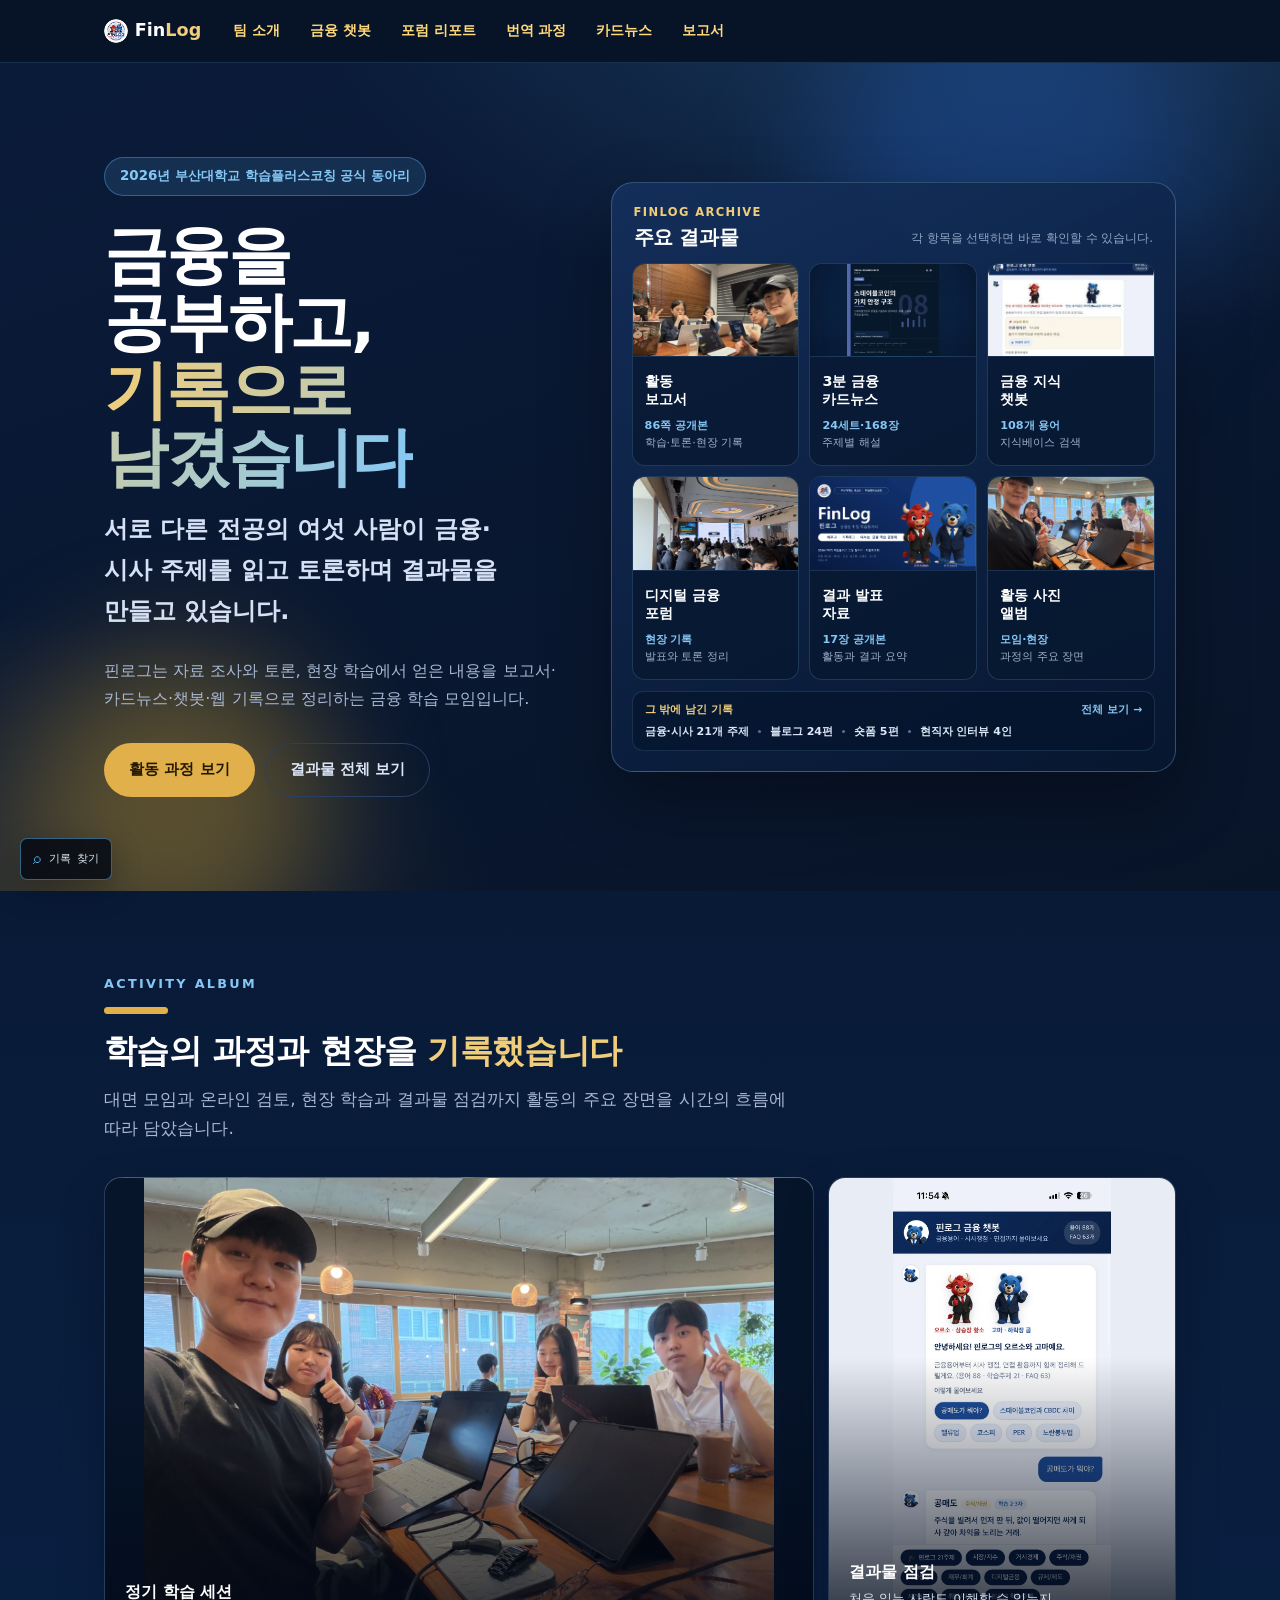
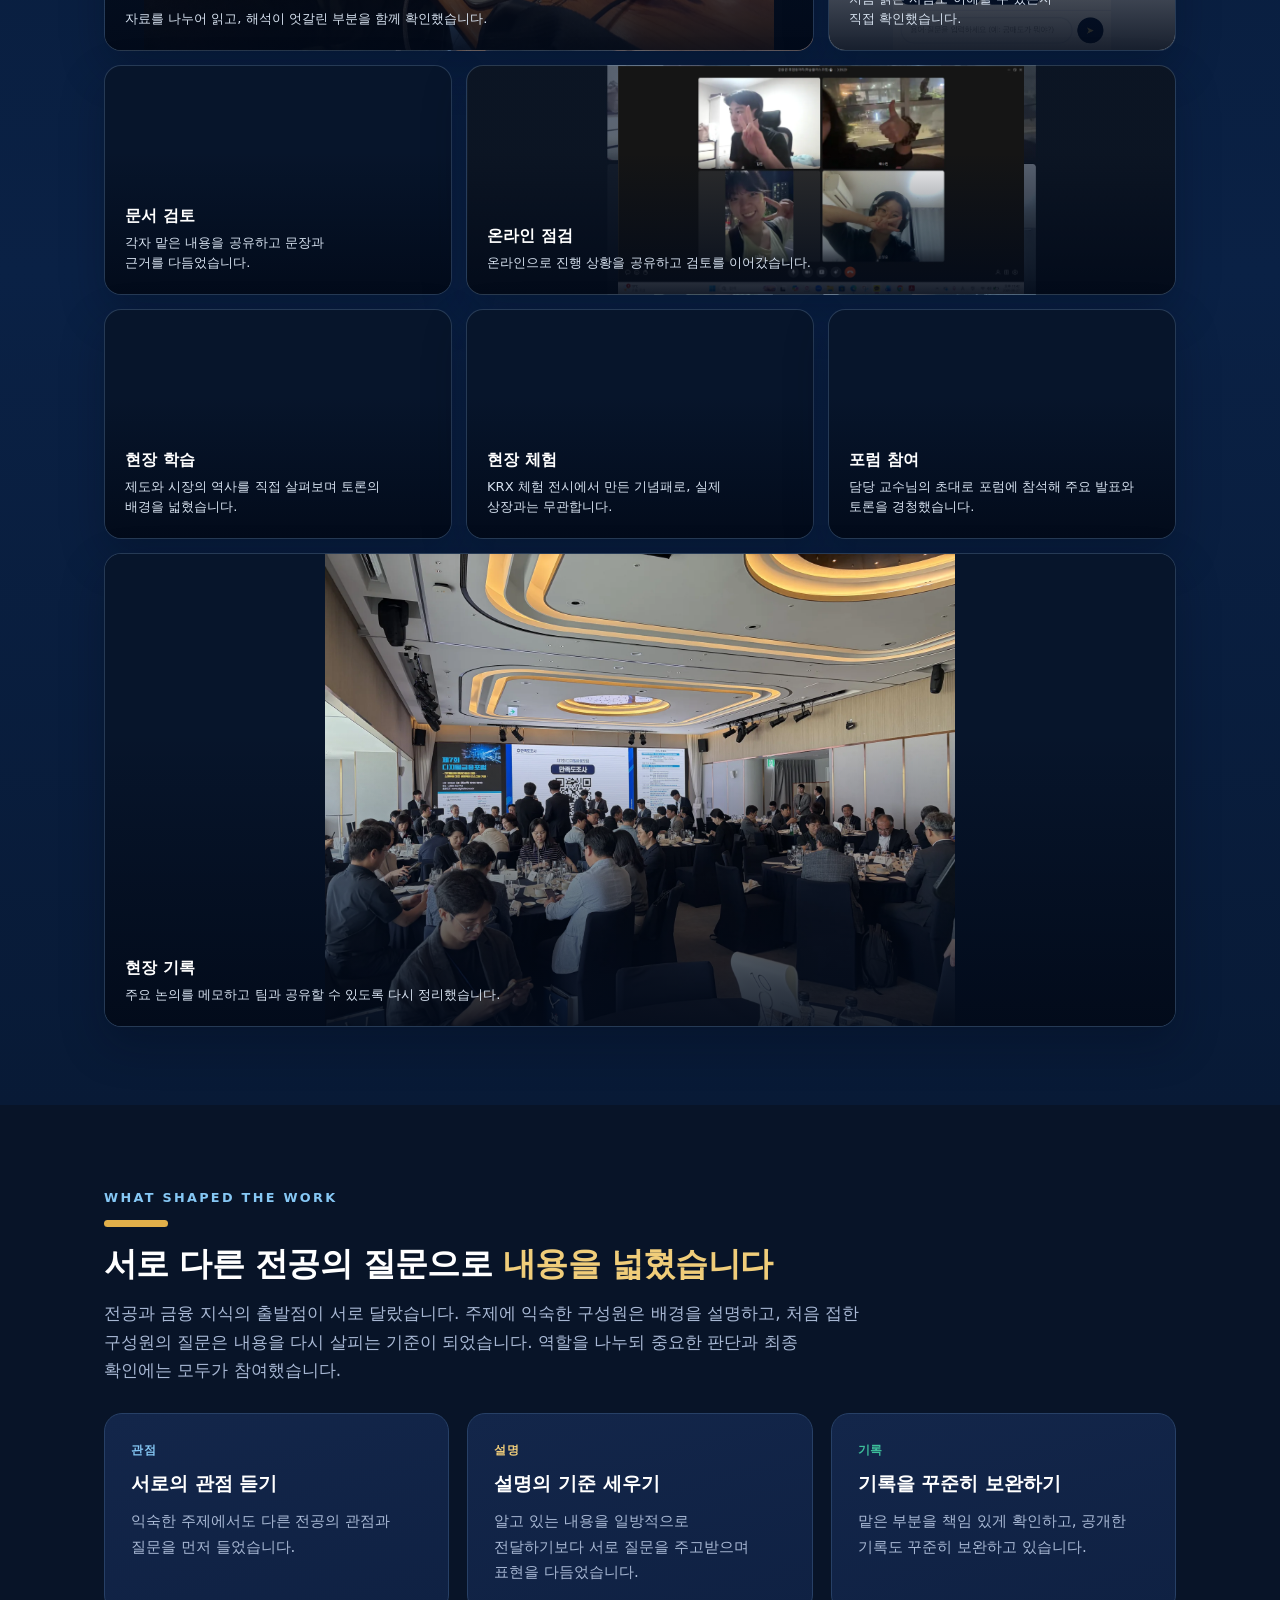
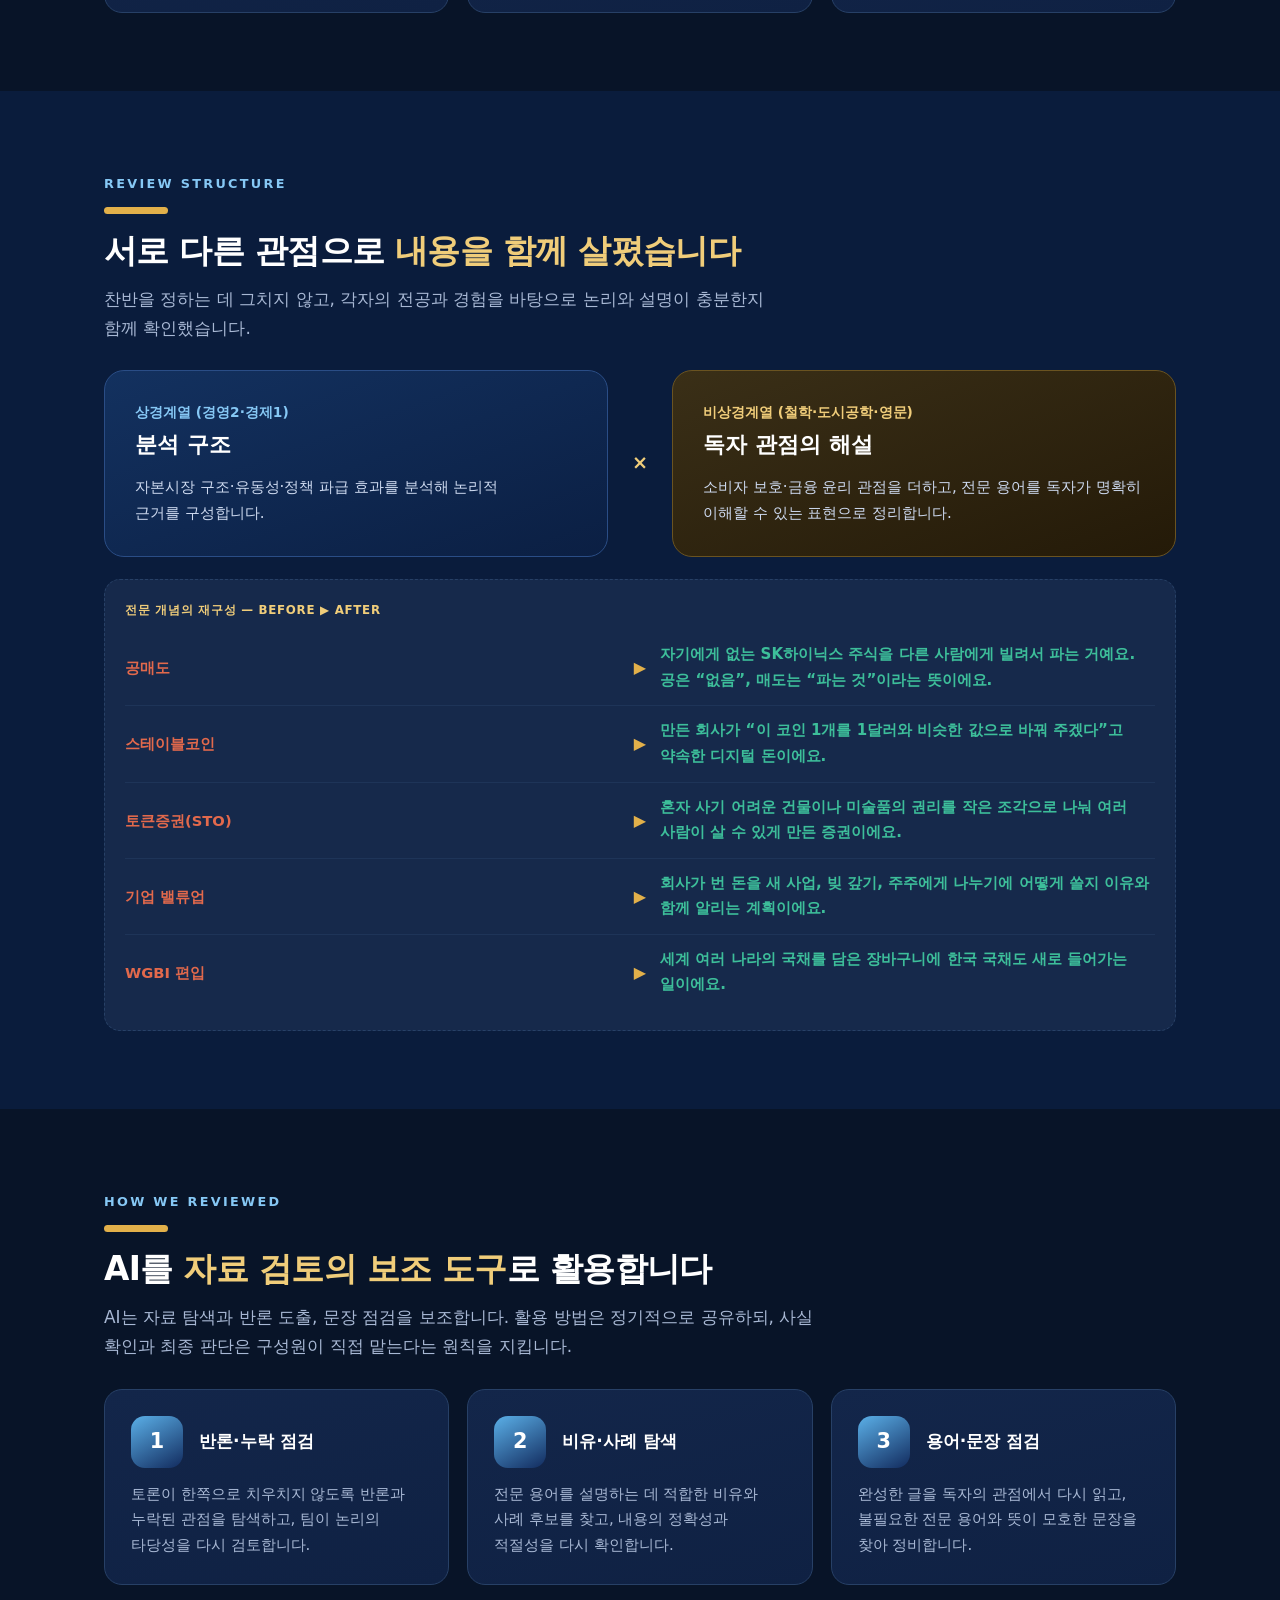
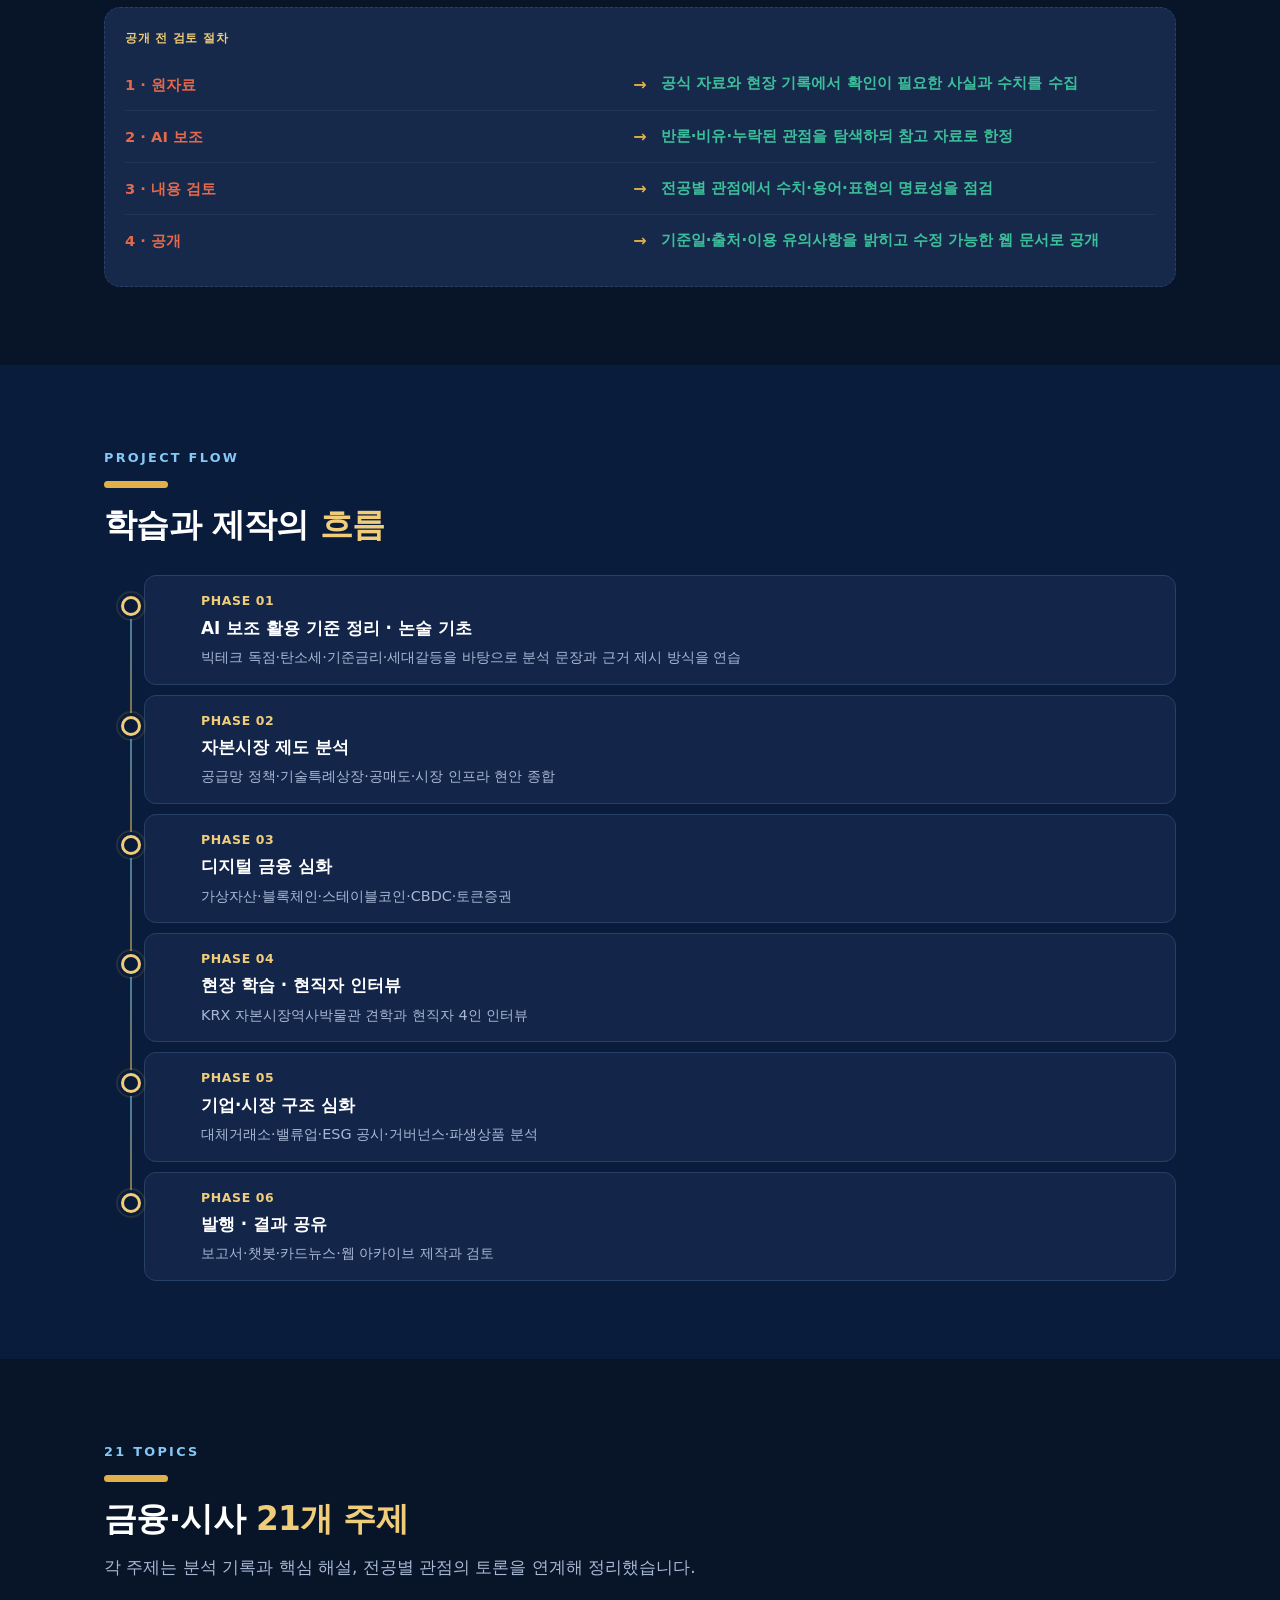
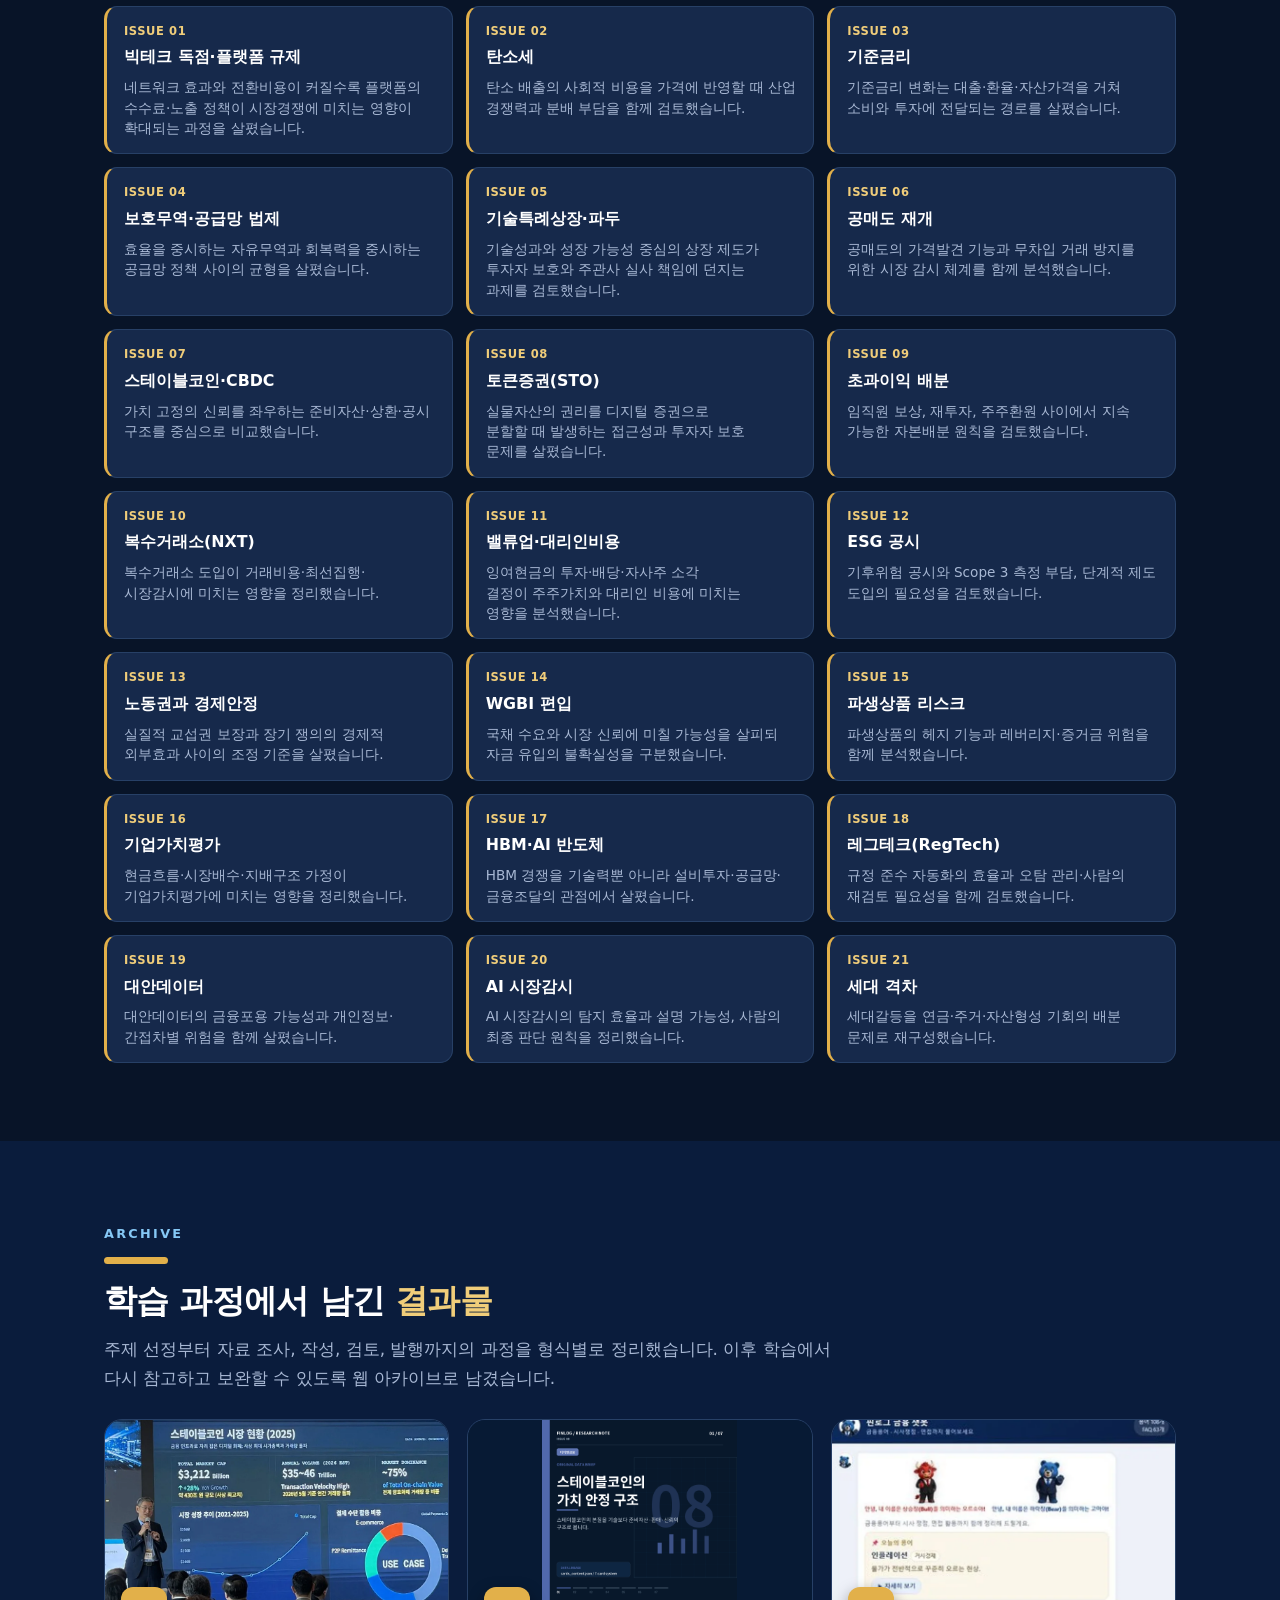
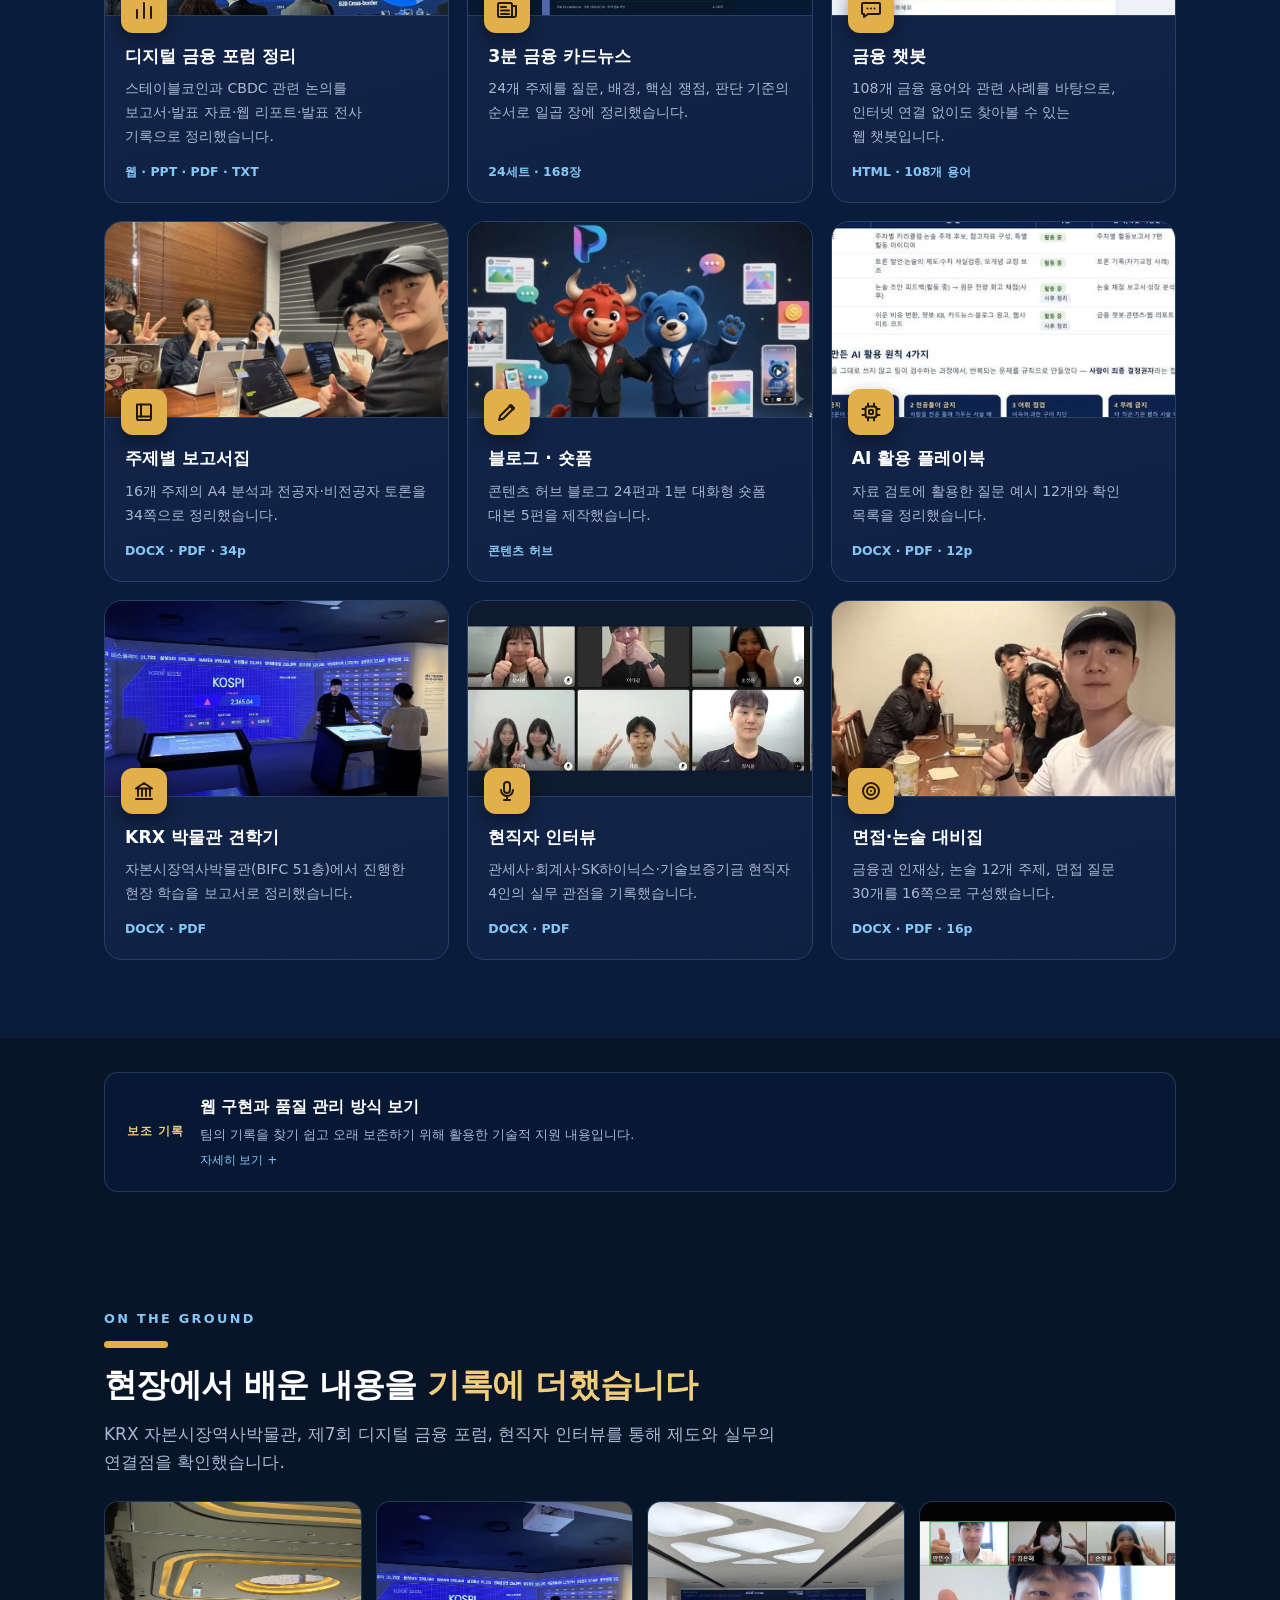
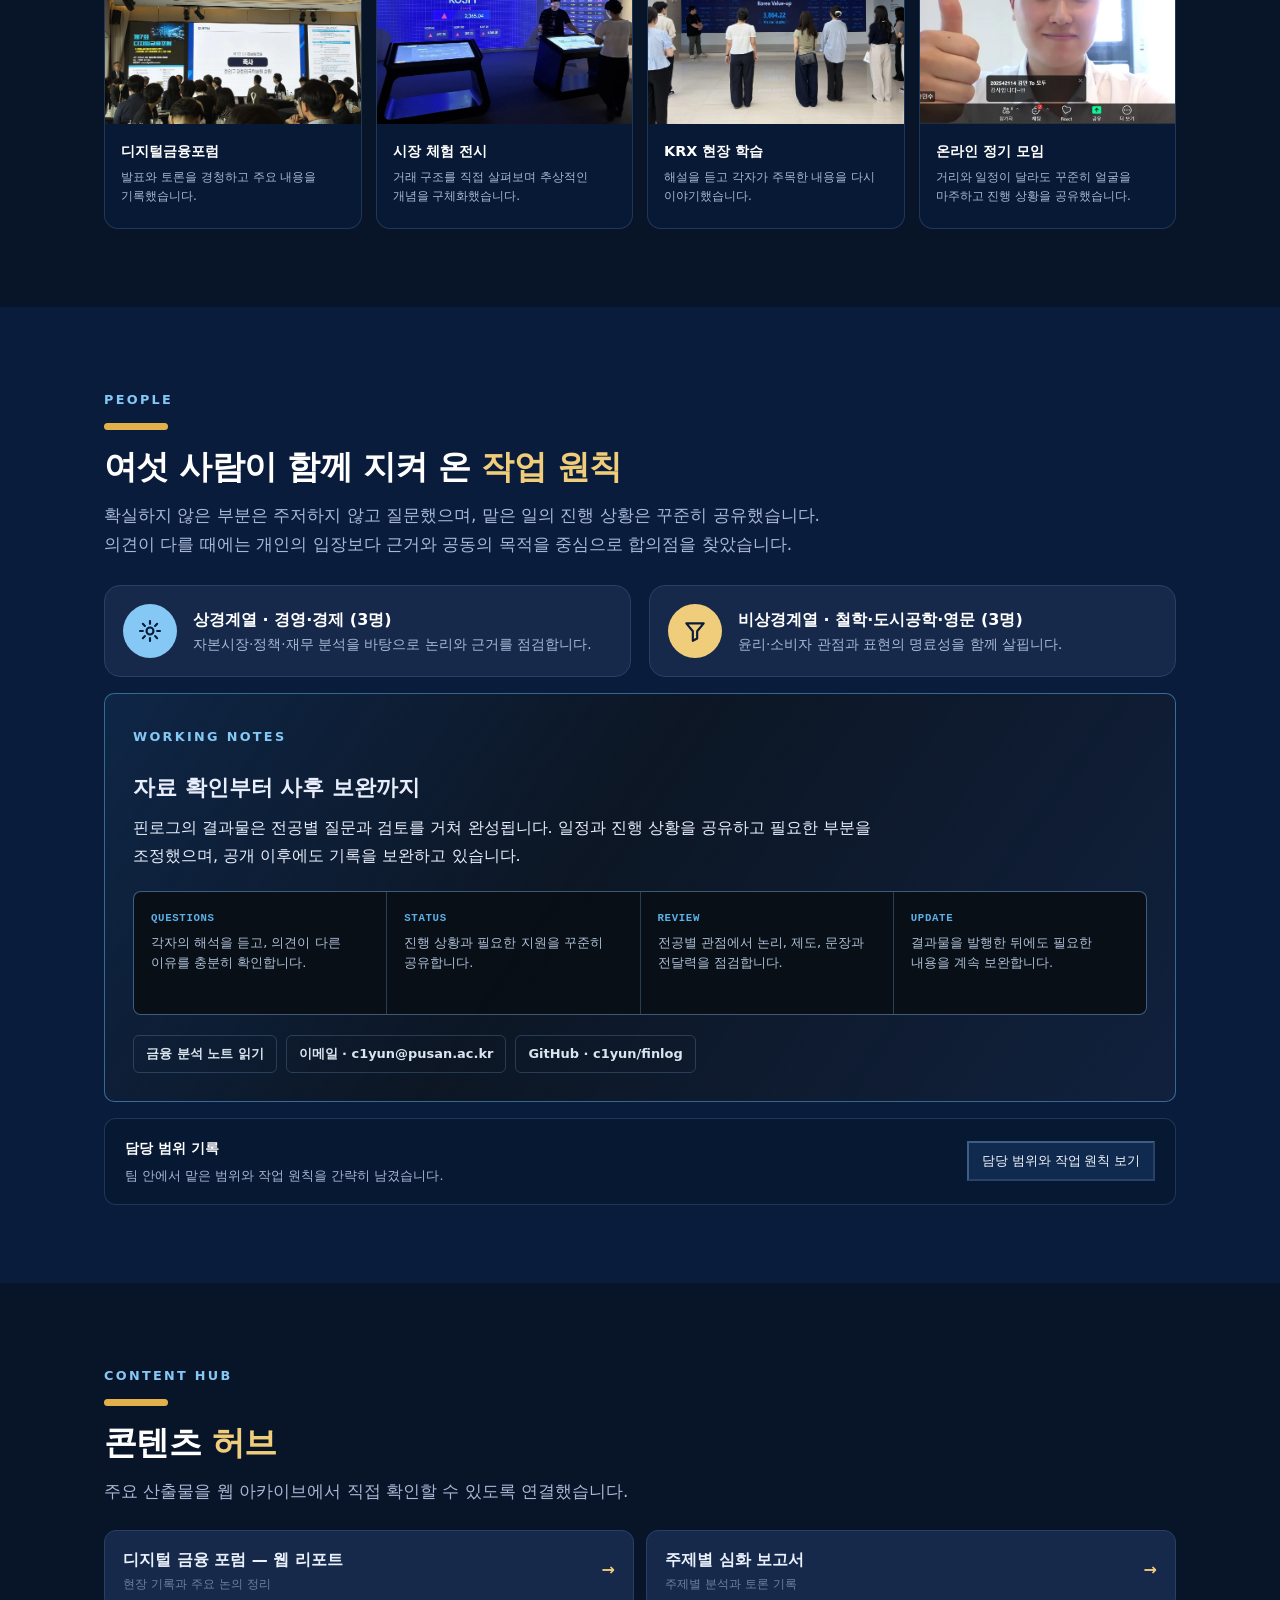
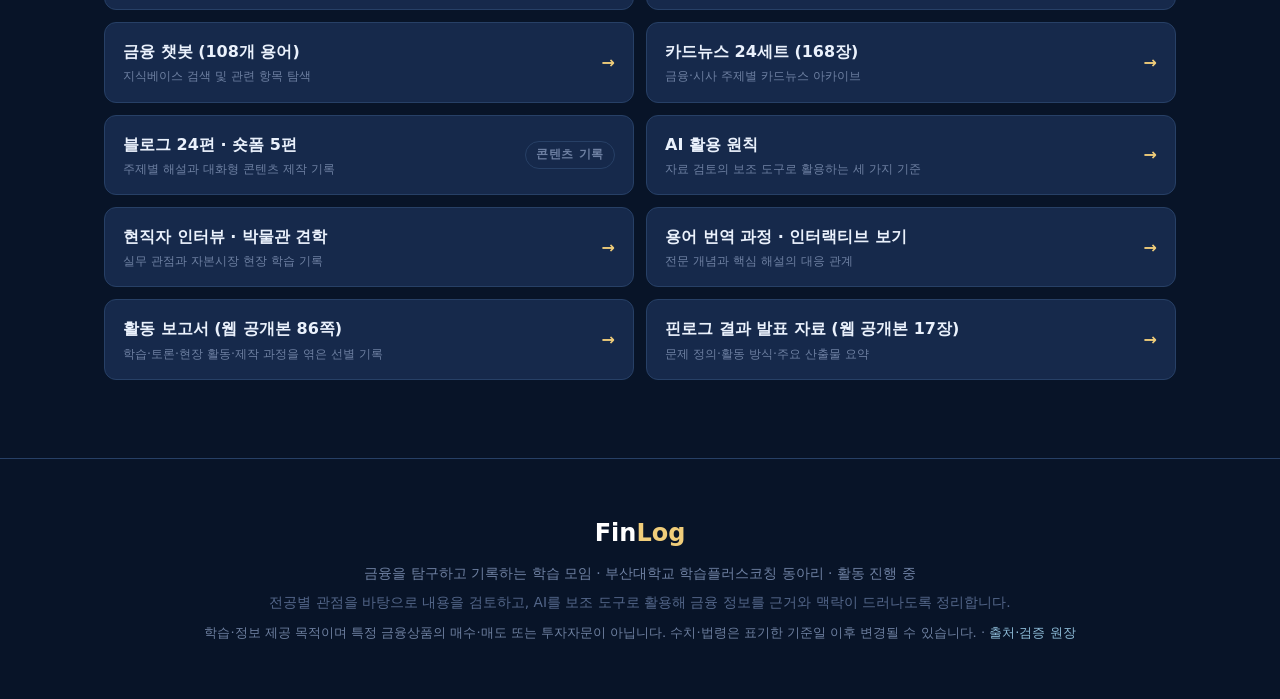
<file: index.html>
<!DOCTYPE html>
<html lang="ko">
<head>
<meta charset="UTF-8"><meta http-equiv="Content-Security-Policy" content="default-src 'self'; script-src 'self' 'unsafe-inline'; style-src 'self' 'unsafe-inline'; img-src 'self' data:; font-src 'self' data:; connect-src 'none'; object-src 'none'; base-uri 'self'; form-action 'none'"><meta name="referrer" content="strict-origin-when-cross-origin"><meta name="description" content="부산대학교 핀로그가 금융 주제를 공부하고 토론하며 남긴 활동 사진과 결과물 기록."><meta property="og:title" content="FinLog — 금융을 읽고 기록한 학습 아카이브"><meta property="og:description" content="서로 다른 전공의 여섯 구성원이 금융 주제를 탐구하며 남긴 과정과 결과물입니다.">
<link rel="icon" href="assets/images/brand/finlog-mark.png">
<meta name="viewport" content="width=device-width, initial-scale=1.0">
<title>FinLog · 금융 학습 아카이브</title>
<link rel="stylesheet" href="assets/site-upgrade.css">
<script defer src="assets/site-upgrade.js"></script>
<style>
:root{
  --navy:#0a1b3a;--navy2:#0d2350;--navy3:#122b5e;--card:#13264a;--card2:#16294b;
  --bd:#274066;--cyan:#5bb0e8;--cyan2:#86c8f5;--gold:#e2b04a;--gold2:#f0cd7a;
  --coral:#e2694c;--teal:#3dbe9a;--purple:#9b86d8;--white:#fff;--gray:#a8b8d4;--grayd:#6e80a2;--bg:#081428;
}
*{margin:0;padding:0;box-sizing:border-box}
html{scroll-behavior:smooth}
body{font-family:'Pretendard','Apple SD Gothic Neo','Malgun Gothic','Segoe UI',system-ui,sans-serif;background:var(--bg);color:#e8eefc;line-height:1.7;-webkit-font-smoothing:antialiased;overflow-x:hidden}
a{color:inherit;text-decoration:none}
.wrap{max-width:1120px;margin:0 auto;padding:0 24px}
section{padding:78px 0;position:relative}
h2{font-size:2.05rem;font-weight:800;letter-spacing:-.02em;color:#fff;line-height:1.2}
h2 .a{color:var(--gold2)}
.eyebrow{display:inline-block;font-size:.8rem;font-weight:800;letter-spacing:.18em;color:var(--cyan2);text-transform:uppercase;margin-bottom:12px}
.lead{color:var(--gray);font-size:1.06rem;max-width:760px;margin-top:14px}
.bar{width:64px;height:7px;border-radius:4px;background:var(--gold);margin-bottom:18px}

/* NAV */
nav{position:sticky;top:0;z-index:80;background:rgba(8,20,40,.98);border-bottom:1px solid rgba(39,64,102,.6)}
nav .wrap{display:flex;align-items:center;height:62px;gap:6px;overflow-x:auto;scrollbar-width:none}
nav .wrap::-webkit-scrollbar{display:none}
nav .logo{font-weight:900;font-size:1.1rem;color:#fff;margin-right:14px;white-space:nowrap}
nav .logo,nav a.l{flex:0 0 auto}
nav .logo b{color:var(--gold2)}
nav a.l{color:#bcccea;font-size:.86rem;font-weight:600;padding:8px 12px;border-radius:9px;white-space:nowrap;transition:.18s}
nav a.l:hover{background:rgba(91,176,232,.16);color:#fff}

/* HERO */
.hero{padding:0;min-height:92vh;display:flex;align-items:center;position:relative;overflow:hidden;
  background:radial-gradient(1200px 600px at 80% -10%,rgba(91,176,232,.22),transparent 60%),radial-gradient(900px 500px at 0% 100%,rgba(226,176,74,.14),transparent 55%),linear-gradient(160deg,#0a1b3a,#081428)}
.hero .glow{position:absolute;border-radius:50%;filter:blur(60px);opacity:.5}
.hero .g1{width:380px;height:380px;background:#1d4e9b;top:-80px;right:6%}
.hero .g2{width:300px;height:300px;background:#9a7b2e;bottom:-60px;left:2%}
.hero .wrap{position:relative;z-index:2;width:100%;padding:80px 24px}
.hero-overview{display:grid;grid-template-columns:minmax(0,.9fr) minmax(540px,1.1fr);gap:44px;align-items:center;width:100%}
.hero-copy{min-width:0}
.htag{display:inline-flex;align-items:center;gap:8px;background:rgba(91,176,232,.14);border:1px solid rgba(91,176,232,.4);color:var(--cyan2);font-weight:700;font-size:.84rem;padding:7px 15px;border-radius:30px}
.hero h1{font-size:clamp(2.25rem,5vw,4.25rem);white-space:normal;text-wrap:balance;font-weight:900;letter-spacing:-.035em;line-height:1.05;margin:26px 0 18px;color:#fff}
.hero h1 .a{background:linear-gradient(100deg,var(--gold2),var(--cyan2));-webkit-background-clip:text;background-clip:text;color:transparent}
.hero .sub{font-size:clamp(1.05rem,2.5vw,1.5rem);color:#d6e1f5;font-weight:600;max-width:720px;margin-top:18px}
.hero .desc{color:var(--gray);max-width:640px;margin-top:26px;font-size:1.02rem}
.cta{display:flex;gap:10px;flex-wrap:wrap;margin-top:30px}
.btn{padding:13px 24px;border-radius:30px;font-weight:700;font-size:.95rem;transition:.2s;cursor:pointer;border:1px solid transparent}
.btn.p{background:var(--gold);color:#241a04}.btn.p:hover{background:var(--gold2)}
.btn.s{background:transparent;border-color:var(--bd);color:#dce6f8}.btn.s:hover{border-color:var(--cyan);color:#fff}
.hero-results{position:relative;overflow:hidden;padding:20px;border:1px solid rgba(134,200,245,.3);border-radius:22px;background:linear-gradient(155deg,rgba(20,47,91,.96),rgba(7,23,48,.98));box-shadow:0 28px 70px rgba(0,0,0,.32)}
.hero-results::after{position:absolute;inset:-30% auto -30% -42%;z-index:3;width:24%;content:"";pointer-events:none;opacity:0;background:linear-gradient(90deg,transparent,rgba(255,255,255,.18),rgba(134,200,245,.24),transparent);filter:blur(2px);transform:skewX(-14deg)}
.hero-results__head{display:flex;align-items:flex-end;justify-content:space-between;gap:16px;margin-bottom:14px;padding:0 2px}
.hero-results__head span{display:block;color:var(--gold2);font-size:.72rem;font-weight:800;letter-spacing:.12em;text-transform:uppercase}
.hero-results__head h2{margin-top:3px;font-size:1.25rem;letter-spacing:-.02em}
.hero-results__head p{color:#91a5c4;font-size:.73rem;white-space:nowrap}
.hero-output-grid{display:grid;grid-template-columns:repeat(3,minmax(0,1fr));gap:10px}
.hero-output{display:grid;grid-template-rows:auto 1fr;min-width:0;min-height:0;overflow:hidden;border:1px solid rgba(134,200,245,.18);border-radius:13px;background:rgba(7,23,48,.74);transition:transform .22s ease,border-color .22s ease,background .22s ease}
.hero-output:hover{transform:translateY(-2px);border-color:rgba(240,205,122,.58);background:rgba(16,43,82,.94)}
.hero-output img{width:100%;height:auto;aspect-ratio:16/9;min-height:0;display:block;object-fit:cover;object-position:center;border-bottom:1px solid rgba(134,200,245,.16);background:#06162e}
.hero-output__media{display:grid;width:100%;aspect-ratio:16/9;place-items:center;overflow:hidden;border-bottom:1px solid rgba(134,200,245,.16)}
.hero-output.hero-output--card .hero-output__media{background:radial-gradient(circle at 50% 45%,#17396b 0,#0b2447 52%,#06162e 100%)}
.hero-output.hero-output--card .hero-output__media img{width:auto;height:100%;aspect-ratio:1/1;object-fit:contain;border:0;background:transparent;box-shadow:0 8px 22px rgba(0,0,0,.3)}
.hero-output__body{display:grid;min-width:0;min-height:108px;grid-template-rows:2.5em auto;align-content:center;padding:11px 12px}
.hero-output__body strong{color:#fff;font-size:.9rem;line-height:1.25}
.hero-output__body small{display:grid;gap:2px;margin-top:6px;color:#9fb1cb;font-size:.7rem;line-height:1.35}
.hero-output__body small span{display:block}
.hero-output__body b{color:var(--cyan2);font-weight:800}
.hero-output:focus-visible,.hero-results__more:focus-visible{outline:3px solid var(--gold2);outline-offset:3px}
.hero-results__more{display:grid;min-width:0;grid-template-columns:minmax(0,1fr) auto;align-items:center;gap:7px 12px;margin-top:11px;padding:11px 12px;border:1px solid rgba(134,200,245,.14);border-radius:11px;color:#aebed3;background:rgba(5,19,41,.56);font-size:.69rem;line-height:1.35;overflow:hidden}
.hero-results__more>span{color:var(--gold2);font-weight:800;white-space:nowrap}
.hero-results__more-list{display:flex;min-width:0;grid-column:1/-1;align-items:center;flex-wrap:wrap;gap:5px 9px;color:#dce7f6!important;font-weight:700!important;white-space:normal!important}
.hero-results__more-list b{color:#dce7f6;font-weight:700;white-space:nowrap}
.hero-results__more-list i{width:3px;height:3px;flex:0 0 auto;border-radius:50%;background:#587194}
.hero-results__more>strong{justify-self:end;color:var(--cyan2);font-size:.68rem;white-space:nowrap}
@keyframes hero-card-sweep{from{opacity:0;transform:translateX(34px) scale(.985)}to{opacity:1;transform:none}}
@keyframes hero-light-pass{0%{left:-42%;opacity:0}14%{opacity:1}72%{opacity:.72}100%{left:126%;opacity:0}}
.lab-is-ready .hero-results::after{animation:hero-light-pass .95s cubic-bezier(.22,.72,.22,1) .12s both}
.lab-is-ready .hero-output{animation:hero-card-sweep .34s cubic-bezier(.2,.76,.25,1) backwards}
.lab-is-ready .hero-output:nth-child(1){animation-delay:.12s}
.lab-is-ready .hero-output:nth-child(2){animation-delay:.19s}
.lab-is-ready .hero-output:nth-child(3){animation-delay:.26s}
.lab-is-ready .hero-output:nth-child(4){animation-delay:.33s}
.lab-is-ready .hero-output:nth-child(5){animation-delay:.4s}
.lab-is-ready .hero-output:nth-child(6){animation-delay:.47s}
.hstats{display:grid;grid-template-columns:repeat(4,1fr);gap:14px;margin-top:56px;max-width:740px}
.hstat .n{font-size:1.9rem;font-weight:900;color:var(--gold2);line-height:1}
.sr-only{position:absolute!important;width:1px!important;height:1px!important;padding:0!important;margin:-1px!important;overflow:hidden!important;clip:rect(0,0,0,0)!important;white-space:nowrap!important;border:0!important}
.hstat .l{font-size:.8rem;color:var(--gray);margin-top:6px}

/* generic cards */
.grid2{display:grid;grid-template-columns:1fr 1fr;gap:20px}
.grid3{display:grid;grid-template-columns:repeat(3,1fr);gap:18px}
.grid4{display:grid;grid-template-columns:repeat(4,1fr);gap:16px}
.card{background:linear-gradient(165deg,var(--card),#0f2143);border:1px solid var(--bd);border-radius:18px;padding:26px;transition:.25s}
.card:hover{transform:translateY(-4px);border-color:rgba(91,176,232,.5);box-shadow:0 18px 44px rgba(0,0,0,.35)}
.tag{font-size:.74rem;font-weight:800;letter-spacing:.06em;text-transform:uppercase}

/* engine vs filter */
.ef{display:grid;grid-template-columns:1fr auto 1fr;gap:0;align-items:stretch;margin-top:28px}
.efc{border-radius:20px;padding:30px}
.eng{background:linear-gradient(160deg,#13315f,#0b1f43);border:1px solid #2a4d86}
.fil{background:linear-gradient(160deg,#3a2f17,#241a08);border:1px solid #6a5320}
.efc h3{font-size:1.4rem;color:#fff;margin-bottom:4px}
.efc .who{font-size:.86rem;font-weight:700}
.eng .who{color:var(--cyan2)}.fil .who{color:var(--gold2)}
.efc p{color:#cdd9ef;font-size:.94rem;margin-top:12px}
.vs{display:flex;align-items:center;justify-content:center;width:64px;font-weight:900;color:var(--gold2);font-size:1.2rem}
.flow{margin-top:22px;background:var(--card2);border:1px dashed var(--bd);border-radius:16px;padding:20px}
.ba{display:grid;grid-template-columns:1fr auto 1fr;gap:14px;align-items:center;padding:12px 0;border-bottom:1px solid rgba(39,64,102,.5)}
.ba:last-child{border-bottom:0}
.ba .term{color:var(--coral);font-weight:700;font-size:.92rem}
.ba .arrow{color:var(--gold);font-weight:900}
.ba .easy{color:var(--teal);font-weight:600;font-size:.94rem}

/* AI tools */
.ai{display:flex;gap:16px;align-items:center}
.ai .num{flex:0 0 52px;height:52px;border-radius:14px;background:linear-gradient(150deg,var(--cyan),var(--navy3));display:flex;align-items:center;justify-content:center;font-weight:900;color:#fff;font-size:1.3rem}
.ai>div:last-child{min-width:0}.ai h3{color:#fff;font-size:1.08rem;line-height:1.35;word-break:keep-all}.ai .k{color:var(--cyan2);font-size:.82rem;font-weight:700}
.ai p{color:var(--gray);font-size:.92rem;margin-top:6px}

/* timeline */
.tl{position:relative;margin-top:30px;padding-left:6px}
.tl::before{content:none}
.tw{position:relative;padding:14px 16px 14px 56px;margin-bottom:10px;margin-left:34px;background:var(--card);border:1px solid var(--bd);border-radius:12px}
.tw:not(:last-child)::before{content:'';position:absolute;left:-15px;top:30px;width:2px;height:calc(100% + 10px);border-radius:999px;background:linear-gradient(180deg,rgba(91,176,232,.65),rgba(226,176,74,.58));z-index:0}
.tw .dot{position:absolute;left:-24px;top:20px;z-index:1;width:20px;height:20px;border-radius:50%;background:var(--navy);border:3px solid var(--gold2);box-shadow:0 0 0 3px #0a1c3c,0 0 0 5px rgba(226,176,74,.12)}
.tw:last-child{margin-bottom:0}
.tw .wk{font-size:.78rem;font-weight:800;color:var(--gold2);letter-spacing:.05em}
.tw h4{color:#fff;font-size:1.05rem;margin:2px 0 3px}
.tw p{color:var(--gray);font-size:.9rem}

/* topics */
.topics{display:flex;flex-wrap:wrap;gap:10px;margin-top:24px}
.topic{background:var(--card2);border:1px solid var(--bd);border-radius:12px;padding:11px 15px;font-size:.9rem;font-weight:600;color:#dce6f8;transition:.2s}
.topic:hover{border-color:var(--cyan);color:#fff;transform:translateY(-2px)}
.topic b{color:var(--gold2);margin-right:6px}

/* deliverables */
.deliv{display:grid;grid-template-columns:repeat(3,1fr);gap:18px;margin-top:26px}
.dcard{background:linear-gradient(165deg,var(--card),#0f2143);border:1px solid var(--bd);border-radius:18px;overflow:hidden;transition:.25s}
.dcard:hover{transform:translateY(-5px);border-color:rgba(91,176,232,.5);box-shadow:0 18px 40px rgba(0,0,0,.4)}
.dcard .ph{height:150px;background:#0a1830 center/cover no-repeat;border-bottom:1px solid var(--bd);position:relative}
.dcard .ic{position:absolute;left:16px;bottom:-18px;width:46px;height:46px;border-radius:12px;background:var(--gold);color:#241a04;display:flex;align-items:center;justify-content:center;font-size:1.3rem;font-weight:900;box-shadow:0 6px 16px rgba(0,0,0,.4)}
.dcard .bd{padding:26px 20px 20px}
.dcard h4{color:#fff;font-size:1.08rem}
.dcard p{color:var(--gray);font-size:.88rem;margin-top:6px}
.dcard .meta{margin-top:12px;font-size:.78rem;color:var(--cyan2);font-weight:700}

/* photos */
.gal{display:grid;grid-template-columns:repeat(4,1fr);gap:12px;margin-top:24px}
.gal img{width:100%;height:175px;object-fit:cover;border-radius:14px;border:1px solid var(--bd);transition:.3s}
.gal img:hover{transform:scale(1.04);border-color:var(--cyan)}

/* stats band */
.band{background:linear-gradient(120deg,#0d2350,#0a1b3a);border-top:1px solid var(--bd);border-bottom:1px solid var(--bd)}
.bstats{display:grid;grid-template-columns:repeat(5,1fr);gap:16px;text-align:center}
.bstat .n{font-size:2.3rem;font-weight:900;color:var(--gold2)}
.bstat .l{color:var(--gray);font-size:.82rem;margin-top:4px}

/* team */
.team{display:grid;grid-template-columns:repeat(2,1fr);gap:18px;margin-top:26px}
.tm{display:flex;gap:16px;align-items:center;background:var(--card2);border:1px solid var(--bd);border-radius:16px;padding:18px}
.tm .av{width:54px;height:54px;border-radius:50%;display:flex;align-items:center;justify-content:center;font-weight:900;font-size:1.2rem;color:#0a1b3a;flex-shrink:0}
.tm h4{color:#fff;font-size:1rem}.tm p{color:var(--gray);font-size:.85rem}

/* hub */
.hub{display:grid;grid-template-columns:repeat(2,1fr);gap:12px;margin-top:24px}
.hl{display:flex;justify-content:space-between;align-items:center;background:var(--card2);border:1px solid var(--bd);border-radius:12px;padding:15px 18px;transition:.2s}
.hl:hover{border-color:var(--cyan);background:#15315c}
.hl .t{font-weight:700;color:#eaf1fc}.hl .f{font-size:.78rem;color:var(--grayd)}
.hl .go{color:var(--gold2);font-weight:800}
a.hl{text-decoration:none;color:inherit}
.hl .tag{color:var(--grayd);font-weight:600;font-size:.72rem;white-space:nowrap;border:1px solid var(--bd);border-radius:999px;padding:3px 10px}

footer{padding:54px 0;text-align:center;border-top:1px solid var(--bd);background:#081428}
footer .lg{font-size:1.5rem;font-weight:900;color:#fff}.footer .lg b{color:var(--gold2)}
footer p{color:var(--grayd);font-size:.86rem;margin-top:8px}

.reveal{opacity:0;transform:translateY(26px);transition:.7s cubic-bezier(.2,.7,.2,1)}
.reveal.in{opacity:1;transform:none}
.thook{display:grid;grid-template-columns:1fr 1fr;gap:13px;margin-top:24px}
.thk{background:var(--card2);border:1px solid var(--bd);border-left:3px solid var(--gold);border-radius:13px;padding:15px 17px;transition:.2s}
.thk:hover{transform:translateY(-3px);border-left-color:var(--cyan);background:#15315c}
.thk .n{font-size:.72rem;font-weight:800;color:var(--gold2);letter-spacing:.05em}
.thk h4{color:#fff;font-size:.99rem;margin:3px 0 6px}
.thk p{color:var(--gray);font-size:.85rem;line-height:1.5}
@media(max-width:860px){.thook{grid-template-columns:1fr}}
@media(max-width:860px){.grid2,.grid3,.grid4,.deliv,.team,.hub,.ef{grid-template-columns:1fr}.ef{display:block}.vs{height:40px}.gal{grid-template-columns:1fr 1fr}.hstats,.bstats{grid-template-columns:1fr 1fr}.ba{grid-template-columns:1fr}.ba .arrow{display:none}}
@media(max-width:980px){
  .hero{min-height:auto}
  .hero .wrap{padding-top:58px;padding-bottom:58px}
  .hero-overview{grid-template-columns:1fr;gap:28px}
  .hero-copy{max-width:760px}
  .hero .desc{margin-top:18px}
  .hero-output-grid{grid-template-columns:repeat(3,minmax(0,1fr))}
  .hero-output{grid-template-columns:1fr}
  .hero-output img{width:100%;height:auto;aspect-ratio:16/9;min-height:0;border-right:0;border-bottom:1px solid rgba(134,200,245,.16)}
  .hero-output__body{min-height:104px}
}
@media(max-width:640px){
  .hero .wrap{padding:42px 18px 38px}
  .hero h1{font-size:clamp(2.2rem,12vw,3.25rem);margin-top:22px}
  .hero .sub{font-size:1rem;line-height:1.55}
  .hero .desc{font-size:.86rem;line-height:1.65}
  .hero .cta{display:grid;grid-template-columns:1fr 1fr;margin-top:22px}
  .hero .btn{padding:11px 14px;text-align:center;font-size:.82rem}
  .hero-results{padding:14px;border-radius:17px}
  .hero-results__head{align-items:flex-start;flex-direction:column;gap:2px;margin-bottom:11px}
  .hero-results__head h2{font-size:1.08rem}
  .hero-results__head p{font-size:.68rem;white-space:normal}
  .hero-output-grid{grid-template-columns:repeat(2,minmax(0,1fr));gap:8px}
  .hero-output img{height:auto;aspect-ratio:16/9}
  .hero-output__body{min-height:98px;padding:9px 10px}
  .hero-output__body strong{font-size:.78rem}
  .hero-output__body small{font-size:.64rem}
  .hero-results__more{gap:6px 8px;padding:9px 10px;font-size:.63rem}
  .hero-results__more>strong{justify-self:end}
  .hero-results__more-list i{display:none}
}
</style>
<style>body{word-break:keep-all;overflow-wrap:break-word}</style>
<meta property="og:type" content="website">
<link rel="canonical" href="https://c1yun.github.io/finlog/"><meta property="og:url" content="https://c1yun.github.io/finlog/">
<meta property="og:image" content="https://c1yun.github.io/finlog/og-v2.png">
<meta property="og:image:width" content="1200"><meta property="og:image:height" content="630">
<meta name="twitter:card" content="summary_large_image">
<meta name="twitter:image" content="https://c1yun.github.io/finlog/og-v2.png">
<link rel="stylesheet" href="assets/finlog-lab.css">
<script defer src="assets/finlog-lab.js"></script>
</head>
<body class="finlog-classic" data-finlog-enhancement-page="index">

<nav><div class="wrap">
  <span class="logo"><img src="assets/images/brand/finlog-mark-small.png" alt="FinLog" style="height:1.35em;width:1.35em;border-radius:50%;vertical-align:middle;margin-right:7px" width="46" height="46" decoding="async">Fin<b>Log</b></span>
  <a class="l" href="team.html" style="color:#ffd97a">팀 소개</a><a class="l" href="chatbot.html" style="color:#ffd97a">금융 챗봇</a><a class="l" href="forum.html" style="color:#ffd97a">포럼 리포트</a><a class="l" href="translator.html" style="color:#ffd97a">번역 과정</a><a class="l" href="cards.html" style="color:#ffd97a">카드뉴스</a><a class="l" href="report.html" style="color:#ffd97a">보고서</a>
  <a class="l" href="#activity-album">활동 앨범</a>
  <a class="l" href="#collab">검토 방식</a>
  <a class="l" href="#ai">AI 활용</a>
  <a class="l" href="#journey">활동 구조</a>
  <a class="l" href="#topics">금융 이슈</a>
  <a class="l" href="#works">산출물</a>
  <a class="l" href="#field">현장</a>
  <a class="l" href="#team">구성</a>
  <a class="l" href="#hub">콘텐츠 허브</a></div></nav>
<main id="main-content">

<header class="hero">
  <div class="glow g1"></div><div class="glow g2"></div>
  <div class="wrap">
    <div class="hero-overview">
      <div class="hero-copy">
        <span class="htag">2026년 부산대학교 학습플러스코칭 공식 동아리</span>
        <h1>금융을 공부하고, <span class="a">기록으로 남겼습니다</span></h1>
        <div class="sub">서로 다른 전공의 여섯 사람이 금융·시사 주제를 읽고 토론하며 결과물을 만들고 있습니다.</div>
        <p class="desc">핀로그는 자료 조사와 토론, 현장 학습에서 얻은 내용을 보고서·카드뉴스·챗봇·웹 기록으로 정리하는 금융 학습 모임입니다.</p>
        <div class="cta">
          <a class="btn p" href="#activity-album">활동 과정 보기</a>
          <a class="btn s" href="#works">결과물 전체 보기</a>
        </div>
      </div>
      <div class="hero-results" aria-label="핀로그 주요 결과물">
        <div class="hero-results__head"><div><span>FinLog archive</span><h2>주요 결과물</h2></div><p>각 항목을 선택하면 바로 확인할 수 있습니다.</p></div>
        <div class="hero-output-grid">
          <a class="hero-output" href="report.html"><img src="assets/images/portfolio/topic-reports.webp" alt="핀로그 구성원들이 함께 보고서를 검토하는 활동 사진" width="820" height="410" style="object-position:center 42%" decoding="async"><span class="hero-output__body"><strong>활동<br>보고서</strong><small><b>86쪽 공개본</b><span>학습·토론·현장 기록</span></small></span></a>
          <a class="hero-output hero-output--card" href="cards.html"><span class="hero-output__media"><img src="cards/stablecoin_01.png" alt="핀로그 스테이블코인 카드뉴스 표지" width="1080" height="1080" decoding="async"></span><span class="hero-output__body"><strong>3분 금융<br>카드뉴스</strong><small><b>24세트·168장</b><span>주제별 해설</span></small></span></a>
          <a class="hero-output" href="chatbot.html"><img src="assets/images/portfolio/finance-chatbot.webp" alt="핀로그 금융 챗봇 화면 미리보기" width="820" height="410" decoding="async"><span class="hero-output__body"><strong>금융 지식<br>챗봇</strong><small><b>108개 용어</b><span>지식베이스 검색</span></small></span></a>
          <a class="hero-output" href="forum.html"><img src="assets/images/forum/opening-room-wide.webp" alt="디지털 금융 포럼 발표와 토론이 진행된 현장" width="1800" height="1350" style="object-position:center 44%" decoding="async"><span class="hero-output__body"><strong>디지털 금융<br>포럼</strong><small><b>현장 기록</b><span>발표와 토론 정리</span></small></span></a>
          <a class="hero-output" href="deck.html"><img src="docs/deck/d001.jpg" alt="핀로그 결과 발표 자료 표지" width="1441" height="810" decoding="async"><span class="hero-output__body"><strong>결과 발표<br>자료</strong><small><b>17장 공개본</b><span>활동과 결과 요약</span></small></span></a>
          <a class="hero-output" href="#activity-album"><img src="assets/images/activity/team-session-cafe.webp" alt="핀로그 구성원들이 카페에서 노트북과 태블릿을 펼쳐 놓고 함께 작업한 모습" width="1800" height="1350" style="object-position:center 43%" decoding="async"><span class="hero-output__body"><strong>활동 사진<br>앨범</strong><small><b>모임·현장</b><span>과정의 주요 장면</span></small></span></a>
        </div>
        <a class="hero-results__more" href="#works"><span>그 밖에 남긴 기록</span><strong>전체 보기 →</strong><span class="hero-results__more-list"><b>금융·시사 21개 주제</b><i></i><b>블로그 24편</b><i></i><b>숏폼 5편</b><i></i><b>현직자 인터뷰 4인</b></span></a>
      </div>
    </div>
  </div>
</header>

<section id="activity-album" class="activity-album"><div class="wrap reveal">
  <span class="eyebrow">Activity album</span>
  <div class="bar"></div>
  <h2>학습의 과정과 현장을 <span class="a">기록했습니다</span></h2>
  <p class="lead">대면 모임과 온라인 검토, 현장 학습과 결과물 점검까지 활동의 주요 장면을 시간의 흐름에 따라 담았습니다.</p>
  <div class="album-grid">
    <figure class="album-shot album-shot--hero">
      <img src="assets/images/activity/team-session-cafe.webp" alt="카페 테이블에 노트북과 태블릿을 펼쳐 두고 함께 학습하는 핀로그 구성원들" width="1800" height="1350" decoding="async">
      <figcaption><b>정기 학습 세션</b><span>자료를 나누어 읽고, 해석이 엇갈린 부분을 함께 확인했습니다.</span></figcaption>
    </figure>
    <figure class="album-shot album-shot--portrait">
      <img src="assets/images/activity/chatbot-qa.webp" alt="스마트폰 화면에서 금융 챗봇의 공매도 설명을 점검하는 모습" width="828" height="1800" loading="lazy" decoding="async">
      <figcaption><b>결과물 점검</b><span>처음 읽는 사람도 이해할 수 있는지 직접 확인했습니다.</span></figcaption>
    </figure>
    <figure class="album-shot">
      <img src="assets/images/activity/team-session-review.webp" alt="노트북과 태블릿으로 공동 문서를 검토하는 핀로그 구성원들" width="1800" height="1350" loading="lazy" decoding="async">
      <figcaption><b>문서 검토</b><span>각자 맡은 내용을 공유하고 문장과 근거를 다듬었습니다.</span></figcaption>
    </figure>
    <figure class="album-shot album-shot--wide">
      <img src="assets/images/activity/remote-review.webp" alt="온라인 회의에서 화면을 켜고 의견을 나누는 핀로그 구성원들" width="1800" height="1011" loading="lazy" decoding="async">
      <figcaption><b>온라인 점검</b><span>온라인으로 진행 상황을 공유하고 검토를 이어갔습니다.</span></figcaption>
    </figure>
    <figure class="album-shot">
      <img src="assets/images/activity/krx-history-exhibit.webp" alt="자본시장역사박물관에서 증권시장의 역사를 살펴본 전시 공간" width="1800" height="1350" loading="lazy" decoding="async">
      <figcaption><b>현장 학습</b><span>제도와 시장의 역사를 직접 살펴보며 토론의 배경을 넓혔습니다.</span></figcaption>
    </figure>
    <figure class="album-shot">
      <img src="assets/images/activity/krx-listing-plaque.webp" alt="한국거래소 체험 전시에서 핀로그 이름으로 만든 상장기념패" width="1800" height="1350" loading="lazy" decoding="async">
      <figcaption><b>현장 체험</b><span>KRX 체험 전시에서 만든 기념패로, 실제 상장과는 무관합니다.</span></figcaption>
    </figure>
    <figure class="album-shot">
      <img src="assets/images/forum/attendee-place-card.webp" alt="제7회 디지털금융포럼 참가 좌석에 놓인 정시윤 이름표와 행사 자료" width="1350" height="1800" loading="lazy" decoding="async">
      <figcaption><b>포럼 참여</b><span>담당 교수님의 초대로 포럼에 참석해 주요 발표와 토론을 경청했습니다.</span></figcaption>
    </figure>
    <figure class="album-shot album-shot--full">
      <img src="assets/images/forum/participant-survey.webp" alt="제7회 디지털금융포럼 세션을 마친 뒤 참가자들이 대화를 나누는 행사장 전경" width="1800" height="1350" loading="lazy" decoding="async">
      <figcaption><b>현장 기록</b><span>주요 논의를 메모하고 팀과 공유할 수 있도록 다시 정리했습니다.</span></figcaption>
    </figure>
  </div>
</div></section>

<section id="about"><div class="wrap reveal">
  <span class="eyebrow">What shaped the work</span>
  <div class="bar"></div>
  <h2>서로 다른 전공의 질문으로 <span class="a">내용을 넓혔습니다</span></h2>
  <p class="lead">전공과 금융 지식의 출발점이 서로 달랐습니다. 주제에 익숙한 구성원은 배경을 설명하고, 처음 접한 구성원의 질문은 내용을 다시 살피는 기준이 되었습니다. 역할을 나누되 중요한 판단과 최종 확인에는 모두가 참여했습니다.</p>
  <div class="grid3" style="margin-top:28px">
    <div class="card"><div class="tag" style="color:var(--cyan2)">관점</div><h3 style="color:#fff;margin:8px 0;font-size:1.2rem">서로의 관점 듣기</h3><p style="color:var(--gray);font-size:.94rem">익숙한 주제에서도 다른 전공의 관점과 질문을 먼저 들었습니다.</p></div>
    <div class="card"><div class="tag" style="color:var(--gold2)">설명</div><h3 style="color:#fff;margin:8px 0;font-size:1.2rem">설명의 기준 세우기</h3><p style="color:var(--gray);font-size:.94rem">알고 있는 내용을 일방적으로 전달하기보다 서로 질문을 주고받으며 표현을 다듬었습니다.</p></div>
    <div class="card"><div class="tag" style="color:var(--teal)">기록</div><h3 style="color:#fff;margin:8px 0;font-size:1.2rem">기록을 꾸준히 보완하기</h3><p style="color:var(--gray);font-size:.94rem">맡은 부분을 책임 있게 확인하고, 공개한 기록도 꾸준히 보완하고 있습니다.</p></div>
  </div>
</div></section>

<section id="collab" style="background:#0a1c3c"><div class="wrap reveal">
  <span class="eyebrow">Review structure</span>
  <div class="bar"></div>
  <h2>서로 다른 관점으로 <span class="a">내용을 함께 살폈습니다</span></h2>
  <p class="lead">찬반을 정하는 데 그치지 않고, 각자의 전공과 경험을 바탕으로 논리와 설명이 충분한지 함께 확인했습니다.</p>
  <div class="ef">
      <div class="efc eng"><div class="who">상경계열 (경영2·경제1)</div><h3>분석 구조</h3><p>자본시장 구조·유동성·정책 파급 효과를 분석해 논리적 근거를 구성합니다.</p></div>
    <div class="vs">×</div>
      <div class="efc fil"><div class="who">비상경계열 (철학·도시공학·영문)</div><h3>독자 관점의 해설</h3><p>소비자 보호·금융 윤리 관점을 더하고, 전문 용어를 독자가 명확히 이해할 수 있는 표현으로 정리합니다.</p></div>
  </div>
  <div class="flow">
    <div class="tag" style="color:var(--gold2);margin-bottom:10px">전문 개념의 재구성 — Before ▶ After</div>
    <div class="ba"><span class="term">공매도</span><span class="arrow">▶</span><span class="easy">자기에게 없는 SK하이닉스 주식을 다른 사람에게 빌려서 파는 거예요. 공은 “없음”, 매도는 “파는 것”이라는 뜻이에요.</span></div>
    <div class="ba"><span class="term">스테이블코인</span><span class="arrow">▶</span><span class="easy">만든 회사가 “이 코인 1개를 1달러와 비슷한 값으로 바꿔 주겠다”고 약속한 디지털 돈이에요.</span></div>
    <div class="ba"><span class="term">토큰증권(STO)</span><span class="arrow">▶</span><span class="easy">혼자 사기 어려운 건물이나 미술품의 권리를 작은 조각으로 나눠 여러 사람이 살 수 있게 만든 증권이에요.</span></div>
    <div class="ba"><span class="term">기업 밸류업</span><span class="arrow">▶</span><span class="easy">회사가 번 돈을 새 사업, 빚 갚기, 주주에게 나누기에 어떻게 쓸지 이유와 함께 알리는 계획이에요.</span></div>
    <div class="ba"><span class="term">WGBI 편입</span><span class="arrow">▶</span><span class="easy">세계 여러 나라의 국채를 담은 장바구니에 한국 국채도 새로 들어가는 일이에요.</span></div>
  </div>
</div></section>

<section id="ai"><div class="wrap reveal">
  <span class="eyebrow">How we reviewed</span>
  <div class="bar"></div>
  <h2>AI를 <span class="a">자료 검토의 보조 도구</span>로 활용합니다</h2>
  <p class="lead">AI는 자료 탐색과 반론 도출, 문장 점검을 보조합니다. 활용 방법은 정기적으로 공유하되, 사실 확인과 최종 판단은 구성원이 직접 맡는다는 원칙을 지킵니다.</p>
  <div class="grid3" style="margin-top:28px">
    <div class="card"><div class="ai"><div class="num">1</div><div><h3>반론·누락 점검</h3></div></div><p style="color:var(--gray);font-size:.94rem;margin-top:14px">토론이 한쪽으로 치우치지 않도록 반론과 누락된 관점을 탐색하고, 팀이 논리의 타당성을 다시 검토합니다.</p></div>
    <div class="card"><div class="ai"><div class="num">2</div><div><h3>비유·사례 탐색</h3></div></div><p style="color:var(--gray);font-size:.94rem;margin-top:14px">전문 용어를 설명하는 데 적합한 비유와 사례 후보를 찾고, 내용의 정확성과 적절성을 다시 확인합니다.</p></div>
    <div class="card"><div class="ai"><div class="num">3</div><div><h3>용어·문장 점검</h3></div></div><p style="color:var(--gray);font-size:.94rem;margin-top:14px">완성한 글을 독자의 관점에서 다시 읽고, 불필요한 전문 용어와 뜻이 모호한 문장을 찾아 정비합니다.</p></div>
  </div>
  <div class="flow" style="margin-top:22px">
    <div class="tag" style="color:var(--gold2);margin-bottom:10px">공개 전 검토 절차</div>
    <div class="ba"><span class="term">1 · 원자료</span><span class="arrow">→</span><span class="easy">공식 자료와 현장 기록에서 확인이 필요한 사실과 수치를 수집</span></div>
    <div class="ba"><span class="term">2 · AI 보조</span><span class="arrow">→</span><span class="easy">반론·비유·누락된 관점을 탐색하되 참고 자료로 한정</span></div>
    <div class="ba"><span class="term">3 · 내용 검토</span><span class="arrow">→</span><span class="easy">전공별 관점에서 수치·용어·표현의 명료성을 점검</span></div>
    <div class="ba"><span class="term">4 · 공개</span><span class="arrow">→</span><span class="easy">기준일·출처·이용 유의사항을 밝히고 수정 가능한 웹 문서로 공개</span></div>
  </div>
</div></section>

<section id="journey" style="background:#0a1c3c"><div class="wrap reveal">
  <span class="eyebrow">PROJECT FLOW</span>
  <div class="bar"></div>
  <h2>학습과 제작의 <span class="a">흐름</span></h2>
  <h3 class="sr-only">단계별 활동</h3>
  <div class="tl">
    <div class="tw"><div class="dot"></div><div class="wk">PHASE 01</div><h4>AI 보조 활용 기준 정리 · 논술 기초</h4><p>빅테크 독점·탄소세·기준금리·세대갈등을 바탕으로 분석 문장과 근거 제시 방식을 연습</p></div>
    <div class="tw"><div class="dot"></div><div class="wk">PHASE 02</div><h4>자본시장 제도 분석</h4><p>공급망 정책·기술특례상장·공매도·시장 인프라 현안 종합</p></div>
    <div class="tw"><div class="dot"></div><div class="wk">PHASE 03</div><h4>디지털 금융 심화</h4><p>가상자산·블록체인·스테이블코인·CBDC·토큰증권</p></div>
    <div class="tw"><div class="dot"></div><div class="wk">PHASE 04</div><h4>현장 학습 · 현직자 인터뷰</h4><p>KRX 자본시장역사박물관 견학과 현직자 4인 인터뷰</p></div>
    <div class="tw"><div class="dot"></div><div class="wk">PHASE 05</div><h4>기업·시장 구조 심화</h4><p>대체거래소·밸류업·ESG 공시·거버넌스·파생상품 분석</p></div>
    <div class="tw"><div class="dot"></div><div class="wk">PHASE 06</div><h4>발행 · 결과 공유</h4><p>보고서·챗봇·카드뉴스·웹 아카이브 제작과 검토</p></div>
  </div>
</div></section>

<section id="topics"><div class="wrap reveal">
  <span class="eyebrow">21 Topics</span>
  <div class="bar"></div>
  <h2>금융·시사 <span class="a">21개 주제</span></h2>
  <p class="lead">각 주제는 분석 기록과 핵심 해설, 전공별 관점의 토론을 연계해 정리했습니다.</p>
  <h3 class="sr-only">살펴본 주제 목록</h3>
  <div class="thook"><div class="thk"><div class="n">ISSUE 01</div><h4>빅테크 독점·플랫폼 규제</h4><p>네트워크 효과와 전환비용이 커질수록 플랫폼의 수수료·노출 정책이 시장경쟁에 미치는 영향이 확대되는 과정을 살폈습니다.</p></div><div class="thk"><div class="n">ISSUE 02</div><h4>탄소세</h4><p>탄소 배출의 사회적 비용을 가격에 반영할 때 산업 경쟁력과 분배 부담을 함께 검토했습니다.</p></div><div class="thk"><div class="n">ISSUE 03</div><h4>기준금리</h4><p>기준금리 변화는 대출·환율·자산가격을 거쳐 소비와 투자에 전달되는 경로를 살폈습니다.</p></div><div class="thk"><div class="n">ISSUE 04</div><h4>보호무역·공급망 법제</h4><p>효율을 중시하는 자유무역과 회복력을 중시하는 공급망 정책 사이의 균형을 살폈습니다.</p></div><div class="thk"><div class="n">ISSUE 05</div><h4>기술특례상장·파두</h4><p>기술성과와 성장 가능성 중심의 상장 제도가 투자자 보호와 주관사 실사 책임에 던지는 과제를 검토했습니다.</p></div><div class="thk"><div class="n">ISSUE 06</div><h4>공매도 재개</h4><p>공매도의 가격발견 기능과 무차입 거래 방지를 위한 시장 감시 체계를 함께 분석했습니다.</p></div><div class="thk"><div class="n">ISSUE 07</div><h4>스테이블코인·CBDC</h4><p>가치 고정의 신뢰를 좌우하는 준비자산·상환·공시 구조를 중심으로 비교했습니다.</p></div><div class="thk"><div class="n">ISSUE 08</div><h4>토큰증권(STO)</h4><p>실물자산의 권리를 디지털 증권으로 분할할 때 발생하는 접근성과 투자자 보호 문제를 살폈습니다.</p></div><div class="thk"><div class="n">ISSUE 09</div><h4>초과이익 배분</h4><p>임직원 보상, 재투자, 주주환원 사이에서 지속 가능한 자본배분 원칙을 검토했습니다.</p></div><div class="thk"><div class="n">ISSUE 10</div><h4>복수거래소(NXT)</h4><p>복수거래소 도입이 거래비용·최선집행·시장감시에 미치는 영향을 정리했습니다.</p></div><div class="thk"><div class="n">ISSUE 11</div><h4>밸류업·대리인비용</h4><p>잉여현금의 투자·배당·자사주 소각 결정이 주주가치와 대리인 비용에 미치는 영향을 분석했습니다.</p></div><div class="thk"><div class="n">ISSUE 12</div><h4>ESG 공시</h4><p>기후위험 공시와 Scope 3 측정 부담, 단계적 제도 도입의 필요성을 검토했습니다.</p></div><div class="thk"><div class="n">ISSUE 13</div><h4>노동권과 경제안정</h4><p>실질적 교섭권 보장과 장기 쟁의의 경제적 외부효과 사이의 조정 기준을 살폈습니다.</p></div><div class="thk"><div class="n">ISSUE 14</div><h4>WGBI 편입</h4><p>국채 수요와 시장 신뢰에 미칠 가능성을 살피되 자금 유입의 불확실성을 구분했습니다.</p></div><div class="thk"><div class="n">ISSUE 15</div><h4>파생상품 리스크</h4><p>파생상품의 헤지 기능과 레버리지·증거금 위험을 함께 분석했습니다.</p></div><div class="thk"><div class="n">ISSUE 16</div><h4>기업가치평가</h4><p>현금흐름·시장배수·지배구조 가정이 기업가치평가에 미치는 영향을 정리했습니다.</p></div><div class="thk"><div class="n">ISSUE 17</div><h4>HBM·AI 반도체</h4><p>HBM 경쟁을 기술력뿐 아니라 설비투자·공급망·금융조달의 관점에서 살폈습니다.</p></div><div class="thk"><div class="n">ISSUE 18</div><h4>레그테크(RegTech)</h4><p>규정 준수 자동화의 효율과 오탐 관리·사람의 재검토 필요성을 함께 검토했습니다.</p></div><div class="thk"><div class="n">ISSUE 19</div><h4>대안데이터</h4><p>대안데이터의 금융포용 가능성과 개인정보·간접차별 위험을 함께 살폈습니다.</p></div><div class="thk"><div class="n">ISSUE 20</div><h4>AI 시장감시</h4><p>AI 시장감시의 탐지 효율과 설명 가능성, 사람의 최종 판단 원칙을 정리했습니다.</p></div><div class="thk"><div class="n">ISSUE 21</div><h4>세대 격차</h4><p>세대갈등을 연금·주거·자산형성 기회의 배분 문제로 재구성했습니다.</p></div></div></div></section>

<section id="works" style="background:#0a1c3c"><div class="wrap reveal">
  <span class="eyebrow">Archive</span>
  <div class="bar"></div>
  <h2>학습 과정에서 남긴 <span class="a">결과물</span></h2>
  <p class="lead">주제 선정부터 자료 조사, 작성, 검토, 발행까지의 과정을 형식별로 정리했습니다. 이후 학습에서 다시 참고하고 보완할 수 있도록 웹 아카이브로 남겼습니다.</p>
  <h3 class="sr-only">결과물 목록</h3>
  <div class="deliv">
    <a class="dcard" href="forum.html"><div class="ph" style="background-image:url('assets/images/portfolio/digital-finance-forum.webp');background-size:cover;background-position:25% 42%"><div class="ic"><svg viewBox="0 0 24 24" width="24" height="24" fill="none" stroke="currentColor" stroke-width="2" stroke-linecap="round" stroke-linejoin="round" aria-hidden="true"><line x1="5" y1="20" x2="5" y2="12"/><line x1="12" y1="20" x2="12" y2="5"/><line x1="19" y1="20" x2="19" y2="9"/></svg></div></div><div class="bd"><h4>디지털 금융 포럼 정리</h4><p>스테이블코인과 CBDC 관련 논의를 보고서·발표 자료·웹 리포트·발표 전사 기록으로 정리했습니다.</p><div class="meta">웹 · PPT · PDF · TXT</div></div></a>
    <a class="dcard" href="cards.html"><div class="ph" style="background-image:url('cards/stablecoin_01.png');background-size:contain;background-repeat:no-repeat;background-color:#071a34;background-position:center"><div class="ic"><svg viewBox="0 0 24 24" width="24" height="24" fill="none" stroke="currentColor" stroke-width="2" stroke-linecap="round" stroke-linejoin="round" aria-hidden="true"><rect x="3" y="5" width="14" height="14" rx="1.5"/><path d="M17 8h4v9a2 2 0 0 1-2 2H6"/><line x1="6" y1="9" x2="11" y2="9"/><line x1="6" y1="12.5" x2="14" y2="12.5"/><line x1="6" y1="16" x2="14" y2="16"/></svg></div></div><div class="bd"><h4>3분 금융 카드뉴스</h4><p>24개 주제를 질문, 배경, 핵심 쟁점, 판단 기준의 순서로 일곱 장에 정리했습니다.</p><div class="meta">24세트 · 168장</div></div></a>
    <a class="dcard" href="chatbot.html"><div class="ph" style="background-image:url('assets/images/portfolio/finance-chatbot.webp');background-size:cover;background-position:center"><div class="ic"><svg viewBox="0 0 24 24" width="24" height="24" fill="none" stroke="currentColor" stroke-width="2" stroke-linecap="round" stroke-linejoin="round" aria-hidden="true"><path d="M4 5h16a1 1 0 0 1 1 1v9a1 1 0 0 1-1 1H9l-4 3v-3H4a1 1 0 0 1-1-1V6a1 1 0 0 1 1-1z"/><circle cx="8.5" cy="10.5" r="1" fill="currentColor" stroke="none"/><circle cx="12" cy="10.5" r="1" fill="currentColor" stroke="none"/><circle cx="15.5" cy="10.5" r="1" fill="currentColor" stroke="none"/></svg></div></div><div class="bd"><h4>금융 챗봇</h4><p>108개 금융 용어와 관련 사례를 바탕으로, 인터넷 연결 없이도 찾아볼 수 있는 웹 챗봇입니다.</p><div class="meta">HTML · 108개 용어</div></div></a>
    <a class="dcard" href="report.html"><div class="ph" style="background-image:url('assets/images/portfolio/topic-reports.webp');background-size:cover;background-position:center"><div class="ic"><svg viewBox="0 0 24 24" width="24" height="24" fill="none" stroke="currentColor" stroke-width="2" stroke-linecap="round" stroke-linejoin="round" aria-hidden="true"><path d="M5 4.5h13a1 1 0 0 1 1 1V19a1 1 0 0 1-1 1H6.5A1.5 1.5 0 0 1 5 18.5z"/><path d="M5 16.5h14"/><line x1="9" y1="4.5" x2="9" y2="16.5"/></svg></div></div><div class="bd"><h4>주제별 보고서집</h4><p>16개 주제의 A4 분석과 전공자·비전공자 토론을 34쪽으로 정리했습니다.</p><div class="meta">DOCX · PDF · 34p</div></div></a>
    <div class="dcard"><div class="ph" style="background-image:url('assets/images/portfolio/content-hub.webp');background-size:cover;background-position:center"><div class="ic"><svg viewBox="0 0 24 24" width="24" height="24" fill="none" stroke="currentColor" stroke-width="2" stroke-linecap="round" stroke-linejoin="round" aria-hidden="true"><path d="M14.5 5.5l4 4M4 20l1.2-4.2L16 5l3 3L8.2 18.8z"/></svg></div></div><div class="bd"><h4>블로그 · 숏폼</h4><p>콘텐츠 허브 블로그 24편과 1분 대화형 숏폼 대본 5편을 제작했습니다.</p><div class="meta">콘텐츠 허브</div></div></div>
    <div class="dcard"><div class="ph" style="background-image:url('assets/images/portfolio/ai-playbook.webp');background-size:cover;background-position:center"><div class="ic"><svg viewBox="0 0 24 24" width="24" height="24" fill="none" stroke="currentColor" stroke-width="2" stroke-linecap="round" stroke-linejoin="round" aria-hidden="true"><rect x="6.5" y="6.5" width="11" height="11" rx="2"/><rect x="10" y="10" width="4" height="4" rx="1"/><path d="M9 3.5v3M15 3.5v3M9 17.5v3M15 17.5v3M3.5 9h3M3.5 15h3M17.5 9h3M17.5 15h3"/></svg></div></div><div class="bd"><h4>AI 활용 플레이북</h4><p>자료 검토에 활용한 질문 예시 12개와 확인 목록을 정리했습니다.</p><div class="meta">DOCX · PDF · 12p</div></div></div>
    <div class="dcard"><div class="ph" style="background-image:url('assets/images/portfolio/krx-museum.webp');background-size:cover;background-position:center"><div class="ic"><svg viewBox="0 0 24 24" width="24" height="24" fill="none" stroke="currentColor" stroke-width="2" stroke-linecap="round" stroke-linejoin="round" aria-hidden="true"><path d="M4 9.5h16M12 4l8 5.5H4zM6 10v7M10 10v7M14 10v7M18 10v7M4 20h16"/></svg></div></div><div class="bd"><h4>KRX 박물관 견학기</h4><p>자본시장역사박물관(BIFC 51층)에서 진행한 현장 학습을 보고서로 정리했습니다.</p><div class="meta">DOCX · PDF</div></div></div>
    <div class="dcard"><div class="ph" style="background-image:url('assets/images/portfolio/professional-interviews.webp');background-size:cover;background-position:center"><div class="ic"><svg viewBox="0 0 24 24" width="24" height="24" fill="none" stroke="currentColor" stroke-width="2" stroke-linecap="round" stroke-linejoin="round" aria-hidden="true"><rect x="9" y="3" width="6" height="11" rx="3"/><path d="M6 11a6 6 0 0 0 12 0M12 17v4M9 21h6"/></svg></div></div><div class="bd"><h4>현직자 인터뷰</h4><p>관세사·회계사·SK하이닉스·기술보증기금 현직자 4인의 실무 관점을 기록했습니다.</p><div class="meta">DOCX · PDF</div></div></div>
    <div class="dcard"><div class="ph" style="background-image:url('assets/images/portfolio/interview-prep.webp');background-size:cover;background-position:center"><div class="ic"><svg viewBox="0 0 24 24" width="24" height="24" fill="none" stroke="currentColor" stroke-width="2" stroke-linecap="round" stroke-linejoin="round" aria-hidden="true"><circle cx="12" cy="12" r="8"/><circle cx="12" cy="12" r="4"/><circle cx="12" cy="12" r="1" fill="currentColor" stroke="none"/></svg></div></div><div class="bd"><h4>면접·논술 대비집</h4><p>금융권 인재상, 논술 12개 주제, 면접 질문 30개를 16쪽으로 구성했습니다.</p><div class="meta">DOCX · PDF · 16p</div></div></div>
  </div>
</div></section>

<section id="technology" class="supporting-record"><div class="wrap reveal">
  <details class="tech-disclosure">
    <summary><span>보조 기록</span><b>웹 구현과 품질 관리 방식 보기</b><small>팀의 기록을 찾기 쉽고 오래 보존하기 위해 활용한 기술적 지원 내용입니다.</small></summary>
    <div class="tech-disclosure__body">
      <div class="tech-layout">
    <div class="tech-capabilities">
      <article class="tech-cap"><span>01 / DISCOVERY</span><h3>전체 아카이브 검색</h3><p>어느 페이지에서든 <kbd>Ctrl</kbd> + <kbd>K</kbd>로 핵심 콘텐츠와 증거 자료를 탐색합니다.</p><button type="button" data-command-palette>검색 패널 열기</button></article>
      <article class="tech-cap"><span>02 / KNOWLEDGE</span><h3>오프라인 금융 용어 검색</h3><p>108개 금융 용어와 63개 문답을 같은 형식으로 정리해, 인터넷 연결 없이도 찾고 읽을 수 있게 했습니다.</p></article>
      <article class="tech-cap"><span>03 / ASSET PIPELINE</span><h3>이미지 자산 최적화</h3><p>168장 카드뉴스의 썸네일, WebP 변환, 지연 로딩, 키보드 확대 보기를 하나의 흐름으로 관리합니다.</p></article>
      <article class="tech-cap"><span>04 / QUALITY GATE</span><h3>자동 정적 검사</h3><p>페이지 링크, 이미지 설명·크기, 중복 ID, 스크립트 문법을 발행 전에 자동으로 확인합니다.</p></article>
    </div>
    <aside class="tech-console" aria-label="핀로그 콘텐츠 발행 파이프라인">
      <div class="tech-console__head"><span>FINLOG_PIPELINE</span><b>STATIC CHECK / PASS</b></div>
      <ol class="tech-pipeline">
        <li><i>01</i><div><b>SOURCE</b><span>공식 자료·현장 기록 수집</span></div></li>
        <li><i>02</i><div><b>NORMALIZE</b><span>용어·FAQ·이미지 구조화</span></div></li>
        <li><i>03</i><div><b>PUBLISH</b><span>주요 웹 페이지로 연결</span></div></li>
        <li><i>04</i><div><b>VALIDATE</b><span>접근성·참조·문법 검사</span></div></li>
      </ol>
      <div class="tech-signals"><span><i></i>LOCAL-FIRST</span><span><i></i>KEYBOARD READY</span><span><i></i>CSP APPLIED</span></div>
      <a href="https://github.com/c1yun/finlog" target="_blank" rel="noopener noreferrer">GitHub에서 구현 내역 보기 ↗</a>
    </aside>
      </div>
    </div>
  </details>
</div></section>

<section id="field"><div class="wrap reveal">
  <span class="eyebrow">On the ground</span>
  <div class="bar"></div>
  <h2>현장에서 배운 내용을 <span class="a">기록에 더했습니다</span></h2>
  <p class="lead">KRX 자본시장역사박물관, 제7회 디지털 금융 포럼, 현직자 인터뷰를 통해 제도와 실무의 연결점을 확인했습니다.</p>
  <div class="gal">
    <figure><img src="assets/images/field/digital-finance-forum.webp" alt="제7회 디지털금융포럼 축사 세션을 현장에서 듣는 참가자들" width="1400" height="1050" decoding="async" loading="lazy"><figcaption><b>디지털금융포럼</b><span>발표와 토론을 경청하고 주요 내용을 기록했습니다.</span></figcaption></figure>
    <figure><img src="assets/images/field/krx-history-gallery.webp" alt="자본시장역사박물관의 KOSPI 체험 전시를 살펴보는 핀로그 팀원들" width="1400" height="1050" decoding="async" loading="lazy"><figcaption><b>시장 체험 전시</b><span>거래 구조를 직접 살펴보며 추상적인 개념을 구체화했습니다.</span></figcaption></figure>
    <figure><img src="assets/images/field/krx-market-gallery.webp" alt="자본시장역사박물관 Korea Value-up 전시 해설을 듣는 현장 학습 모습" width="1400" height="1050" decoding="async" loading="lazy"><figcaption><b>KRX 현장 학습</b><span>해설을 듣고 각자가 주목한 내용을 다시 이야기했습니다.</span></figcaption></figure>
    <figure><img src="assets/images/field/finlog-team.webp" alt="핀로그 온라인 팀 미팅 단체 화면" width="1400" height="643" decoding="async" loading="lazy"><figcaption><b>온라인 정기 모임</b><span>거리와 일정이 달라도 꾸준히 얼굴을 마주하고 진행 상황을 공유했습니다.</span></figcaption></figure>
  </div>
</div></section>

<section id="team" style="background:#0a1c3c"><div class="wrap reveal">
  <span class="eyebrow">People</span>
  <div class="bar"></div>
  <h2>여섯 사람이 함께 지켜 온 <span class="a">작업 원칙</span></h2>
  <p class="lead">확실하지 않은 부분은 주저하지 않고 질문했으며, 맡은 일의 진행 상황은 꾸준히 공유했습니다. 의견이 다를 때에는 개인의 입장보다 근거와 공동의 목적을 중심으로 합의점을 찾았습니다.</p>
  <h3 class="sr-only">팀의 전공 구성</h3>
  <div class="team">
    <div class="tm"><div class="av" style="background:var(--cyan2)"><svg viewBox="0 0 24 24" width="26" height="26" fill="none" stroke="currentColor" stroke-width="2" stroke-linecap="round" stroke-linejoin="round" aria-hidden="true"><circle cx="12" cy="12" r="3.2"/><path d="M12 2.8v2.6M12 18.6v2.6M2.8 12h2.6M18.6 12h2.6M5.4 5.4l1.9 1.9M16.7 16.7l1.9 1.9M18.6 5.4l-1.9 1.9M7.3 16.7l-1.9 1.9"/></svg></div><div><h4>상경계열 · 경영·경제 (3명)</h4><p>자본시장·정책·재무 분석을 바탕으로 논리와 근거를 점검합니다.</p></div></div>
    <div class="tm"><div class="av" style="background:var(--gold2)"><svg viewBox="0 0 24 24" width="26" height="26" fill="none" stroke="currentColor" stroke-width="2" stroke-linecap="round" stroke-linejoin="round" aria-hidden="true"><path d="M4 5h16l-6 7.2V19l-4 2v-8.8z"/></svg></div><div><h4>비상경계열 · 철학·도시공학·영문 (3명)</h4><p>윤리·소비자 관점과 표현의 명료성을 함께 살핍니다.</p></div></div>
  </div>
  <div class="team-note">
    <div class="eyebrow">Working notes</div>
    <h3>자료 확인부터 사후 보완까지</h3>
    <p>핀로그의 결과물은 전공별 질문과 검토를 거쳐 완성됩니다. 일정과 진행 상황을 공유하고 필요한 부분을 조정했으며, 공개 이후에도 기록을 보완하고 있습니다.</p>
    <div class="team-note__grid">
      <div><b>QUESTIONS</b><span>각자의 해석을 듣고, 의견이 다른 이유를 충분히 확인합니다.</span></div>
      <div><b>STATUS</b><span>진행 상황과 필요한 지원을 꾸준히 공유합니다.</span></div>
      <div><b>REVIEW</b><span>전공별 관점에서 논리, 제도, 문장과 전달력을 점검합니다.</span></div>
      <div><b>UPDATE</b><span>결과물을 발행한 뒤에도 필요한 내용을 계속 보완합니다.</span></div>
    </div>
    <div class="team-note__links">
      <a href="insight.html">금융 분석 노트 읽기</a>
      <a href="mailto:c1yun@pusan.ac.kr">이메일 · c1yun@pusan.ac.kr</a>
      <a href="https://github.com/c1yun/finlog" target="_blank" rel="noopener">GitHub · c1yun/finlog</a>
    </div>
  </div>
  <div class="role-disclosure">
    <div><b>담당 범위 기록</b><p>팀 안에서 맡은 범위와 작업 원칙을 간략히 남겼습니다.</p></div>
    <button class="contribution-voice-trigger" type="button" data-contribution-dialog-open>담당 범위와 작업 원칙 보기</button>
  </div>
  <dialog class="contribution-voice" id="contribution-voice" aria-labelledby="contribution-voice-title">
    <button class="contribution-voice__close" type="button" data-contribution-dialog-close aria-label="메모 닫기">×</button>
    <div class="contribution-voice__body">
      <div class="eyebrow">Author principles</div>
      <h2 id="contribution-voice-title">정확하게 기록하고, 꾸준히 보완하는 태도</h2>
      <p>핀로그는 서로 다른 전공 배경을 지닌 팀원들이 주제를 함께 고르고, 토론하고, 교차 검토하며 만든 기록입니다. 팀원들의 전공 지식과 질문 덕분에 자료의 논리와 표현을 계속 보완할 수 있었습니다.</p>
      <p>자료를 다룰 때에는 정확성을 먼저 확인하고, 의견을 나눌 때에는 서로의 배경과 판단을 존중하려 했습니다. 저는 웹 아카이브의 정보 구조와 금융 용어 데이터 정리, 공개 전 품질 점검을 맡았습니다.</p>
      <p>공동 학습의 결과가 일회성 자료에 머물지 않도록 웹 아카이브와 데이터베이스로 정리했으며, 공개 이후에도 필요한 내용을 보완하고 있습니다.</p>
      <p class="contribution-voice__closing">팀원들의 의견을 충분히 듣고, 맡은 범위는 공개 이후에도 계속 점검하고 있습니다.</p>
      <div class="contribution-voice__signature">정시윤 · 웹 아카이브·데이터·품질 관리</div>
    </div>
  </dialog>
</div></section>

<section id="hub"><div class="wrap reveal">
  <span class="eyebrow">Content Hub</span>
  <div class="bar"></div>
  <h2>콘텐츠 <span class="a">허브</span></h2>
  <p class="lead">주요 산출물을 웹 아카이브에서 직접 확인할 수 있도록 연결했습니다.</p>
  <div class="hub">
    <a class="hl" href="forum.html" style="text-decoration:none;color:inherit"><div><div class="t">디지털 금융 포럼 — 웹 리포트</div><div class="f">현장 기록과 주요 논의 정리</div></div><span class="go">→</span></a>
    <a class="hl" href="report.html#p16" style="text-decoration:none;color:inherit"><div><div class="t">주제별 심화 보고서</div><div class="f">주제별 분석과 토론 기록</div></div><span class="go">→</span></a>
    <a class="hl" href="chatbot.html" style="text-decoration:none;color:inherit"><div><div class="t">금융 챗봇 (108개 용어)</div><div class="f">지식베이스 검색 및 관련 항목 탐색</div></div><span class="go">→</span></a>
    <a class="hl" href="cards.html" style="text-decoration:none;color:inherit"><div><div class="t">카드뉴스 24세트 (168장)</div><div class="f">금융·시사 주제별 카드뉴스 아카이브</div></div><span class="go">→</span></a>
    <div class="hl"><div><div class="t">블로그 24편 · 숏폼 5편</div><div class="f">주제별 해설과 대화형 콘텐츠 제작 기록</div></div><span class="tag">콘텐츠 기록</span></div>
    <a class="hl" href="index.html#ai" style="text-decoration:none;color:inherit"><div><div class="t">AI 활용 원칙</div><div class="f">자료 검토의 보조 도구로 활용하는 세 가지 기준</div></div><span class="go">→</span></a>
    <a class="hl" href="report.html#p75" style="text-decoration:none;color:inherit"><div><div class="t">현직자 인터뷰 · 박물관 견학</div><div class="f">실무 관점과 자본시장 현장 학습 기록</div></div><span class="go">→</span></a>
    <a class="hl" href="translator.html" style="text-decoration:none;color:inherit"><div><div class="t">용어 번역 과정 · 인터랙티브 보기</div><div class="f">전문 개념과 핵심 해설의 대응 관계</div></div><span class="go">→</span></a>
    <a class="hl" href="report.html" style="text-decoration:none;color:inherit"><div><div class="t">활동 보고서 (웹 공개본 86쪽)</div><div class="f">학습·토론·현장 활동·제작 과정을 엮은 선별 기록</div></div><span class="go">→</span></a>
    <a class="hl" href="deck.html" style="text-decoration:none;color:inherit"><div><div class="t">핀로그 결과 발표 자료 (웹 공개본 17장)</div><div class="f">문제 정의·활동 방식·주요 산출물 요약</div></div><span class="go">→</span></a>
  </div>
</div></section>

</main>
<footer>
  <div class="wrap">
    <div class="lg">Fin<span style="color:var(--gold2)">Log</span></div>
    <p>금융을 탐구하고 기록하는 학습 모임 · 부산대학교 학습플러스코칭 동아리 · 활동 진행 중</p>
    <p style="margin-top:6px;color:#54678a">전공별 관점을 바탕으로 내용을 검토하고, AI를 보조 도구로 활용해 금융 정보를 근거와 맥락이 드러나도록 정리합니다.</p>
    <p style="margin-top:8px;color:#6d7f9f;font-size:.82rem">학습·정보 제공 목적이며 특정 금융상품의 매수·매도 또는 투자자문이 아닙니다. 수치·법령은 표기한 기준일 이후 변경될 수 있습니다. · <a href="sources.html" style="color:#8dbbd7">출처·검증 원장</a></p>
  </div>
</footer>

<script>
  // threshold must stay 0: a tall section can never reach a % threshold inside a short viewport
  const io=new IntersectionObserver(es=>es.forEach(e=>{if(e.isIntersecting)e.target.classList.add('in')}),{threshold:0,rootMargin:'0px 0px -8% 0px'});
  document.querySelectorAll('.reveal').forEach(el=>io.observe(el));
  // count-up
  function countUp(el){let end,suf;if(el.dataset.n!==undefined){end=+el.dataset.n;suf=el.dataset.suf||'';}else{const m=el.textContent.match(/(\d+)/);if(!m)return;end=+m[1];suf=el.textContent.replace(m[1],'');}let s=0;const step=Math.max(1,Math.round(end/40));const t=setInterval(()=>{s+=step;if(s>=end){s=end;clearInterval(t);}el.textContent=s+suf;},22);}
  const co=new IntersectionObserver(es=>es.forEach(e=>{if(e.isIntersecting){e.target.querySelectorAll('.n').forEach(countUp);co.unobserve(e.target)}}),{threshold:.4});
  document.querySelectorAll('.bstats,.hstats').forEach(el=>co.observe(el));
  const albumShots=[...document.querySelectorAll('.album-shot')];
  if('IntersectionObserver' in window){
    const albumObserver=new IntersectionObserver(entries=>entries.forEach(entry=>{if(entry.isIntersecting){entry.target.classList.add('is-in-view');albumObserver.unobserve(entry.target)}}),{threshold:.16,rootMargin:'0px 0px -8%'});
    albumShots.forEach((shot,index)=>{shot.style.setProperty('--album-delay',(index%3)*70+'ms');albumObserver.observe(shot)});
  }else{albumShots.forEach(shot=>shot.classList.add('is-in-view'))}
</script>
<!--navlogo--></body>
</html>
</file>
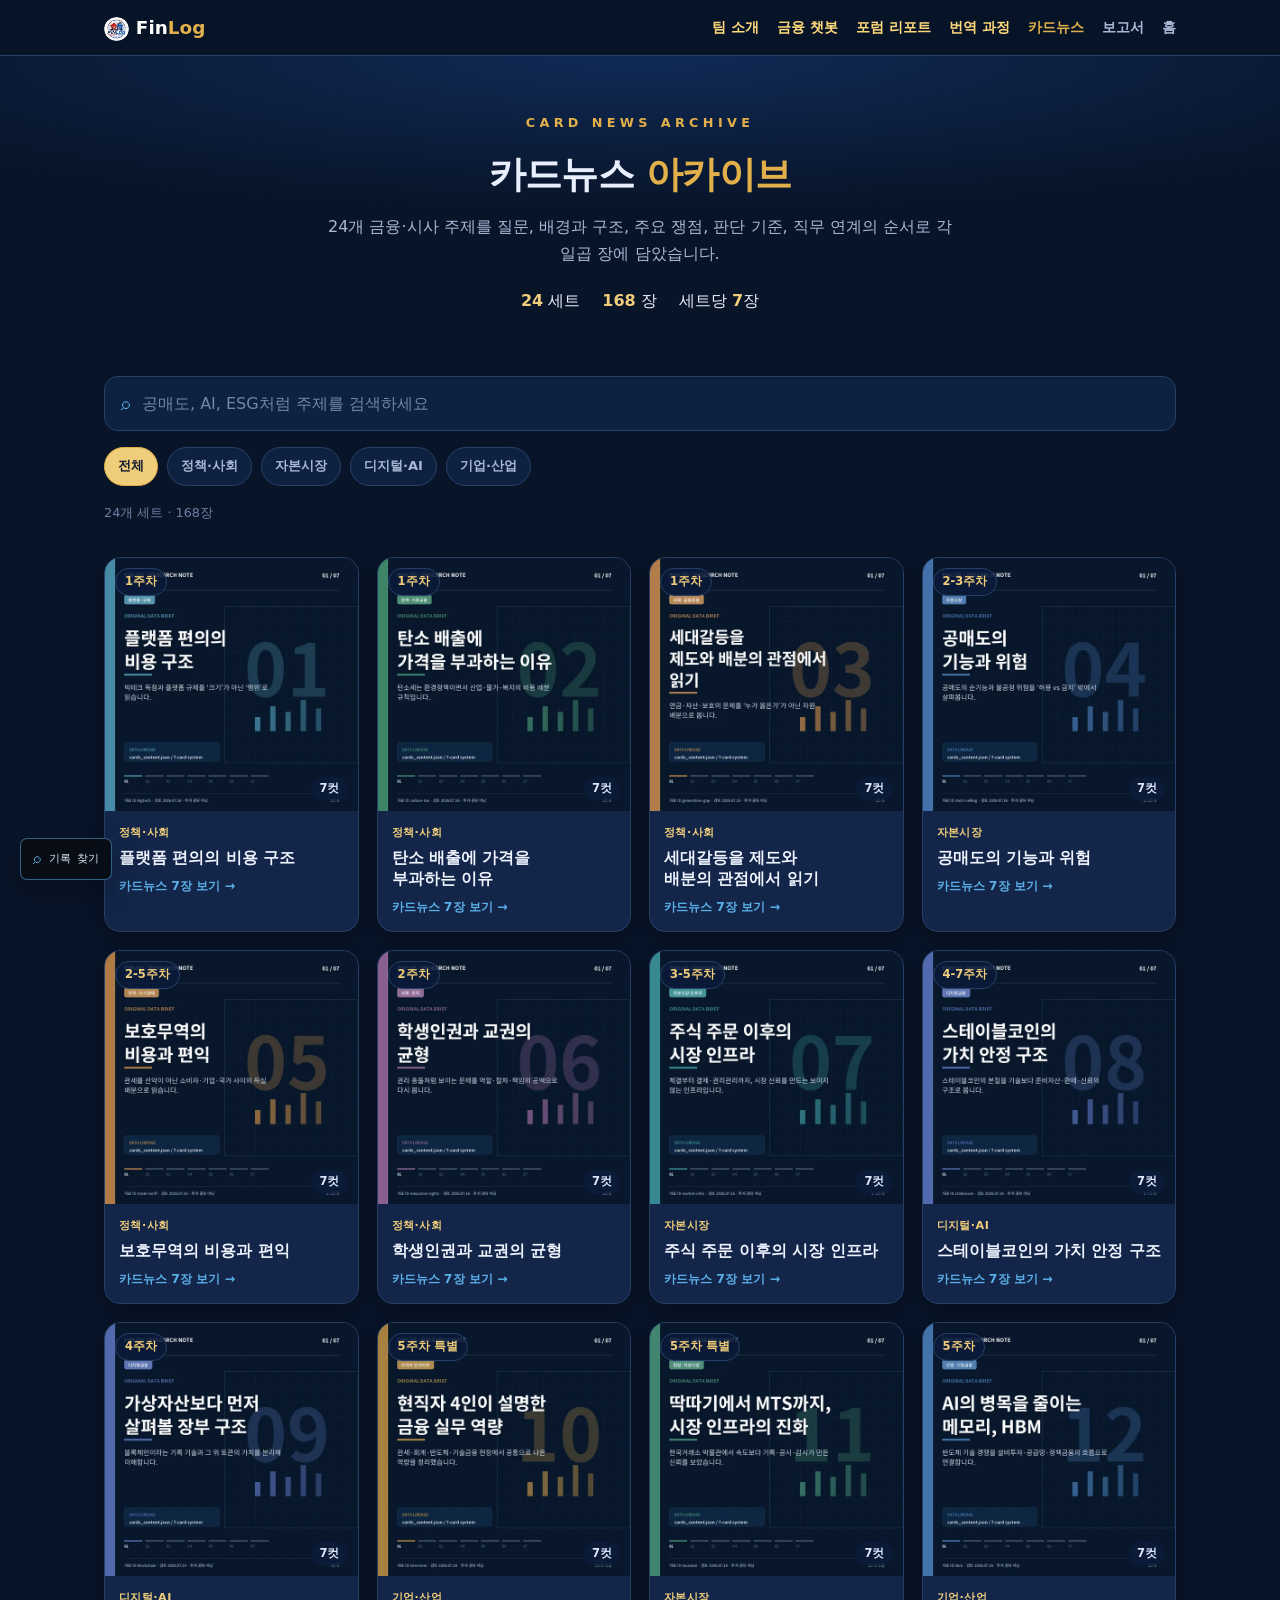
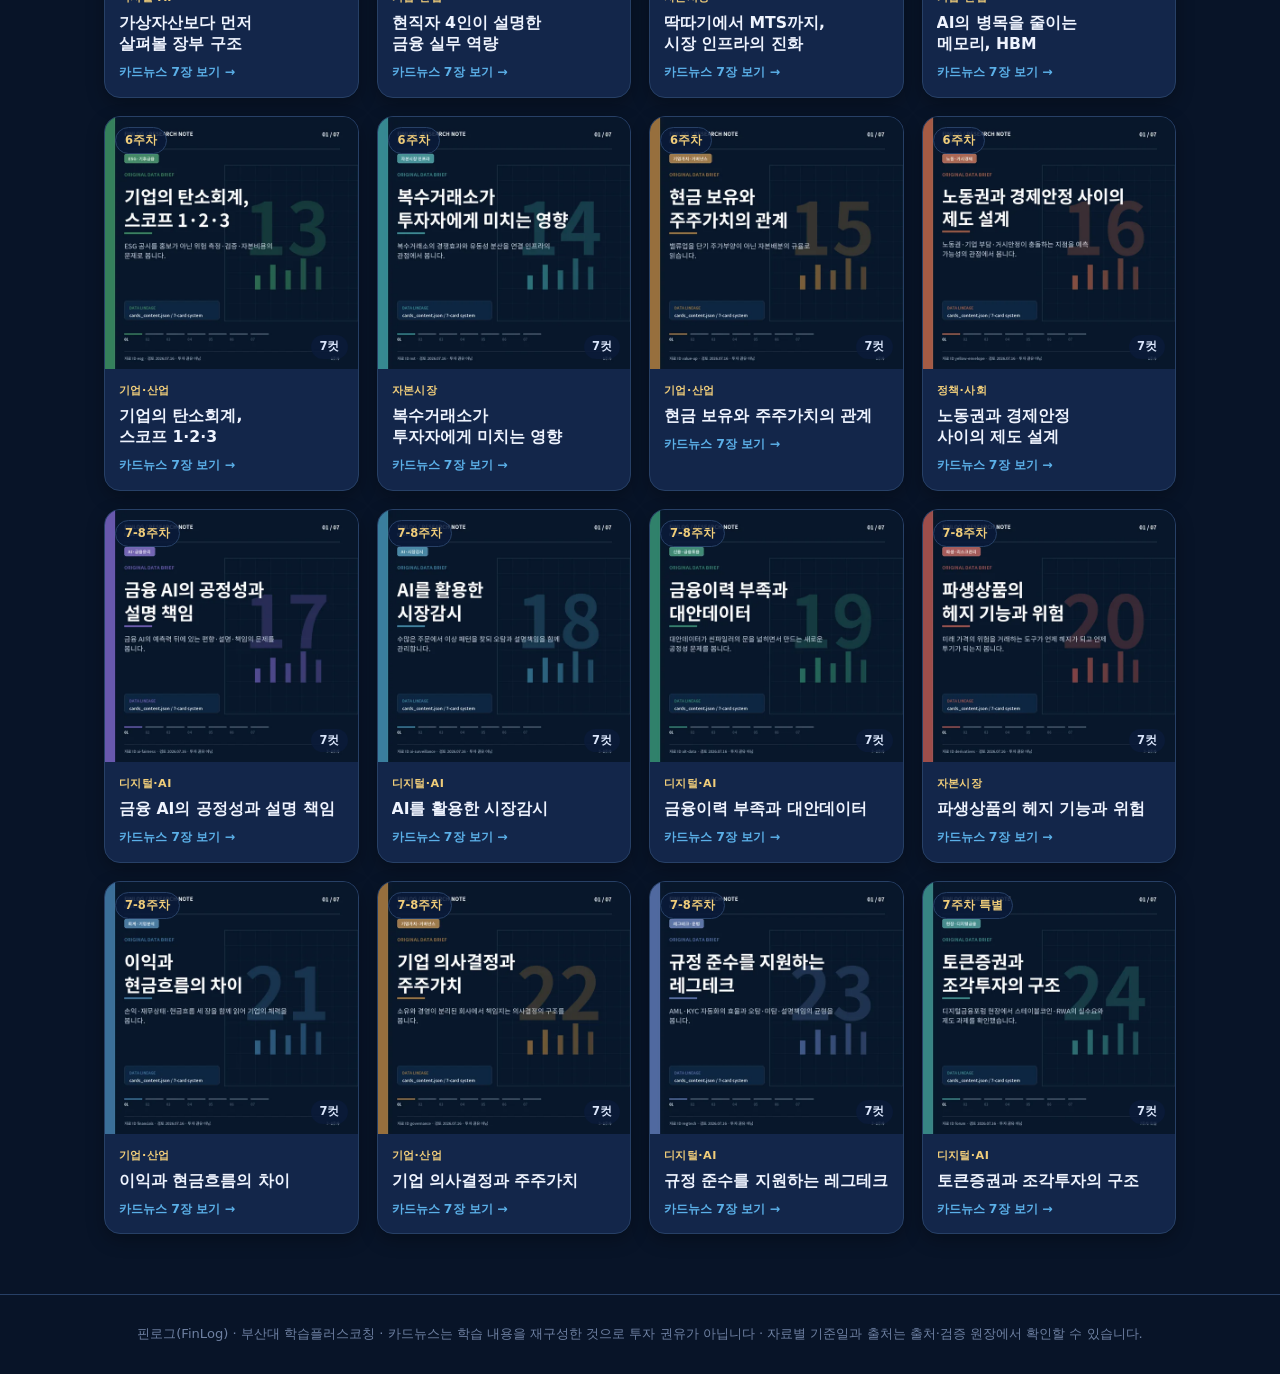
<file: cards.html>
<!DOCTYPE html>
<html lang="ko">
<head>
<meta charset="UTF-8"><meta http-equiv="Content-Security-Policy" content="default-src 'self'; script-src 'self' 'unsafe-inline'; style-src 'self' 'unsafe-inline'; img-src 'self' data:; font-src 'self' data:; connect-src 'none'; object-src 'none'; base-uri 'self'; form-action 'none'"><meta name="referrer" content="strict-origin-when-cross-origin">
<meta name="viewport" content="width=device-width, initial-scale=1.0">
<meta name="description" content="핀로그(FinLog) 카드뉴스 아카이브 — 24개 금융·시사 주제를 질문·배경과 구조·쟁점·판단 기준에 따라 일곱 장씩 구성한 총 168장.">
<link rel="icon" href="assets/images/brand/finlog-mark.png">
<title>카드뉴스 · 핀로그 포트폴리오</title>
<link rel="stylesheet" href="assets/site-upgrade.css">
<script defer src="assets/site-upgrade.js"></script>
<style>
:root{--navy:#0a1b3a;--navy2:#0d2350;--card:#13264a;--bd:#274066;--cyan:#5bb0e8;--gold:#e2b04a;--gold2:#f0cd7a;--white:#fff;--gray:#a8b8d4;--grayd:#6e80a2;--bg:#081428}
*{margin:0;padding:0;box-sizing:border-box}
html{scroll-behavior:smooth}
body{font-family:'Pretendard','Apple SD Gothic Neo','Malgun Gothic','Segoe UI',system-ui,sans-serif;background:var(--bg);color:#e8eefc;line-height:1.7;-webkit-font-smoothing:antialiased;overflow-x:hidden}
.wrap{max-width:1120px;margin:0 auto;padding:0 24px}
a{color:inherit;text-decoration:none}
nav{position:sticky;top:0;z-index:50;background:rgba(8,20,40,.85);backdrop-filter:blur(10px);border-bottom:1px solid var(--bd)}
nav .wrap{display:flex;align-items:center;gap:18px;flex-wrap:wrap;padding:12px 24px}
.logo{font-size:1.15rem;font-weight:800;color:#fff;margin-right:auto}.logo b{color:var(--gold)}
nav .l{font-size:.9rem;color:var(--gray);font-weight:600;transition:.2s}nav .l:hover{color:var(--gold2)}
nav .l.ext{color:#ffd97a}nav .l.on{color:var(--gold);font-weight:800}
.hero{padding:56px 0 30px;text-align:center;background:radial-gradient(120% 90% at 50% 0%,#102a56 0%,var(--bg) 60%)}
.eyebrow{font-size:.8rem;letter-spacing:.34em;color:var(--gold);font-weight:800}
h1{font-size:2.3rem;font-weight:900;margin:10px 0 6px;letter-spacing:-.02em}h1 .a{color:var(--gold)}
.sub{color:var(--gray);font-size:1rem;max-width:640px;margin:0 auto}
.stat{display:inline-flex;gap:22px;margin-top:20px;flex-wrap:wrap;justify-content:center}
.stat b{color:var(--gold2)}
.archive-tools{padding:32px 0 0;display:grid;gap:16px}
.search{display:flex;align-items:center;gap:12px;background:#0e2141;border:1px solid var(--bd);border-radius:14px;padding:0 16px;transition:.2s}
.search:focus-within{border-color:var(--cyan);box-shadow:0 0 0 3px rgba(91,176,232,.12)}
.search span{color:var(--cyan);font-size:1.1rem}
.search input{width:100%;padding:13px 0;background:transparent;border:0;outline:0;color:#fff;font:inherit}
.search input::placeholder{color:#7285a6}
.filters{display:flex;flex-wrap:wrap;gap:9px}
.filter{border:1px solid var(--bd);border-radius:999px;background:#0e2141;color:var(--gray);padding:7px 13px;font:inherit;font-size:.82rem;font-weight:750;cursor:pointer;transition:.18s}
.filter:hover,.filter.on{border-color:var(--gold);color:#101b30;background:var(--gold2)}
.result{color:var(--grayd);font-size:.8rem}
.grid{display:grid;grid-template-columns:repeat(auto-fill,minmax(230px,1fr));gap:18px;padding:34px 0 60px}
.set{position:relative;border-radius:16px;overflow:hidden;border:1px solid var(--bd);background:var(--card);cursor:pointer;transition:.22s;box-shadow:0 6px 18px rgba(0,0,0,.28)}
.set:hover{transform:translateY(-5px);border-color:var(--gold);box-shadow:0 14px 30px rgba(0,0,0,.45)}
.set .cv{position:relative;aspect-ratio:1/1;overflow:hidden;background:#0d2350}
.set .cv img{width:100%;height:100%;object-fit:cover;display:block}
.set .badge{position:absolute;top:10px;left:10px;background:rgba(10,27,58,.85);color:var(--gold2);font-size:.72rem;font-weight:800;padding:3px 9px;border-radius:20px;border:1px solid var(--bd)}
.set .cnt{position:absolute;bottom:10px;right:10px;background:rgba(10,27,58,.8);color:#dbe6fb;font-size:.72rem;font-weight:700;padding:2px 8px;border-radius:20px}
.set .meta{padding:12px 14px 14px}
.set .topic{font-size:.7rem;color:var(--gold2);font-weight:800;letter-spacing:.04em;margin-bottom:5px}
.set .meta h3{font-size:.98rem;font-weight:800;color:#eef3fe;line-height:1.35;display:-webkit-box;-webkit-line-clamp:3;-webkit-box-orient:vertical;overflow:hidden}
.set .meta .go{margin-top:7px;font-size:.78rem;color:var(--cyan);font-weight:700}
.empty{grid-column:1/-1;border:1px dashed var(--bd);border-radius:16px;padding:56px 20px;text-align:center;color:var(--gray)}
footer{border-top:1px solid var(--bd);padding:28px 0;text-align:center;color:var(--grayd);font-size:.82rem}
/* 라이트박스 */
.lb{position:fixed;inset:0;z-index:100;background:rgba(4,9,20,.94);display:none;flex-direction:column;align-items:center;justify-content:center;padding:20px}
.lb.open{display:flex}
.lb .ttl{color:#dbe6fb;font-weight:800;font-size:1rem;margin-bottom:10px;text-align:center;padding:0 50px}
.lb .stage{position:relative;display:flex;align-items:center;justify-content:center;max-width:96vw}
.lb img{max-width:min(560px,92vw);max-height:74vh;border-radius:12px;box-shadow:0 20px 50px rgba(0,0,0,.6);background:#0d2350}
.lb .nav{position:absolute;top:50%;transform:translateY(-50%);width:52px;height:52px;border-radius:50%;background:rgba(226,176,74,.92);color:#241a04;border:none;font-size:1.6rem;font-weight:900;cursor:pointer;display:flex;align-items:center;justify-content:center;transition:.15s;z-index:2}
.lb .nav:hover{background:var(--gold2)}.lb .prev{left:-8px}.lb .next{right:-8px}
.lb .nav:disabled{opacity:.3;cursor:default}
.lb .bar{margin-top:14px;display:flex;gap:14px;align-items:center;color:#cfd9ee;font-weight:700}
.lb .dots{display:flex;gap:6px}
.lb .dot{width:10px;height:10px;padding:0;border:0;border-radius:50%;background:#3a4d73;cursor:pointer}.lb .dot.on{background:var(--gold)}
.lb .close{position:absolute;top:16px;right:20px;width:42px;height:42px;border-radius:50%;background:rgba(255,255,255,.12);color:#fff;border:none;font-size:1.3rem;cursor:pointer}
.lb .close:hover{background:rgba(255,255,255,.25)}
.lb .hint{position:absolute;bottom:16px;color:var(--grayd);font-size:.76rem}
@media(max-width:560px){h1{font-size:1.8rem}.lb .nav{width:44px;height:44px;font-size:1.3rem}.lb .prev{left:0}.lb .next{right:0}}
</style>
<meta property="og:type" content="website">
<link rel="canonical" href="https://c1yun.github.io/finlog/cards.html"><meta property="og:url" content="https://c1yun.github.io/finlog/cards.html">
<meta property="og:image" content="https://c1yun.github.io/finlog/og-v2.png">
<meta property="og:image:width" content="1200"><meta property="og:image:height" content="630">
<meta name="twitter:card" content="summary_large_image">
<meta name="twitter:image" content="https://c1yun.github.io/finlog/og-v2.png">
<meta property="og:title" content="핀로그 · 금융 학습 아카이브">
<meta property="og:description" content="부산대 학습플러스코칭 · 금융·시사 24개 주제를 카드뉴스·보고서·챗봇·번역 과정으로 정리한 금융 학습 포트폴리오">
<link rel="stylesheet" href="assets/finlog-lab.css">
<script defer src="assets/finlog-lab.js"></script>
</head>
<body class="finlog-classic" data-finlog-enhancement-page="cards">
<nav><div class="wrap">
  <a class="logo" href="index.html"><img src="assets/images/brand/finlog-mark-small.png" alt="FinLog" style="height:1.35em;width:1.35em;border-radius:50%;vertical-align:middle;margin-right:7px" width="46" height="46" decoding="async">Fin<b>Log</b></a>
  <a class="l ext" href="team.html">팀 소개</a>
  <a class="l ext" href="chatbot.html">금융 챗봇</a>
  <a class="l ext" href="forum.html">포럼 리포트</a>
  <a class="l ext" href="translator.html">번역 과정</a>
  <a class="l on" href="cards.html">카드뉴스</a><a class="l" href="report.html">보고서</a>
  <a class="l" href="index.html">홈</a>
</div></nav>

<header class="hero"><div class="wrap">
  <div class="eyebrow">CARD NEWS ARCHIVE</div>
  <h1>카드뉴스 <span class="a">아카이브</span></h1>
  <p class="sub">24개 금융·시사 주제를 질문, 배경과 구조, 주요 쟁점, 판단 기준, 직무 연계의 순서로 각 일곱 장에 담았습니다.</p>
  <div class="stat"><div><b id="nSet">24</b> 세트</div><div><b id="nCard">168</b> 장</div><div>세트당 <b>7</b>장</div></div>
</div></header>

<main class="wrap" id="main-content">
  <section class="archive-tools" aria-label="카드뉴스 찾기">
    <label class="search"><span aria-hidden="true">⌕</span><input id="cardSearch" type="search" placeholder="공매도, AI, ESG처럼 주제를 검색하세요" autocomplete="off" aria-label="카드뉴스 검색"></label>
    <div class="filters" id="filters" aria-label="주제 분류"></div>
    <div class="result" id="result" aria-live="polite"></div>
  </section>
  <div class="grid" id="grid"></div>
</main>

<footer><div class="wrap">핀로그(FinLog) · 부산대 학습플러스코칭 · 카드뉴스는 학습 내용을 재구성한 것으로 투자 권유가 아닙니다 · 자료별 기준일과 출처는 <a href="sources.html">출처·검증 원장</a>에서 확인할 수 있습니다.</div></footer>

<div class="lb" id="lb" role="dialog" aria-modal="true" aria-labelledby="lbTtl">
  <button class="close" id="lbClose" aria-label="닫기">&times;</button>
  <div class="ttl" id="lbTtl"></div>
  <div class="stage">
    <button class="nav prev" id="lbPrev" aria-label="이전">&#8249;</button>
      <img id="lbImg" alt="카드뉴스" width="1080" height="1080" decoding="async">
    <button class="nav next" id="lbNext" aria-label="다음">&#8250;</button>
  </div>
  <div class="bar"><span id="lbCnt">1 / 7</span><div class="dots" id="lbDots"></div></div>
  <div class="hint">← → 이동 · Esc 닫기</div>
</div>

<script>
const SETS = [{"slug": "bigtech", "week": "1주차", "title": "플랫폼 편의의 비용 구조", "files": ["bigtech_01.png", "bigtech_02.png", "bigtech_03.png", "bigtech_04.png", "bigtech_05.png", "bigtech_06.png", "bigtech_07.png"]}, {"slug": "carbon-tax", "week": "1주차", "title": "탄소 배출에 가격을 부과하는 이유", "files": ["carbon-tax_01.png", "carbon-tax_02.png", "carbon-tax_03.png", "carbon-tax_04.png", "carbon-tax_05.png", "carbon-tax_06.png", "carbon-tax_07.png"]}, {"slug": "generation-gap", "week": "1주차", "title": "세대갈등을 제도와 배분의 관점에서 읽기", "files": ["generation-gap_01.png", "generation-gap_02.png", "generation-gap_03.png", "generation-gap_04.png", "generation-gap_05.png", "generation-gap_06.png", "generation-gap_07.png"]}, {"slug": "short-selling", "week": "2-3주차", "title": "공매도의 기능과 위험", "files": ["short-selling_01.png", "short-selling_02.png", "short-selling_03.png", "short-selling_04.png", "short-selling_05.png", "short-selling_06.png", "short-selling_07.png"]}, {"slug": "trade-tariff", "week": "2-5주차", "title": "보호무역의 비용과 편익", "files": ["trade-tariff_01.png", "trade-tariff_02.png", "trade-tariff_03.png", "trade-tariff_04.png", "trade-tariff_05.png", "trade-tariff_06.png", "trade-tariff_07.png"]}, {"slug": "education-rights", "week": "2주차", "title": "학생인권과 교권의 균형", "files": ["education-rights_01.png", "education-rights_02.png", "education-rights_03.png", "education-rights_04.png", "education-rights_05.png", "education-rights_06.png", "education-rights_07.png"]}, {"slug": "market-infra", "week": "3-5주차", "title": "주식 주문 이후의 시장 인프라", "files": ["market-infra_01.png", "market-infra_02.png", "market-infra_03.png", "market-infra_04.png", "market-infra_05.png", "market-infra_06.png", "market-infra_07.png"]}, {"slug": "stablecoin", "week": "4-7주차", "title": "스테이블코인의 가치 안정 구조", "files": ["stablecoin_01.png", "stablecoin_02.png", "stablecoin_03.png", "stablecoin_04.png", "stablecoin_05.png", "stablecoin_06.png", "stablecoin_07.png"]}, {"slug": "blockchain", "week": "4주차", "title": "가상자산보다 먼저 살펴볼 장부 구조", "files": ["blockchain_01.png", "blockchain_02.png", "blockchain_03.png", "blockchain_04.png", "blockchain_05.png", "blockchain_06.png", "blockchain_07.png"]}, {"slug": "interview", "week": "5주차 특별", "title": "현직자 4인이 설명한 금융 실무 역량", "files": ["interview_01.png", "interview_02.png", "interview_03.png", "interview_04.png", "interview_05.png", "interview_06.png", "interview_07.png"]}, {"slug": "museum", "week": "5주차 특별", "title": "딱따기에서 MTS까지, 시장 인프라의 진화", "files": ["museum_01.png", "museum_02.png", "museum_03.png", "museum_04.png", "museum_05.png", "museum_06.png", "museum_07.png"]}, {"slug": "hbm", "week": "5주차", "title": "AI의 병목을 줄이는 메모리, HBM", "files": ["hbm_01.png", "hbm_02.png", "hbm_03.png", "hbm_04.png", "hbm_05.png", "hbm_06.png", "hbm_07.png"]}, {"slug": "esg", "week": "6주차", "title": "기업의 탄소회계, 스코프 1·2·3", "files": ["esg_01.png", "esg_02.png", "esg_03.png", "esg_04.png", "esg_05.png", "esg_06.png", "esg_07.png"]}, {"slug": "nxt", "week": "6주차", "title": "복수거래소가 투자자에게 미치는 영향", "files": ["nxt_01.png", "nxt_02.png", "nxt_03.png", "nxt_04.png", "nxt_05.png", "nxt_06.png", "nxt_07.png"]}, {"slug": "value-up", "week": "6주차", "title": "현금 보유와 주주가치의 관계", "files": ["value-up_01.png", "value-up_02.png", "value-up_03.png", "value-up_04.png", "value-up_05.png", "value-up_06.png", "value-up_07.png"]}, {"slug": "yellow-envelope", "week": "6주차", "title": "노동권과 경제안정 사이의 제도 설계", "files": ["yellow-envelope_01.png", "yellow-envelope_02.png", "yellow-envelope_03.png", "yellow-envelope_04.png", "yellow-envelope_05.png", "yellow-envelope_06.png", "yellow-envelope_07.png"]}, {"slug": "ai-fairness", "week": "7-8주차", "title": "금융 AI의 공정성과 설명 책임", "files": ["ai-fairness_01.png", "ai-fairness_02.png", "ai-fairness_03.png", "ai-fairness_04.png", "ai-fairness_05.png", "ai-fairness_06.png", "ai-fairness_07.png"]}, {"slug": "ai-surveillance", "week": "7-8주차", "title": "AI를 활용한 시장감시", "files": ["ai-surveillance_01.png", "ai-surveillance_02.png", "ai-surveillance_03.png", "ai-surveillance_04.png", "ai-surveillance_05.png", "ai-surveillance_06.png", "ai-surveillance_07.png"]}, {"slug": "alt-data", "week": "7-8주차", "title": "금융이력 부족과 대안데이터", "files": ["alt-data_01.png", "alt-data_02.png", "alt-data_03.png", "alt-data_04.png", "alt-data_05.png", "alt-data_06.png", "alt-data_07.png"]}, {"slug": "derivatives", "week": "7-8주차", "title": "파생상품의 헤지 기능과 위험", "files": ["derivatives_01.png", "derivatives_02.png", "derivatives_03.png", "derivatives_04.png", "derivatives_05.png", "derivatives_06.png", "derivatives_07.png"]}, {"slug": "financials", "week": "7-8주차", "title": "이익과 현금흐름의 차이", "files": ["financials_01.png", "financials_02.png", "financials_03.png", "financials_04.png", "financials_05.png", "financials_06.png", "financials_07.png"]}, {"slug": "governance", "week": "7-8주차", "title": "기업 의사결정과 주주가치", "files": ["governance_01.png", "governance_02.png", "governance_03.png", "governance_04.png", "governance_05.png", "governance_06.png", "governance_07.png"]}, {"slug": "regtech", "week": "7-8주차", "title": "규정 준수를 지원하는 레그테크", "files": ["regtech_01.png", "regtech_02.png", "regtech_03.png", "regtech_04.png", "regtech_05.png", "regtech_06.png", "regtech_07.png"]}, {"slug": "forum", "week": "7주차 특별", "title": "토큰증권과 조각투자의 구조", "files": ["forum_01.png", "forum_02.png", "forum_03.png", "forum_04.png", "forum_05.png", "forum_06.png", "forum_07.png"]}];
const grid = document.getElementById('grid');
const GROUPS = {
  '정책·사회': ['bigtech','carbon-tax','generation-gap','trade-tariff','education-rights','yellow-envelope'],
  '자본시장': ['short-selling','market-infra','museum','nxt','derivatives'],
  '디지털·AI': ['stablecoin','blockchain','ai-fairness','ai-surveillance','alt-data','regtech','forum'],
  '기업·산업': ['interview','hbm','esg','value-up','financials','governance']
};
const groupOf = slug => Object.keys(GROUPS).find(name => GROUPS[name].includes(slug)) || '기타';
const filters = document.getElementById('filters');
const search = document.getElementById('cardSearch');
const result = document.getElementById('result');
let activeGroup = '전체';
['전체', ...Object.keys(GROUPS)].forEach(name => {
  const button = document.createElement('button');
  button.type = 'button';
  button.className = `filter${name === '전체' ? ' on' : ''}`;
  button.setAttribute('aria-pressed', name === '전체' ? 'true' : 'false');
  button.textContent = name;
  button.addEventListener('click', () => {
    activeGroup = name;
    filters.querySelectorAll('.filter').forEach(item => {
      const selected = item === button;
      item.classList.toggle('on', selected);
      item.setAttribute('aria-pressed', selected ? 'true' : 'false');
    });
    renderGrid();
  });
  filters.appendChild(button);
});
function renderGrid(){
 grid.innerHTML = '';
 const query = search.value.trim().toLocaleLowerCase('ko');
 let count = 0;
 SETS.forEach((s, i) => {
  const group = groupOf(s.slug);
  if(activeGroup !== '전체' && group !== activeGroup) return;
  if(query && !`${s.title} ${s.week}`.toLocaleLowerCase('ko').includes(query)) return;
  const el = document.createElement('div');
  el.className = 'set';
  el.setAttribute('role', 'button');
  el.setAttribute('tabindex', '0');
  el.setAttribute('aria-label', `${s.title} 카드뉴스 ${s.files.length}컷 보기`);
  const cover = s.files[0].replace(/\.png$/, '.webp');
  el.innerHTML = `<div class="cv"><span class="badge">${s.week}</span><img loading="lazy" decoding="async" width="560" height="560" src="cards/thumbs/${cover}" alt="${s.title} 카드뉴스 표지"><span class="cnt">${s.files.length}컷</span></div>`
    + `<div class="meta"><div class="topic">${group}</div><h3>${s.title}</h3><div class="go">카드뉴스 7장 보기 →</div></div>`;
  el.addEventListener('click', () => open(i));
  el.addEventListener('keydown', (event) => {
    if(event.key === 'Enter' || event.key === ' '){ event.preventDefault(); open(i); }
  });
  grid.appendChild(el);
  count += 1;
 });
 if(!count) grid.innerHTML = '<div class="empty">조건에 맞는 카드뉴스가 없습니다. 다른 검색어를 입력해 보세요.</div>';
 result.textContent = `${count}개 세트 · ${count * 7}장`;
}
search.addEventListener('input', renderGrid);
renderGrid();

const lb = document.getElementById('lb'), lbImg = document.getElementById('lbImg'), lbTtl = document.getElementById('lbTtl'),
  lbCnt = document.getElementById('lbCnt'), lbDots = document.getElementById('lbDots'),
  lbPrev = document.getElementById('lbPrev'), lbNext = document.getElementById('lbNext');
let cur = 0, idx = 0, lastFocus = null;
function open(si){ cur = si; idx = 0; lastFocus = document.activeElement; render(); lb.classList.add('open'); document.body.style.overflow='hidden'; document.getElementById('lbClose').focus(); }
function close(){ lb.classList.remove('open'); document.body.style.overflow=''; if(lastFocus) lastFocus.focus(); }
function render(){
  const s = SETS[cur];
  lbImg.src = 'cards/' + s.files[idx];
  lbImg.alt = `${s.title} 카드뉴스 ${idx + 1}번째 컷`;
  lbTtl.textContent = `${s.week} · ${s.title}`;
  lbCnt.textContent = `${idx+1} / ${s.files.length}`;
  lbPrev.disabled = idx===0; lbNext.disabled = idx===s.files.length-1;
  lbDots.innerHTML = s.files.map((_,k)=>`<button type="button" class="dot ${k===idx?'on':''}" data-k="${k}" aria-label="${k+1}번째 카드 보기" ${k===idx?'aria-current="true"':''}></button>`).join('');
  lbDots.querySelectorAll('.dot').forEach(d=>d.addEventListener('click',()=>{idx=+d.dataset.k;render();}));
  // 다음 컷 미리 로드
  if(idx+1<s.files.length){ const p=new Image(); p.decoding='async'; p.src='cards/'+s.files[idx+1]; }
}
function step(d){ const n=SETS[cur].files.length; idx=Math.min(n-1,Math.max(0,idx+d)); render(); }
lbNext.addEventListener('click',()=>step(1)); lbPrev.addEventListener('click',()=>step(-1));
document.getElementById('lbClose').addEventListener('click',close);
lb.addEventListener('click',e=>{ if(e.target===lb) close(); });
document.addEventListener('keydown',e=>{ if(!lb.classList.contains('open'))return;
  if(e.key==='ArrowRight')step(1); else if(e.key==='ArrowLeft')step(-1); else if(e.key==='Escape')close();
  else if(e.key==='Tab'){
    const focusable=[...lb.querySelectorAll('button:not(:disabled)')];
    if(!focusable.length)return;
    const first=focusable[0], last=focusable[focusable.length-1];
    if(e.shiftKey&&document.activeElement===first){e.preventDefault();last.focus();}
    else if(!e.shiftKey&&document.activeElement===last){e.preventDefault();first.focus();}
  }
});
let tx=0; lb.addEventListener('touchstart',e=>tx=e.touches[0].clientX,{passive:true});
lb.addEventListener('touchend',e=>{ const dx=e.changedTouches[0].clientX-tx; if(Math.abs(dx)>45) step(dx<0?1:-1); },{passive:true});
document.getElementById('nSet').textContent = SETS.length;
document.getElementById('nCard').textContent = SETS.reduce((a,s)=>a+s.files.length,0);
</script>
<!--navlogo--></body>
</html>
</file>
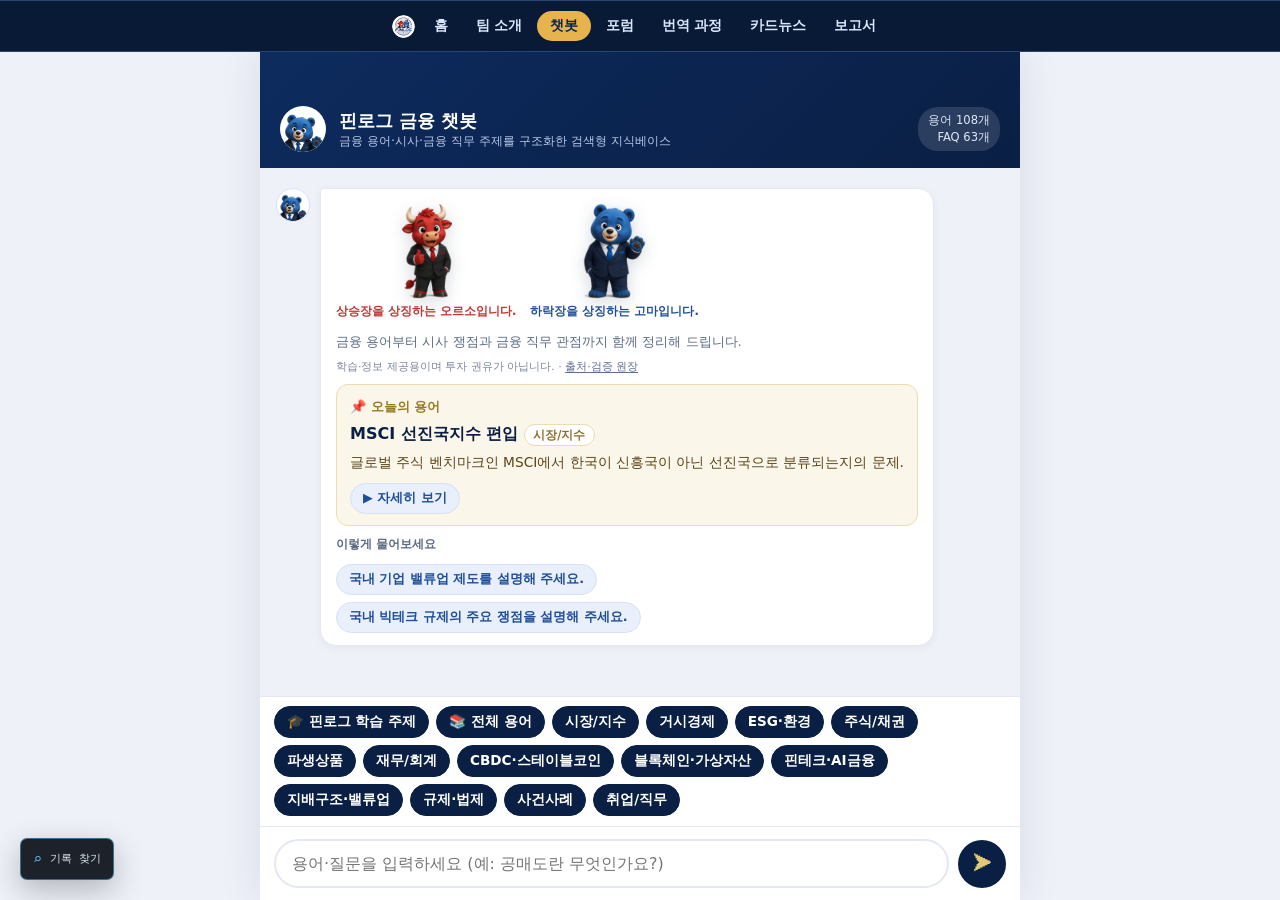
<file: chatbot.html>
<!DOCTYPE html>
<html lang="ko">
<head>
<meta charset="UTF-8"><meta http-equiv="Content-Security-Policy" content="default-src 'self'; script-src 'self' 'unsafe-inline'; style-src 'self' 'unsafe-inline'; img-src 'self' data:; font-src 'self' data:; connect-src 'none'; object-src 'none'; base-uri 'self'; form-action 'none'"><meta name="referrer" content="strict-origin-when-cross-origin"><meta property="og:title" content="핀로그 금융 챗봇"><meta property="og:description" content="금융 용어 108개·FAQ 63문답 — 오르소와 고마가 핵심을 명료하게 설명하는 금융 지식베이스">
<link rel="icon" href="assets/images/brand/finlog-mark.png">
<meta name="viewport" content="width=device-width, initial-scale=1.0">
<title>핀로그 금융 챗봇 · FinLog Bot</title>
<meta name="description" content="금융 용어 108개와 FAQ 63개를 외부 API 없이 검색할 수 있는 핀로그 오프라인 금융 지식 챗봇입니다.">
<link rel="stylesheet" href="assets/site-upgrade.css">
<script defer src="assets/site-upgrade.js"></script>
<style>
  :root{--navy:#0a1f44;--navy2:#0d2b5e;--blue:#1f4e9b;--gold:#8a6d2a;--gold2:#e3c878;
    --bg:#eef1f8;--card:#fff;--ink:#16233a;--mut:#5b6b85;--line:#e3e8f2;--bot:#f3f6fc;--user:#1f4e9b;}
  *{box-sizing:border-box;margin:0;padding:0}
  body{font-family:'Pretendard','Segoe UI','Apple SD Gothic Neo',system-ui,sans-serif;background:var(--bg);color:var(--ink);height:100vh;height:100dvh;display:flex;flex-direction:column}
  .app{max-width:760px;width:100%;margin:0 auto;height:100vh;height:100dvh;display:flex;flex-direction:column;background:var(--bg);box-shadow:0 0 40px rgba(10,31,68,.1)}
  header{background:linear-gradient(135deg,var(--navy2),var(--navy));color:#fff;padding:54px 20px 16px;display:flex;align-items:center;gap:13px;flex-shrink:0}
  header .av{width:46px;height:46px;border-radius:50%;background:linear-gradient(145deg,var(--gold2),var(--gold));display:flex;align-items:center;justify-content:center;font-size:1.05rem;font-weight:800;color:#3a2a06;flex-shrink:0}
  header h1{font-size:1.12rem;font-weight:800}
  header p{font-size:.78rem;color:#b9c8e6}
  header .kbn{margin-left:auto;font-size:.72rem;background:rgba(255,255,255,.13);padding:5px 10px;border-radius:20px;color:#dfe7f6;text-align:right;line-height:1.5}
  .chat{flex:1;overflow-y:auto;padding:20px 16px 8px;display:flex;flex-direction:column;gap:14px}
  .msg{display:flex;gap:10px;max-width:92%;animation:pop .3s ease}
  @keyframes pop{from{opacity:0;transform:translateY(8px)}to{opacity:1;transform:none}}
  .msg .b{padding:12px 15px;border-radius:16px;font-size:.93rem;line-height:1.6}
  .msg.bot{align-self:flex-start}
  .msg.bot .ic{width:34px;height:34px;border-radius:50%;background:var(--navy);color:var(--gold2);display:flex;align-items:center;justify-content:center;flex-shrink:0;font-size:.95rem;font-weight:800}
  .msg.bot .b{background:var(--card);border:1px solid var(--line);border-top-left-radius:4px;box-shadow:0 2px 8px rgba(20,35,58,.05)}
  .msg.user{align-self:flex-end;flex-direction:row-reverse}
  .msg.user .b{background:var(--user);color:#fff;border-top-right-radius:4px}
  .ans .term{font-weight:800;color:var(--navy);font-size:1.04rem}
  .ans .cat{display:inline-block;font-size:.74rem;font-weight:800;color:var(--gold);background:#fbf6ea;padding:2px 8px;border-radius:20px;margin-left:6px;vertical-align:middle}
  .ans .wk{display:inline-block;font-size:.74rem;font-weight:800;color:#2b5db0;background:#e8f0fc;padding:2px 8px;border-radius:20px;margin-left:5px;vertical-align:middle}
  .ans .short{margin:7px 0;font-weight:600;color:var(--navy2)}
  .ans .detail{color:#33445f;font-size:.9rem;margin-bottom:4px}
  .ans .iss{margin:8px 0 2px;padding-left:0;list-style:none}
  .ans .iss li{font-size:.86rem;color:#34465f;margin:4px 0;padding-left:14px;position:relative}
  .ans .iss li::before{content:"·";position:absolute;left:3px;color:var(--blue);font-weight:800}
  .ans .ex{margin-top:8px;padding:9px 12px;background:#f7faf8;border-left:3px solid var(--gold);border-radius:8px;font-size:.86rem;color:#2c4636}
  .ex b{color:var(--blue)}
  .box{margin-top:9px;padding:10px 13px;border-radius:10px;font-size:.88rem;line-height:1.55}
  .box .h{font-weight:800;display:block;margin-bottom:3px}
  .concl{background:#fbf6ea;border:1px solid #ecdcb0;color:#5a4516}
  .concl .h{color:#9a7b22}
  .tip{background:#eef4fc;border:1px solid #d3e2f6;color:#22406e}
  .tip .h{color:var(--blue)}
  .hl{background:#fff3c4;border-radius:3px;padding:0 1px}
  .chips{display:flex;flex-wrap:wrap;gap:7px;margin-top:10px}
  .chip{appearance:none;font-family:inherit;text-align:left;font-size:.8rem;font-weight:600;background:#eaf0fb;color:var(--blue);border:1px solid #d6e1f5;padding:6px 12px;border-radius:20px;cursor:pointer;transition:.15s}
  .chip:hover{background:var(--blue);color:#fff}
  .chip.cat{background:var(--navy);color:#fff;border-color:var(--navy)}
  .chip.cat:hover{background:var(--gold);color:var(--navy)}
  .chip.faq{background:#f3f6fc;color:#33507e;border-color:#dde6f4}
  .chip.faq:hover{background:#33507e;color:#fff}
  .composer{flex-shrink:0;padding:12px 14px;background:var(--card);border-top:1px solid var(--line);display:flex;gap:9px;align-items:center}
  .composer input{flex:1;padding:13px 16px;border:2px solid var(--line);border-radius:26px;font:inherit;font-size:16px}
  .composer input:focus{outline:none;border-color:var(--blue)}
  .composer button{width:48px;height:48px;border-radius:50%;border:0;background:var(--navy);color:var(--gold2);font-size:1.2rem;cursor:pointer;flex-shrink:0;transition:.15s}
  .composer button:hover{background:var(--blue);color:#fff}
  .quick{padding:9px 14px 10px;background:var(--card);display:flex;gap:7px;flex-wrap:wrap;border-top:1px solid var(--line)}
  .quick .chip{font-size:.85rem}
  .hint{font-size:.78rem;color:var(--mut);margin-top:8px;margin-bottom:2px;font-weight:600}
  .chat-disclaimer{font-size:.68rem;color:#7a879b;margin-top:7px;line-height:1.45;font-weight:500}
  .chat-disclaimer a{color:#5c6f8d;text-decoration:underline;text-underline-offset:2px}
  .chat-disclaimer a:hover{color:var(--blue)}

  header .av{overflow:hidden;background:#fff;padding:0}
  header .av img{width:100%;height:100%;object-fit:cover}
  .msg.bot .ic{background:#fff;overflow:hidden;padding:0;border:1.5px solid #d9e2f2}
  .msg.bot .ic img{width:100%;height:100%;object-fit:cover}

  .welgreet{font-size:.94rem;font-weight:800;color:var(--navy);margin-top:4px}
  .welsub{font-size:.82rem;color:var(--mut);margin-top:11px;line-height:1.6}
  .welcount{color:#8595b5;font-weight:600}
  .welstat{display:flex;gap:8px;flex-wrap:wrap;margin-top:10px}
  
  .welstat span{font-size:.74rem;font-weight:700;color:var(--blue);background:#eaf0fb;border:1px solid #d6e1f5;padding:4px 11px;border-radius:20px}
  .mascots{display:flex;gap:14px;align-items:flex-end;margin:2px 0 10px}
  .mascots .mc{display:flex;flex-direction:column;align-items:center;gap:3px}
  .mascots img{height:96px;width:auto;filter:drop-shadow(0 4px 8px rgba(10,31,68,.18))}
  .mascots .nm{font-size:.72rem;font-weight:800;color:var(--navy2)}
  .mascots .nm.o{color:#c2342f}.mascots .nm.g{color:#1f4e9b}
  .iss li .mi{width:22px;height:22px;border-radius:50%;vertical-align:-6px;margin-right:5px;border:1px solid #e0e6f0}
  .typing{display:flex;gap:4px;padding:4px 2px}
  .typing span{width:7px;height:7px;border-radius:50%;background:#b6c2d8;animation:tp 1s infinite}
  .typing span:nth-child(2){animation-delay:.2s}.typing span:nth-child(3){animation-delay:.4s}
  @keyframes tp{0%,60%,100%{opacity:.3;transform:translateY(0)}30%{opacity:1;transform:translateY(-4px)}}
  @media(max-width:480px){.msg{max-width:97%}}
  .today{margin-top:9px;padding:11px 13px;border-radius:12px;background:#fbf6ea;border:1px solid #ecdcb0;color:#5a4516}
  .today .h{font-weight:800;display:block;margin-bottom:4px;color:#9a7b22;font-size:.82rem}
  .today .t{font-weight:800;color:var(--navy);font-size:1rem}
  .today .tc{display:inline-block;font-size:.72rem;font-weight:800;color:var(--gold);background:#fff;border:1px solid #ecdcb0;padding:1px 8px;border-radius:20px;margin-left:6px;vertical-align:middle}
  .today .ts{margin-top:5px;font-size:.86rem;color:#5a4516;line-height:1.55}
  .allterms{margin-top:9px;border:1px solid var(--line);border-radius:12px;overflow:hidden;background:#fbfcff}
  .allterms details{border-bottom:1px solid var(--line)}
  .allterms details:last-child{border-bottom:0}
  .allterms summary{list-style:none;cursor:pointer;padding:9px 13px;font-size:.85rem;font-weight:800;color:var(--navy);display:flex;align-items:center;justify-content:space-between;user-select:none}
  .allterms summary::-webkit-details-marker{display:none}
  .allterms summary .cn{flex:1 1 auto;min-width:0}
  .allterms summary .cnt{flex:0 0 auto;font-size:.72rem;font-weight:700;color:var(--mut);background:#eaf0fb;border:1px solid #d6e1f5;padding:1px 0;border-radius:20px;min-width:34px;text-align:center;margin-left:auto}
  .allterms summary::after{content:"▸";color:var(--mut);font-weight:700;margin-left:8px;flex:0 0 auto}
  .allterms details[open] summary::after{content:"▾"}
  .allterms details[open] summary{background:#eef4fc;color:var(--blue)}
  .termlist{display:flex;flex-wrap:wrap;gap:6px;padding:4px 12px 12px}
</style>
<style>body{word-break:keep-all;overflow-wrap:break-word}</style>
<meta property="og:type" content="website">
<link rel="canonical" href="https://c1yun.github.io/finlog/chatbot.html"><meta property="og:url" content="https://c1yun.github.io/finlog/chatbot.html">
<meta property="og:image" content="https://c1yun.github.io/finlog/og-v2.png">
<meta property="og:image:width" content="1200"><meta property="og:image:height" content="630">
<meta name="twitter:card" content="summary_large_image">
<meta name="twitter:image" content="https://c1yun.github.io/finlog/og-v2.png">
<style>@media(max-width:430px){.pillnav{gap:0!important;padding:4px 5px!important}.pillnav a{font-size:11.5px!important;padding:5px 7px!important}.pillnav img{height:20px!important;width:20px!important}}</style>
<link rel="stylesheet" href="assets/finlog-lab.css">
<script defer src="assets/finlog-lab.js"></script>
</head>
<body class="finlog-classic" data-finlog-enhancement-page="chatbot">
<div class="pillnav" style="position:fixed;top:10px;left:50%;transform:translateX(-50%);z-index:99999;display:flex;gap:2px;align-items:center;background:rgba(10,27,58,.94);backdrop-filter:blur(8px);padding:5px 6px;border-radius:100px;border:1px solid #2c4570;font-family:Pretendard,Malgun Gothic,sans-serif;box-shadow:0 8px 24px rgba(0,0,0,.38)"><a href="index.html" title="FinLog 홈" style="display:flex;align-items:center;align-self:center;padding:0 4px 0 1px;text-decoration:none"><img src="assets/images/brand/finlog-mark-small.png" alt="FinLog" style="height:23px;width:23px;border-radius:50%;display:block" width="46" height="46" decoding="async"></a><a href="index.html" style="color:#dbe6fb;padding:6px 13px;border-radius:100px;font-size:13.5px;font-weight:800;text-decoration:none;white-space:nowrap">홈</a><a href="team.html" style="color:#dbe6fb;padding:6px 13px;border-radius:100px;font-size:13.5px;font-weight:800;text-decoration:none;white-space:nowrap">팀 소개</a><a href="chatbot.html" style="background:#e6b34d;color:#10254a;padding:6px 13px;border-radius:100px;font-size:13.5px;font-weight:800;text-decoration:none;white-space:nowrap">챗봇</a><a href="forum.html" style="color:#dbe6fb;padding:6px 13px;border-radius:100px;font-size:13.5px;font-weight:800;text-decoration:none;white-space:nowrap">포럼</a><a href="translator.html" style="color:#dbe6fb;padding:6px 13px;border-radius:100px;font-size:13.5px;font-weight:800;text-decoration:none;white-space:nowrap">번역 과정</a><a href="cards.html" style="color:#dbe6fb;padding:6px 13px;border-radius:100px;font-size:13.5px;font-weight:800;text-decoration:none;white-space:nowrap">카드뉴스</a><a href="report.html" style="color:#dbe6fb;padding:6px 13px;border-radius:100px;font-size:13.5px;font-weight:800;text-decoration:none;white-space:nowrap">보고서</a></div>
<div class="app">
  <header>
    <div class="av" id="hdav"></div>
    <div>
      <h1>핀로그 금융 챗봇</h1>
      <p>금융 용어·시사·금융 직무 주제를 구조화한 검색형 지식베이스</p>
    </div>
    <div class="kbn" id="kbn"></div>
  </header>
  <div class="chat" id="chat" aria-live="polite" role="log"></div>
  <div class="quick" id="quick"></div>
  <div class="composer">
    <input id="inp" placeholder="용어·질문을 입력하세요 (예: 공매도란 무엇인가요?)" autocomplete="off" aria-label="용어·질문 입력">
    <button id="send" title="보내기" aria-label="질문 보내기">➤</button>
  </div>
</div>
<script src="assets/chatbot-data.js"></script>
<script src="assets/chatbot-editorial-patches.js"></script>
<script>
const IMG = {"goma": "assets/images/chatbot/goma-avatar.png", "oreuso": "assets/images/chatbot/orso-avatar.png", "gomaFull": "assets/images/chatbot/goma-full.png", "oreusoFull": "assets/images/chatbot/orso-full.png"};
const chat=document.getElementById('chat'), inp=document.getElementById('inp'), quick=document.getElementById('quick');
const CATS=[...new Set(KB.map(e=>e.category))];
const TOPICS=KB.filter(e=>e.topic);
document.getElementById('kbn').innerHTML='용어 '+KB.length+'개<br>FAQ '+FAQS.length+'개';

const STOP=['뭐','뭐야','뭔가요','무엇','무엇인가요','뜻','의미','정의','차이','차이점','설명','알려줘','알려줘요','해줘','이란','란','은','는','이','가','을','를','대해','대해서','관해','관련','좀','그','이게','이건','어떻게','어떤','왜','이야','인가요','인가','한가요','해','하는','하나요','요','에','의','과','와','어때','대하여'];
function norm(s){return (s||'').toLowerCase().replace(/[\s()\[\]·,.\-_/?!~'"]/g,'');}
function toks(s){return (s||'').toLowerCase().split(/[\s()\[\]·,.\-_/?!~'"]+/).map(w=>w.replace(/(이란|이라는|라는|에대해|에대한|에관해)$/,'')).filter(w=>w.length>=2&&!STOP.includes(w));}
function escapeHtml(s){return (s||'').replace(/[&<>]/g,c=>({'&':'&amp;','<':'&lt;','>':'&gt;'}[c]));}
function el(tag,cls,html){const isChip=tag==='div'&&cls&&cls.split(/\s+/).includes('chip');const d=document.createElement(isChip?'button':tag);if(isChip)d.type='button';if(cls)d.className=cls;if(html!=null)d.innerHTML=html;return d;}
function scroll(){chat.scrollTop=chat.scrollHeight;}
function addUser(t){const m=el('div','msg user');m.appendChild(el('div','b',escapeHtml(t)));chat.appendChild(m);scroll();}
function botWrap(){const m=el('div','msg bot');m.appendChild(el('div','ic','<img src="'+IMG.goma+'" alt="고마 캐릭터" width="300" height="300" decoding="async">'));const b=el('div','b');m.appendChild(b);chat.appendChild(m);scroll();return b;}
function typingOn(){const m=el('div','msg bot');m.id='typing';m.appendChild(el('div','ic','<img src="'+IMG.goma+'" alt="고마 캐릭터" width="300" height="300" decoding="async">'));const b=el('div','b');b.appendChild(el('div','typing','<span></span><span></span><span></span>'));m.appendChild(b);chat.appendChild(m);scroll();}
function typingOff(){const t=document.getElementById('typing');if(t)t.remove();}

// ---- search ----
function scoreEntry(e,nq,tk){
  let s=0; const nt=norm(e.term);
  if(nt===nq) s+=120; else if(nt.includes(nq)||nq.includes(nt)) s+=48;
  for(const k of (e.keywords||[])){const nk=norm(k);
    if(nk===nq) s+=90; else if(nq.includes(nk)&&nk.length>=2) s+=34; else if(nk.includes(nq)&&nq.length>=2) s+=16;}
  for(const w of tk){const nw=norm(w);
    if(nt&&(nt.includes(nw)||(nt.length>=2&&nw.includes(nt)))) s+=22;
    if((e.keywords||[]).some(k=>{const nk=norm(k);return nk.includes(nw)||(nk.length>=2&&nw.includes(nk));})) s+=18;
    if(norm(e.short).includes(nw)) s+=6;
    if(e.detail&&norm(e.detail).includes(nw)) s+=3;}
  return s;
}
function search(q){
  const nq=norm(q), tk=toks(q); if(!nq) return [];
  const out=[];
  for(const e of KB){const s=scoreEntry(e,nq,tk); if(s>0) out.push({e,s});}
  out.sort((a,b)=>b.s-a.s); return out;
}
// ---- 오타 제안(레벤슈타인 편집거리) ----
function lev(a,b){
  a=a||''; b=b||''; if(a===b) return 0;
  const m=a.length, n=b.length; if(!m) return n; if(!n) return m;
  let prev=Array.from({length:n+1},(_,i)=>i);
  for(let i=1;i<=m;i++){
    let cur=[i];
    for(let j=1;j<=n;j++){
      const cost=a[i-1]===b[j-1]?0:1;
      cur[j]=Math.min(prev[j]+1, cur[j-1]+1, prev[j-1]+cost);
    }
    prev=cur;
  }
  return prev[n];
}
function suggest(q){
  const nq=norm(q); if(nq.length<3) return null;
  let best=null, bd=2; // 편집거리 1 이하만 채택
  for(const e of KB){
    const cand=[e.term, ...(e.keywords||[])];
    for(const c of cand){
      const nc=norm(c); if(nc.length<3) continue;
      const d=lev(nq,nc);
      if(d>0 && d<=1 && d<bd){ bd=d; best=e; }
    }
  }
  return best;
}
// ---- 함께 보면 좋은 용어(같은 카테고리·키워드 겹침) ----
function relatedByCat(e){
  const kws=new Set((e.keywords||[]).map(norm));
  const scored=[];
  for(const o of KB){
    if(o.id===e.id) continue;
    let s=0;
    if(o.category===e.category) s+=2;
    for(const k of (o.keywords||[])){ if(kws.has(norm(k))){ s+=3; break; } }
    if(s>0) scored.push({o,s});
  }
  scored.sort((a,b)=>b.s-a.s);
  return scored.slice(0,3).map(x=>x.o);
}
function searchFAQ(q){
  const nq=norm(q), tk=toks(q); if(tk.length===0 && nq.length<2) return null;
  let best=null,bs=0;
  for(const f of FAQS){const nq2=norm(f.q), ftk=toks(f.q); let s=0;
    if(nq2===nq) s+=100; else if(nq2.includes(nq)&&nq.length>=4) s+=40;
    for(const w of tk){const nw=norm(w);
      if(nq2.includes(nw)) s+=16;
      else if(nw.length>=2 && ftk.some(fw=>{const nf=norm(fw);return nf.includes(nw)||nw.includes(nf);})) s+=12;
      if(norm(f.a).includes(nw)) s+=4;}
    if(s>bs){bs=s;best=f;}}
  return bs>=40?{f:best,s:bs}:null;
}
function highlight(text,tk){let h=escapeHtml(text);
  tk.forEach(w=>{if(w.length<2)return;const re=new RegExp('('+w.replace(/[.*+?^${}()|[\]\\]/g,'\\$&')+')','gi');h=h.replace(re,'<span class="hl">$1</span>');});
  return h;}

// ---- render ----
function renderEntry(e,tk){
  tk=tk||[];
  let h='<div class="ans"><span class="term">'+escapeHtml(e.term)+'</span><span class="cat">'+escapeHtml(e.category)+'</span>';
  if(e.weeks) h+='<span class="wk">학습 '+escapeHtml(e.weeks)+'</span>';
  if(e.short) h+='<div class="short">'+highlight(e.short,tk)+'</div>';
  if(e.detail) h+='<div class="detail">'+highlight(e.detail,tk)+'</div>';
  if(e.issues&&e.issues.length){h+='<ul class="iss">';e.issues.forEach(x=>{
    let mi=''; if(x.indexOf('순기능')===0) mi='<img class="mi" src="'+IMG.oreuso+'" alt="오르소 캐릭터">'; else if(x.indexOf('역기능')===0) mi='<img class="mi" src="'+IMG.goma+'" alt="고마 캐릭터">';
    h+='<li>'+mi+highlight(x,tk)+'</li>';});h+='</ul>';}
  if(e.example) h+='<div class="ex"><b>사례</b> '+highlight(e.example,tk)+'</div>';
  if(e.conclusion) h+='<div class="box concl"><span class="h">💡 핀로그 검토 요약</span>'+escapeHtml(e.conclusion)+'</div>';
  if(e.interview_tip) h+='<div class="box tip"><span class="h">🎯 금융 직무 연결</span>'+escapeHtml(e.interview_tip)+'</div>';
  h+='</div>';
  return h;
}
function faqChips(b,e){
  if(!e.faqs||!e.faqs.length) return;
  b.appendChild(el('div','hint','이 주제에 관해 자주 묻는 질문:'));
  const c=el('div','chips');
  e.faqs.forEach(f=>{const ch=el('div','chip faq','Q. '+escapeHtml(f.question));ch.onclick=()=>{FORCE_FAQ=f;ask('Q. '+f.question);};c.appendChild(ch);});
  b.appendChild(c);
}
function relatedChips(b,arr,excludeId){
  const rel=arr.filter(x=>x.e.id!==excludeId).slice(0,3); if(!rel.length) return;
  b.appendChild(el('div','hint','관련 용어:'));
  const c=el('div','chips');
  rel.forEach(x=>{const ch=el('div','chip',escapeHtml(x.e.term));ch.onclick=()=>ask(x.e.term);c.appendChild(ch);});
  b.appendChild(c);
}
function sameTopicChips(b,e){
  const rel=relatedByCat(e); if(!rel.length) return;
  b.appendChild(el('div','hint','함께 보면 좋은 용어:'));
  const c=el('div','chips');
  rel.forEach(o=>{const ch=el('div','chip',escapeHtml(o.term));ch.onclick=()=>ask(o.term);c.appendChild(ch);});
  b.appendChild(c);
}
function catChips(b,label){
  b.appendChild(el('div','hint',label||'카테고리로 찾아보기:'));
  const c=el('div','chips');
  CATS.forEach(cat=>{if(cat.includes('학습주제'))return;const ch=el('div','chip cat',escapeHtml(cat));ch.onclick=()=>ask(cat);c.appendChild(ch);});
  b.appendChild(c);
}

let FORCE_FAQ=null;
function answer(q){
  if(FORCE_FAQ){const f=FORCE_FAQ;FORCE_FAQ=null;typingOff();const b=botWrap();b.innerHTML='<div class="ans"><div class="short">'+escapeHtml(f.question)+'</div><div class="detail">'+escapeHtml(f.answer)+'</div></div>';scroll();return;}
  typingOff();
  const tk=toks(q);
  const FOREIGN=['미국','해외','글로벌','일본','중국','유럽','영국','인도','대만','실리콘밸리','월가'];
  const hasForeign=FOREIGN.some(w=>norm(q).includes(norm(w)));
  // category browse
  const ncat=norm(q);
  const catHit=CATS.find(c=>norm(c)===ncat);
  const res=search(q);
  if(catHit && !(res.length && norm(res[0].e.term)===norm(q))){
    const b=botWrap(); b.innerHTML='<b>'+escapeHtml(catHit)+'</b> 분류에 해당합니다. 아래 항목에서 확인할 수 있습니다.';
    const list=KB.filter(e=>e.category===catHit);
    const c=el('div','chips'); list.forEach(e=>{const ch=el('div','chip',escapeHtml(e.term));ch.onclick=()=>ask(e.term);c.appendChild(ch);});
    b.appendChild(c); scroll(); return;
  }
  const faq=searchFAQ(q);
  const kbBest=res.length?res[0].s:0;
  // FAQ가 충분히 강하고, 키워드 직접매칭(>=85)이 아니면 FAQ 우선
  if(faq && faq.s>=kbBest*0.8 && kbBest<90){
    const ent=KB.find(e=>e.term===faq.f.term)||KB.find(e=>e.term.includes(faq.f.term))||KB.find(e=>faq.f.term.includes(e.term));
    const b=botWrap();
    let h='<div class="ans">';
    h+='<div class="short">'+highlight(faq.f.q,tk)+'</div>';
    h+='<div class="detail">'+highlight(faq.f.a,tk)+'</div>';
    if(ent) h+='<div class="box tip"><span class="h">🔗 관련 주제</span>'+escapeHtml(ent.term)+(ent.weeks?' · 학습 '+escapeHtml(ent.weeks):'')+'</div>';
    h+='</div>'; b.innerHTML=h;
    if(ent){const c=el('div','chips');const ch=el('div','chip','▶ '+escapeHtml(ent.term)+' 관련 항목');ch.onclick=()=>ask(ent.term);c.appendChild(ch);b.appendChild(c);}
    scroll(); return;
  }
  if(res.length && res[0].s>=50){
    const e=res[0].e; const b=botWrap();
    const pre=hasForeign?'<div class="short">해외 이슈는 <b>한국과 연결되는 주제</b> 위주로 일부만 다루고 있습니다. 가장 관련성이 높은 항목을 제시합니다.</div>':'';
    b.innerHTML=pre+renderEntry(e,tk);
    faqChips(b,e); sameTopicChips(b,e); scroll(); return;
  }
  // no match — 오타 제안 먼저 시도
  const sg=suggest(q);
  if(sg){
    const b=botWrap();
    const ch1=sg.term.charAt(sg.term.length-1).charCodeAt(0);
    const josa=(ch1>=0xac00&&ch1<=0xd7a3&&(ch1-0xac00)%28!==0)?'을':'를';
    b.innerHTML='<b>"'+escapeHtml(q)+'"</b>에 해당하는 항목을 찾지 못했습니다. 혹시 <b>\''+escapeHtml(sg.term)+'\'</b>'+josa+' 찾으셨나요?';
    const c=el('div','chips');
    const ch=el('div','chip','▶ \''+escapeHtml(sg.term)+'\' 보기');ch.onclick=()=>ask(sg.term);c.appendChild(ch);
    b.appendChild(c); scroll(); return;
  }
  // no match
  const b=botWrap();
  b.innerHTML='<b>"'+escapeHtml(q)+'"</b>는 현재 지식베이스의 범위를 벗어납니다. 아래 분류에서 <b>국내 자본시장·디지털금융</b> 관련 항목을 확인할 수 있습니다.';
  catChips(b);
  scroll();
}
function ask(q){ addUser(q); typingOn(); setTimeout(()=>answer(q),420); }

document.getElementById('send').onclick=()=>{const v=inp.value.trim();if(v){ask(v);inp.value='';}};
inp.addEventListener('keydown',e=>{if(e.key==='Enter' && !e.isComposing){const v=inp.value.trim();if(v){ask(v);inp.value='';}}});

// ---- 전체 용어 탐색(카테고리별 접이식 목록) ----
function allTermsBrowse(b){
  b.innerHTML='<b>전체 용어 '+KB.length+'개</b>를 분류별로 정리했습니다. 분류를 선택하면 관련 용어를 확인할 수 있습니다.';
  const wrap=el('div','allterms');
  CATS.forEach(cat=>{
    const list=KB.filter(e=>e.category===cat); if(!list.length) return;
    const det=el('details');
    const sm=el('summary'); sm.innerHTML='<span class="cn">'+escapeHtml(cat)+'</span><span class="cnt">'+list.length+'</span>';
    det.appendChild(sm);
    const tl=el('div','termlist');
    list.forEach(e=>{const ch=el('div','chip',escapeHtml(e.term));ch.onclick=()=>ask(e.term);tl.appendChild(ch);});
    det.appendChild(tl); wrap.appendChild(det);
  });
  b.appendChild(wrap); scroll();
}
// quick bar: 21주제 + categories
(function(){
  const t=el('div','chip cat','🎓 핀로그 학습 주제'); t.onclick=()=>{
    const b=botWrap(); b.innerHTML='핀로그가 검토한 <b>21개 주제</b>입니다. 각 항목에서 핵심 설명과 금융 직무 관점을 확인할 수 있습니다.';
    const c=el('div','chips'); TOPICS.forEach(e=>{const ch=el('div','chip',escapeHtml(e.term));ch.onclick=()=>ask(e.term);c.appendChild(ch);});
    b.appendChild(c); scroll();
  }; quick.appendChild(t);
  const at=el('div','chip cat','📚 전체 용어'); at.onclick=()=>{ addUser('전체 용어'); const b=botWrap(); allTermsBrowse(b); }; quick.appendChild(at);
  CATS.forEach(cat=>{if(cat.includes('학습주제'))return;const ch=el('div','chip cat',escapeHtml(cat));ch.onclick=()=>ask(cat);quick.appendChild(ch);});
})();
document.getElementById('hdav').innerHTML='<img src="'+IMG.goma+'" alt="고마 캐릭터" width="300" height="300" decoding="async">';
// welcome
(function(){
  const b=botWrap();
  b.innerHTML='';
  b.appendChild(el('div','mascots','<div class="mc"><img src="'+IMG.oreusoFull+'" alt="상승장을 상징하는 오르소 캐릭터" width="128" height="240" decoding="async"><span class="nm o">상승장을 상징하는 오르소입니다.</span></div><div class="mc"><img src="'+IMG.gomaFull+'" alt="하락장을 상징하는 고마 캐릭터" width="158" height="240" decoding="async"><span class="nm g">하락장을 상징하는 고마입니다.</span></div>'));
  /* 인사말 라인 제거 — 마스코트가 각자 자기소개 */
  b.appendChild(el('div','welsub','금융 용어부터 시사 쟁점과 금융 직무 관점까지 함께 정리해 드립니다.'));
  b.appendChild(el('div','chat-disclaimer','학습·정보 제공용이며 투자 권유가 아닙니다. · <a href="sources.html">출처·검증 원장</a>'));
  // 오늘의 용어(날짜 기반 결정론적 선택)
  (function(){
    const td=KB[new Date().getDate()%KB.length]; if(!td) return;
    const card=el('div','today');
    card.innerHTML='<span class="h">📌 오늘의 용어</span><span class="t">'+escapeHtml(td.term)+'</span><span class="tc">'+escapeHtml(td.category)+'</span><div class="ts">'+escapeHtml(td.short||'')+'</div>';
    const c=el('div','chips');
    const ch=el('div','chip','▶ 자세히 보기');ch.onclick=()=>ask(td.term);c.appendChild(ch);
    card.appendChild(c); b.appendChild(card);
  })();
  b.appendChild(el('div','hint','이렇게 물어보세요'));
  const pops=['국내 기업 밸류업 제도를 설명해 주세요.','국내 빅테크 규제의 주요 쟁점을 설명해 주세요.'];
  const c=el('div','chips'); c.style.flexDirection='column'; c.style.alignItems='flex-start'; pops.forEach(p=>{const ch=el('div','chip',p);ch.onclick=()=>ask(p);c.appendChild(ch);}); b.appendChild(c);
})();
</script>
<!--navlogo--></body>
</html>
</file>
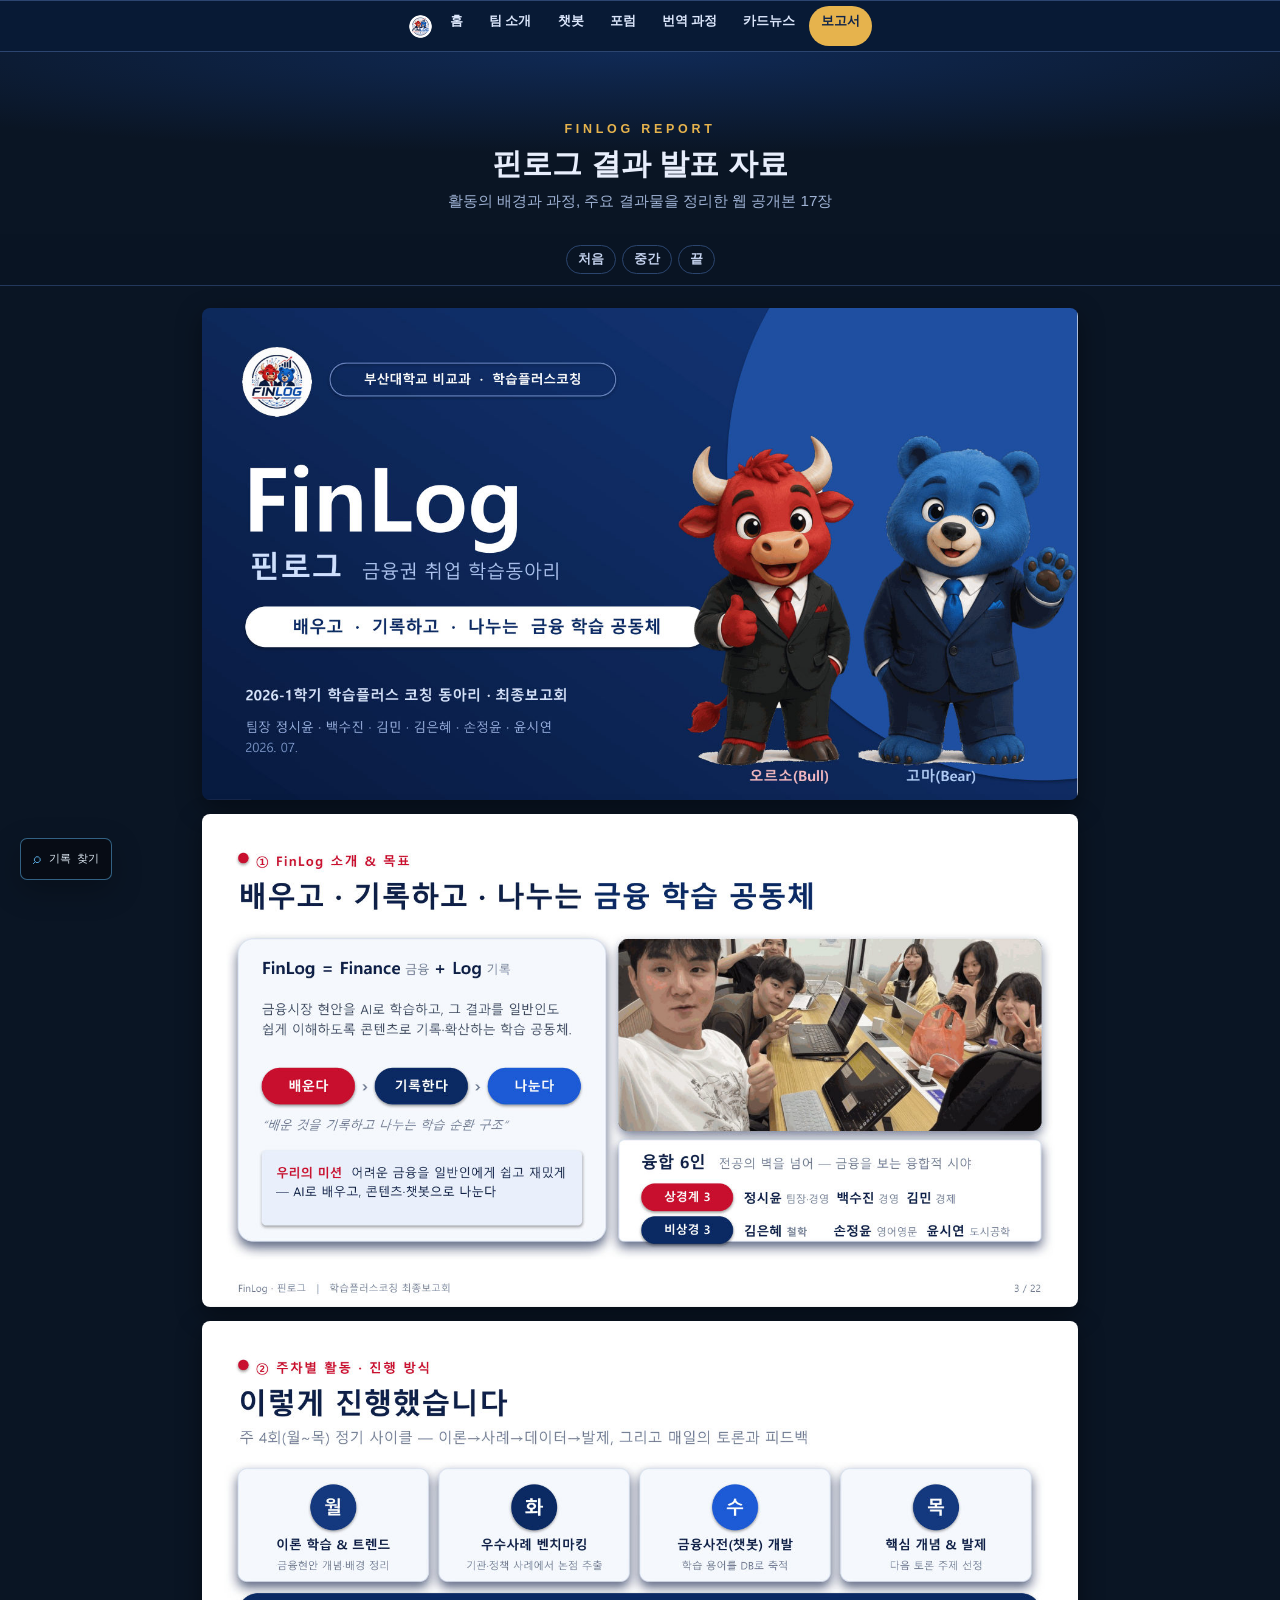
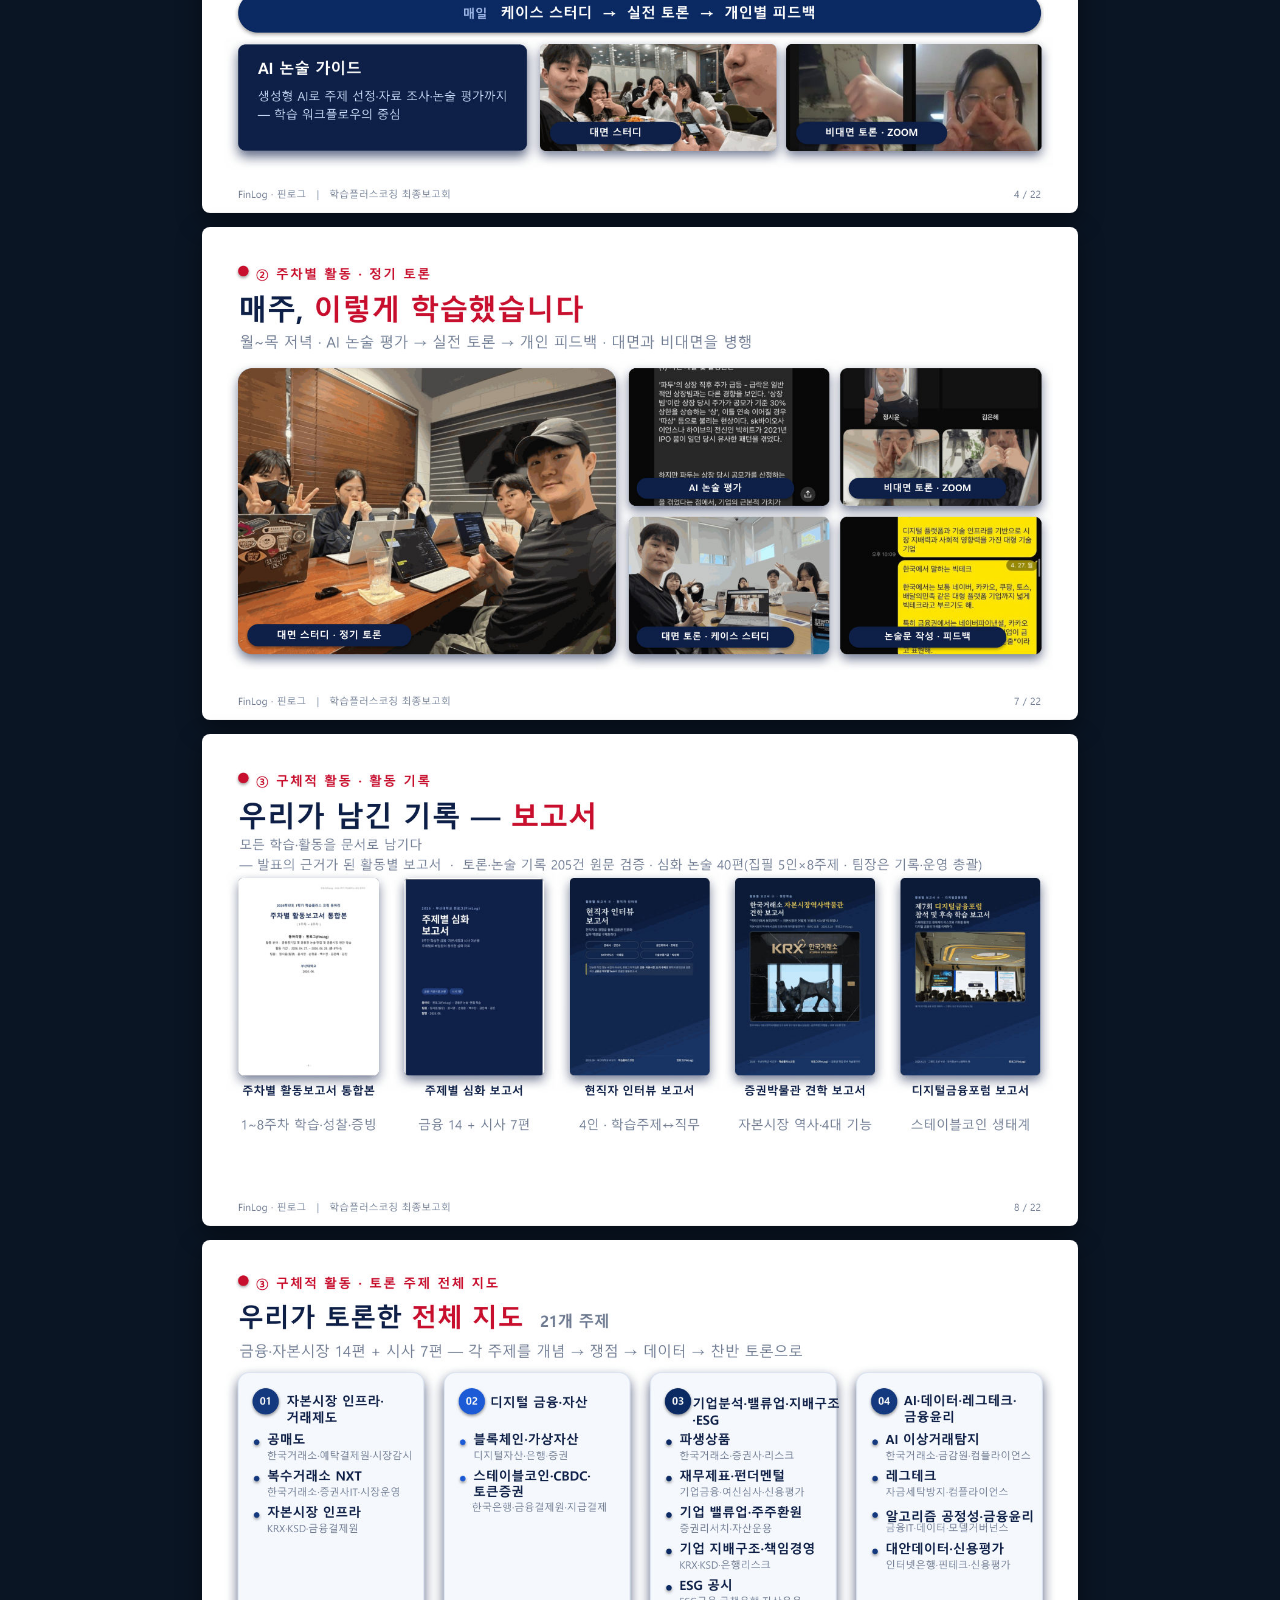
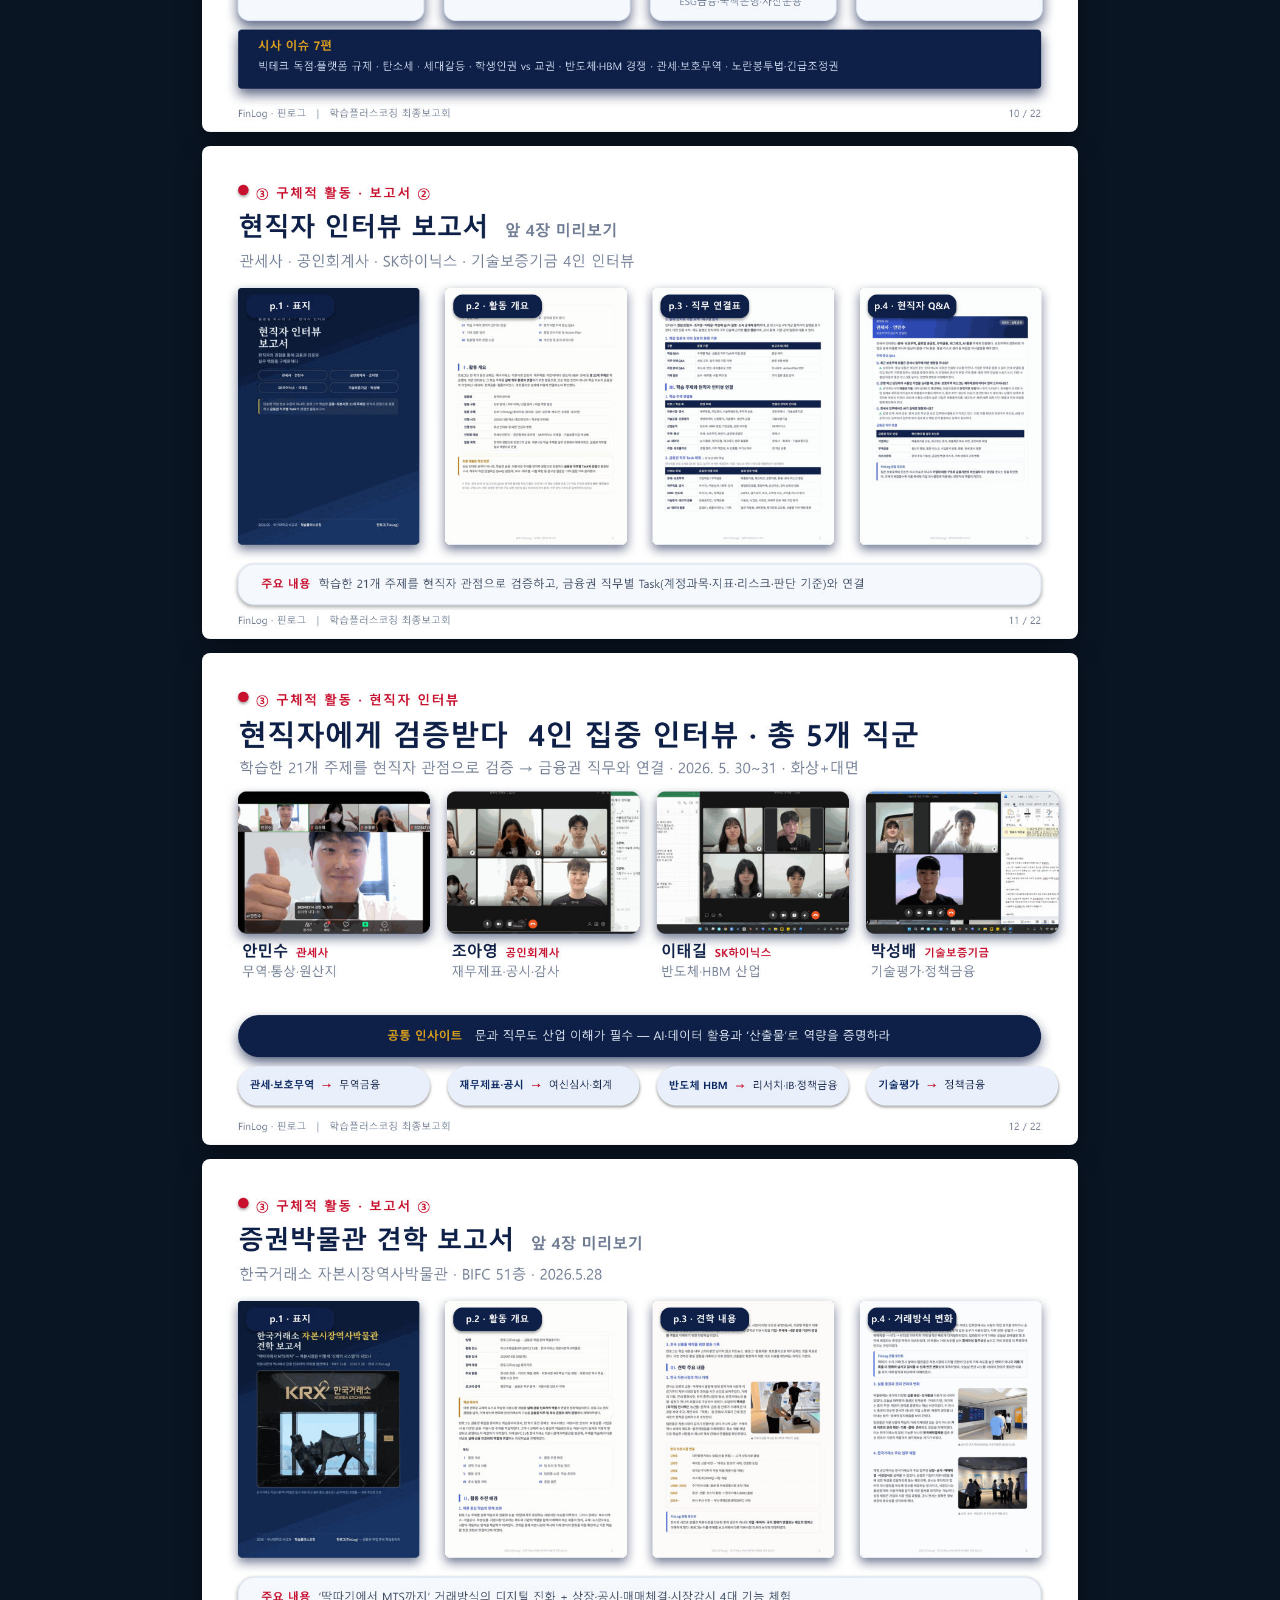
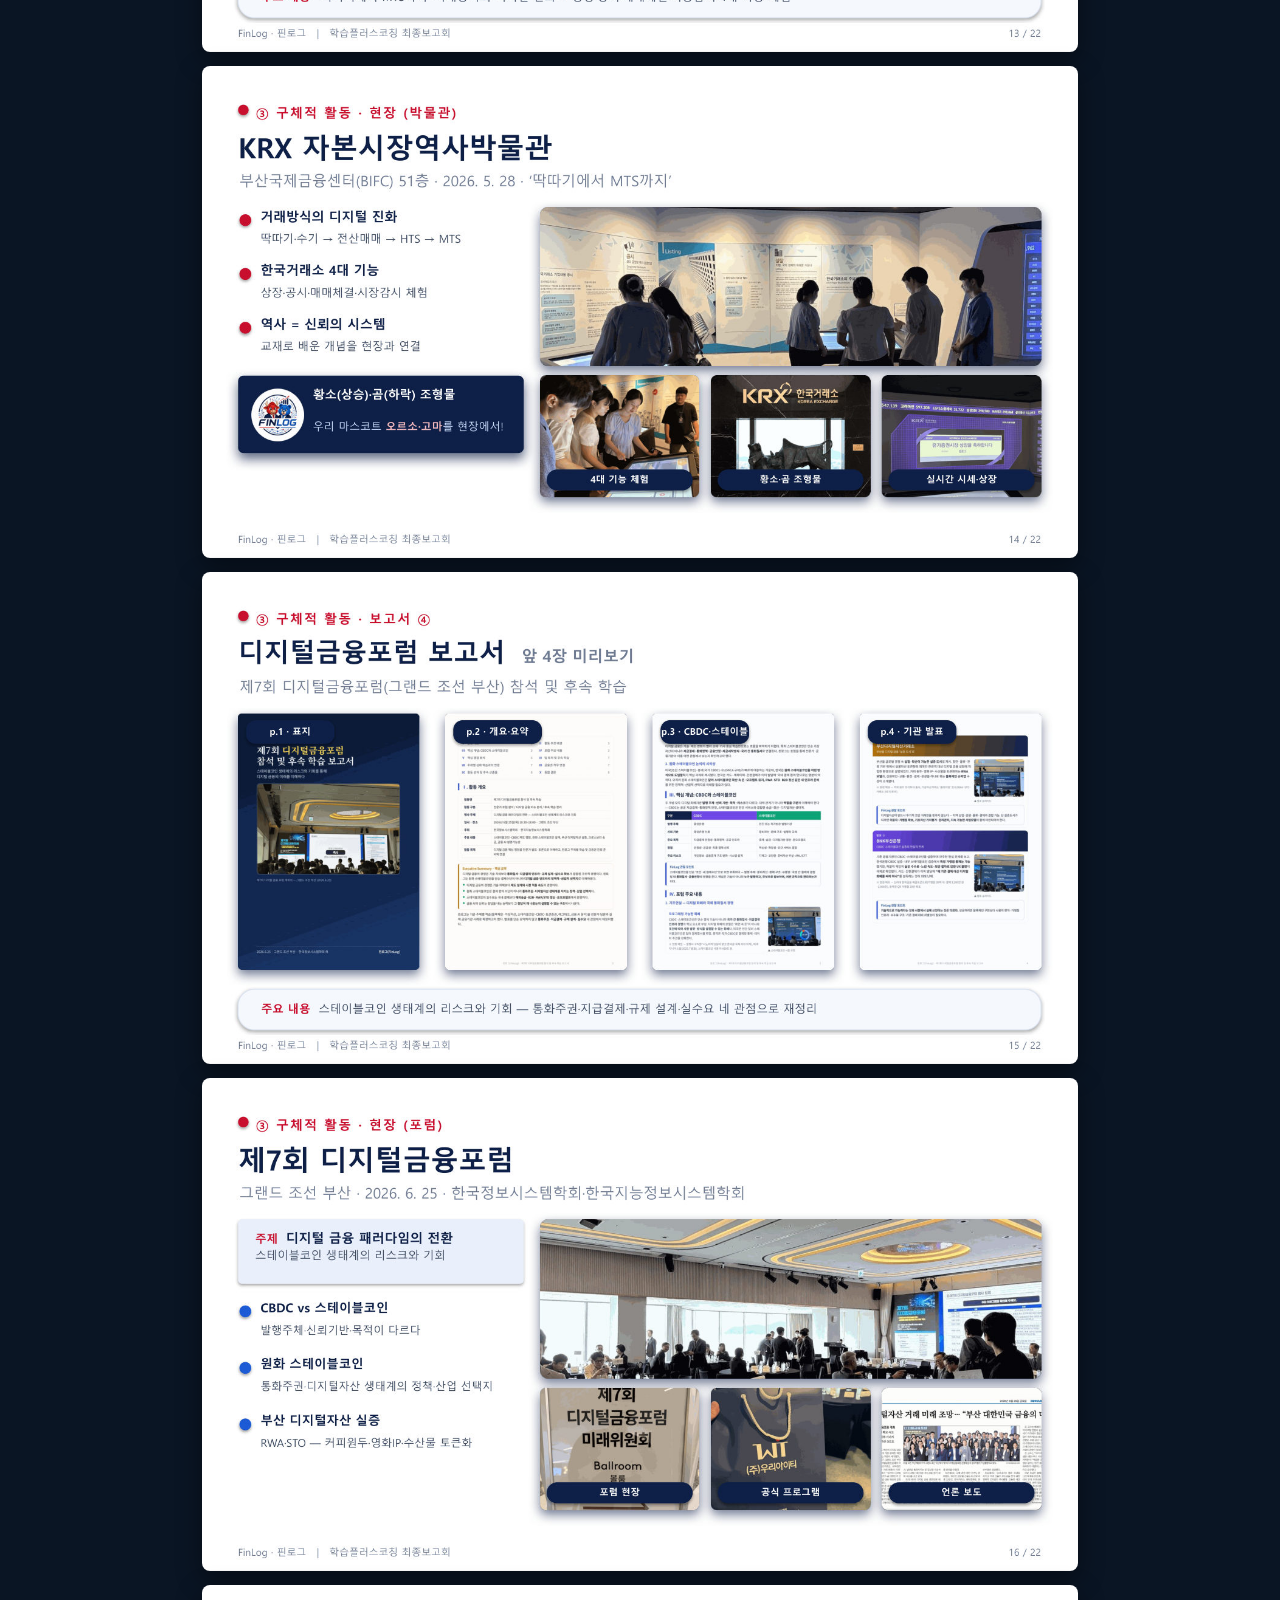
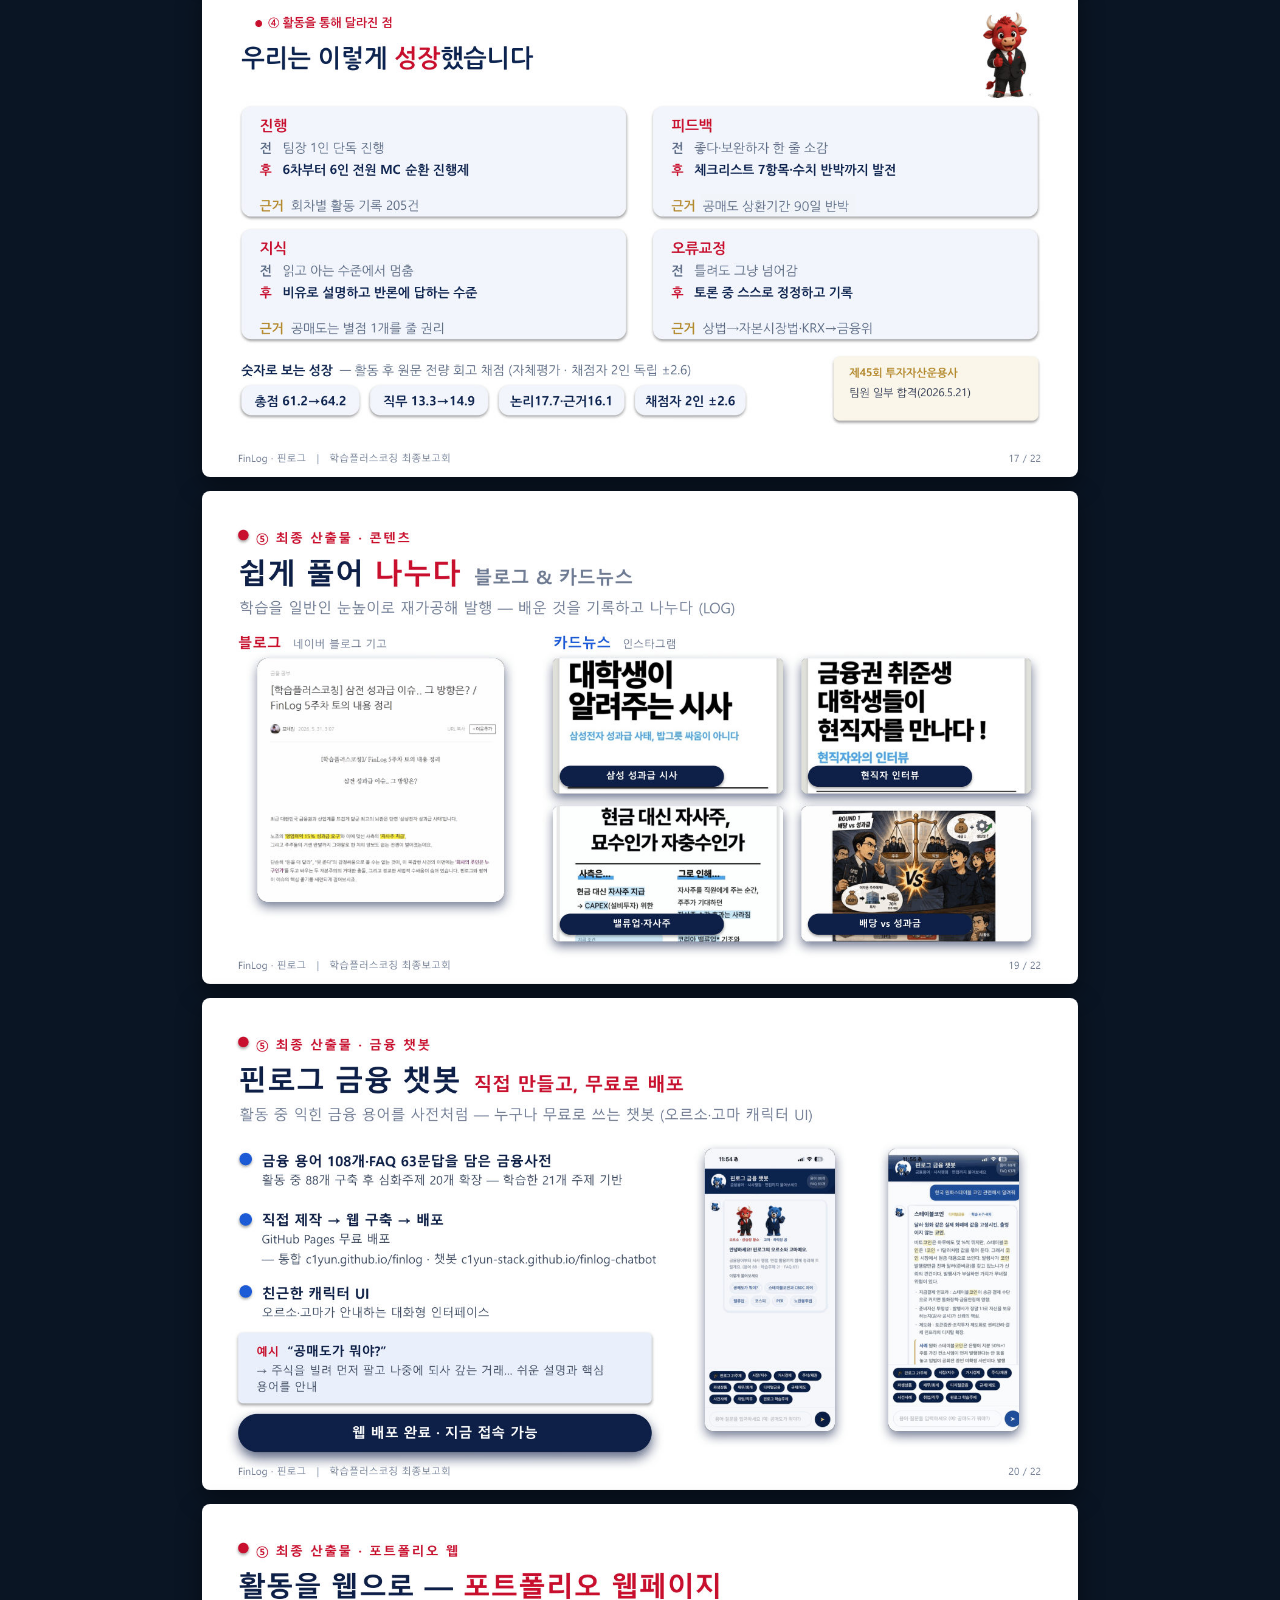
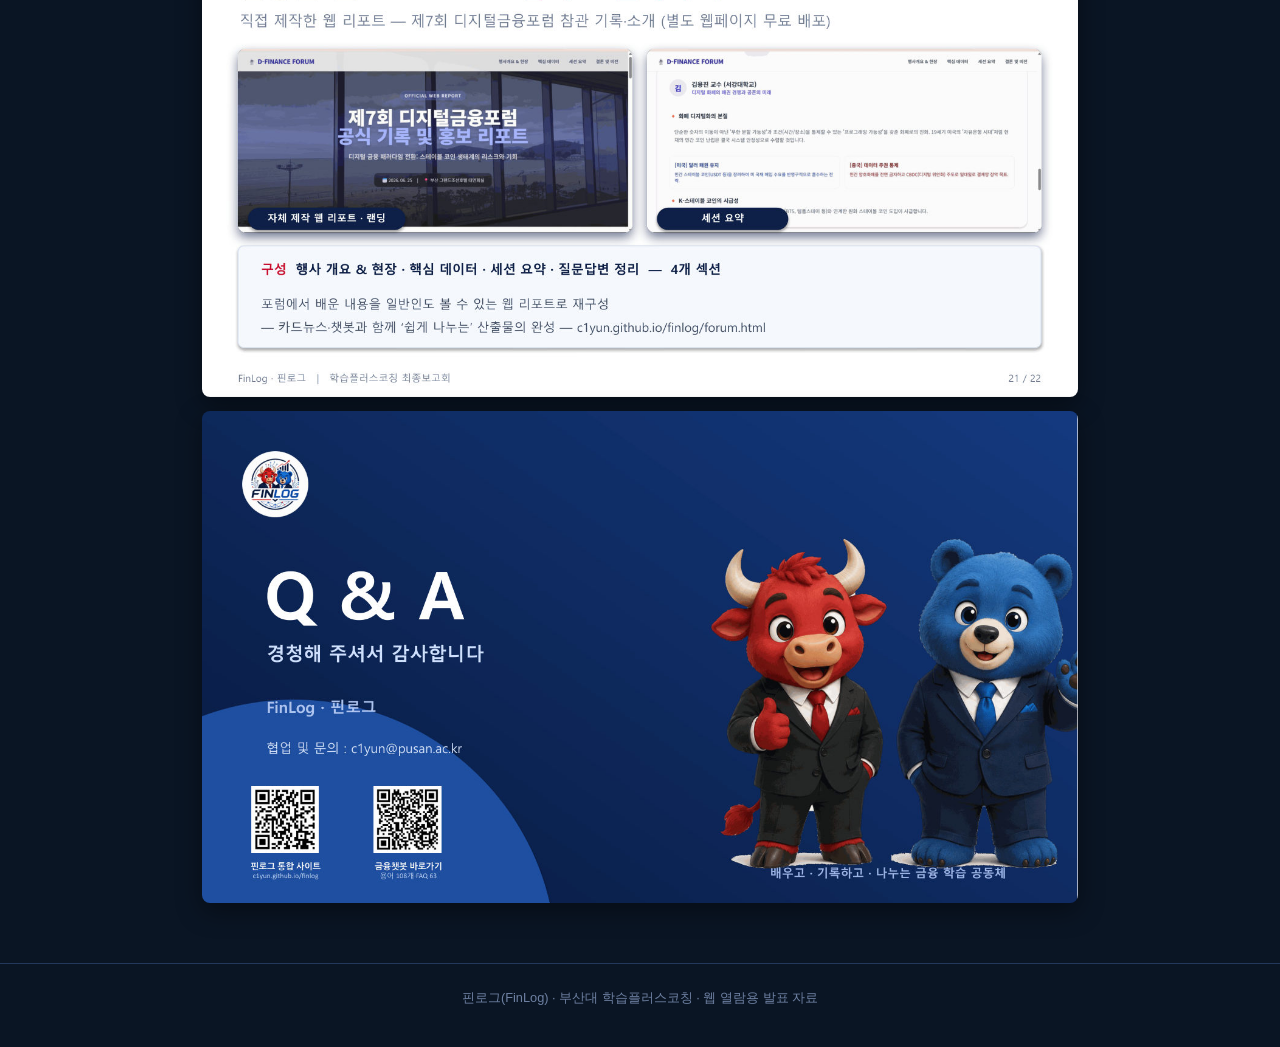
<file: deck.html>
<!DOCTYPE html><html lang="ko"><head><meta charset="UTF-8"><meta http-equiv="Content-Security-Policy" content="default-src 'self'; script-src 'self' 'unsafe-inline'; style-src 'self' 'unsafe-inline'; img-src 'self' data:; font-src 'self' data:; connect-src 'none'; object-src 'none'; base-uri 'self'; form-action 'none'"><meta name="referrer" content="strict-origin-when-cross-origin"><meta name="viewport" content="width=device-width,initial-scale=1">
<title>핀로그 결과 발표 자료 · 웹 공개본</title>
<meta name="description" content="핀로그의 문제 정의, 협업 방식, 금융 학습 과정과 주요 결과물을 정리한 17장 선별 공개본입니다.">
<link rel="icon" href="assets/images/brand/finlog-mark.png">
<link rel="stylesheet" href="assets/site-upgrade.css">
<script defer src="assets/site-upgrade.js"></script>
<style>*{margin:0;padding:0;box-sizing:border-box}body{background:#0a1524;color:#e8eefc;font-family:'Pretendard','Malgun Gothic','Apple SD Gothic Neo',sans-serif}
.hero{padding:70px 20px 22px;text-align:center;background:radial-gradient(120% 90% at 50% 0%,#102a56,#0a1524 62%)}
.hero .eb{font-size:.78rem;letter-spacing:.3em;color:#e6b34d;font-weight:800}
.hero h1{font-size:1.9rem;font-weight:900;margin:8px 0 6px}.hero p{color:#9fb2d4;font-size:.95rem}
.toc{position:sticky;top:52px;z-index:50;background:rgba(10,21,36,.92);backdrop-filter:blur(8px);border-bottom:1px solid #23385c;
  display:flex;gap:6px;overflow-x:auto;padding:11px 14px;justify-content:center;flex-wrap:wrap}
.toc a{color:#c4d2ee;font-size:.8rem;font-weight:700;text-decoration:none;padding:5px 11px;border-radius:100px;border:1px solid #2b456e;white-space:nowrap}
.toc a:hover{background:#e6b34d;color:#10254a;border-color:#e6b34d}
.pages{max-width:900px;margin:0 auto;padding:22px 12px 60px;display:flex;flex-direction:column;gap:14px}
.pages img{width:100%;height:auto;scroll-margin-top:110px;border-radius:8px;box-shadow:0 8px 26px rgba(0,0,0,.4);background:#fff;display:block}
footer{text-align:center;color:#6e80a2;font-size:.8rem;padding:26px 20px 40px;border-top:1px solid #23385c}
</style><meta property="og:type" content="website">
<link rel="canonical" href="https://c1yun.github.io/finlog/deck.html"><meta property="og:url" content="https://c1yun.github.io/finlog/deck.html">
<meta property="og:image" content="https://c1yun.github.io/finlog/og-v2.png">
<meta property="og:image:width" content="1200"><meta property="og:image:height" content="630">
<meta name="twitter:card" content="summary_large_image">
<meta name="twitter:image" content="https://c1yun.github.io/finlog/og-v2.png">
<meta property="og:title" content="핀로그 · 금융 학습 아카이브">
<meta property="og:description" content="부산대 학습플러스코칭 · 금융·시사 21개 주제를 카드뉴스·보고서·챗봇·번역 과정으로 정리한 금융 학습 포트폴리오">
<style>@media(max-width:430px){.pillnav{gap:0!important;padding:4px 5px!important}.pillnav a{font-size:11.5px!important;padding:5px 7px!important}.pillnav img{height:20px!important;width:20px!important}}</style>
<link rel="stylesheet" href="assets/finlog-lab.css"><script defer src="assets/finlog-lab.js"></script></head><body class="finlog-classic" data-finlog-enhancement-page="deck">
<div class="pillnav" style="position:fixed;top:10px;left:50%;transform:translateX(-50%);z-index:99999;display:flex;gap:2px;background:rgba(10,27,58,.94);backdrop-filter:blur(8px);padding:5px 6px;border-radius:100px;border:1px solid #2c4570;font-family:Pretendard,Malgun Gothic,sans-serif;box-shadow:0 8px 24px rgba(0,0,0,.38)"><a href="index.html" title="FinLog 홈" style="display:flex;align-items:center;align-self:center;padding:0 4px 0 1px;text-decoration:none"><img src="assets/images/brand/finlog-mark-small.png" alt="FinLog" style="height:23px;width:23px;border-radius:50%;display:block" width="46" height="46" decoding="async"></a><a href="index.html" style="color:#dbe6fb;padding:6px 12px;border-radius:100px;font-size:13px;font-weight:800;text-decoration:none;white-space:nowrap">홈</a><a href="team.html" style="color:#dbe6fb;padding:6px 12px;border-radius:100px;font-size:13px;font-weight:800;text-decoration:none;white-space:nowrap">팀 소개</a><a href="chatbot.html" style="color:#dbe6fb;padding:6px 12px;border-radius:100px;font-size:13px;font-weight:800;text-decoration:none;white-space:nowrap">챗봇</a><a href="forum.html" style="color:#dbe6fb;padding:6px 12px;border-radius:100px;font-size:13px;font-weight:800;text-decoration:none;white-space:nowrap">포럼</a><a href="translator.html" style="color:#dbe6fb;padding:6px 12px;border-radius:100px;font-size:13px;font-weight:800;text-decoration:none;white-space:nowrap">번역 과정</a><a href="cards.html" style="color:#dbe6fb;padding:6px 12px;border-radius:100px;font-size:13px;font-weight:800;text-decoration:none;white-space:nowrap">카드뉴스</a><a href="report.html" style="background:#e6b34d;color:#10254a;padding:6px 12px;border-radius:100px;font-size:13px;font-weight:800;text-decoration:none;white-space:nowrap">보고서</a></div>
<header class="hero"><div class="eb">FINLOG REPORT</div><h1>핀로그 결과 발표 자료</h1><p>활동의 배경과 과정, 주요 결과물을 정리한 웹 공개본 17장</p></header>
<div class="toc"><a href="#p1">처음</a><a href="#p8">중간</a><a href="#p22">끝</a></div>
<div class="pages">
<img loading="lazy" id="p1" src="docs/deck/d001.jpg" alt="최종 발표자료 1쪽" width="1441" height="810" decoding="async">
<img loading="lazy" id="p3" src="docs/deck/d003.jpg" alt="최종 발표자료 3쪽" width="1441" height="810" decoding="async">
<img loading="lazy" id="p4" src="docs/deck/d004.jpg" alt="최종 발표자료 4쪽" width="1441" height="810" decoding="async">
<img loading="lazy" id="p7" src="docs/deck/d007.jpg" alt="최종 발표자료 7쪽" width="1441" height="810" decoding="async">
<img loading="lazy" id="p8" src="docs/deck/d008.jpg" alt="최종 발표자료 8쪽" width="1441" height="810" decoding="async">
<img loading="lazy" id="p10" src="docs/deck/d010.jpg" alt="최종 발표자료 10쪽" width="1441" height="810" decoding="async">
<img loading="lazy" id="p11" src="docs/deck/d011.jpg" alt="최종 발표자료 11쪽" width="1441" height="810" decoding="async">
<img loading="lazy" id="p12" src="docs/deck/d012.jpg" alt="최종 발표자료 12쪽" width="1441" height="810" decoding="async">
<img loading="lazy" id="p13" src="docs/deck/d013.jpg" alt="최종 발표자료 13쪽" width="1441" height="810" decoding="async">
<img loading="lazy" id="p14" src="docs/deck/d014.jpg" alt="최종 발표자료 14쪽" width="1441" height="810" decoding="async">
<img loading="lazy" id="p15" src="docs/deck/d015.jpg" alt="최종 발표자료 15쪽" width="1441" height="810" decoding="async">
<img loading="lazy" id="p16" src="docs/deck/d016.jpg" alt="최종 발표자료 16쪽" width="1441" height="810" decoding="async">
<img loading="lazy" id="p17" src="docs/deck/d017.jpg" alt="최종 발표자료 17쪽" width="1441" height="810" decoding="async">
<img loading="lazy" id="p19" src="docs/deck/d019.jpg" alt="최종 발표자료 19쪽" width="1441" height="810" decoding="async">
<img loading="lazy" id="p20" src="docs/deck/d020.jpg" alt="최종 발표자료 20쪽" width="1441" height="810" decoding="async">
<img loading="lazy" id="p21" src="docs/deck/d021.jpg" alt="최종 발표자료 21쪽" width="1441" height="810" decoding="async">
<img loading="lazy" id="p22" src="docs/deck/d022.jpg" alt="최종 발표자료 22쪽" width="1441" height="810" decoding="async"></div>
<footer>핀로그(FinLog) · 부산대 학습플러스코칭 · 웹 열람용 발표 자료</footer>
<!--navlogo--></body></html>
</file>
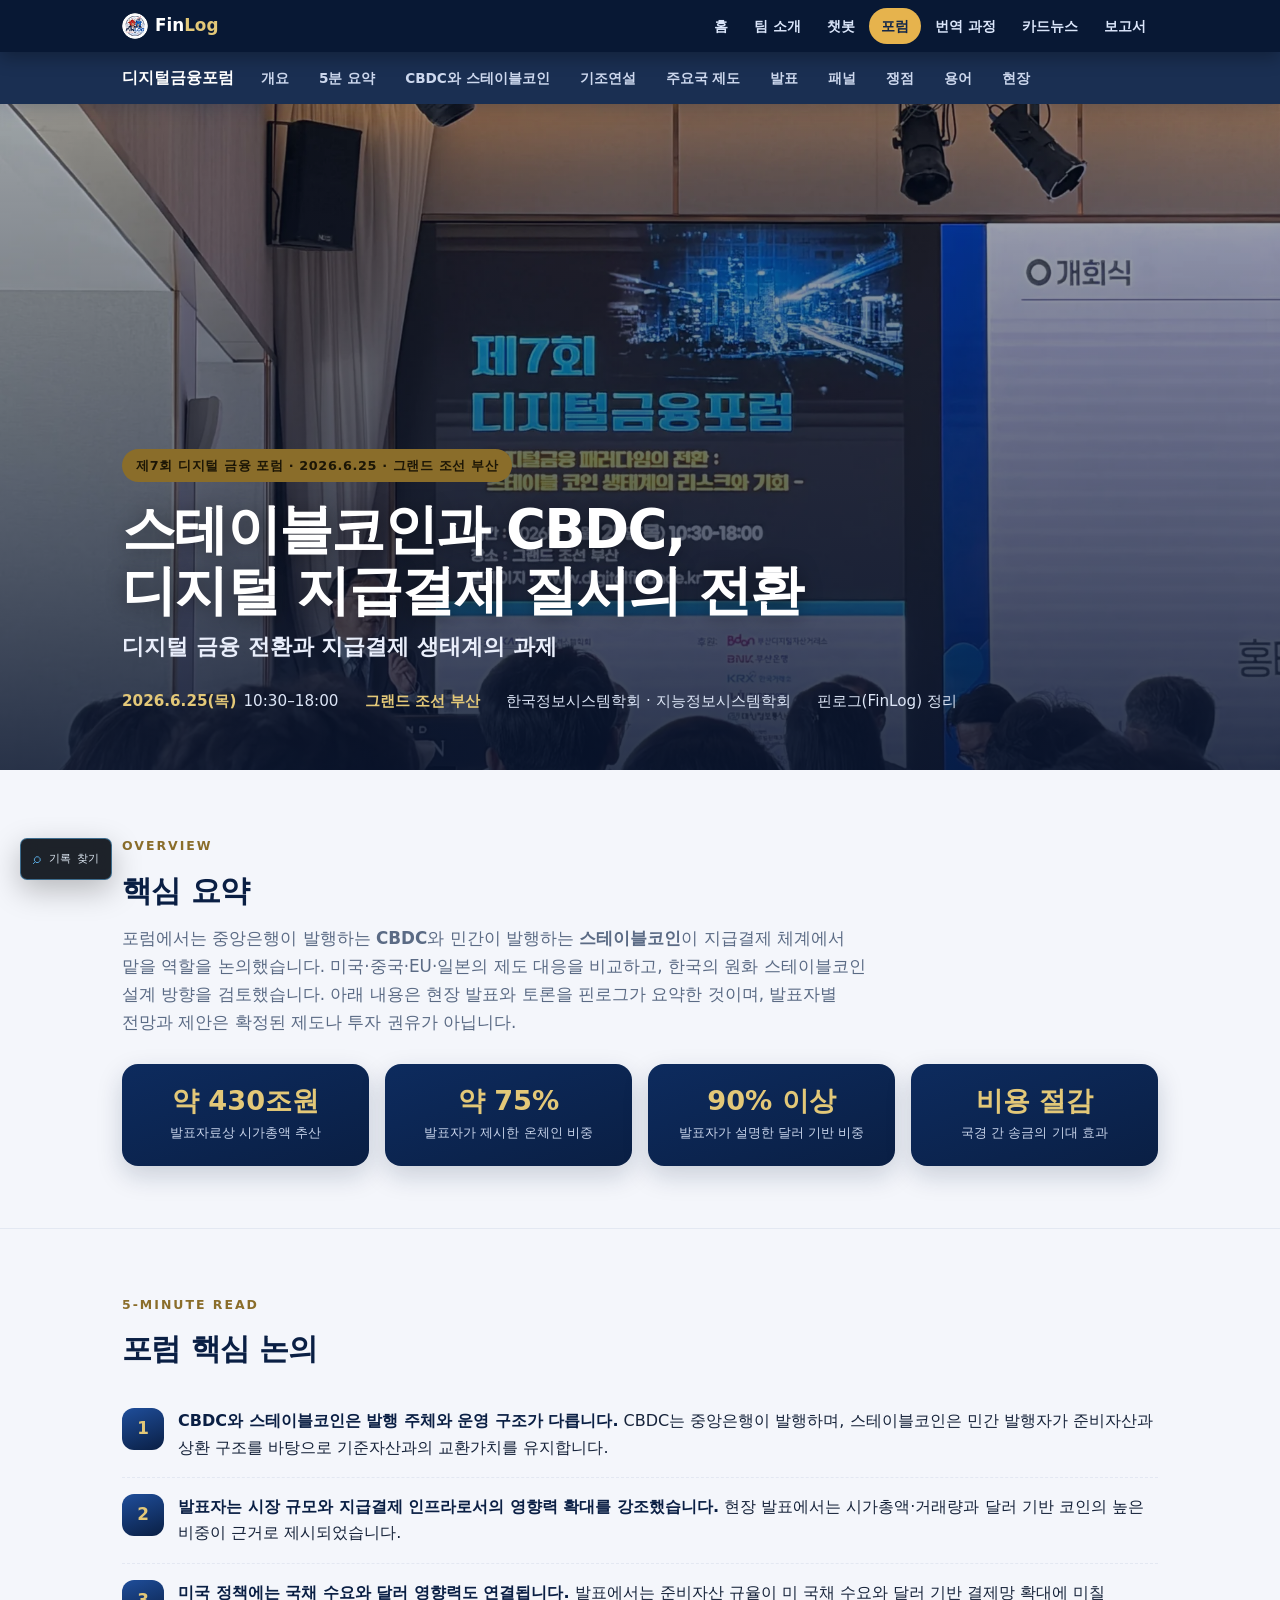
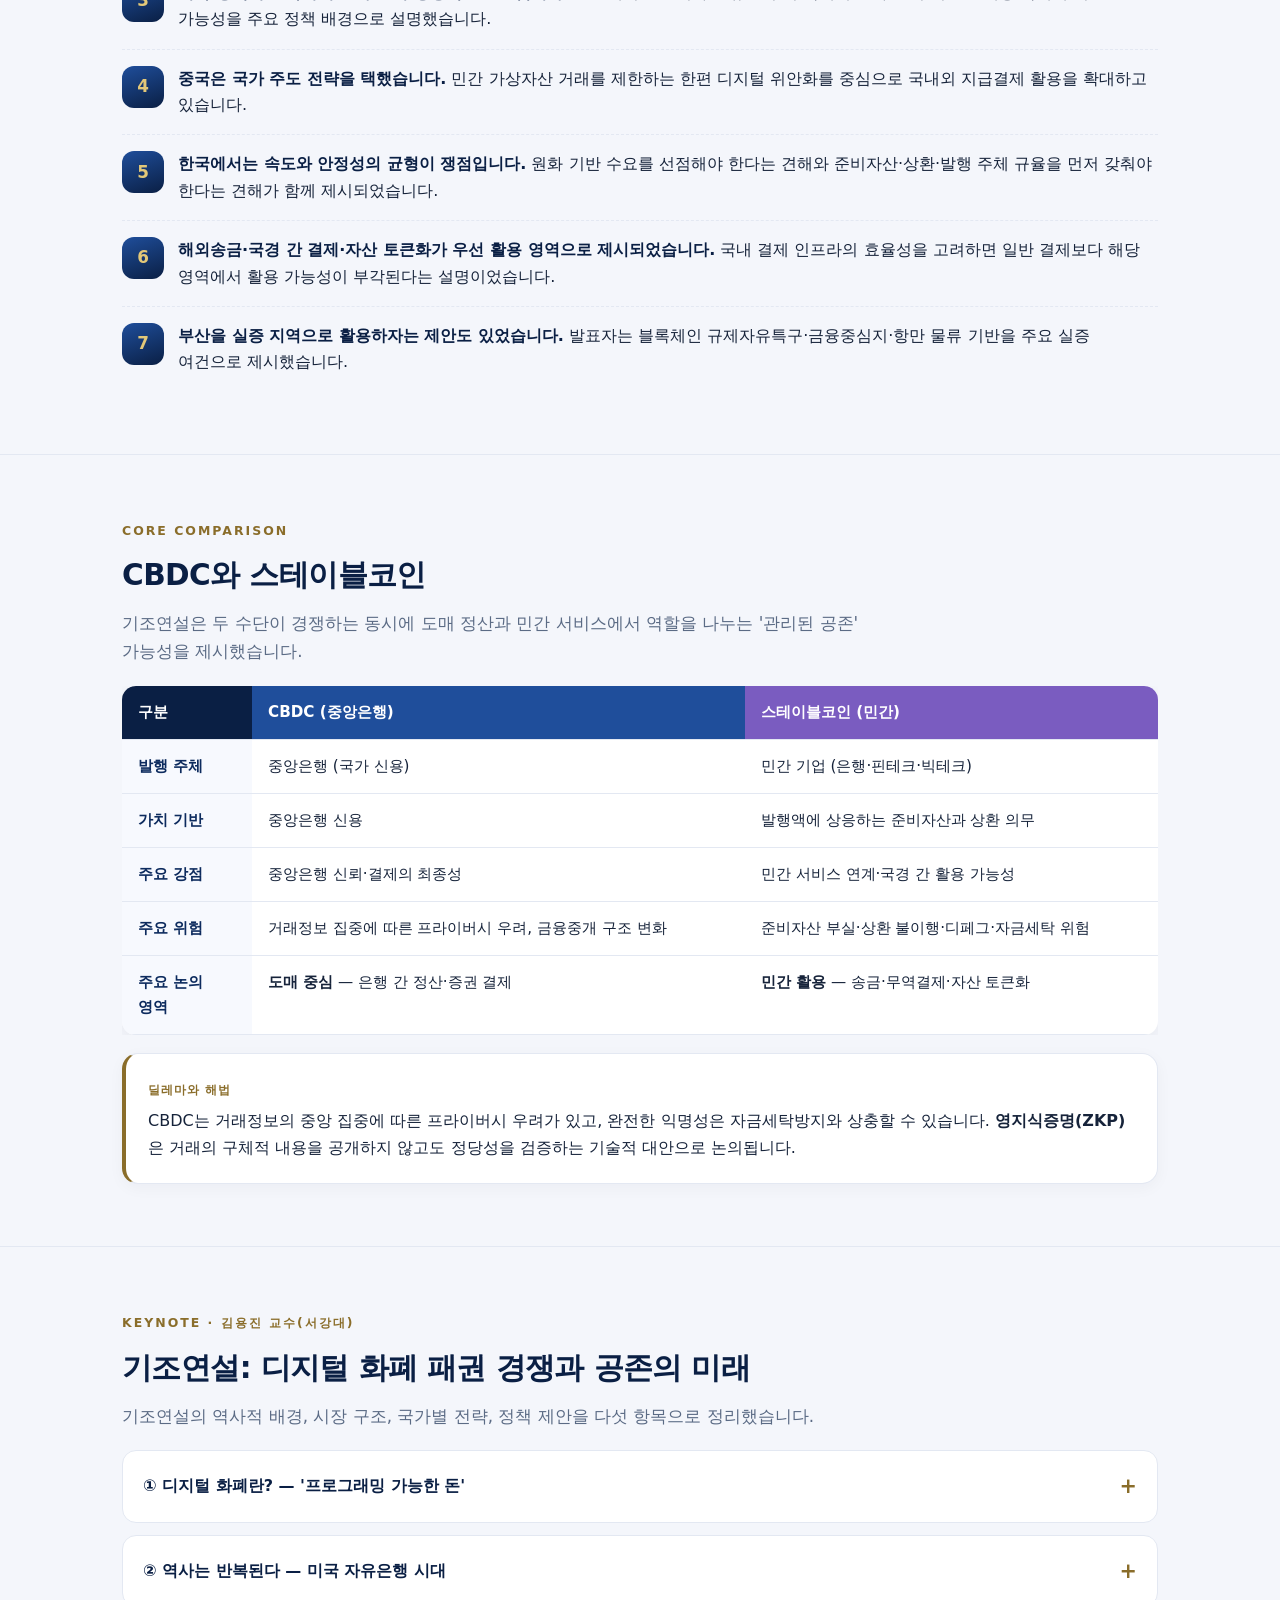
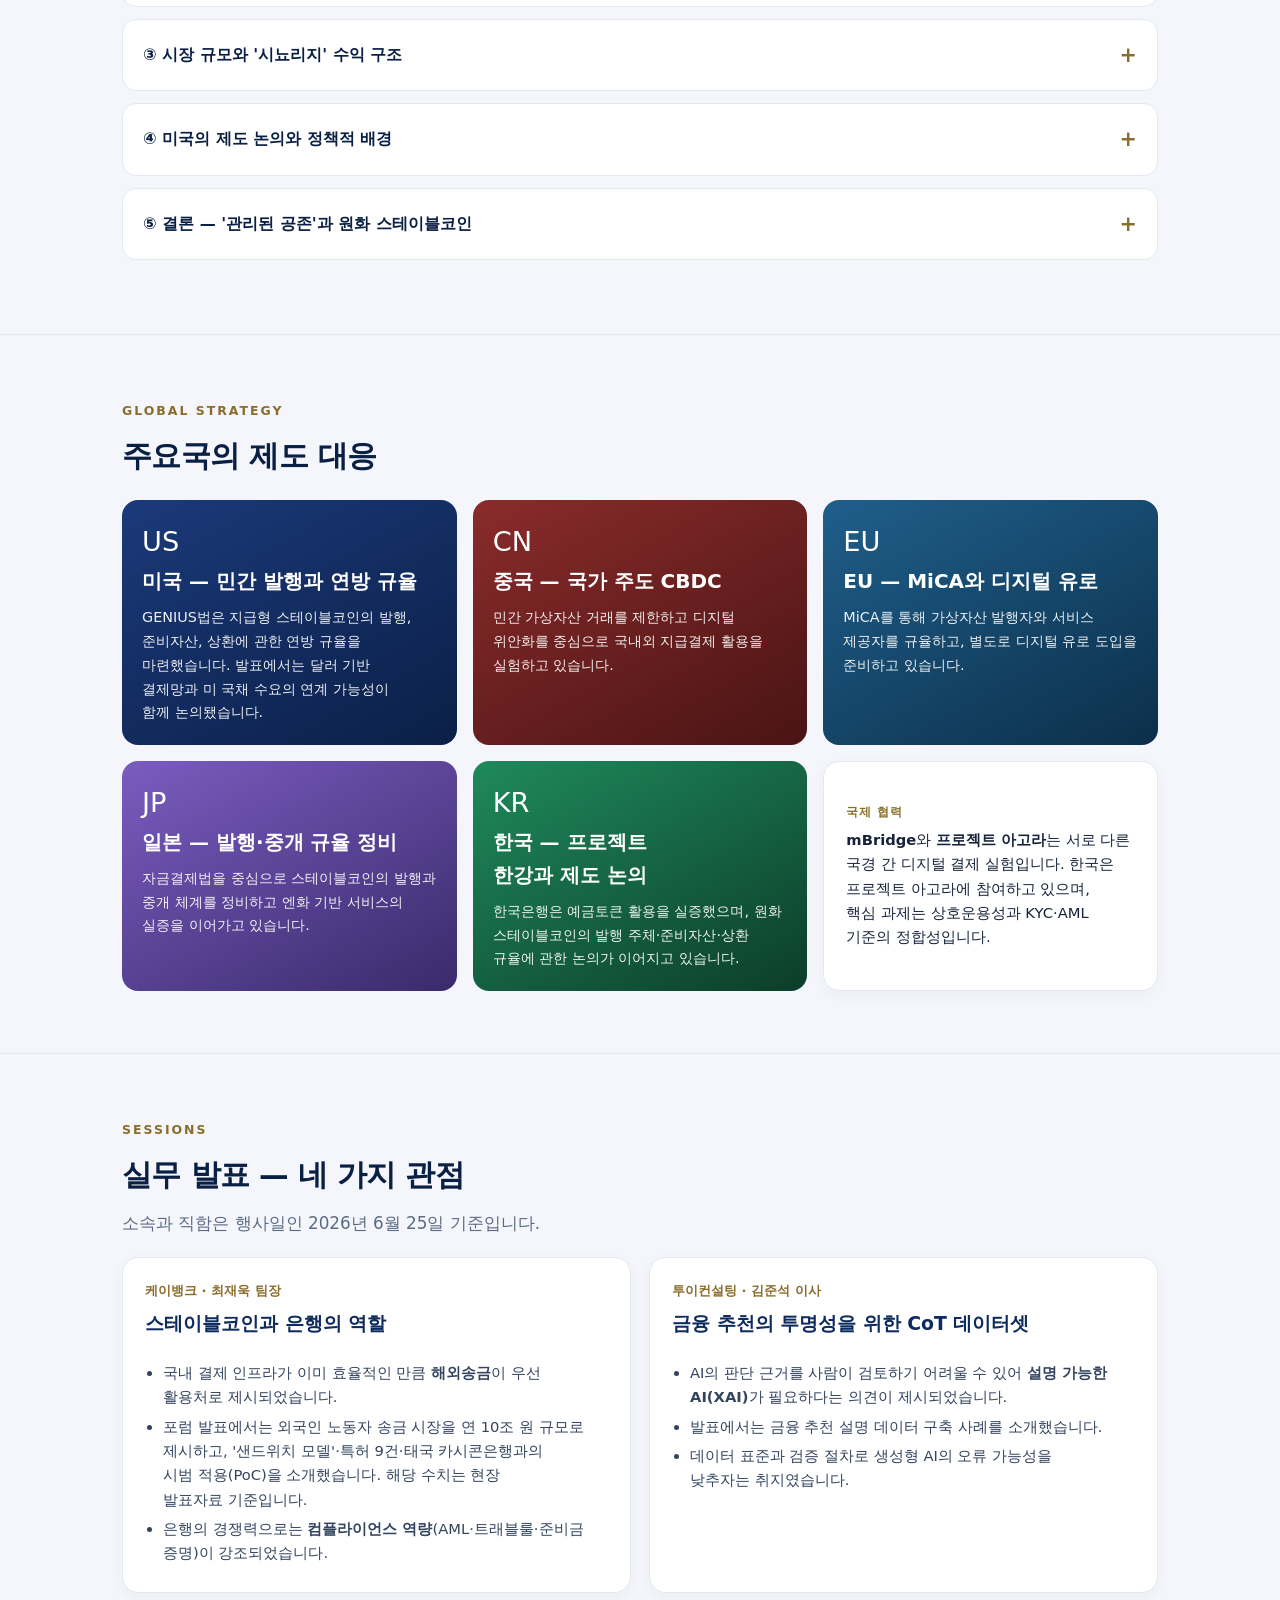
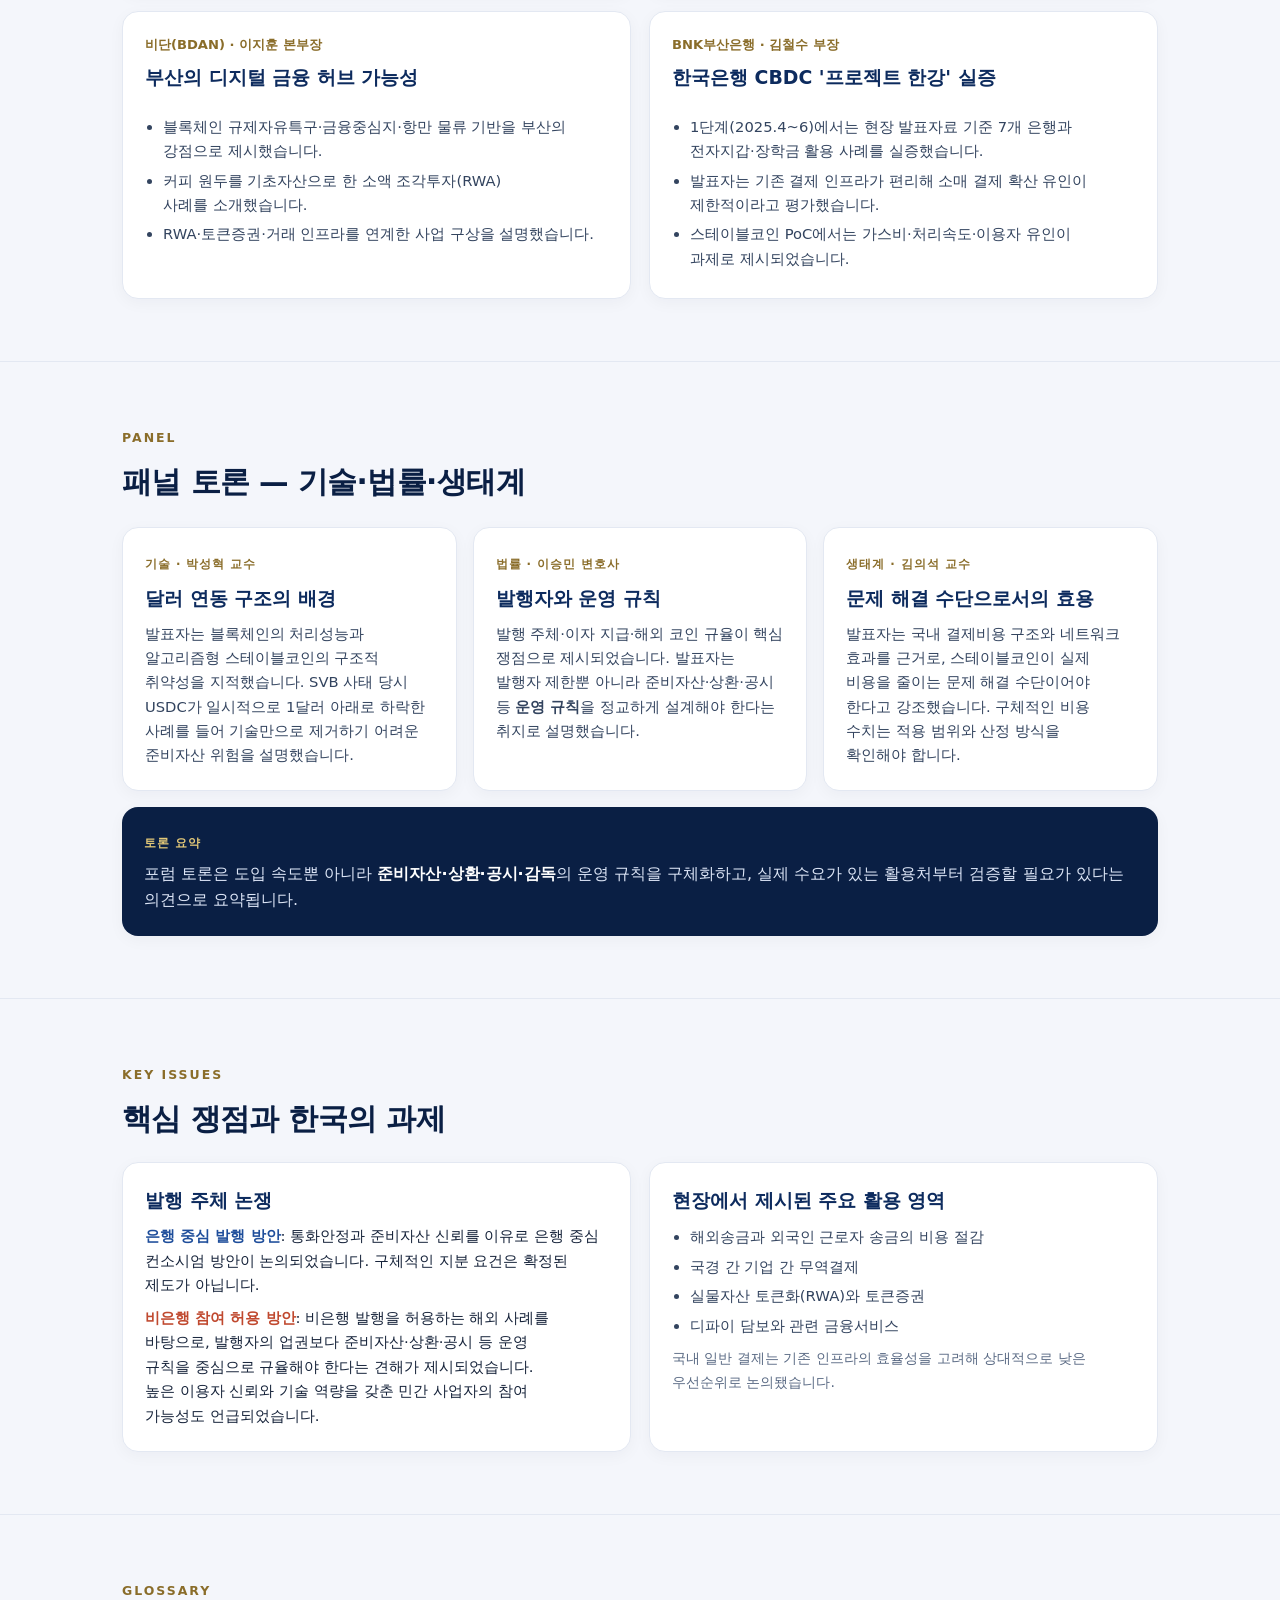
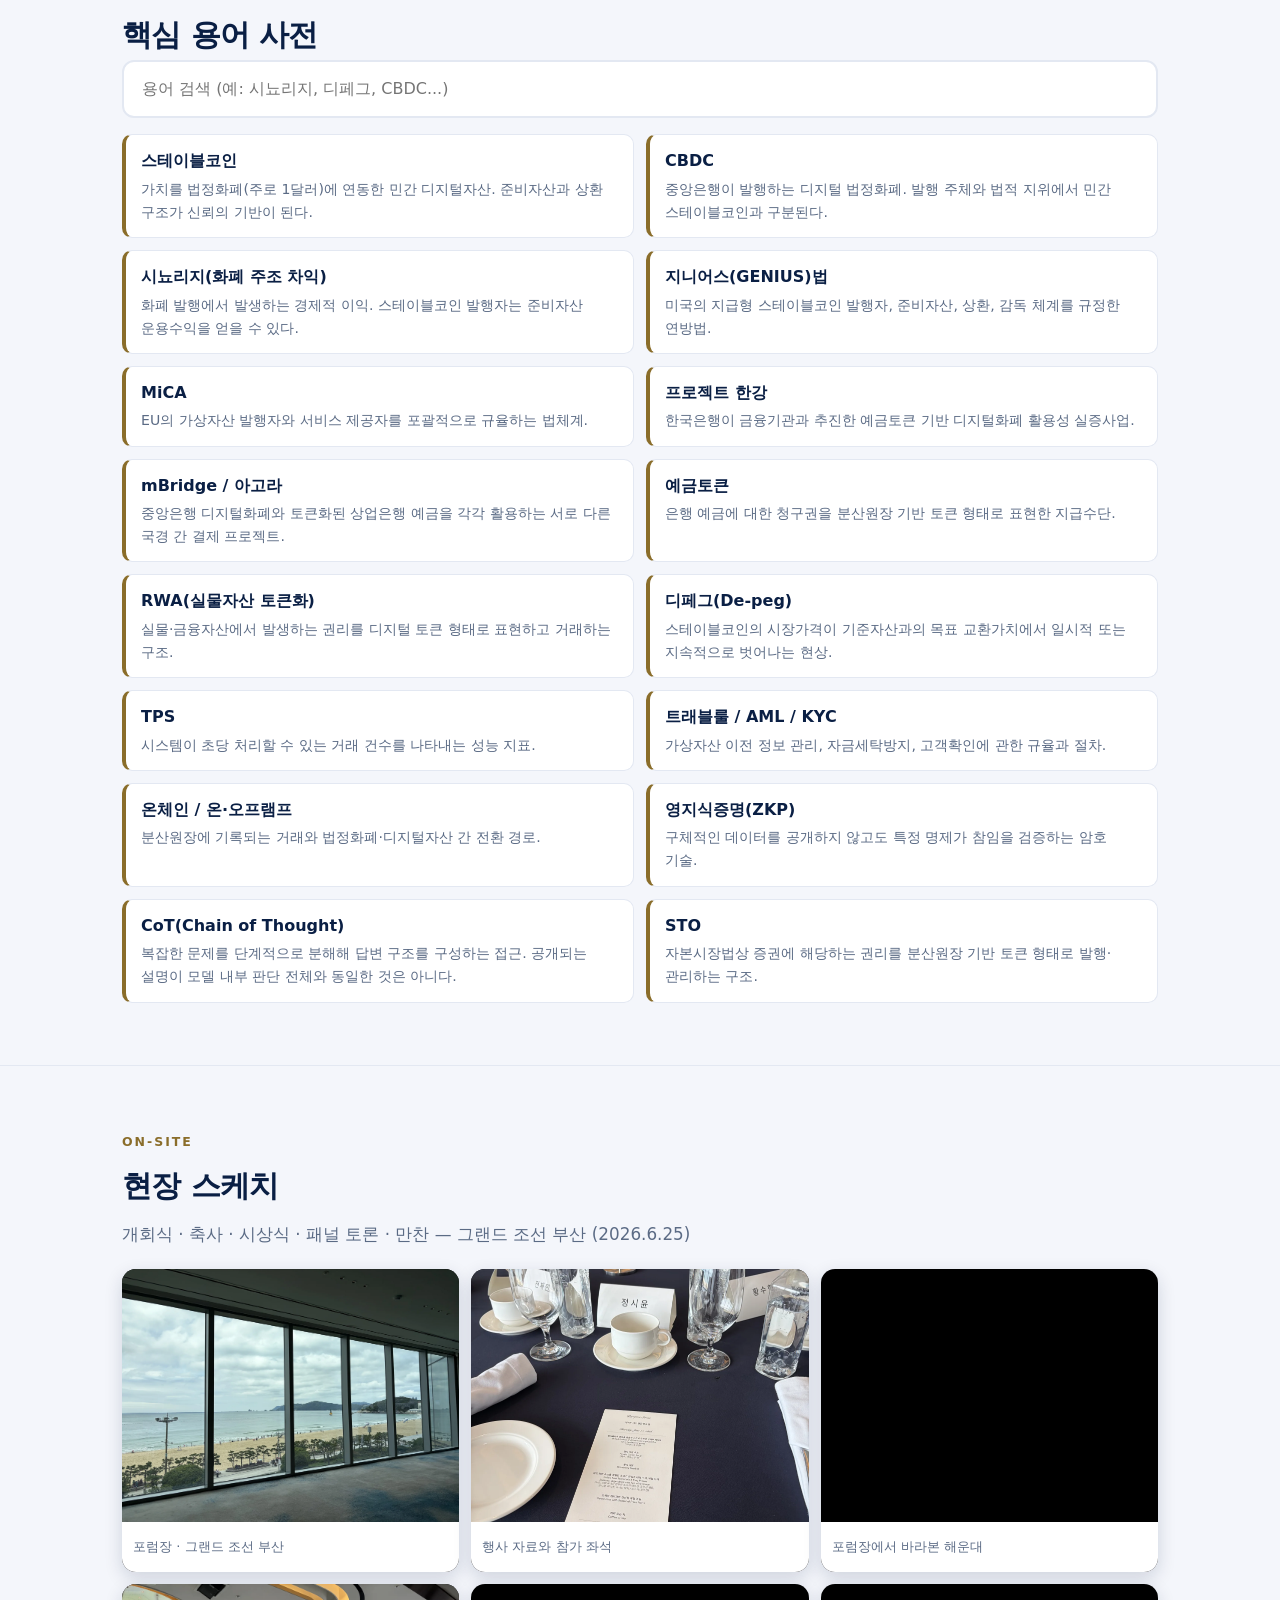
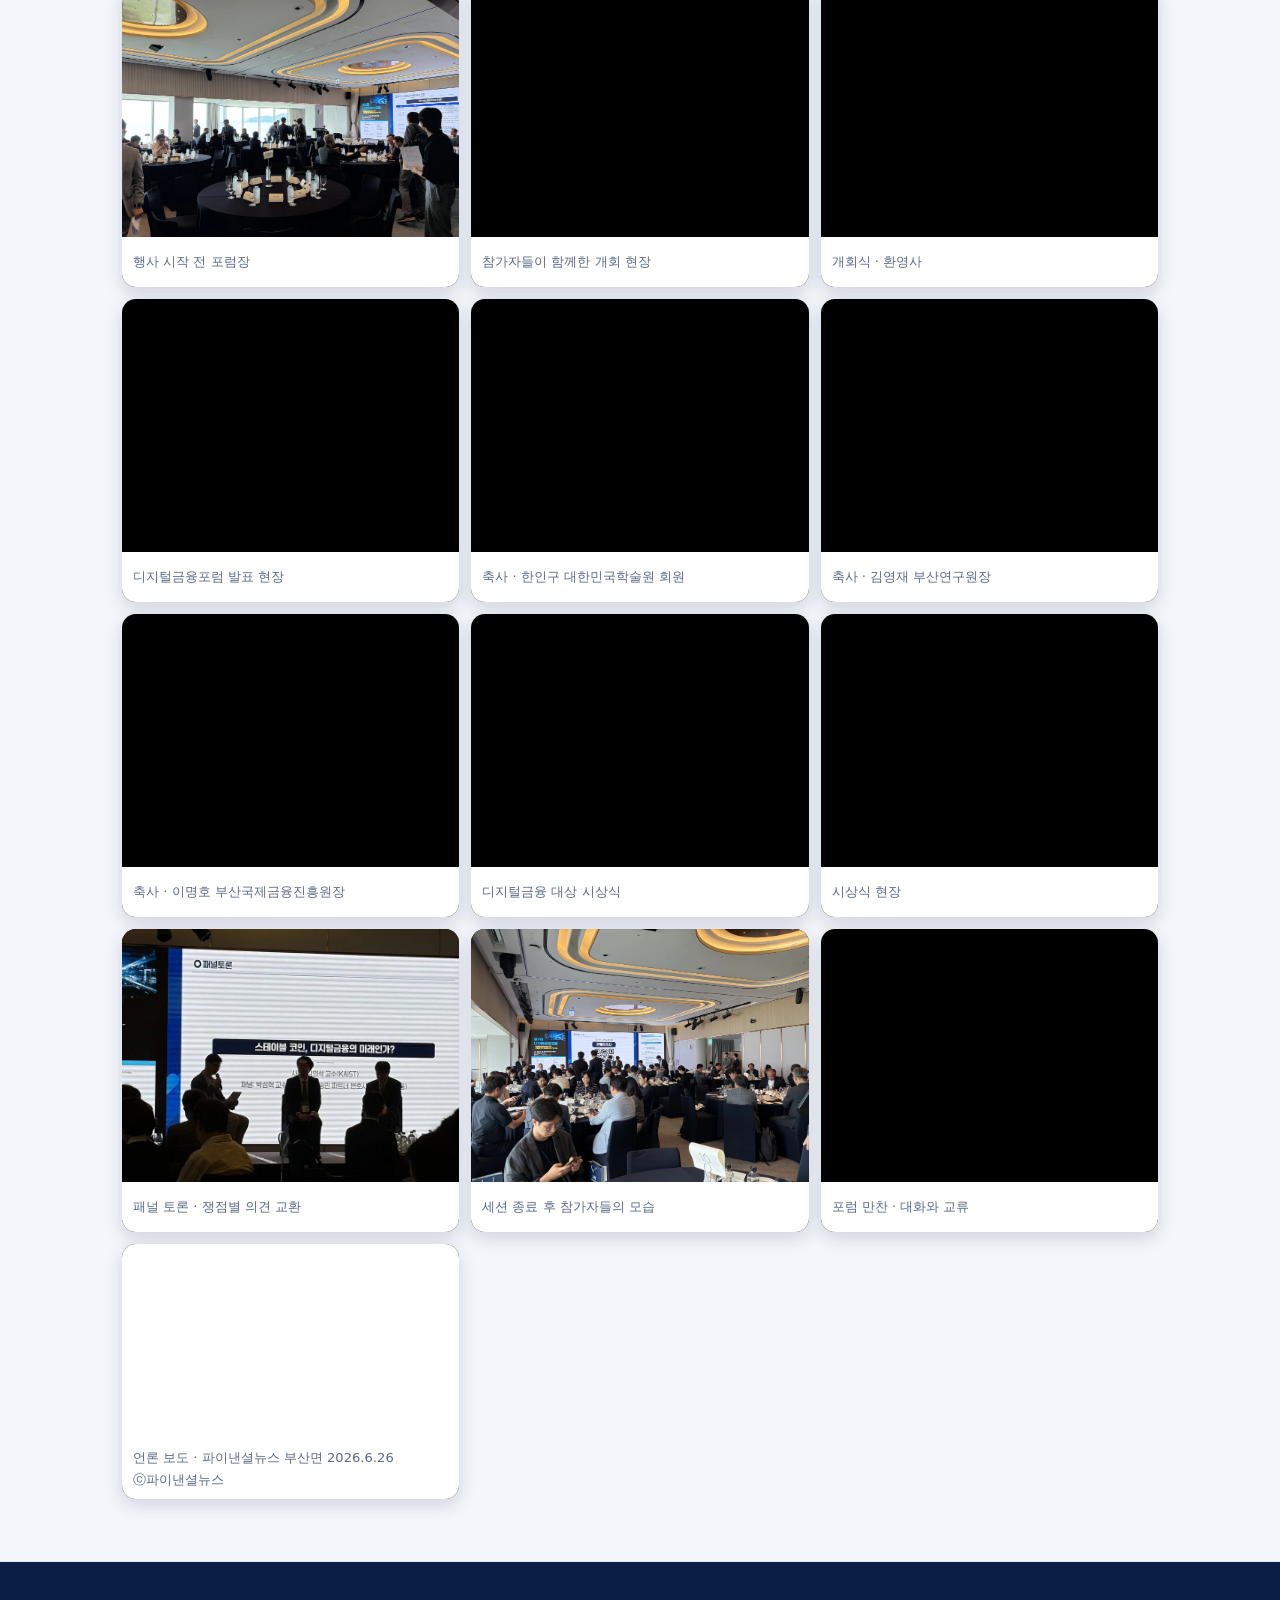
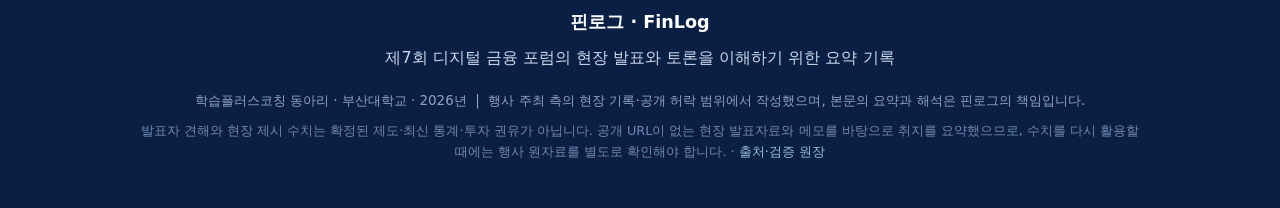
<file: forum.html>
<!DOCTYPE html>
<html lang="ko">
<head>
<meta charset="UTF-8"><meta http-equiv="Content-Security-Policy" content="default-src 'self'; script-src 'self' 'unsafe-inline'; style-src 'self' 'unsafe-inline'; img-src 'self' data:; font-src 'self' data:; connect-src 'none'; object-src 'none'; base-uri 'self'; form-action 'none'"><meta name="referrer" content="strict-origin-when-cross-origin"><meta property="og:title" content="제7회 디지털금융포럼 웹 리포트 — FinLog"><meta property="og:description" content="스테이블코인 생태계의 리스크와 기회, 참관 후 재구성한 웹 리포트">
<link rel="icon" href="assets/images/brand/finlog-mark.png">
<meta name="viewport" content="width=device-width, initial-scale=1.0">
<title>제7회 디지털 금융 포럼 · 핀로그 정리</title>
<meta name="description" content="제7회 디지털 금융 포럼의 스테이블코인·CBDC·토큰증권 논의를 현장 기록과 공식 자료를 바탕으로 재구성한 웹 리포트입니다.">
<link rel="stylesheet" href="assets/site-upgrade.css">
<script defer src="assets/site-upgrade.js"></script>
<style>
  :root{
    --navy:#0a1f44; --navy2:#0d2b5e; --blue:#1f4e9b; --sky:#3d7bd6;
    --gold:#8a6d2a; --gold2:#e3c878; --ink:#16233a; --mut:#5b6b85;
    --bg:#f4f6fb; --card:#ffffff; --line:#e3e8f2; --good:#1f8a5b; --bad:#c0492f;
  }
  *{box-sizing:border-box;margin:0;padding:0}
  html{scroll-behavior:smooth}
  body{font-family:'Pretendard','Segoe UI','Apple SD Gothic Neo',system-ui,sans-serif;color:var(--ink);background:var(--bg);line-height:1.65;-webkit-font-smoothing:antialiased}
  a{color:inherit;text-decoration:none}
  .wrap{max-width:1080px;margin:0 auto;padding:0 22px}
  h2{font-size:1.85rem;font-weight:800;letter-spacing:-.02em;color:var(--navy)}
  h3{font-size:1.18rem;font-weight:700;color:var(--navy2)}
  .sec{padding:62px 0;border-bottom:1px solid var(--line)}
  .eyebrow{display:inline-block;font-size:.78rem;font-weight:800;letter-spacing:.16em;color:var(--gold);text-transform:uppercase;margin-bottom:10px}
  .lead{color:var(--mut);font-size:1.05rem;max-width:760px;margin-top:10px}

  /* NAV */
  nav{position:sticky;top:0;z-index:50;background:#0a1f44;box-shadow:0 2px 18px rgba(10,31,68,.25)}
  nav .wrap{display:flex;align-items:center;gap:8px;height:56px;overflow-x:auto;scrollbar-width:none}
  nav .wrap::-webkit-scrollbar{display:none}
  nav .brand{font-weight:800;color:#fff;font-size:.98rem;white-space:nowrap;margin-right:8px}
  nav .brand b{color:var(--gold2)}
  nav a{color:#cdd8ee;font-size:.85rem;font-weight:600;padding:7px 11px;border-radius:8px;white-space:nowrap;transition:.2s}
  nav a:hover{background:rgba(255,255,255,.12);color:#fff}

  /* HERO */
  header.hero{position:relative;min-height:74vh;display:flex;align-items:flex-end;color:#fff;
    background:linear-gradient(180deg,rgba(8,20,46,.30),rgba(8,20,46,.86)),url('assets/images/forum/venue-hero.webp') center/cover no-repeat;}
  header.hero .wrap{padding-bottom:56px;padding-top:60px}
  .htag{display:inline-block;background:var(--gold);color:#1c1606;font-weight:800;font-size:.8rem;letter-spacing:.05em;padding:6px 14px;border-radius:30px}
  header.hero h1{font-size:clamp(2rem,5vw,3.4rem);font-weight:900;letter-spacing:-.03em;margin:18px 0 6px;line-height:1.12;text-shadow:0 2px 20px rgba(0,0,0,.4)}
  header.hero .sub{font-size:clamp(1rem,2.4vw,1.4rem);color:#e9eefb;font-weight:600}
  .meta{display:flex;flex-wrap:wrap;gap:10px 26px;margin-top:24px;font-size:.95rem;color:#dde6f7}
  .meta span{display:flex;align-items:center;gap:7px}
  .meta b{color:var(--gold2)}

  /* STAT STRIP */
  .stats{display:grid;grid-template-columns:repeat(4,1fr);gap:16px;margin-top:6px}
  .stat{background:linear-gradient(160deg,var(--navy2),var(--navy));color:#fff;border-radius:16px;padding:22px 18px;text-align:center;box-shadow:0 10px 26px rgba(10,31,68,.18)}
  .stat .n{font-size:1.7rem;font-weight:900;color:var(--gold2);line-height:1.1}
  .stat .l{font-size:.82rem;color:#c7d3ea;margin-top:6px}

  .grid2{display:grid;grid-template-columns:1fr 1fr;gap:18px}
  .grid3{display:grid;grid-template-columns:repeat(3,1fr);gap:16px}
  .card{background:var(--card);border:1px solid var(--line);border-radius:16px;padding:22px;box-shadow:0 4px 16px rgba(20,35,58,.04)}
  .card h3{margin-bottom:8px}
  .card .tag{font-size:.74rem;font-weight:800;color:var(--gold);letter-spacing:.08em;text-transform:uppercase}
  .chip{display:inline-block;background:#eef2fb;color:var(--blue);font-size:.78rem;font-weight:700;padding:3px 10px;border-radius:20px;margin:3px 4px 0 0}

  /* highlight list */
  .hl{display:flex;gap:14px;padding:16px 0;border-bottom:1px dashed var(--line)}
  .hl:last-child{border-bottom:0}
  .hl .ic{flex:0 0 42px;height:42px;border-radius:12px;background:linear-gradient(160deg,var(--blue),var(--navy));color:var(--gold2);display:flex;align-items:center;justify-content:center;font-weight:900;font-size:1.05rem}
  .hl b{color:var(--navy)}

  /* comparison */
  table.cmp{width:100%;border-collapse:collapse;background:#fff;border-radius:14px;overflow:hidden;box-shadow:0 6px 20px rgba(20,35,58,.06);font-size:.95rem}
  table.cmp th,table.cmp td{padding:14px 16px;text-align:left;vertical-align:top;border-bottom:1px solid var(--line)}
  table.cmp thead th{background:var(--navy);color:#fff;font-weight:700}
  table.cmp thead th:nth-child(2){background:var(--blue)}
  table.cmp thead th:nth-child(3){background:#7a5cc0}
  table.cmp td:first-child{font-weight:700;color:var(--navy2);background:#f7f9fe;width:130px}

  /* country cards */
  .ctry{border-radius:16px;padding:20px;color:#fff;position:relative;overflow:hidden;min-height:172px}
  .ctry h3{color:#fff;font-size:1.25rem}
  .ctry .flag{font-size:1.7rem}
  .ctry p{font-size:.9rem;color:rgba(255,255,255,.92);margin-top:8px}
  .c-us{background:linear-gradient(150deg,#1b3a7a,#0b1f47)}
  .c-cn{background:linear-gradient(150deg,#8a2b2b,#4a1414)}
  .c-eu{background:linear-gradient(150deg,#1f5f8b,#0c2f4a)}
  .c-jp{background:linear-gradient(150deg,#7a5cc0,#3a2a6a)}
  .c-kr{background:linear-gradient(150deg,#1f8a5b,#0c3d2a)}

  /* accordion */
  .acc{background:#fff;border:1px solid var(--line);border-radius:14px;margin-bottom:12px;overflow:hidden}
  .acc>button{width:100%;text-align:left;padding:18px 20px;background:none;border:0;font:inherit;font-weight:700;color:var(--navy);cursor:pointer;display:flex;justify-content:space-between;align-items:center;gap:12px}
  .acc>button .pl{color:var(--gold);font-size:1.3rem;transition:.3s}
  .acc.open>button .pl{transform:rotate(45deg)}
  .acc .body{max-height:0;overflow:hidden;transition:max-height .4s ease}
  .acc .body .inner{padding:0 20px 20px;color:#33445f}
  .acc .body p{margin-bottom:8px}

  /* session cards */
  .ses{display:flex;flex-direction:column;gap:6px}
  .ses .who{font-size:.82rem;color:var(--gold);font-weight:800}
  .ses ul{margin:8px 0 0 18px;color:#33445f;font-size:.92rem}
  .ses li{margin-bottom:5px}
  .use-list{margin:9px 0 0 18px;color:#33445f;font-size:.93rem}
  .use-list li{margin-bottom:5px}
  .use-note{margin-top:9px;color:var(--mut);font-size:.88rem}

  /* gallery */
  .gal{display:grid;grid-template-columns:repeat(3,1fr);gap:12px}
  .gal figure{margin:0;border-radius:14px;overflow:hidden;background:#000;box-shadow:0 6px 18px rgba(10,31,68,.16);cursor:zoom-in}
  .gal img{width:100%;height:auto;aspect-ratio:4/3;object-fit:cover;display:block;transition:.4s}
  .gal img.press{aspect-ratio:auto;object-fit:contain;background:#fff}
  .gal figure:hover img{transform:scale(1.05);opacity:.92}
  .gal figcaption{font-size:.82rem;color:var(--mut);padding:9px 11px;background:#fff}

  /* glossary */
  .gsearch{width:100%;padding:14px 18px;border:2px solid var(--line);border-radius:12px;font:inherit;margin-bottom:16px}
  .gsearch:focus{outline:none;border-color:var(--blue)}
  .terms{display:grid;grid-template-columns:1fr 1fr;gap:12px}
  .term{background:#fff;border:1px solid var(--line);border-left:4px solid var(--gold);border-radius:10px;padding:13px 15px}
  .term b{color:var(--navy)}
  .term span{display:block;color:var(--mut);font-size:.88rem;margin-top:3px}

  footer{background:var(--navy);color:#cdd8ee;padding:46px 0;text-align:center}
  footer .wrap{display:flex;flex-direction:column;gap:8px;align-items:center}
  footer b{color:var(--gold2)}
  .reveal{opacity:0;transform:translateY(22px);transition:.6s}
  .reveal.in{opacity:1;transform:none}

  @media(max-width:780px){
    .grid2,.grid3,.stats,.terms,.gal{grid-template-columns:1fr}
    .stats{grid-template-columns:1fr 1fr}
    .gal{grid-template-columns:1fr 1fr}
    .gal figure:last-child{grid-column:1/-1}
    h2{font-size:1.5rem}
  }
</style>
<style>body{word-break:keep-all;overflow-wrap:break-word}</style>
<meta property="og:type" content="website">
<link rel="canonical" href="https://c1yun.github.io/finlog/forum.html"><meta property="og:url" content="https://c1yun.github.io/finlog/forum.html">
<meta property="og:image" content="https://c1yun.github.io/finlog/og-v2.png">
<meta property="og:image:width" content="1200"><meta property="og:image:height" content="630">
<meta name="twitter:card" content="summary_large_image">
<meta name="twitter:image" content="https://c1yun.github.io/finlog/og-v2.png">
<style>@media(max-width:430px){.pillnav{gap:0!important;padding:4px 5px!important}.pillnav a{font-size:11.5px!important;padding:5px 7px!important}.pillnav img{height:20px!important;width:20px!important}}</style>

<style>
.sitebar{position:sticky;top:0;left:0;right:0;height:52px;z-index:60;background:#081834;box-shadow:0 6px 18px rgba(0,0,0,.28)}
.sbwrap{max-width:1080px;margin:0 auto;height:52px;display:flex;align-items:center;gap:12px;padding:0 22px}
.sbrand{display:flex;align-items:center;gap:7px;color:#fff;font-weight:900;font-size:1.05rem;text-decoration:none;white-space:nowrap}
.sbrand img{height:26px;width:26px;border-radius:50%;display:block}
.sbrand b{color:var(--gold2)}
.slinks{margin-left:auto;display:flex;gap:2px;align-items:center;overflow-x:auto;scrollbar-width:none}
.slinks::-webkit-scrollbar{display:none}
.slinks a{color:#dbe6fb;font-size:.86rem;font-weight:800;padding:7px 12px;border-radius:100px;text-decoration:none;white-space:nowrap;transition:.15s}
.slinks a:hover{background:rgba(255,255,255,.12);color:#fff}
.slinks a.on{background:#e6b34d;color:#10254a}
body{padding-top:0}
nav{top:52px!important;background:rgba(12,34,72,.94)!important;height:52px}
nav .wrap{height:52px}
[id]{scroll-margin-top:112px}
@media(max-width:560px){.sbrand{font-size:.98rem}.slinks a{font-size:.8rem;padding:6px 9px}.sbwrap{gap:8px;padding:0 12px}}
</style>
<link rel="stylesheet" href="assets/finlog-lab.css">
<script defer src="assets/finlog-lab.js"></script>
</head>
<body class="finlog-classic" data-finlog-enhancement-page="forum">
<header class="sitebar"><div class="sbwrap">
  <a class="sbrand" href="index.html" title="FinLog 홈"><img src="assets/images/brand/finlog-mark-small.png" alt="FinLog" width="46" height="46" decoding="async"><span>Fin<b>Log</b></span></a>
  <div class="slinks">
    <a href="index.html">홈</a>
    <a href="team.html">팀 소개</a>
    <a href="chatbot.html">챗봇</a>
    <a href="forum.html" class="on">포럼</a>
    <a href="translator.html">번역 과정</a>
    <a href="cards.html">카드뉴스</a>
    <a href="report.html">보고서</a>
  </div>
</div></header>

<nav><div class="wrap">
  <span class="brand">디지털금융포럼</span>
  <a href="#overview">개요</a>
  <a href="#summary">5분 요약</a>
  <a href="#vs">CBDC와 스테이블코인</a>
  <a href="#keynote">기조연설</a>
  <a href="#world">주요국 제도</a>
  <a href="#sessions">발표</a>
  <a href="#panel">패널</a>
  <a href="#issues">쟁점</a>
  <a href="#glossary">용어</a>
  <a href="#gallery">현장</a>
</div></nav>
<main id="main-content">

<header class="hero">
  <div class="wrap">
    <span class="htag">제7회 디지털 금융 포럼 · 2026.6.25 · 그랜드 조선 부산</span>
    <h1>스테이블코인과 CBDC, 디지털 지급결제 질서의 전환</h1>
    <div class="sub">디지털 금융 전환과 지급결제 생태계의 과제</div>
    <div class="meta">
      <span><b>2026.6.25(목)</b> 10:30–18:00</span>
      <span><b>그랜드 조선 부산</b></span>
      <span>한국정보시스템학회 · 지능정보시스템학회</span>
      <span>핀로그(FinLog) 정리</span>
    </div>
  </div>
</header>

<!-- OVERVIEW -->
<section class="sec" id="overview">
  <div class="wrap reveal">
    <span class="eyebrow">Overview</span>
    <h2>핵심 요약</h2>
    <p class="lead">포럼에서는 중앙은행이 발행하는 <b>CBDC</b>와 민간이 발행하는 <b>스테이블코인</b>이 지급결제 체계에서 맡을 역할을 논의했습니다. 미국·중국·EU·일본의 제도 대응을 비교하고, 한국의 원화 스테이블코인 설계 방향을 검토했습니다. 아래 내용은 현장 발표와 토론을 핀로그가 요약한 것이며, 발표자별 전망과 제안은 확정된 제도나 투자 권유가 아닙니다.</p>
    <div class="stats" style="margin-top:28px">
      <div class="stat"><div class="n">약 430조원</div><div class="l">발표자료상 시가총액 추산</div></div>
      <div class="stat"><div class="n">약 75%</div><div class="l">발표자가 제시한 온체인 비중</div></div>
      <div class="stat"><div class="n">90% 이상</div><div class="l">발표자가 설명한 달러 기반 비중</div></div>
      <div class="stat"><div class="n">비용 절감</div><div class="l">국경 간 송금의 기대 효과</div></div>
    </div>
  </div>
</section>

<!-- SUMMARY -->
<section class="sec" id="summary">
  <div class="wrap reveal">
    <span class="eyebrow">5-Minute Read</span>
    <h2>포럼 핵심 논의</h2>
    <div style="margin-top:18px">
      <div class="hl"><div class="ic">1</div><div><b>CBDC와 스테이블코인은 발행 주체와 운영 구조가 다릅니다.</b> CBDC는 중앙은행이 발행하며, 스테이블코인은 민간 발행자가 준비자산과 상환 구조를 바탕으로 기준자산과의 교환가치를 유지합니다.</div></div>
      <div class="hl"><div class="ic">2</div><div><b>발표자는 시장 규모와 지급결제 인프라로서의 영향력 확대를 강조했습니다.</b> 현장 발표에서는 시가총액·거래량과 달러 기반 코인의 높은 비중이 근거로 제시되었습니다.</div></div>
      <div class="hl"><div class="ic">3</div><div><b>미국 정책에는 국채 수요와 달러 영향력도 연결됩니다.</b> 발표에서는 준비자산 규율이 미 국채 수요와 달러 기반 결제망 확대에 미칠 가능성을 주요 정책 배경으로 설명했습니다.</div></div>
      <div class="hl"><div class="ic">4</div><div><b>중국은 국가 주도 전략을 택했습니다.</b> 민간 가상자산 거래를 제한하는 한편 디지털 위안화를 중심으로 국내외 지급결제 활용을 확대하고 있습니다.</div></div>
      <div class="hl"><div class="ic">5</div><div><b>한국에서는 속도와 안정성의 균형이 쟁점입니다.</b> 원화 기반 수요를 선점해야 한다는 견해와 준비자산·상환·발행 주체 규율을 먼저 갖춰야 한다는 견해가 함께 제시되었습니다.</div></div>
      <div class="hl"><div class="ic">6</div><div><b>해외송금·국경 간 결제·자산 토큰화가 우선 활용 영역으로 제시되었습니다.</b> 국내 결제 인프라의 효율성을 고려하면 일반 결제보다 해당 영역에서 활용 가능성이 부각된다는 설명이었습니다.</div></div>
      <div class="hl"><div class="ic">7</div><div><b>부산을 실증 지역으로 활용하자는 제안도 있었습니다.</b> 발표자는 블록체인 규제자유특구·금융중심지·항만 물류 기반을 주요 실증 여건으로 제시했습니다.</div></div>
    </div>
  </div>
</section>

<!-- VS -->
<section class="sec" id="vs">
  <div class="wrap reveal">
    <span class="eyebrow">Core Comparison</span>
    <h2>CBDC와 스테이블코인</h2>
    <p class="lead">기조연설은 두 수단이 경쟁하는 동시에 도매 정산과 민간 서비스에서 역할을 나누는 '관리된 공존' 가능성을 제시했습니다.</p>
    <div style="overflow-x:auto;margin-top:20px">
    <table class="cmp">
      <thead><tr><th>구분</th><th>CBDC (중앙은행)</th><th>스테이블코인 (민간)</th></tr></thead>
      <tbody>
        <tr><td>발행 주체</td><td>중앙은행 (국가 신용)</td><td>민간 기업 (은행·핀테크·빅테크)</td></tr>
        <tr><td>가치 기반</td><td>중앙은행 신용</td><td>발행액에 상응하는 준비자산과 상환 의무</td></tr>
        <tr><td>주요 강점</td><td>중앙은행 신뢰·결제의 최종성</td><td>민간 서비스 연계·국경 간 활용 가능성</td></tr>
        <tr><td>주요 위험</td><td>거래정보 집중에 따른 프라이버시 우려, 금융중개 구조 변화</td><td>준비자산 부실·상환 불이행·디페그·자금세탁 위험</td></tr>
        <tr><td>주요 논의 영역</td><td><b>도매 중심</b> — 은행 간 정산·증권 결제</td><td><b>민간 활용</b> — 송금·무역결제·자산 토큰화</td></tr>
      </tbody>
    </table>
    </div>
    <div class="card" style="margin-top:18px;border-left:4px solid var(--gold)">
      <span class="tag">딜레마와 해법</span>
      <p style="margin-top:6px">CBDC는 거래정보의 중앙 집중에 따른 프라이버시 우려가 있고, 완전한 익명성은 자금세탁방지와 상충할 수 있습니다. <b>영지식증명(ZKP)</b>은 거래의 구체적 내용을 공개하지 않고도 정당성을 검증하는 기술적 대안으로 논의됩니다.</p>
    </div>
  </div>
</section>

<!-- KEYNOTE -->
<section class="sec" id="keynote">
  <div class="wrap reveal">
    <span class="eyebrow">Keynote · 김용진 교수(서강대)</span>
    <h2>기조연설: 디지털 화폐 패권 경쟁과 공존의 미래</h2>
    <p class="lead">기조연설의 역사적 배경, 시장 구조, 국가별 전략, 정책 제안을 다섯 항목으로 정리했습니다.</p>
    <div style="margin-top:20px">
      <div class="acc"><button>① 디지털 화폐란? — '프로그래밍 가능한 돈'<span class="pl">+</span></button>
        <div class="body"><div class="inner"><p>발표자는 현행 통화제도를 중앙은행화폐와 상업은행화폐가 함께 유통되는 <b>이중 통화제도</b>로 설명했습니다. 민간 화폐 비중은 현장 발표자료의 수치이므로 활용 시 원자료 확인이 필요합니다.</p><p>디지털 화폐의 특징으로는 <b>① 세분화 가능성 ② 프로그래밍 가능성</b>이 제시되었습니다. 사용 조건을 코드로 설계할 수 있다는 의미입니다.</p></div></div></div>

      <div class="acc"><button>② 역사는 반복된다 — 미국 자유은행 시대<span class="pl">+</span></button>
        <div class="body"><div class="inner"><p>1836년 제2합중국은행의 특허가 종료된 뒤 주정부 인가 은행이 발행한 은행권이 확산되었고, 일부 부실 발행과 뱅크런을 거쳐 1863년 국법은행법을 중심으로 통화체계가 재편되었습니다.</p><p>오늘날 스테이블코인 발행 주체 논의도 민간 혁신과 지급결제 시스템의 안정성 사이에서 적정한 규율 수준을 정하는 문제로 해석할 수 있습니다.</p></div></div></div>

      <div class="acc"><button>③ 시장 규모와 '시뇨리지' 수익 구조<span class="pl">+</span></button>
        <div class="body"><div class="inner"><p>현장 발표자는 당시 시가총액·거래량과 달러 기반 코인의 높은 비중을 제시하며 시장 규모를 설명했습니다. 이 수치는 발표 시점의 자료이므로 최신 원자료 확인이 필요합니다.</p><p><b>준비자산 운용수익이 주요 수익원으로 제시되었습니다.</b> 발행사가 받은 자금을 단기 국채 등 준비자산으로 운용해 수익을 얻는 구조가 사업모델의 핵심이라는 취지였습니다.</p></div></div></div>

      <div class="acc"><button>④ 미국의 제도 논의와 정책적 배경<span class="pl">+</span></button>
        <div class="body"><div class="inner"><p>발표에서는 미국의 스테이블코인 규율, 디지털자산 시장구조 논의, CBDC 제한 논의를 서로 구분해 소개했습니다. 각 법안의 통과·시행 상태는 계속 변할 수 있어 최신 법령을 확인해야 합니다.</p><p>준비자산이 단기 미 국채 수요를 늘리고 달러 기반 결제망을 확장할 수 있다는 것이 발표자의 주요 해석이었습니다.</p></div></div></div>

      <div class="acc"><button>⑤ 결론 — '관리된 공존'과 원화 스테이블코인<span class="pl">+</span></button>
        <div class="body"><div class="inner"><p>발표자는 CBDC를 도매 정산에, 스테이블코인을 민간 소매·송금 영역에 활용하는 역할 분담 가능성을 제시했습니다. 비용과 처리시간 개선 수치는 적용 국가·사업자·규율에 따라 달라집니다.</p><p>원화 기반 디지털자산 생태계를 조기에 검토해야 한다는 의견과 함께 K-콘텐츠·관광자산의 토큰화 가능성을 제안했습니다. 특정 기업의 발행 가능성은 전망에 불과하며 확정된 사실이 아닙니다.</p></div></div></div>
    </div>
  </div>
</section>

<!-- WORLD -->
<section class="sec" id="world">
  <div class="wrap reveal">
    <span class="eyebrow">Global Strategy</span>
    <h2>주요국의 제도 대응</h2>
    <div class="grid3" style="margin-top:20px">
      <div class="ctry c-us"><div class="flag">US</div><h3>미국 — 민간 발행과 연방 규율</h3><p>GENIUS법은 지급형 스테이블코인의 발행, 준비자산, 상환에 관한 연방 규율을 마련했습니다. 발표에서는 달러 기반 결제망과 미 국채 수요의 연계 가능성이 함께 논의됐습니다.</p></div>
      <div class="ctry c-cn"><div class="flag">CN</div><h3>중국 — 국가 주도 CBDC</h3><p>민간 가상자산 거래를 제한하고 디지털 위안화를 중심으로 국내외 지급결제 활용을 실험하고 있습니다.</p></div>
      <div class="ctry c-eu"><div class="flag">EU</div><h3>EU — MiCA와 디지털 유로</h3><p>MiCA를 통해 가상자산 발행자와 서비스 제공자를 규율하고, 별도로 디지털 유로 도입을 준비하고 있습니다.</p></div>
      <div class="ctry c-jp"><div class="flag">JP</div><h3>일본 — 발행·중개 규율 정비</h3><p>자금결제법을 중심으로 스테이블코인의 발행과 중개 체계를 정비하고 엔화 기반 서비스의 실증을 이어가고 있습니다.</p></div>
      <div class="ctry c-kr"><div class="flag">KR</div><h3>한국 — 프로젝트 한강과 제도 논의</h3><p>한국은행은 예금토큰 활용을 실증했으며, 원화 스테이블코인의 발행 주체·준비자산·상환 규율에 관한 논의가 이어지고 있습니다.</p></div>
      <div class="card" style="display:flex;flex-direction:column;justify-content:center">
        <span class="tag">국제 협력</span>
        <p style="margin-top:6px;font-size:.92rem"><b>mBridge</b>와 <b>프로젝트 아고라</b>는 서로 다른 국경 간 디지털 결제 실험입니다. 한국은 프로젝트 아고라에 참여하고 있으며, 핵심 과제는 상호운용성과 KYC·AML 기준의 정합성입니다.</p>
      </div>
    </div>
  </div>
</section>

<!-- SESSIONS -->
<section class="sec" id="sessions">
  <div class="wrap reveal">
    <span class="eyebrow">Sessions</span>
    <h2>실무 발표 — 네 가지 관점</h2>
    <p class="lead">소속과 직함은 행사일인 2026년 6월 25일 기준입니다.</p>
    <div class="grid2" style="margin-top:20px">
      <div class="card ses"><span class="who">케이뱅크 · 최재욱 팀장</span><h3>스테이블코인과 은행의 역할</h3>
        <ul><li>국내 결제 인프라가 이미 효율적인 만큼 <b>해외송금</b>이 우선 활용처로 제시되었습니다.</li><li>포럼 발표에서는 외국인 노동자 송금 시장을 연 10조 원 규모로 제시하고, '샌드위치 모델'·특허 9건·태국 카시콘은행과의 시범 적용(PoC)을 소개했습니다. 해당 수치는 현장 발표자료 기준입니다.</li><li>은행의 경쟁력으로는 <b>컴플라이언스 역량</b>(AML·트래블룰·준비금 증명)이 강조되었습니다.</li></ul></div>
      <div class="card ses"><span class="who">투이컨설팅 · 김준석 이사</span><h3>금융 추천의 투명성을 위한 CoT 데이터셋</h3>
        <ul><li>AI의 판단 근거를 사람이 검토하기 어려울 수 있어 <b>설명 가능한 AI(XAI)</b>가 필요하다는 의견이 제시되었습니다.</li><li>발표에서는 금융 추천 설명 데이터 구축 사례를 소개했습니다.</li><li>데이터 표준과 검증 절차로 생성형 AI의 오류 가능성을 낮추자는 취지였습니다.</li></ul></div>
      <div class="card ses"><span class="who">비단(BDAN) · 이지훈 본부장</span><h3>부산의 디지털 금융 허브 가능성</h3>
        <ul><li>블록체인 규제자유특구·금융중심지·항만 물류 기반을 부산의 강점으로 제시했습니다.</li><li>커피 원두를 기초자산으로 한 소액 조각투자(RWA) 사례를 소개했습니다.</li><li>RWA·토큰증권·거래 인프라를 연계한 사업 구상을 설명했습니다.</li></ul></div>
      <div class="card ses"><span class="who">BNK부산은행 · 김철수 부장</span><h3>한국은행 CBDC '프로젝트 한강' 실증</h3>
        <ul><li>1단계(2025.4~6)에서는 현장 발표자료 기준 7개 은행과 전자지갑·장학금 활용 사례를 실증했습니다.</li><li>발표자는 기존 결제 인프라가 편리해 소매 결제 확산 유인이 제한적이라고 평가했습니다.</li><li>스테이블코인 PoC에서는 가스비·처리속도·이용자 유인이 과제로 제시되었습니다.</li></ul></div>
    </div>
  </div>
</section>

<!-- PANEL -->
<section class="sec" id="panel">
  <div class="wrap reveal">
    <span class="eyebrow">Panel</span>
    <h2>패널 토론 — 기술·법률·생태계</h2>
    <div class="grid3" style="margin-top:20px">
      <div class="card"><span class="tag">기술 · 박성혁 교수</span><h3 style="margin-top:6px">달러 연동 구조의 배경</h3><p style="font-size:.92rem;color:#33445f;margin-top:6px">발표자는 블록체인의 처리성능과 알고리즘형 스테이블코인의 구조적 취약성을 지적했습니다. SVB 사태 당시 USDC가 일시적으로 1달러 아래로 하락한 사례를 들어 기술만으로 제거하기 어려운 준비자산 위험을 설명했습니다.</p></div>
      <div class="card"><span class="tag">법률 · 이승민 변호사</span><h3 style="margin-top:6px">발행자와 운영 규칙</h3><p style="font-size:.92rem;color:#33445f;margin-top:6px">발행 주체·이자 지급·해외 코인 규율이 핵심 쟁점으로 제시되었습니다. 발표자는 발행자 제한뿐 아니라 준비자산·상환·공시 등 <b>운영 규칙</b>을 정교하게 설계해야 한다는 취지로 설명했습니다.</p></div>
      <div class="card"><span class="tag">생태계 · 김의석 교수</span><h3 style="margin-top:6px">문제 해결 수단으로서의 효용</h3><p style="font-size:.92rem;color:#33445f;margin-top:6px">발표자는 국내 결제비용 구조와 네트워크 효과를 근거로, 스테이블코인이 실제 비용을 줄이는 문제 해결 수단이어야 한다고 강조했습니다. 구체적인 비용 수치는 적용 범위와 산정 방식을 확인해야 합니다.</p></div>
    </div>
    <div class="card" style="margin-top:16px;background:var(--navy);color:#e9eefb;border:0">
      <span class="tag" style="color:var(--gold2)">토론 요약</span>
      <p style="margin-top:6px;color:#dde6f7">포럼 토론은 도입 속도뿐 아니라 <b style="color:#fff">준비자산·상환·공시·감독</b>의 운영 규칙을 구체화하고, 실제 수요가 있는 활용처부터 검증할 필요가 있다는 의견으로 요약됩니다.</p>
    </div>
  </div>
</section>

<!-- ISSUES -->
<section class="sec" id="issues">
  <div class="wrap reveal">
    <span class="eyebrow">Key Issues</span>
    <h2>핵심 쟁점과 한국의 과제</h2>
    <div class="grid2" style="margin-top:18px">
      <div class="card"><h3>발행 주체 논쟁</h3>
        <p style="margin-top:8px;font-size:.93rem"><b style="color:var(--blue)">은행 중심 발행 방안</b>: 통화안정과 준비자산 신뢰를 이유로 은행 중심 컨소시엄 방안이 논의되었습니다. 구체적인 지분 요건은 확정된 제도가 아닙니다.</p>
        <p style="margin-top:8px;font-size:.93rem"><b style="color:var(--bad)">비은행 참여 허용 방안</b>: 비은행 발행을 허용하는 해외 사례를 바탕으로, 발행자의 업권보다 준비자산·상환·공시 등 운영 규칙을 중심으로 규율해야 한다는 견해가 제시되었습니다. 높은 이용자 신뢰와 기술 역량을 갖춘 민간 사업자의 참여 가능성도 언급되었습니다.</p></div>
      <div class="card"><h3>현장에서 제시된 주요 활용 영역</h3>
        <ul class="use-list"><li>해외송금과 외국인 근로자 송금의 비용 절감</li><li>국경 간 기업 간 무역결제</li><li>실물자산 토큰화(RWA)와 토큰증권</li><li>디파이 담보와 관련 금융서비스</li></ul><p class="use-note">국내 일반 결제는 기존 인프라의 효율성을 고려해 상대적으로 낮은 우선순위로 논의됐습니다.</p></div>
    </div>
  </div>
</section>

<!-- GLOSSARY -->
<section class="sec" id="glossary">
  <div class="wrap reveal">
    <span class="eyebrow">Glossary</span>
    <h2>핵심 용어 사전</h2>
    <input class="gsearch" id="gq" placeholder="용어 검색 (예: 시뇨리지, 디페그, CBDC...)" aria-label="용어 검색">
    <div class="terms" id="terms">
      <div class="term"><b>스테이블코인</b><span>가치를 법정화폐(주로 1달러)에 연동한 민간 디지털자산. 준비자산과 상환 구조가 신뢰의 기반이 된다.</span></div>
      <div class="term"><b>CBDC</b><span>중앙은행이 발행하는 디지털 법정화폐. 발행 주체와 법적 지위에서 민간 스테이블코인과 구분된다.</span></div>
      <div class="term"><b>시뇨리지(화폐 주조 차익)</b><span>화폐 발행에서 발생하는 경제적 이익. 스테이블코인 발행자는 준비자산 운용수익을 얻을 수 있다.</span></div>
      <div class="term"><b>지니어스(GENIUS)법</b><span>미국의 지급형 스테이블코인 발행자, 준비자산, 상환, 감독 체계를 규정한 연방법.</span></div>
      <div class="term"><b>MiCA</b><span>EU의 가상자산 발행자와 서비스 제공자를 포괄적으로 규율하는 법체계.</span></div>
      <div class="term"><b>프로젝트 한강</b><span>한국은행이 금융기관과 추진한 예금토큰 기반 디지털화폐 활용성 실증사업.</span></div>
      <div class="term"><b>mBridge / 아고라</b><span>중앙은행 디지털화폐와 토큰화된 상업은행 예금을 각각 활용하는 서로 다른 국경 간 결제 프로젝트.</span></div>
      <div class="term"><b>예금토큰</b><span>은행 예금에 대한 청구권을 분산원장 기반 토큰 형태로 표현한 지급수단.</span></div>
      <div class="term"><b>RWA(실물자산 토큰화)</b><span>실물·금융자산에서 발생하는 권리를 디지털 토큰 형태로 표현하고 거래하는 구조.</span></div>
      <div class="term"><b>디페그(De-peg)</b><span>스테이블코인의 시장가격이 기준자산과의 목표 교환가치에서 일시적 또는 지속적으로 벗어나는 현상.</span></div>
      <div class="term"><b>TPS</b><span>시스템이 초당 처리할 수 있는 거래 건수를 나타내는 성능 지표.</span></div>
      <div class="term"><b>트래블룰 / AML / KYC</b><span>가상자산 이전 정보 관리, 자금세탁방지, 고객확인에 관한 규율과 절차.</span></div>
      <div class="term"><b>온체인 / 온·오프램프</b><span>분산원장에 기록되는 거래와 법정화폐·디지털자산 간 전환 경로.</span></div>
      <div class="term"><b>영지식증명(ZKP)</b><span>구체적인 데이터를 공개하지 않고도 특정 명제가 참임을 검증하는 암호 기술.</span></div>
      <div class="term"><b>CoT(Chain of Thought)</b><span>복잡한 문제를 단계적으로 분해해 답변 구조를 구성하는 접근. 공개되는 설명이 모델 내부 판단 전체와 동일한 것은 아니다.</span></div>
      <div class="term"><b>STO</b><span>자본시장법상 증권에 해당하는 권리를 분산원장 기반 토큰 형태로 발행·관리하는 구조.</span></div>
    </div>
  </div>
</section>

<!-- GALLERY -->
<section class="sec" id="gallery">
  <div class="wrap reveal">
    <span class="eyebrow">On-Site</span>
    <h2>현장 스케치</h2>
    <p class="lead">개회식 · 축사 · 시상식 · 패널 토론 · 만찬 — 그랜드 조선 부산 (2026.6.25)</p>
    <div class="gal" style="margin-top:20px">
      <figure><img loading="lazy" alt="제7회 디지털금융포럼 포럼장 · 그랜드 조선 부산 해운대 오션뷰" src="assets/images/forum/venue.webp" width="1800" height="1350" decoding="async"><figcaption>포럼장 · 그랜드 조선 부산</figcaption></figure>
      <figure><img loading="lazy" alt="제7회 디지털금융포럼 참가 좌석에 놓인 이름표와 행사 자료" src="assets/images/forum/attendee-place-card.webp" width="1350" height="1800" decoding="async"><figcaption>행사 자료와 참가 좌석</figcaption></figure>
      <figure><img loading="lazy" alt="포럼장 창밖으로 보이는 해운대 바다" src="assets/images/forum/ocean-venue-view.webp" width="1800" height="1350" decoding="async"><figcaption>포럼장에서 바라본 해운대</figcaption></figure>
      <figure><img loading="lazy" alt="제7회 디지털금융포럼 행사 시작 전 포럼장 전경" src="assets/images/forum/pre-event-room.webp" width="1800" height="1350" decoding="async"><figcaption>행사 시작 전 포럼장</figcaption></figure>
      <figure><img loading="lazy" alt="제7회 디지털금융포럼 개회사를 듣기 위해 자리를 채운 참가자들의 행사장 전경" src="assets/images/forum/opening-room-wide.webp" width="1800" height="1350" decoding="async"><figcaption>참가자들이 함께한 개회 현장</figcaption></figure>
      <figure><img loading="lazy" alt="제7회 디지털금융포럼 개회식 · 환영사" src="assets/images/forum/opening-welcome.webp" width="1800" height="1350" decoding="async"><figcaption>개회식 · 환영사</figcaption></figure>
      <figure><img loading="lazy" alt="제7회 디지털금융포럼 행사 화면 앞에서 발표를 진행하는 연사" src="assets/images/forum/keynote-stage.webp" width="1350" height="1800" decoding="async"><figcaption>디지털금융포럼 발표 현장</figcaption></figure>
      <figure><img loading="lazy" alt="제7회 디지털금융포럼 축사 · 한인구 대한민국학술원 회원" src="assets/images/forum/congratulatory-han-ingu.webp" width="1800" height="1350" decoding="async"><figcaption>축사 · 한인구 대한민국학술원 회원</figcaption></figure>
      <figure><img loading="lazy" alt="제7회 디지털금융포럼 축사 · 김영재 부산연구원장" src="assets/images/forum/congratulatory-kim-youngjae.webp" width="1800" height="1350" decoding="async"><figcaption>축사 · 김영재 부산연구원장</figcaption></figure>
      <figure><img loading="lazy" alt="제7회 디지털금융포럼 축사 · 이명호 부산국제금융진흥원장" src="assets/images/forum/congratulatory-lee-myeongho.webp" width="1800" height="1350" decoding="async"><figcaption>축사 · 이명호 부산국제금융진흥원장</figcaption></figure>
      <figure><img loading="lazy" alt="제7회 디지털금융포럼 디지털금융 대상 시상식" src="assets/images/forum/digital-finance-awards.webp" width="1800" height="1350" decoding="async"><figcaption>디지털금융 대상 시상식</figcaption></figure>
      <figure><img loading="lazy" alt="제7회 디지털금융포럼 시상식 현장" src="assets/images/forum/awards-stage.webp" width="1800" height="1350" decoding="async"><figcaption>시상식 현장</figcaption></figure>
      <figure><img loading="lazy" alt="제7회 디지털금융포럼 패널 토론 · 김의석·박성혁 교수와 이승민 변호사" src="assets/images/forum/panel-discussion.webp" width="760" height="570" decoding="async"><figcaption>패널 토론 · 쟁점별 의견 교환</figcaption></figure>
      <figure><img loading="lazy" alt="제7회 디지털금융포럼 만족도 조사 안내와 참가자들이 보이는 포럼장 전경" src="assets/images/forum/participant-survey.webp" width="1800" height="1350" decoding="async"><figcaption>세션 종료 후 참가자들의 모습</figcaption></figure>
      <figure><img loading="lazy" alt="제7회 디지털금융포럼 만찬과 참가자 간 대화가 이어지는 현장" src="assets/images/forum/networking-dinner.webp" width="760" height="570" decoding="async"><figcaption>포럼 만찬 · 대화와 교류</figcaption></figure>
      <figure><img class="press" loading="lazy" alt="제7회 디지털금융포럼 언론 보도 — 디지털자산 거래 미래 조망… '부산 대한민국 금융의 미래' (파이낸셜뉴스 부산면, 2026년 6월 26일)" src="assets/images/forum/press-coverage.webp" width="1800" height="1037" decoding="async"><figcaption>언론 보도 · 파이낸셜뉴스 부산면 2026.6.26 ⓒ파이낸셜뉴스</figcaption></figure>
    </div>
  </div>
</section>

</main>
<footer>
  <div class="wrap">
    <div style="font-size:1.1rem;font-weight:800;color:#fff">핀로그 · FinLog</div>
    <div>제7회 디지털 금융 포럼의 현장 발표와 토론을 이해하기 위한 요약 기록</div>
    <div style="font-size:.84rem;color:#8fa3c8;margin-top:10px">학습플러스코칭 동아리 · 부산대학교 · 2026년 &nbsp;|&nbsp; 행사 주최 측의 현장 기록·공개 허락 범위에서 작성했으며, 본문의 요약과 해석은 핀로그의 책임입니다.</div>
    <div style="font-size:.8rem;color:#7088ad">발표자 견해와 현장 제시 수치는 확정된 제도·최신 통계·투자 권유가 아닙니다. 공개 URL이 없는 현장 발표자료와 메모를 바탕으로 취지를 요약했으므로, 수치를 다시 활용할 때에는 행사 원자료를 별도로 확인해야 합니다. · <a href="sources.html" style="color:#94bedc">출처·검증 원장</a></div>
  </div>
</footer>

<script>
  // accordion
  document.querySelectorAll('.acc>button').forEach(b=>{
    b.addEventListener('click',()=>{
      const a=b.parentElement, body=b.nextElementSibling;
      const open=a.classList.toggle('open');
      body.style.maxHeight = open ? body.scrollHeight+'px' : 0;
    });
  });
  // glossary search
  const gq=document.getElementById('gq');
  gq && gq.addEventListener('input',()=>{
    const q=gq.value.trim().toLowerCase();
    document.querySelectorAll('#terms .term').forEach(t=>{
      t.style.display = t.innerText.toLowerCase().includes(q)?'':'none';
    });
  });
  // reveal on scroll
  // threshold must stay 0: a tall section can never reach a % threshold inside a short viewport
  const io=new IntersectionObserver((es)=>es.forEach(e=>{if(e.isIntersecting)e.target.classList.add('in')}),{threshold:0,rootMargin:'0px 0px -8% 0px'});
  document.querySelectorAll('.reveal').forEach(el=>io.observe(el));
</script>
<!--navlogo--></body>
</html>
</file>
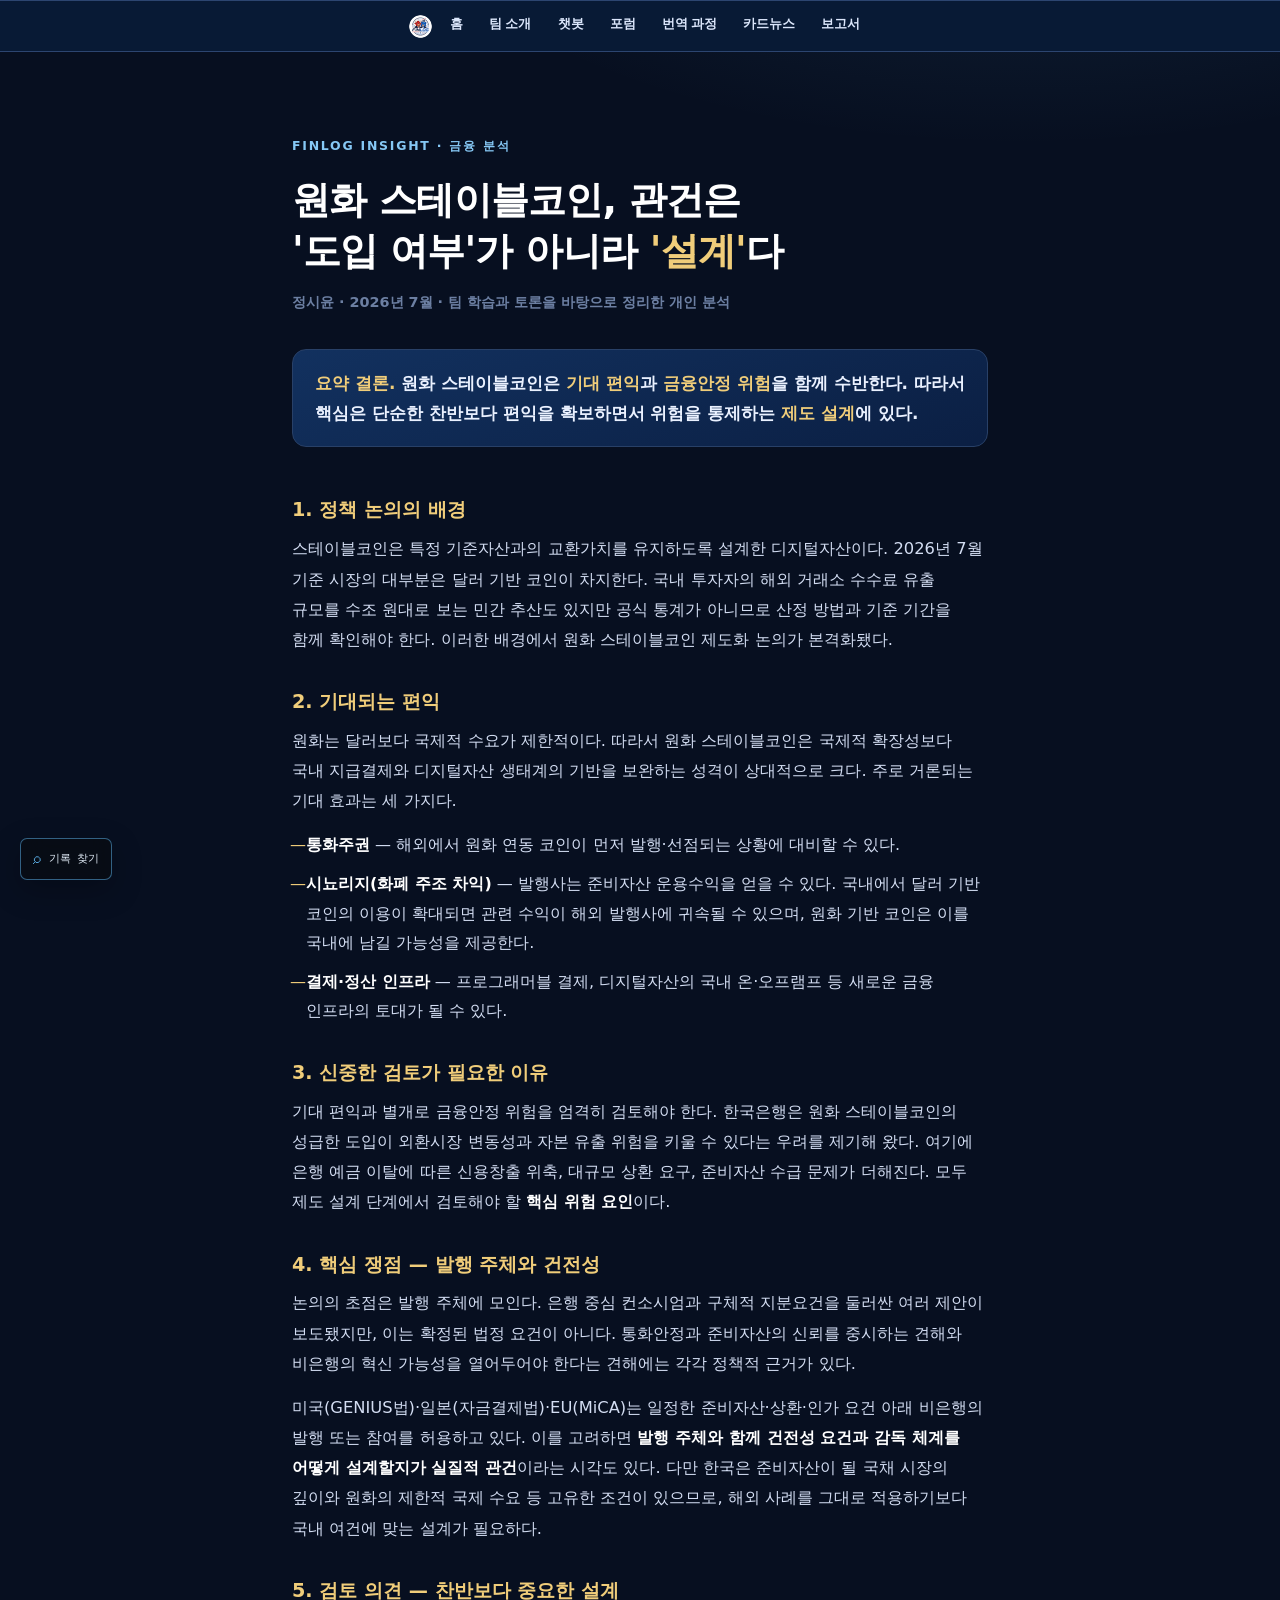
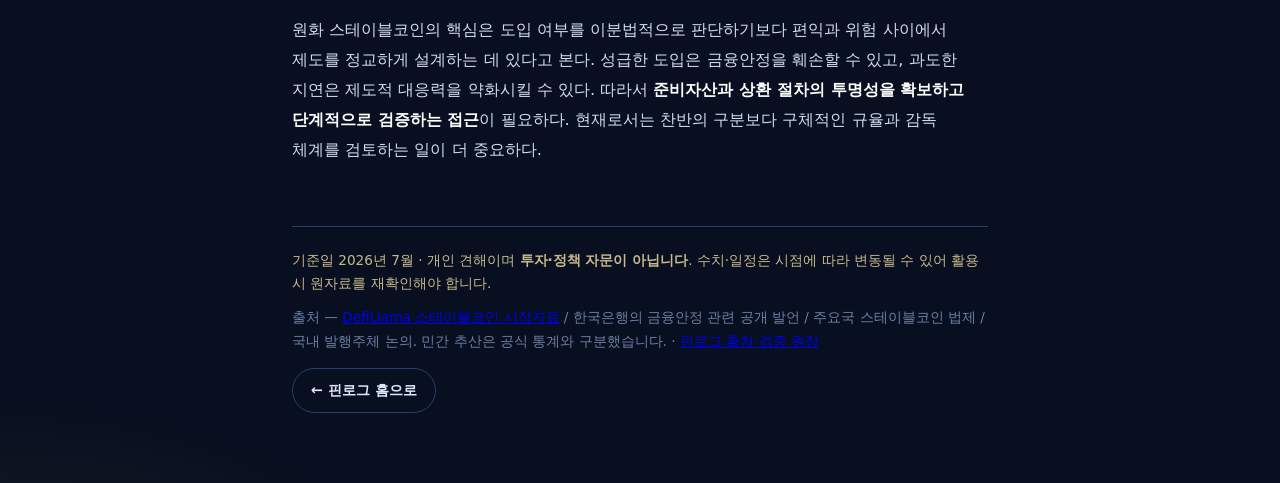
<file: insight.html>
<!DOCTYPE html>
<html lang="ko">
<head>
<meta charset="UTF-8"><meta http-equiv="Content-Security-Policy" content="default-src 'self'; script-src 'self' 'unsafe-inline'; style-src 'self' 'unsafe-inline'; img-src 'self' data:; font-src 'self' data:; connect-src 'none'; object-src 'none'; base-uri 'self'; form-action 'none'">
<meta name="viewport" content="width=device-width, initial-scale=1.0">
<link rel="icon" href="assets/images/brand/finlog-mark.png">
<title>원화 스테이블코인 분석 · 정시윤 · FinLog Insight</title>
<meta name="description" content="원화 스테이블코인의 기대 편익과 금융안정 위험을 함께 살피고 단계적 제도 설계의 조건을 정리한 개인 금융 분석입니다.">
<link rel="stylesheet" href="assets/site-upgrade.css">
<script defer src="assets/site-upgrade.js"></script>
<meta property="og:type" content="article">
<meta property="og:title" content="원화 스테이블코인 — 관건은 '도입 여부'가 아니라 '설계'다 · 정시윤 분석">
<meta property="og:description" content="원화 스테이블코인의 기대 편익과 금융안정 위험을 검토하고, 단계적 제도 설계의 조건을 정리한 금융 분석입니다.">
<link rel="canonical" href="https://c1yun.github.io/finlog/insight.html"><meta property="og:url" content="https://c1yun.github.io/finlog/insight.html">
<meta property="og:image" content="https://c1yun.github.io/finlog/og-v2.png">
<meta name="twitter:card" content="summary_large_image"><meta name="twitter:image" content="https://c1yun.github.io/finlog/og-v2.png">
<style>
:root{--bg:#070f20;--card:#13264a;--bd:#284067;--cy2:#86c8f5;--go:#e2b04a;--go2:#f0cd7a;--gr:#a6b6d4;--grd:#6c7fa2}
*{margin:0;padding:0;box-sizing:border-box}
body{font-family:'Pretendard','Apple SD Gothic Neo','Segoe UI',system-ui,sans-serif;background:
 radial-gradient(1100px 520px at 80% -8%,rgba(91,176,232,.14),transparent 60%),
 radial-gradient(800px 460px at 0% 108%,rgba(226,176,74,.10),transparent 55%),var(--bg);
 color:#e8eefc;line-height:1.85;-webkit-font-smoothing:antialiased;word-break:keep-all;overflow-wrap:break-word}
.wrap{max-width:740px;margin:0 auto;padding:0 22px}
header.top{padding:78px 0 6px}
.eb{display:inline-block;font-size:.78rem;font-weight:800;letter-spacing:.14em;color:var(--cy2);text-transform:uppercase}
h1{font-size:clamp(1.65rem,4.2vw,2.4rem);font-weight:900;color:#fff;line-height:1.34;margin:14px 0 12px;letter-spacing:-.02em}
h1 .a{color:var(--go2)}
.byline{color:var(--grd);font-size:.9rem;font-weight:700}
.concl{background:linear-gradient(160deg,#12315f,#0b1f43);border:1px solid var(--bd);border-radius:14px;padding:18px 22px;margin:28px 0 8px;color:#eaf1ff;font-size:1.06rem;font-weight:600;line-height:1.78}
.concl b{color:var(--go2)}
article{padding:8px 0 30px}
article h2{color:var(--go2);font-size:1.2rem;margin:34px 0 10px;font-weight:800;line-height:1.4}
article p{color:#d3ddf2;margin-bottom:14px;font-size:1.02rem}
article b{color:#fff}
article ul{list-style:none;margin:6px 0 14px;padding:0;display:grid;gap:9px}
article li{color:#d3ddf2;font-size:1rem;padding-left:14px;position:relative}
article li::before{content:'—';position:absolute;left:-2px;color:var(--go2)}
article li b{color:#fff}
footer{border-top:1px solid var(--bd);margin-top:16px;padding:22px 0 70px;color:var(--grd);font-size:.85rem;line-height:1.75}
footer .disc{color:#c9b98a}
.back{display:inline-block;margin-top:14px;color:#dce6f8;border:1px solid var(--bd);border-radius:30px;padding:9px 18px;text-decoration:none;font-weight:700;font-size:.9rem}
</style>
<style>@media(max-width:430px){.pillnav{gap:0!important;padding:4px 5px!important}.pillnav a{font-size:11.5px!important;padding:5px 7px!important}.pillnav img{height:20px!important;width:20px!important}}</style>
<link rel="stylesheet" href="assets/finlog-lab.css">
<script defer src="assets/finlog-lab.js"></script>
</head>
<body class="finlog-classic" data-finlog-enhancement-page="insight">
<div class="pillnav" style="position:fixed;top:10px;left:50%;transform:translateX(-50%);z-index:99999;display:flex;gap:2px;background:rgba(10,27,58,.94);backdrop-filter:blur(8px);padding:5px 6px;border-radius:100px;border:1px solid #2c4570;font-family:Pretendard,Malgun Gothic,sans-serif;box-shadow:0 8px 24px rgba(0,0,0,.38)"><a href="index.html" title="FinLog 홈" style="display:flex;align-items:center;align-self:center;padding:0 4px 0 1px;text-decoration:none"><img src="assets/images/brand/finlog-mark-small.png" alt="FinLog" style="height:23px;width:23px;border-radius:50%;display:block" width="46" height="46" decoding="async"></a><a href="index.html" style="color:#dbe6fb;padding:6px 12px;border-radius:100px;font-size:13px;font-weight:800;text-decoration:none;white-space:nowrap">홈</a><a href="team.html" style="color:#dbe6fb;padding:6px 12px;border-radius:100px;font-size:13px;font-weight:800;text-decoration:none;white-space:nowrap">팀 소개</a><a href="chatbot.html" style="color:#dbe6fb;padding:6px 12px;border-radius:100px;font-size:13px;font-weight:800;text-decoration:none;white-space:nowrap">챗봇</a><a href="forum.html" style="color:#dbe6fb;padding:6px 12px;border-radius:100px;font-size:13px;font-weight:800;text-decoration:none;white-space:nowrap">포럼</a><a href="translator.html" style="color:#dbe6fb;padding:6px 12px;border-radius:100px;font-size:13px;font-weight:800;text-decoration:none;white-space:nowrap">번역 과정</a><a href="cards.html" style="color:#dbe6fb;padding:6px 12px;border-radius:100px;font-size:13px;font-weight:800;text-decoration:none;white-space:nowrap">카드뉴스</a><a href="report.html" style="color:#dbe6fb;padding:6px 12px;border-radius:100px;font-size:13px;font-weight:800;text-decoration:none;white-space:nowrap">보고서</a></div>


<header class="top"><div class="wrap">
  <span class="eb">FinLog Insight · 금융 분석</span>
  <h1>원화 스테이블코인, 관건은 '도입 여부'가 아니라 <span class="a">'설계'</span>다</h1>
  <div class="byline">정시윤 · 2026년 7월 · 팀 학습과 토론을 바탕으로 정리한 개인 분석</div>
</div></header>
<div class="wrap">
  <div class="concl"><b>요약 결론.</b> 원화 스테이블코인은 <b>기대 편익</b>과 <b>금융안정 위험</b>을 함께 수반한다. 따라서 핵심은 단순한 찬반보다 편익을 확보하면서 위험을 통제하는 <b>제도 설계</b>에 있다.</div>
  <article>
    <h2>1. 정책 논의의 배경</h2>
    <p>스테이블코인은 특정 기준자산과의 교환가치를 유지하도록 설계한 디지털자산이다. 2026년 7월 기준 시장의 대부분은 달러 기반 코인이 차지한다. 국내 투자자의 해외 거래소 수수료 유출 규모를 수조 원대로 보는 민간 추산도 있지만 공식 통계가 아니므로 산정 방법과 기준 기간을 함께 확인해야 한다. 이러한 배경에서 원화 스테이블코인 제도화 논의가 본격화됐다.</p>

    <h2>2. 기대되는 편익</h2>
    <p>원화는 달러보다 국제적 수요가 제한적이다. 따라서 원화 스테이블코인은 국제적 확장성보다 국내 지급결제와 디지털자산 생태계의 기반을 보완하는 성격이 상대적으로 크다. 주로 거론되는 기대 효과는 세 가지다.</p>
    <ul>
      <li><b>통화주권</b> — 해외에서 원화 연동 코인이 먼저 발행·선점되는 상황에 대비할 수 있다.</li>
      <li><b>시뇨리지(화폐 주조 차익)</b> — 발행사는 준비자산 운용수익을 얻을 수 있다. 국내에서 달러 기반 코인의 이용이 확대되면 관련 수익이 해외 발행사에 귀속될 수 있으며, 원화 기반 코인은 이를 국내에 남길 가능성을 제공한다.</li>
      <li><b>결제·정산 인프라</b> — 프로그래머블 결제, 디지털자산의 국내 온·오프램프 등 새로운 금융 인프라의 토대가 될 수 있다.</li>
    </ul>

    <h2>3. 신중한 검토가 필요한 이유</h2>
    <p>기대 편익과 별개로 금융안정 위험을 엄격히 검토해야 한다. 한국은행은 원화 스테이블코인의 성급한 도입이 외환시장 변동성과 자본 유출 위험을 키울 수 있다는 우려를 제기해 왔다. 여기에 은행 예금 이탈에 따른 신용창출 위축, 대규모 상환 요구, 준비자산 수급 문제가 더해진다. 모두 제도 설계 단계에서 검토해야 할 <b>핵심 위험 요인</b>이다.</p>

    <h2>4. 핵심 쟁점 — 발행 주체와 건전성</h2>
    <p>논의의 초점은 발행 주체에 모인다. 은행 중심 컨소시엄과 구체적 지분요건을 둘러싼 여러 제안이 보도됐지만, 이는 확정된 법정 요건이 아니다. 통화안정과 준비자산의 신뢰를 중시하는 견해와 비은행의 혁신 가능성을 열어두어야 한다는 견해에는 각각 정책적 근거가 있다.</p>
    <p>미국(GENIUS법)·일본(자금결제법)·EU(MiCA)는 일정한 준비자산·상환·인가 요건 아래 비은행의 발행 또는 참여를 허용하고 있다. 이를 고려하면 <b>발행 주체와 함께 건전성 요건과 감독 체계를 어떻게 설계할지가 실질적 관건</b>이라는 시각도 있다. 다만 한국은 준비자산이 될 국채 시장의 깊이와 원화의 제한적 국제 수요 등 고유한 조건이 있으므로, 해외 사례를 그대로 적용하기보다 국내 여건에 맞는 설계가 필요하다.</p>

    <h2>5. 검토 의견 — 찬반보다 중요한 설계</h2>
    <p>원화 스테이블코인의 핵심은 도입 여부를 이분법적으로 판단하기보다 편익과 위험 사이에서 제도를 정교하게 설계하는 데 있다고 본다. 성급한 도입은 금융안정을 훼손할 수 있고, 과도한 지연은 제도적 대응력을 약화시킬 수 있다. 따라서 <b>준비자산과 상환 절차의 투명성을 확보하고 단계적으로 검증하는 접근</b>이 필요하다. 현재로서는 찬반의 구분보다 구체적인 규율과 감독 체계를 검토하는 일이 더 중요하다.</p>
  </article>
  <footer>
    <div class="disc">기준일 2026년 7월 · 개인 견해이며 <b>투자·정책 자문이 아닙니다</b>. 수치·일정은 시점에 따라 변동될 수 있어 활용 시 원자료를 재확인해야 합니다.</div>
    <p style="margin-top:10px">출처 — <a href="https://defillama.com/stablecoins" target="_blank" rel="noopener noreferrer">DefiLlama 스테이블코인 시장자료</a> / 한국은행의 금융안정 관련 공개 발언 / 주요국 스테이블코인 법제 / 국내 발행주체 논의. 민간 추산은 공식 통계와 구분했습니다. · <a href="sources.html">핀로그 출처·검증 원장</a></p>
    <a class="back" href="index.html">← 핀로그 홈으로</a>
  </footer>
</div>
</body>
</html>
</file>
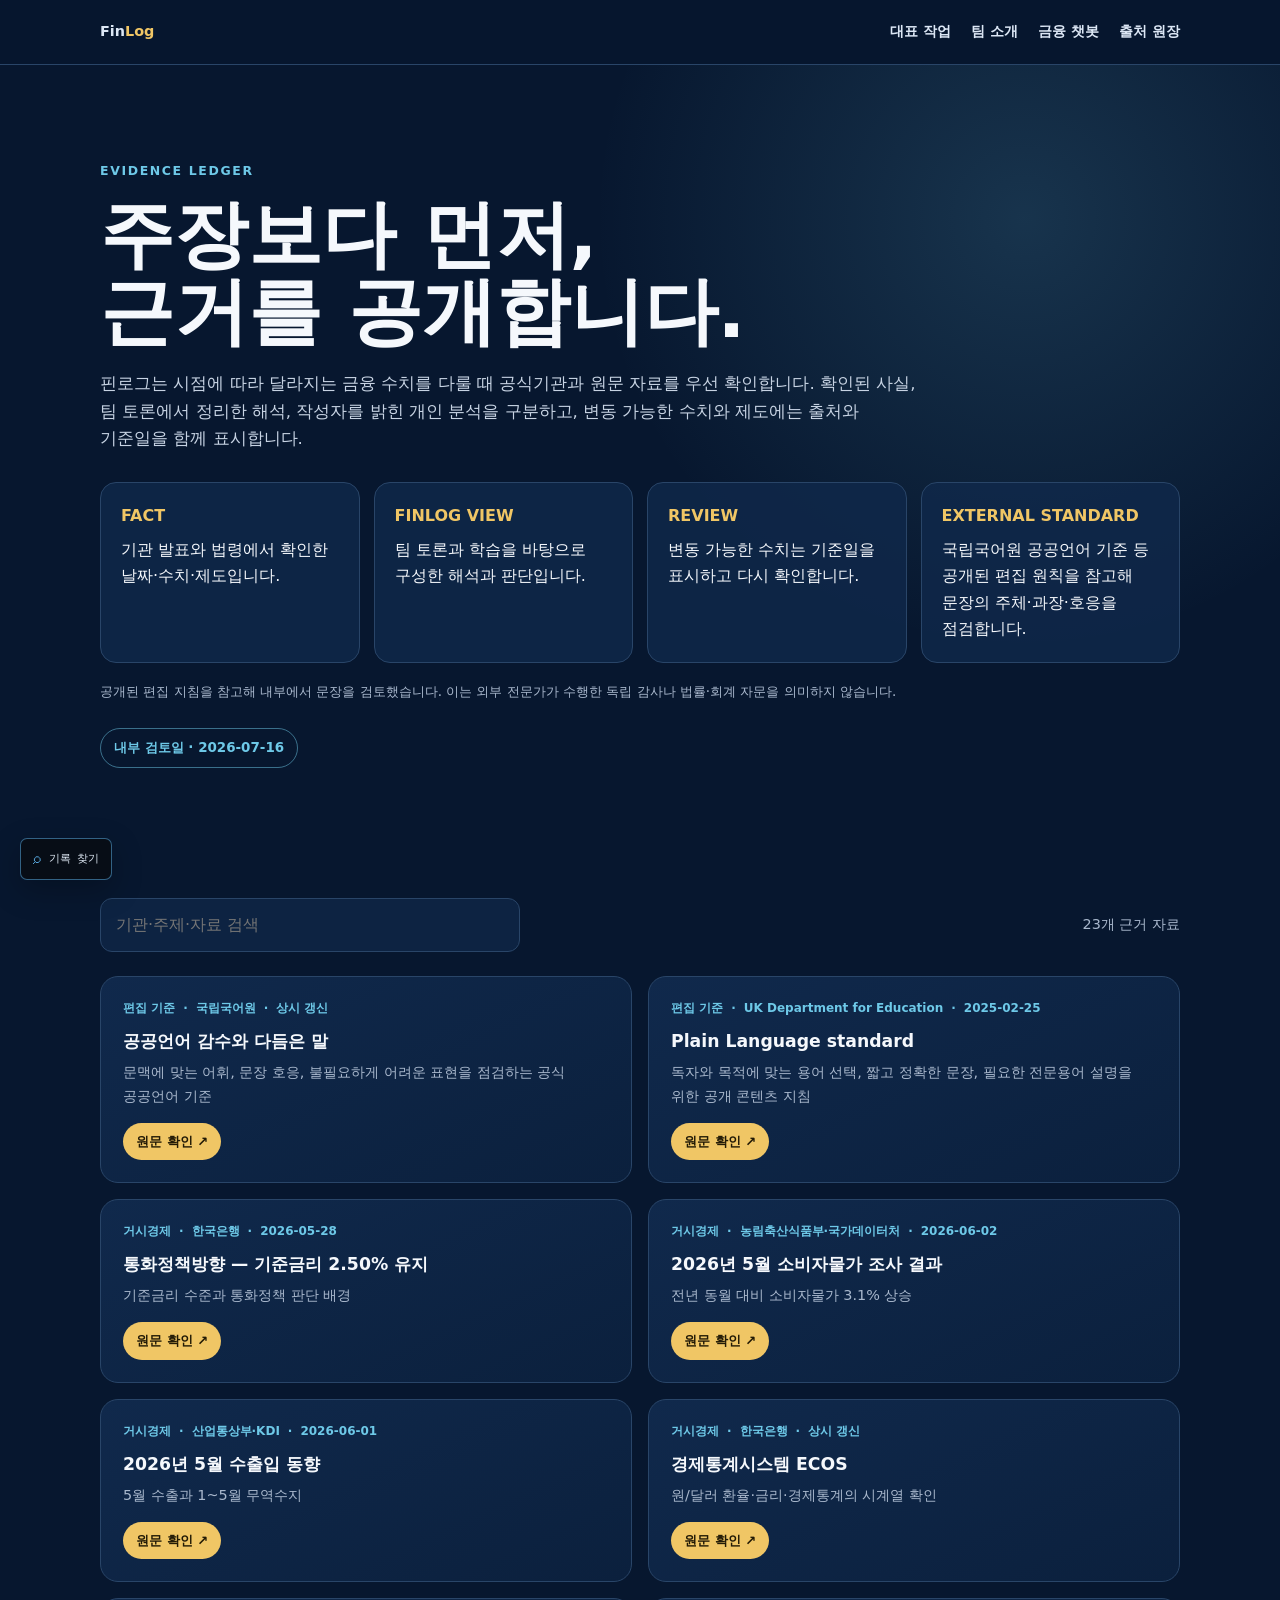
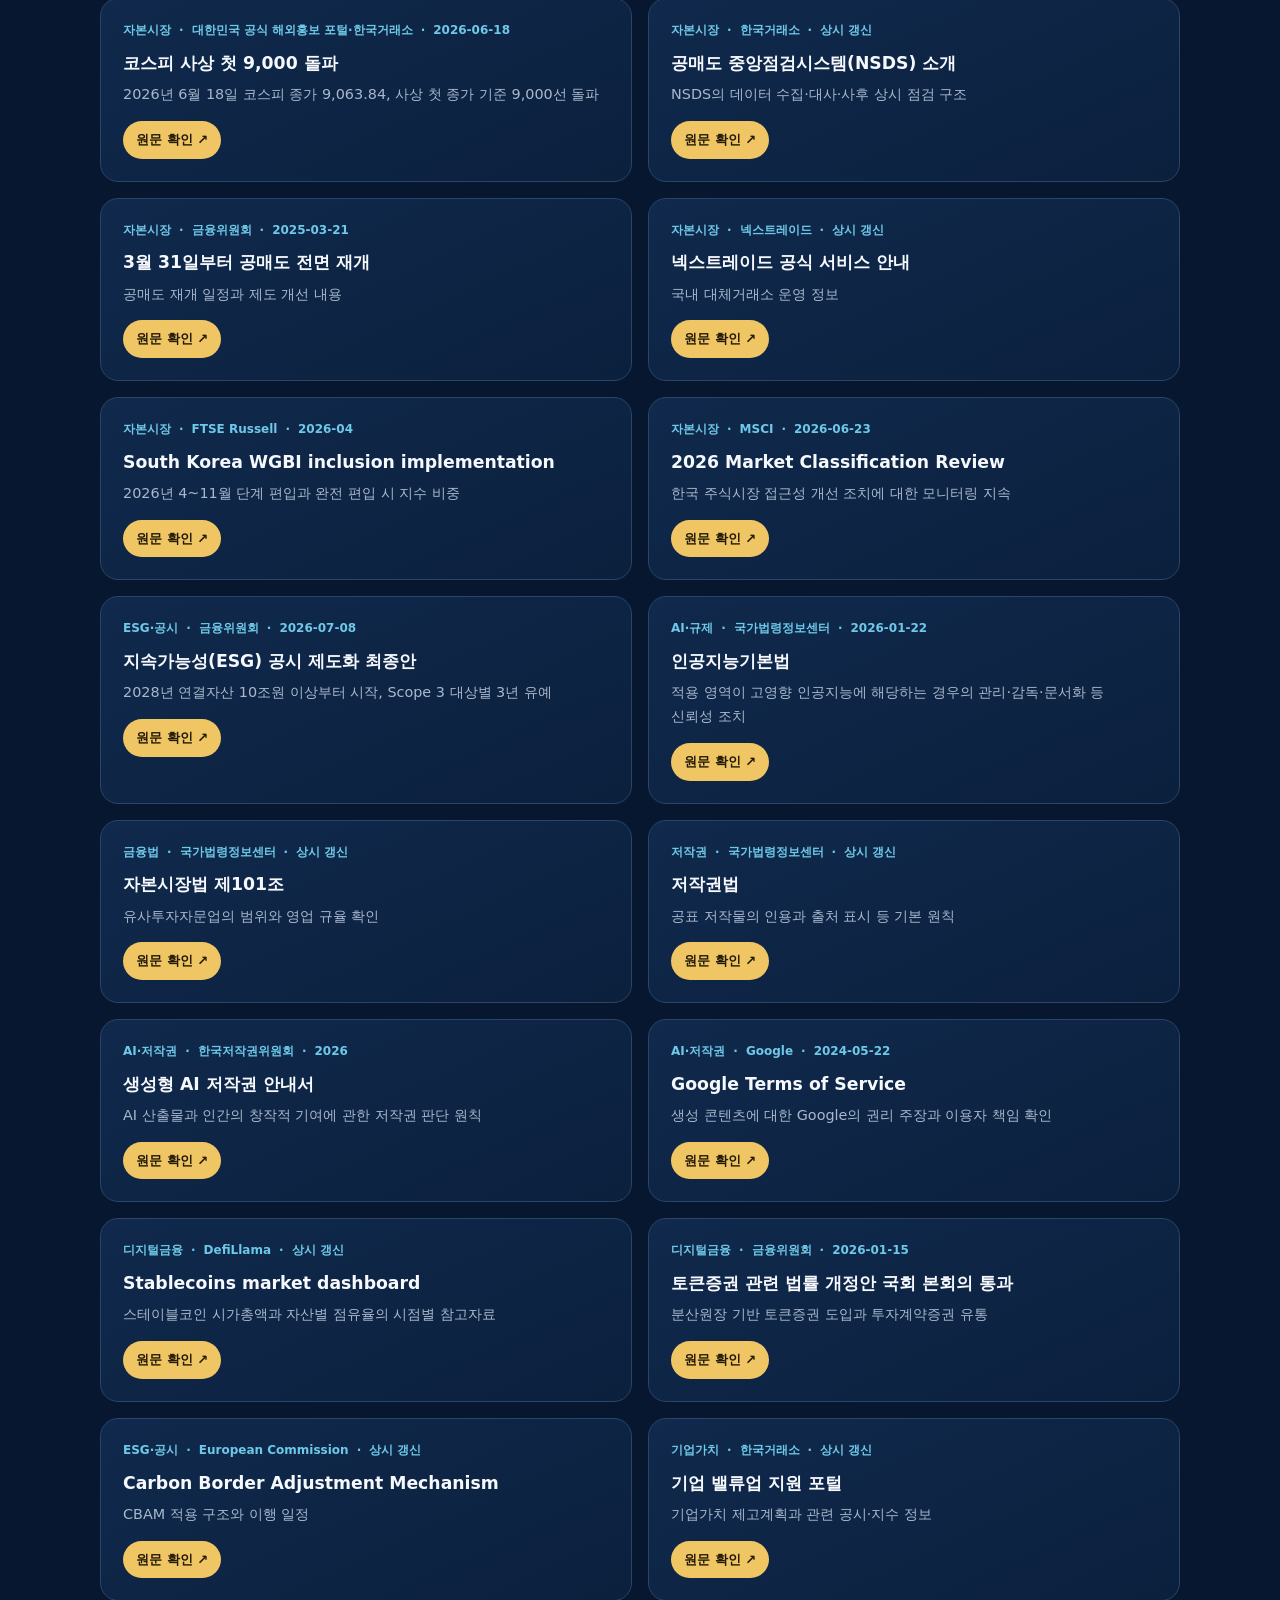
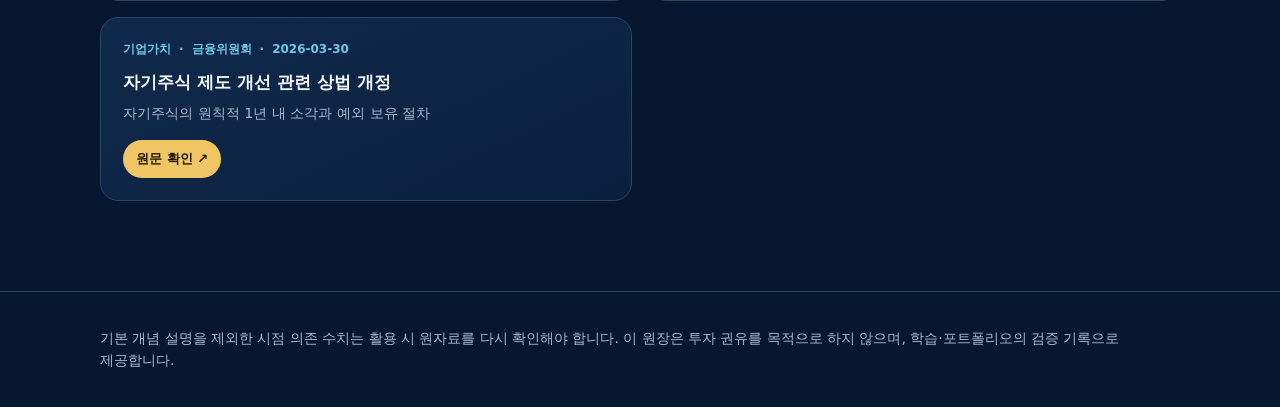
<file: sources.html>
<!DOCTYPE html>
<html lang="ko">
<head>
  <meta charset="UTF-8">
  <meta http-equiv="Content-Security-Policy" content="default-src 'self'; script-src 'self' 'unsafe-inline'; style-src 'self' 'unsafe-inline'; img-src 'self' data:; font-src 'self' data:; connect-src 'none'; object-src 'none'; base-uri 'self'; form-action 'none'">
  <meta name="referrer" content="strict-origin-when-cross-origin">
  <meta name="viewport" content="width=device-width,initial-scale=1">
  <meta name="description" content="핀로그 금융 콘텐츠의 공식 출처, 기준일, 사실과 해석의 구분 원칙을 공개한 검증 원장입니다.">
  <title>출처·검증 원장 · FinLog</title>
  <link rel="stylesheet" href="assets/site-upgrade.css">
  <style>
    :root{--navy:#07172f;--card:#10294c;--line:#294568;--white:#f5f8fc;--muted:#a9b8cd;--cyan:#6ec9e8;--gold:#f0c665}
    *{box-sizing:border-box}body{margin:0;background:var(--navy);color:var(--white);font-family:Pretendard,"Noto Sans KR",system-ui,sans-serif;line-height:1.65;word-break:keep-all}a{color:inherit}.wrap{width:min(1080px,calc(100% - 36px));margin:auto}
    nav{position:sticky;top:0;z-index:10;background:rgba(7,23,47,.94);border-bottom:1px solid var(--line);backdrop-filter:blur(14px)}nav .wrap{display:flex;align-items:center;gap:20px;min-height:64px}.logo{font-weight:900;margin-right:auto}.logo b{color:var(--gold)}nav a{text-decoration:none;font-size:.9rem;font-weight:700;color:#dce7f5}
    header{padding:96px 0 64px;background:radial-gradient(circle at 80% 20%,rgba(110,201,232,.16),transparent 36%)}.eyebrow{color:var(--cyan);font-size:.78rem;font-weight:900;letter-spacing:.13em;text-transform:uppercase}h1{font-size:clamp(2.25rem,6vw,4.6rem);line-height:1.05;margin:14px 0 20px}.lead{max-width:820px;color:#c7d3e3;font-size:1.04rem}.policy{display:grid;grid-template-columns:repeat(4,1fr);gap:14px;margin-top:30px}.policy div{background:rgba(16,41,76,.8);border:1px solid var(--line);border-radius:16px;padding:20px}.policy b{display:block;color:var(--gold);margin-bottom:7px}.standard-note{max-width:850px;margin:18px 0 0;color:var(--muted);font-size:.84rem}.reviewed{display:inline-flex;margin-top:24px;padding:8px 13px;border:1px solid rgba(110,201,232,.5);border-radius:999px;color:var(--cyan);font-weight:800;font-size:.84rem}
    main{padding:66px 0 90px}.tools{display:flex;gap:12px;align-items:center;justify-content:space-between;margin-bottom:24px}.tools input{width:min(420px,100%);background:#0d2342;border:1px solid var(--line);border-radius:12px;padding:13px 15px;color:#fff;font:inherit}.count{color:var(--muted);font-size:.9rem}.grid{display:grid;grid-template-columns:1fr 1fr;gap:16px}.source{background:linear-gradient(155deg,#10294c,#0b203d);border:1px solid var(--line);border-radius:18px;padding:22px}.source .meta{display:flex;gap:8px;flex-wrap:wrap;color:var(--cyan);font-size:.75rem;font-weight:800}.source h2{font-size:1.08rem;line-height:1.4;margin:10px 0 8px}.source p{color:var(--muted);font-size:.9rem;margin:0 0 14px}.source a{display:inline-flex;text-decoration:none;color:#221a06;background:var(--gold);border-radius:999px;padding:8px 13px;font-size:.82rem;font-weight:900}.empty{grid-column:1/-1;color:var(--muted);padding:40px 0;text-align:center}
    footer{border-top:1px solid var(--line);padding:35px 0;color:var(--muted);font-size:.86rem}@media(max-width:760px){.policy,.grid{grid-template-columns:1fr}.tools{align-items:stretch;flex-direction:column}nav a:nth-of-type(2){display:none}}
  </style>
  <link rel="canonical" href="https://c1yun.github.io/finlog/sources.html"><meta property="og:type" content="website"><meta property="og:url" content="https://c1yun.github.io/finlog/sources.html"><meta property="og:title" content="출처·검증 원장 · FinLog"><meta property="og:description" content="공식 출처와 기준일, 사실과 해석의 구분 원칙을 공개합니다."><meta property="og:image" content="https://c1yun.github.io/finlog/og-v2.png"><meta name="twitter:card" content="summary_large_image">
  <link rel="stylesheet" href="assets/finlog-lab.css">
  <script defer src="assets/finlog-lab.js"></script>
</head>
<body class="finlog-classic" data-finlog-enhancement-page="sources">
<nav><div class="wrap"><a class="logo" href="index.html">Fin<b>Log</b></a><a href="index.html#works">대표 작업</a><a href="team.html">팀 소개</a><a href="chatbot.html">금융 챗봇</a><a href="sources.html" aria-current="page">출처 원장</a></div></nav>
<header><div class="wrap"><div class="eyebrow">Evidence ledger</div><h1>주장보다 먼저, 근거를 공개합니다.</h1><p class="lead">핀로그는 시점에 따라 달라지는 금융 수치를 다룰 때 공식기관과 원문 자료를 우선 확인합니다. 확인된 사실, 팀 토론에서 정리한 해석, 작성자를 밝힌 개인 분석을 구분하고, 변동 가능한 수치와 제도에는 출처와 기준일을 함께 표시합니다.</p><div class="policy"><div><b>FACT</b>기관 발표와 법령에서 확인한 날짜·수치·제도입니다.</div><div><b>FINLOG VIEW</b>팀 토론과 학습을 바탕으로 구성한 해석과 판단입니다.</div><div><b>REVIEW</b>변동 가능한 수치는 기준일을 표시하고 다시 확인합니다.</div><div><b>EXTERNAL STANDARD</b>국립국어원 공공언어 기준 등 공개된 편집 원칙을 참고해 문장의 주체·과장·호응을 점검합니다.</div></div><p class="standard-note">공개된 편집 지침을 참고해 내부에서 문장을 검토했습니다. 이는 외부 전문가가 수행한 독립 감사나 법률·회계 자문을 의미하지 않습니다.</p><span class="reviewed" id="reviewed"></span></div></header>
<main><div class="wrap"><div class="tools"><input id="search" type="search" placeholder="기관·주제·자료 검색" aria-label="출처 검색"><span class="count" id="count"></span></div><div class="grid" id="grid"></div></div></main>
<footer><div class="wrap">기본 개념 설명을 제외한 시점 의존 수치는 활용 시 원자료를 다시 확인해야 합니다. 이 원장은 투자 권유를 목적으로 하지 않으며, 학습·포트폴리오의 검증 기록으로 제공합니다.</div></footer>
<script src="assets/source-ledger.js"></script>
<script>
const grid=document.getElementById('grid'),search=document.getElementById('search'),count=document.getElementById('count');
document.getElementById('reviewed').textContent='내부 검토일 · '+FINLOG_REVIEWED_AT;
function esc(v){return String(v).replace(/[&<>"']/g,c=>({'&':'&amp;','<':'&lt;','>':'&gt;','"':'&quot;',"'":'&#39;'}[c]));}
function render(){const q=search.value.trim().toLocaleLowerCase('ko');const items=FINLOG_SOURCES.filter(s=>!q||`${s.publisher} ${s.title} ${s.fact} ${s.group}`.toLocaleLowerCase('ko').includes(q));count.textContent=`${items.length}개 근거 자료`;grid.innerHTML=items.length?items.map(s=>`<article class="source"><div class="meta"><span>${esc(s.group)}</span><span>·</span><span>${esc(s.publisher)}</span><span>·</span><time>${esc(s.date)}</time></div><h2>${esc(s.title)}</h2><p>${esc(s.fact)}</p><a href="${esc(s.url)}" target="_blank" rel="noopener noreferrer">원문 확인 ↗</a></article>`).join(''):'<div class="empty">조건에 맞는 출처가 없습니다.</div>';}
search.addEventListener('input',render);render();
</script>
<script src="assets/site-upgrade.js"></script>
</body></html>
</file>
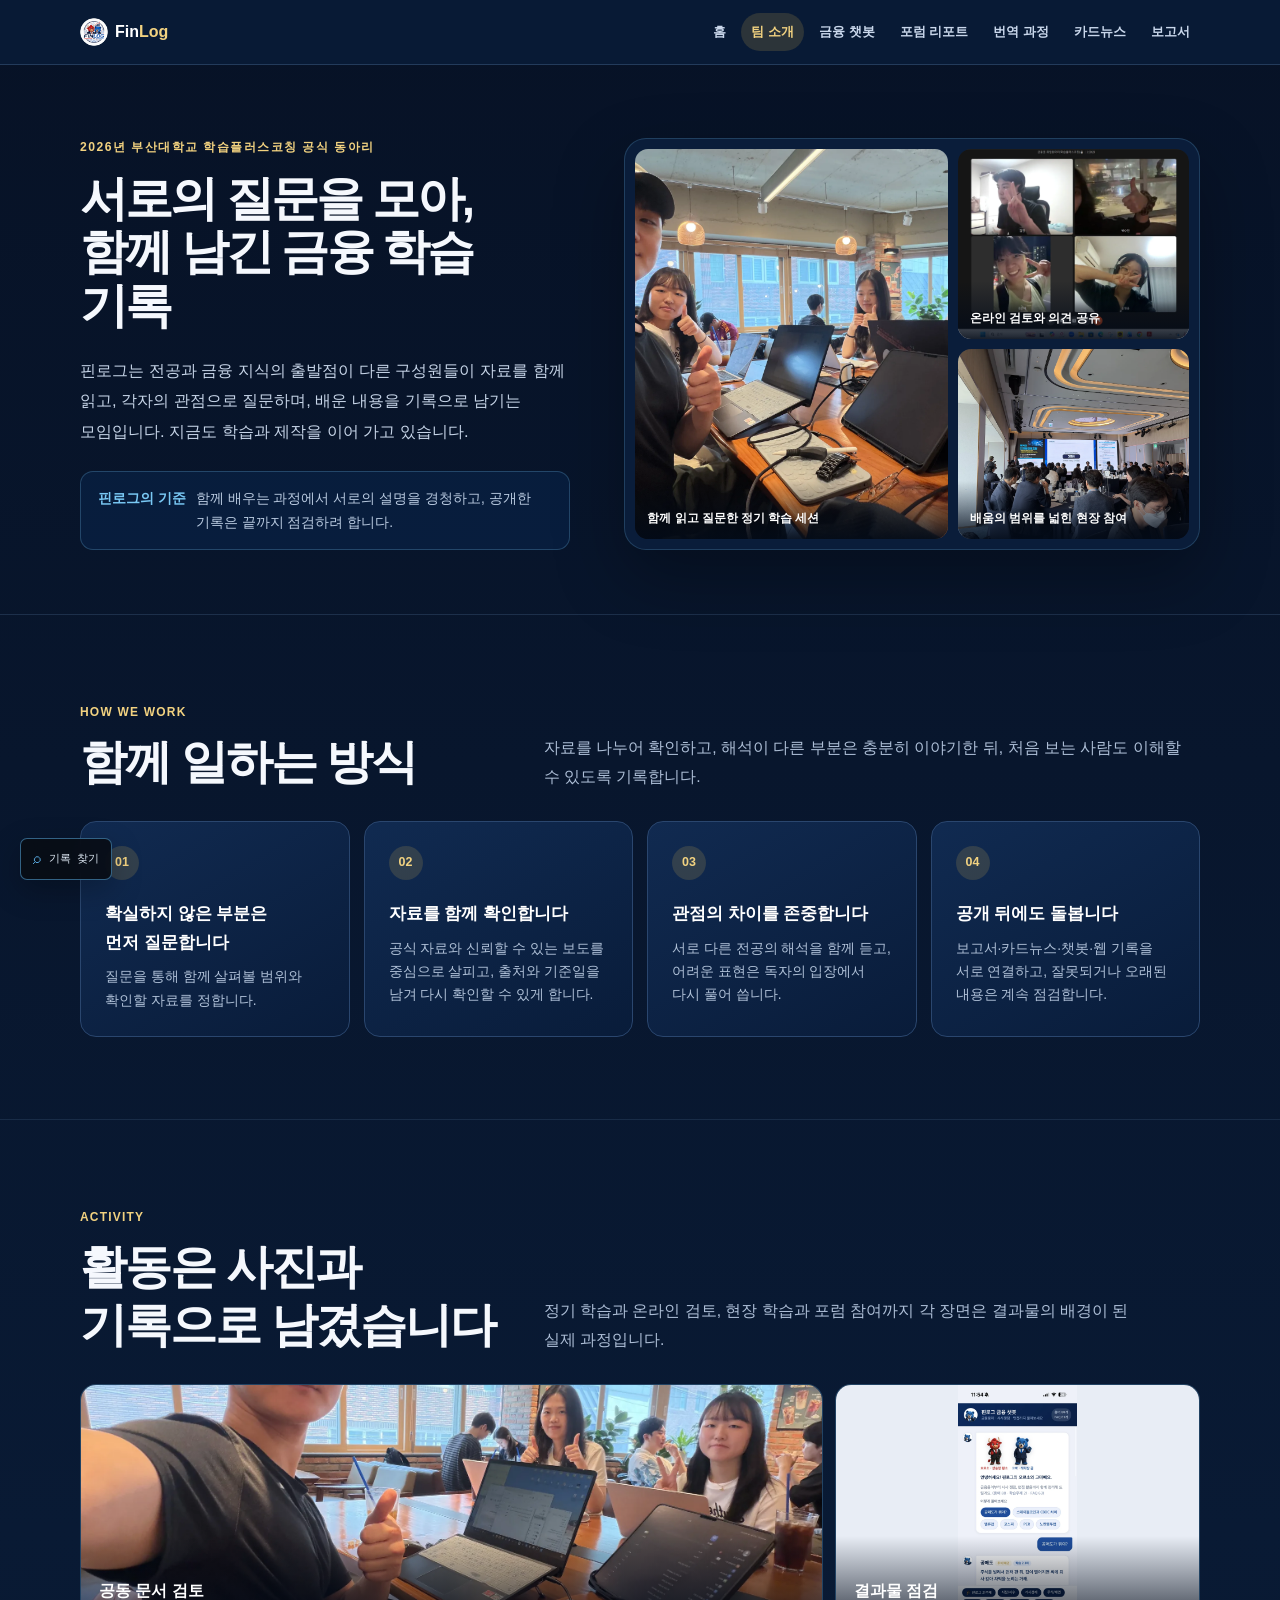
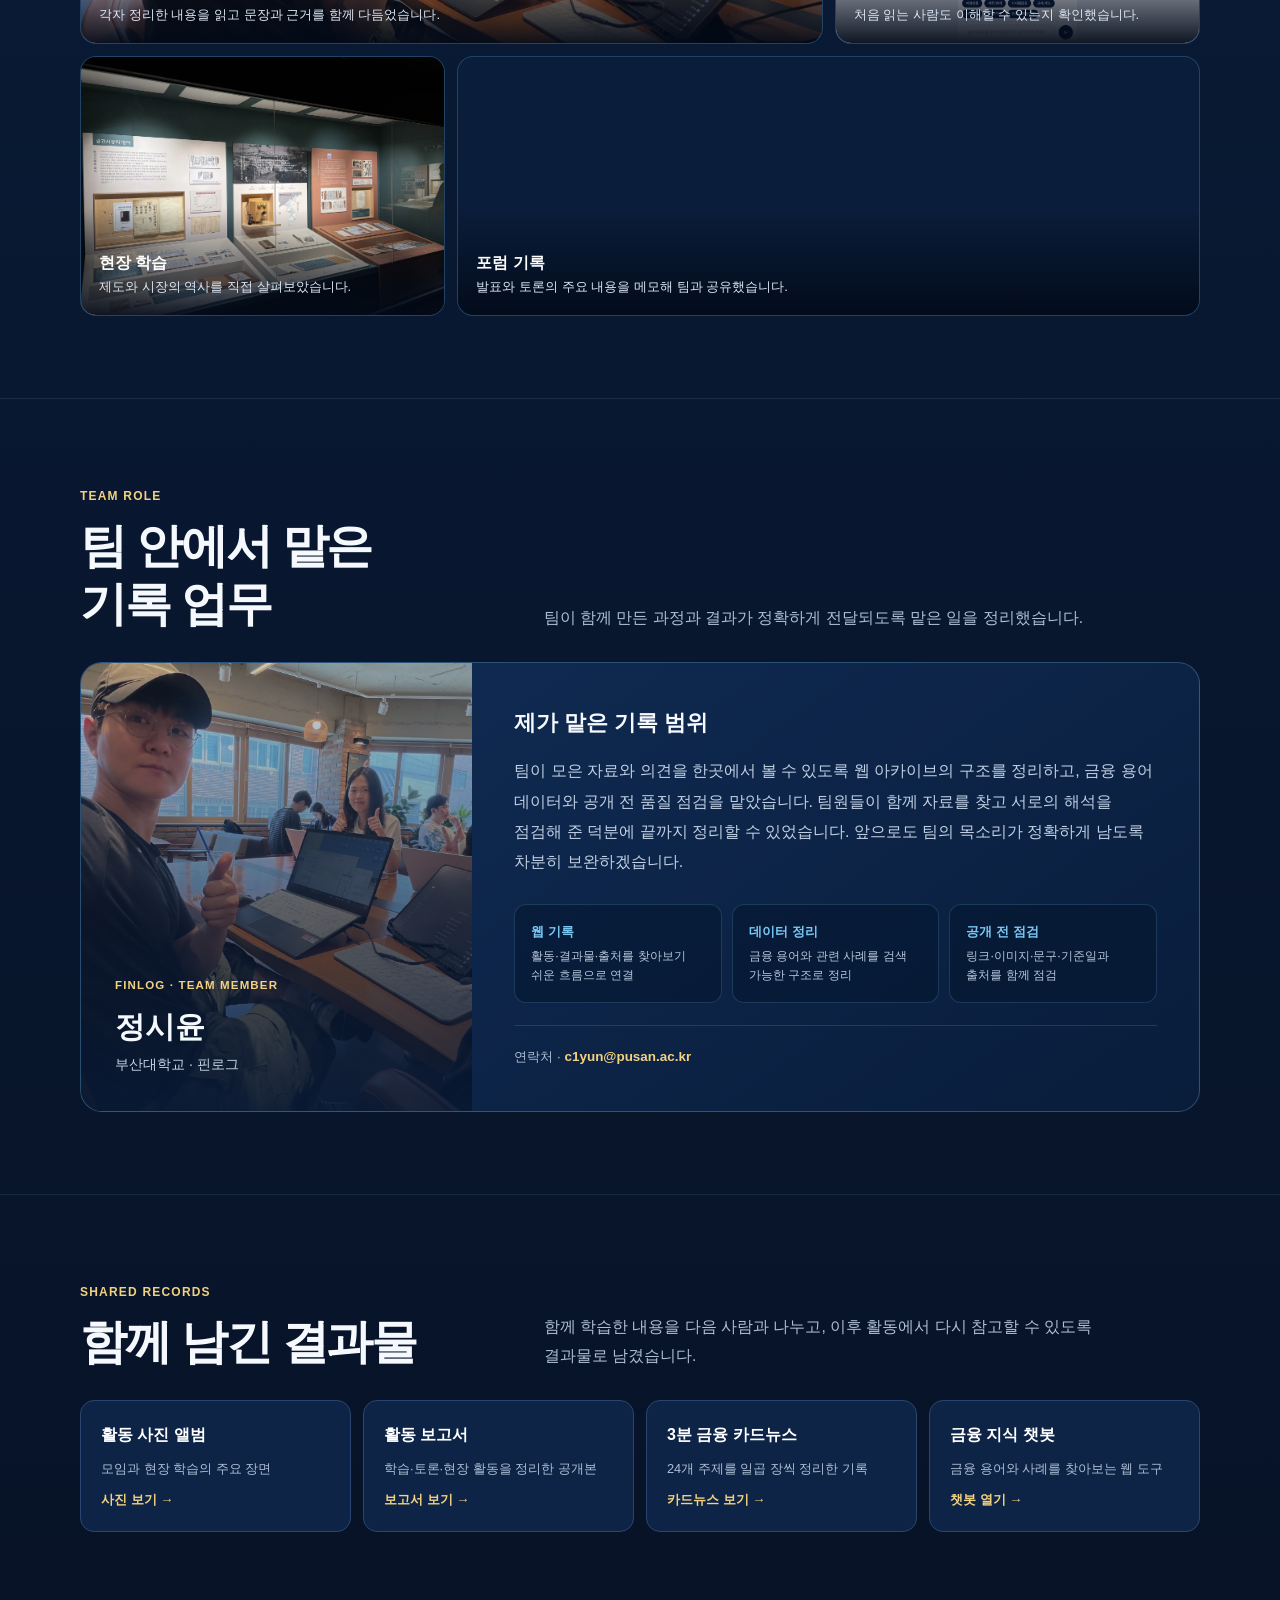
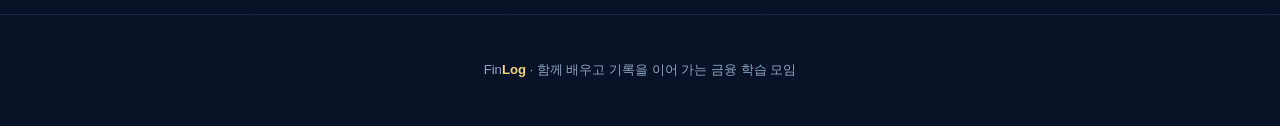
<file: team.html>
<!doctype html>
<html lang="ko">
<head>
  <meta charset="utf-8">
  <meta http-equiv="Content-Security-Policy" content="default-src 'self'; script-src 'self' 'unsafe-inline'; style-src 'self' 'unsafe-inline'; img-src 'self' data:; font-src 'self' data:; connect-src 'none'; object-src 'none'; base-uri 'self'; form-action 'none'">
  <meta name="referrer" content="strict-origin-when-cross-origin">
  <meta name="viewport" content="width=device-width, initial-scale=1">
  <title>팀 소개 · 함께 이어 가는 핀로그</title>
  <meta name="description" content="부산대학교 학습플러스코칭 동아리 핀로그의 활동 방식과 팀 기록, 정시윤이 맡은 웹·데이터·품질 점검 범위를 소개합니다.">
  <link rel="canonical" href="https://c1yun.github.io/finlog/team.html">
  <link rel="icon" href="assets/images/brand/finlog-mark.png">
  <link rel="stylesheet" href="assets/site-upgrade.css">
  <script defer src="assets/site-upgrade.js"></script>
  <meta property="og:type" content="website">
  <meta property="og:title" content="팀 소개 · 함께 이어 가는 핀로그">
  <meta property="og:description" content="질문을 나누고 자료를 함께 살피며 금융 학습 기록을 이어 가는 핀로그를 소개합니다.">
  <meta property="og:url" content="https://c1yun.github.io/finlog/team.html">
  <meta property="og:image" content="https://c1yun.github.io/finlog/og-v2.png">
  <meta property="og:image:width" content="1200">
  <meta property="og:image:height" content="630">
  <meta name="twitter:card" content="summary_large_image">
  <meta name="twitter:image" content="https://c1yun.github.io/finlog/og-v2.png">
  <style>
    :root{--navy:#0a1b3a;--navy2:#102a58;--bg:#071226;--card:#10264a;--line:#2a466e;--gold:#e4b84f;--gold2:#f2d280;--cyan:#79c8f4;--text:#f5f8fd;--muted:#adbed6}
    *{box-sizing:border-box;margin:0;padding:0}
    html{scroll-padding-top:76px}
    body{min-width:320px;background:linear-gradient(180deg,#071226,#091a34 46%,#071226);color:var(--text);font-family:Pretendard,"Malgun Gothic","Apple SD Gothic Neo",sans-serif;line-height:1.7}
    a{color:inherit;text-decoration:none}
    .wrap{width:min(1120px,calc(100% - 40px));margin-inline:auto}
    nav{position:sticky;top:0;z-index:80;border-bottom:1px solid rgba(123,164,214,.24);background:#081a35}
    nav .wrap{display:flex;min-height:64px;align-items:center;gap:5px;overflow-x:auto;scrollbar-width:none}
    nav .wrap::-webkit-scrollbar{display:none}
    .logo{display:flex;flex:0 0 auto;align-items:center;gap:7px;margin-right:auto;color:#fff;font-weight:900;white-space:nowrap}
    .logo img{width:28px;height:28px;border-radius:50%}.logo b{color:var(--gold2)}
    nav .l{flex:0 0 auto;padding:8px 10px;border-radius:999px;color:#c9d7eb;font-size:.84rem;font-weight:750;white-space:nowrap}
    nav .l:hover,nav .l[aria-current="page"]{background:rgba(228,184,79,.16);color:var(--gold2)}
    .hero{padding:72px 0 64px;border-bottom:1px solid rgba(123,164,214,.18)}
    .hero-grid{display:grid;grid-template-columns:minmax(0,.92fr) minmax(460px,1.08fr);align-items:center;gap:54px}
    .eyebrow{color:var(--gold2);font-size:.76rem;font-weight:850;letter-spacing:.12em}
    h1{max-width:680px;margin-top:14px;font-size:clamp(2.4rem,4.2vw,3rem);line-height:1.12;letter-spacing:-.06em;text-wrap:balance}
    .hero .lead{max-width:650px;margin-top:22px;color:#c7d5e8;font-size:1.03rem;line-height:1.85}
    .hero-note{display:flex;align-items:flex-start;gap:10px;margin-top:25px;padding:15px 17px;border:1px solid rgba(121,200,244,.24);border-radius:13px;background:rgba(9,34,68,.72);color:#b9cae0;font-size:.86rem}
    .hero-note b{flex:0 0 auto;color:var(--cyan)}
    .photo-board{display:grid;grid-template-columns:1.15fr .85fr;grid-template-rows:190px 190px;gap:10px;padding:10px;border:1px solid rgba(121,200,244,.2);border-radius:22px;background:#0a1d3a;box-shadow:0 28px 70px rgba(0,0,0,.3)}
    .photo-board figure{position:relative;min-width:0;overflow:hidden;border-radius:13px;background:#10264a}
    .photo-board figure:first-child{grid-row:1/-1}
    .photo-board img{width:100%;height:100%;display:block;object-fit:cover}
    .photo-board figure:first-child img{object-position:center 44%}
    .photo-board figure:nth-child(2) img{object-position:center 42%}
    .photo-board figure:nth-child(3) img{object-position:center 48%}
    .photo-board figcaption{position:absolute;inset:auto 0 0;padding:28px 12px 10px;background:linear-gradient(transparent,rgba(3,11,24,.9));color:#fff;font-size:.72rem;font-weight:750}
    section{padding:82px 0;border-bottom:1px solid rgba(123,164,214,.14)}
    .section-head{display:grid;grid-template-columns:minmax(0,.78fr) minmax(0,1.22fr);gap:44px;align-items:end;margin-bottom:30px}
    .section-head span{color:var(--gold2);font-size:.75rem;font-weight:850;letter-spacing:.1em}
    h2{margin-top:9px;font-size:clamp(1.9rem,3.7vw,3rem);line-height:1.22;letter-spacing:-.045em}
    .section-head p{color:var(--muted);font-size:.98rem;line-height:1.85}
    .principles{display:grid;grid-template-columns:repeat(4,minmax(0,1fr));gap:14px}
    .principle{min-height:214px;padding:24px;border:1px solid var(--line);border-radius:16px;background:linear-gradient(150deg,rgba(17,43,82,.96),rgba(9,28,58,.96))}
    .principle i{display:grid;width:34px;height:34px;place-items:center;border-radius:50%;background:rgba(228,184,79,.16);color:var(--gold2);font-style:normal;font-size:.78rem;font-weight:900}
    .principle h3{margin-top:20px;color:#fff;font-size:1.05rem}.principle p{margin-top:8px;color:#afc0d7;font-size:.86rem;line-height:1.7}
    .album{display:grid;grid-template-columns:repeat(12,minmax(0,1fr));grid-auto-rows:260px;gap:12px}
    .album figure{position:relative;grid-column:span 4;overflow:hidden;border:1px solid rgba(121,200,244,.22);border-radius:16px;background:#0a1d3a}
    .album figure:first-child{grid-column:span 8}.album figure:last-child{grid-column:span 8}
    .album img{width:100%;height:100%;display:block;object-fit:cover;transition:transform .28s ease}
    .album figure:first-child img{object-position:center 44%}.album figure:nth-child(2) img{object-fit:contain;object-position:center;background:#e8edf5}.album figure:nth-child(3) img{object-position:center 43%}.album figure:last-child img{object-position:center 46%}
    .album figure:hover img{transform:scale(1.018)}
    .album figcaption{position:absolute;inset:auto 0 0;padding:42px 18px 16px;background:linear-gradient(transparent,rgba(2,10,24,.94));color:#dce7f6;font-size:.82rem}
    .album figcaption b{display:block;color:#fff;font-size:.98rem}
    .person-card{display:grid;grid-template-columns:minmax(220px,.7fr) minmax(0,1.3fr);overflow:hidden;border:1px solid rgba(121,200,244,.28);border-radius:22px;background:linear-gradient(145deg,#112d57,#091d3b)}
    .person-id{display:flex;min-height:330px;flex-direction:column;justify-content:flex-end;padding:34px;background:linear-gradient(180deg,rgba(8,26,54,.18),rgba(8,26,54,.92)),url('assets/images/activity/team-session-review.webp') center/cover no-repeat}
    .person-id span{color:var(--gold2);font-size:.72rem;font-weight:850;letter-spacing:.1em}.person-id h3{margin-top:7px;font-size:1.85rem}.person-id p{color:#c5d3e6;font-size:.88rem}
    .person-copy{padding:42px}
    .person-copy h3{font-size:1.35rem}.person-copy>p{margin-top:14px;color:#c1d0e4;line-height:1.9}
    .role-list{display:grid;grid-template-columns:repeat(3,minmax(0,1fr));gap:10px;margin-top:26px}
    .role-list div{padding:16px;border:1px solid rgba(121,200,244,.18);border-radius:12px;background:rgba(5,22,47,.55)}
    .role-list b{display:block;color:var(--cyan);font-size:.82rem}.role-list span{display:block;margin-top:4px;color:#b6c6da;font-size:.78rem;line-height:1.55}
    .contact{margin-top:22px;padding-top:20px;border-top:1px solid rgba(121,200,244,.17);color:#aebed3;font-size:.84rem}.contact a{color:var(--gold2);font-weight:800}
    .archive-links{display:grid;grid-template-columns:repeat(4,minmax(0,1fr));gap:12px}
    .archive-links a{display:flex;min-height:132px;flex-direction:column;justify-content:space-between;padding:20px;border:1px solid var(--line);border-radius:14px;background:#0d2447;transition:.18s ease}
    .archive-links a:hover{transform:translateY(-2px);border-color:var(--cyan)}
    .archive-links b{color:#fff}.archive-links span{color:#aebed3;font-size:.8rem}.archive-links i{color:var(--gold2);font-style:normal;font-size:.82rem;font-weight:850}
    footer{padding:44px 20px;text-align:center;color:#91a5c0;font-size:.82rem}footer b{color:var(--gold2)}
    @media(max-width:1050px){.hero-grid,.section-head,.person-card{grid-template-columns:1fr}.photo-board{grid-template-rows:180px 180px}.principles{grid-template-columns:repeat(2,minmax(0,1fr))}.archive-links{grid-template-columns:repeat(2,minmax(0,1fr))}.person-id{min-height:280px}.person-copy{padding:30px}}
    @media(max-width:620px){.wrap{width:min(100% - 28px,1120px)}nav .wrap{min-height:56px}.logo{margin-right:8px}.hero{padding:48px 0}.hero-grid{gap:30px}.hero h1 br{display:none}.photo-board{grid-template-columns:1fr 1fr;grid-template-rows:230px 150px}.photo-board figure:first-child{grid-column:1/-1;grid-row:auto}.section-head{gap:16px}section{padding:62px 0}.principles,.archive-links,.role-list{grid-template-columns:1fr}.principle{min-height:0}.album{grid-template-columns:1fr;grid-auto-rows:250px}.album figure,.album figure:first-child,.album figure:last-child{grid-column:1}.person-copy{padding:26px}}
  </style>
  <link rel="stylesheet" href="assets/finlog-lab.css">
  <script defer src="assets/finlog-lab.js"></script>
</head>
<body class="finlog-classic" data-finlog-enhancement-page="team">
  <nav aria-label="주요 페이지"><div class="wrap">
    <a class="logo" href="index.html"><img src="assets/images/brand/finlog-mark-small.png" alt="FinLog" width="46" height="46" decoding="async"><span>Fin<b>Log</b></span></a>
    <a class="l" href="index.html">홈</a>
    <a class="l" href="team.html" aria-current="page">팀 소개</a>
    <a class="l" href="chatbot.html">금융 챗봇</a>
    <a class="l" href="forum.html">포럼 리포트</a>
    <a class="l" href="translator.html">번역 과정</a>
    <a class="l" href="cards.html">카드뉴스</a>
    <a class="l" href="report.html">보고서</a>
  </div></nav>

  <main id="main-content">
    <header class="hero">
      <div class="wrap hero-grid">
        <div>
          <div class="eyebrow">2026년 부산대학교 학습플러스코칭 공식 동아리</div>
          <h1>서로의 질문을 모아,<br>함께 남긴 금융 학습 기록</h1>
          <p class="lead">핀로그는 전공과 금융 지식의 출발점이 다른 구성원들이 자료를 함께 읽고, 각자의 관점으로 질문하며, 배운 내용을 기록으로 남기는 모임입니다. 지금도 학습과 제작을 이어 가고 있습니다.</p>
          <div class="hero-note"><b>핀로그의 기준</b><span>함께 배우는 과정에서 서로의 설명을 경청하고, 공개한 기록은 끝까지 점검하려 합니다.</span></div>
        </div>
        <div class="photo-board" aria-label="핀로그 활동 사진">
          <figure><img src="assets/images/activity/team-session-cafe.webp" alt="노트북과 태블릿으로 자료를 함께 살펴보는 핀로그 구성원들" width="1800" height="1350" decoding="async"><figcaption>함께 읽고 질문한 정기 학습 세션</figcaption></figure>
          <figure><img src="assets/images/activity/remote-review.webp" alt="온라인으로 진행 상황과 문서를 함께 확인하는 핀로그 구성원들" width="1800" height="1011" decoding="async"><figcaption>온라인 검토와 의견 공유</figcaption></figure>
          <figure><img src="assets/images/forum/opening-room-wide.webp" alt="디지털 금융 포럼의 발표와 토론 현장" width="1800" height="1350" decoding="async"><figcaption>배움의 범위를 넓힌 현장 참여</figcaption></figure>
        </div>
      </div>
    </header>

    <section id="how-we-work"><div class="wrap">
      <div class="section-head"><div><span>HOW WE WORK</span><h2>함께 일하는 방식</h2></div><p>자료를 나누어 확인하고, 해석이 다른 부분은 충분히 이야기한 뒤, 처음 보는 사람도 이해할 수 있도록 기록합니다.</p></div>
      <div class="principles">
        <article class="principle"><i>01</i><h3>확실하지 않은 부분은 먼저 질문합니다</h3><p>질문을 통해 함께 살펴볼 범위와 확인할 자료를 정합니다.</p></article>
        <article class="principle"><i>02</i><h3>자료를 함께 확인합니다</h3><p>공식 자료와 신뢰할 수 있는 보도를 중심으로 살피고, 출처와 기준일을 남겨 다시 확인할 수 있게 합니다.</p></article>
        <article class="principle"><i>03</i><h3>관점의 차이를 존중합니다</h3><p>서로 다른 전공의 해석을 함께 듣고, 어려운 표현은 독자의 입장에서 다시 풀어 씁니다.</p></article>
        <article class="principle"><i>04</i><h3>공개 뒤에도 돌봅니다</h3><p>보고서·카드뉴스·챗봇·웹 기록을 서로 연결하고, 잘못되거나 오래된 내용은 계속 점검합니다.</p></article>
      </div>
    </div></section>

    <section id="activity"><div class="wrap">
      <div class="section-head"><div><span>ACTIVITY</span><h2>활동은 사진과 기록으로 남겼습니다</h2></div><p>정기 학습과 온라인 검토, 현장 학습과 포럼 참여까지 각 장면은 결과물의 배경이 된 실제 과정입니다.</p></div>
      <div class="album">
        <figure><img src="assets/images/activity/team-session-review.webp" alt="노트북과 태블릿으로 공동 문서를 함께 검토하는 핀로그 구성원들" width="1800" height="1350" loading="lazy" decoding="async"><figcaption><b>공동 문서 검토</b>각자 정리한 내용을 읽고 문장과 근거를 함께 다듬었습니다.</figcaption></figure>
        <figure><img src="assets/images/activity/chatbot-qa.webp" alt="스마트폰에서 금융 챗봇의 설명을 직접 점검하는 모습" width="828" height="1800" loading="lazy" decoding="async"><figcaption><b>결과물 점검</b>처음 읽는 사람도 이해할 수 있는지 확인했습니다.</figcaption></figure>
        <figure><img src="assets/images/activity/krx-history-exhibit.webp" alt="자본시장역사박물관에서 증권시장 역사를 살펴본 현장" width="1800" height="1350" loading="lazy" decoding="async"><figcaption><b>현장 학습</b>제도와 시장의 역사를 직접 살펴보았습니다.</figcaption></figure>
        <figure><img src="assets/images/forum/participant-survey.webp" alt="디지털 금융 포럼을 마친 뒤 참가자들이 대화를 나누는 행사장" width="1800" height="1350" loading="lazy" decoding="async"><figcaption><b>포럼 기록</b>발표와 토론의 주요 내용을 메모해 팀과 공유했습니다.</figcaption></figure>
      </div>
    </div></section>

    <section id="person"><div class="wrap">
      <div class="section-head"><div><span>TEAM ROLE</span><h2>팀 안에서 맡은 기록 업무</h2></div><p>팀이 함께 만든 과정과 결과가 정확하게 전달되도록 맡은 일을 정리했습니다.</p></div>
      <article class="person-card">
        <div class="person-id"><span>FINLOG · TEAM MEMBER</span><h3>정시윤</h3><p>부산대학교 · 핀로그</p></div>
        <div class="person-copy">
          <h3>제가 맡은 기록 범위</h3>
          <p>팀이 모은 자료와 의견을 한곳에서 볼 수 있도록 웹 아카이브의 구조를 정리하고, 금융 용어 데이터와 공개 전 품질 점검을 맡았습니다. 팀원들이 함께 자료를 찾고 서로의 해석을 점검해 준 덕분에 끝까지 정리할 수 있었습니다. 앞으로도 팀의 목소리가 정확하게 남도록 차분히 보완하겠습니다.</p>
          <div class="role-list">
            <div><b>웹 기록</b><span>활동·결과물·출처를 찾아보기 쉬운 흐름으로 연결</span></div>
            <div><b>데이터 정리</b><span>금융 용어와 관련 사례를 검색 가능한 구조로 정리</span></div>
            <div><b>공개 전 점검</b><span>링크·이미지·문구·기준일과 출처를 함께 점검</span></div>
          </div>
          <div class="contact">연락처 · <a href="mailto:c1yun@pusan.ac.kr">c1yun@pusan.ac.kr</a></div>
        </div>
      </article>
    </div></section>

    <section id="records"><div class="wrap">
      <div class="section-head"><div><span>SHARED RECORDS</span><h2>함께 남긴 결과물</h2></div><p>함께 학습한 내용을 다음 사람과 나누고, 이후 활동에서 다시 참고할 수 있도록 결과물로 남겼습니다.</p></div>
      <div class="archive-links">
        <a href="index.html#activity-album"><b>활동 사진 앨범</b><span>모임과 현장 학습의 주요 장면</span><i>사진 보기 →</i></a>
        <a href="report.html"><b>활동 보고서</b><span>학습·토론·현장 활동을 정리한 공개본</span><i>보고서 보기 →</i></a>
        <a href="cards.html"><b>3분 금융 카드뉴스</b><span>24개 주제를 일곱 장씩 정리한 기록</span><i>카드뉴스 보기 →</i></a>
        <a href="chatbot.html"><b>금융 지식 챗봇</b><span>금융 용어와 사례를 찾아보는 웹 도구</span><i>챗봇 열기 →</i></a>
      </div>
    </div></section>
  </main>

  <footer>Fin<b>Log</b> · 함께 배우고 기록을 이어 가는 금융 학습 모임</footer>
</body>
</html>
</file>
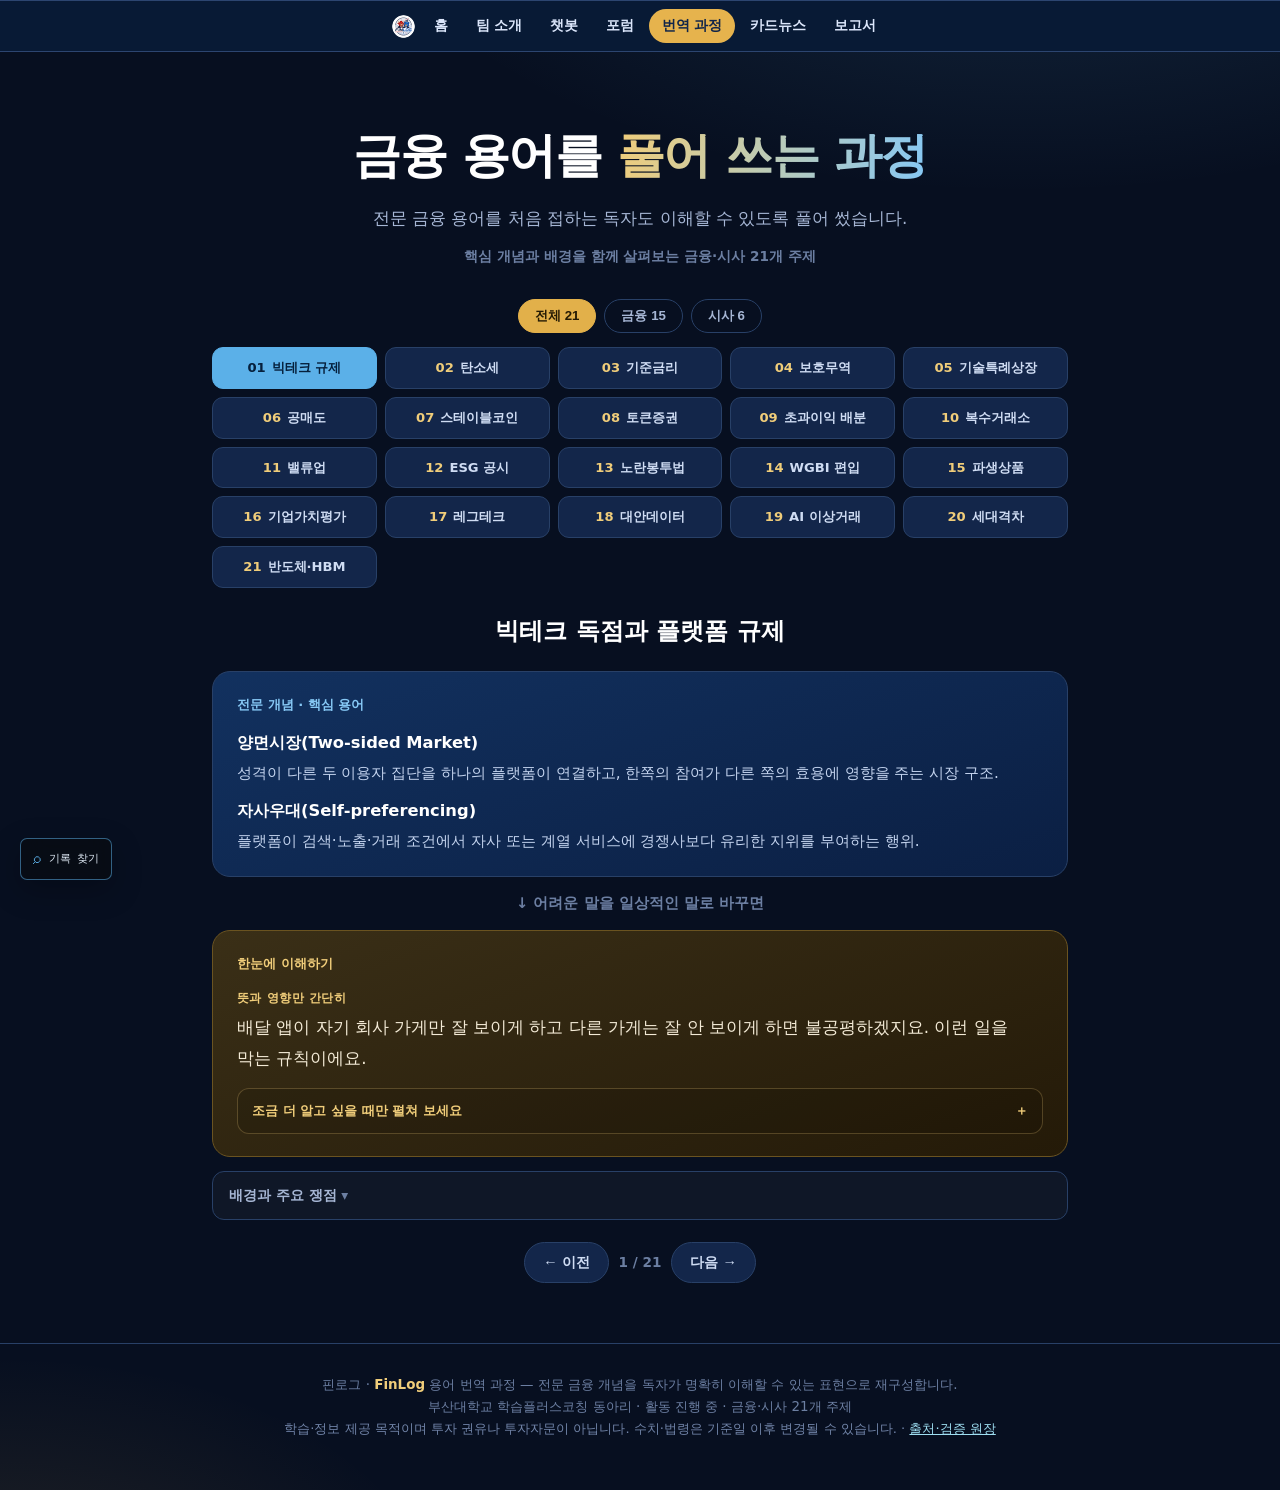
<file: translator.html>
<!DOCTYPE html>
<html lang="ko">
<head>
<meta charset="UTF-8"><meta http-equiv="Content-Security-Policy" content="default-src 'self'; script-src 'self' 'unsafe-inline'; style-src 'self' 'unsafe-inline'; img-src 'self' data:; font-src 'self' data:; connect-src 'none'; object-src 'none'; base-uri 'self'; form-action 'none'"><meta name="referrer" content="strict-origin-when-cross-origin"><meta property="og:title" content="핀로그 용어 번역 과정"><meta property="og:description" content="전문 금융 용어를 독자의 관점에서 명료한 설명으로 재구성하는 인터랙티브 도구">
<link rel="icon" href="assets/images/brand/finlog-mark.png">
<meta name="viewport" content="width=device-width, initial-scale=1.0">
<title>FinLog 용어 번역 과정 · 전문 개념을 명료한 설명으로</title>
<meta name="description" content="금융·시사 21개 주제의 전문 개념을 독자의 관점에서 명료한 설명으로 재구성한 인터랙티브 번역 과정입니다.">
<link rel="stylesheet" href="assets/site-upgrade.css">
<script defer src="assets/site-upgrade.js"></script>
<style>
:root{--navy:#0a1b3a;--navy2:#0d2350;--bg:#070f20;--card:#13264a;--bd:#284067;
  --cy:#5bb0e8;--cy2:#86c8f5;--go:#e2b04a;--go2:#f0cd7a;--te:#3dbe9a;--gr:#a6b6d4;--grd:#6c7fa2;}
*{margin:0;padding:0;box-sizing:border-box}
body{font-family:'Pretendard','Apple SD Gothic Neo','Segoe UI',system-ui,sans-serif;background:
  radial-gradient(1100px 520px at 80% -8%,rgba(91,176,232,.16),transparent 60%),
  radial-gradient(800px 460px at 0% 108%,rgba(226,176,74,.12),transparent 55%),var(--bg);
  color:#e8eefc;line-height:1.65;min-height:100vh;-webkit-font-smoothing:antialiased;word-break:keep-all;overflow-wrap:break-word}
.wrap{max-width:900px;margin:0 auto;padding:0 22px}
header{text-align:center;padding:64px 0 6px}
h1{font-size:clamp(2rem,5vw,3rem);font-weight:900;letter-spacing:-.03em;margin:0 0 10px;color:#fff}
h1 .a{background:linear-gradient(100deg,var(--go2),var(--cy2));-webkit-background-clip:text;background-clip:text;color:transparent}
.sub{color:var(--gr);font-size:1.05rem;max-width:640px;margin:0 auto}
.tagline{color:var(--grd);font-size:.85rem;font-weight:700;margin-top:12px}
.cats{display:flex;gap:8px;flex-wrap:wrap;justify-content:center;margin:26px 0 4px}
.cat{background:transparent;border:1px solid var(--bd);border-radius:24px;padding:7px 16px;font-size:.83rem;font-weight:700;color:var(--gr);cursor:pointer;transition:.16s;white-space:nowrap}
.cat:hover{border-color:var(--cy);color:#fff}
.cat.on{background:var(--go);border-color:var(--go);color:#241a04}
.picker{display:grid;grid-template-columns:repeat(auto-fill,minmax(142px,1fr));gap:8px;margin:14px 0 8px}
.tch{width:100%;background:var(--card);border:1px solid var(--bd);border-radius:11px;padding:9px 8px;font:inherit;font-size:.82rem;font-weight:600;color:#cfdcf3;cursor:pointer;transition:.16s;text-align:center;white-space:nowrap}
.tch:hover{border-color:var(--cy);color:#fff;transform:translateY(-2px)}
.tch.on{background:var(--cy);color:#06203c;border-color:var(--cy)}
.tch.hide{display:none}
.tch b{color:var(--go2);margin-right:6px;font-weight:800}.tch.on b{color:#06203c}
.stage{margin:24px 0 60px}
.ttl{text-align:center;font-size:1.5rem;font-weight:800;color:#fff;margin:0 0 20px}
.panel{border-radius:18px;padding:22px 24px;border:1px solid var(--bd)}
.panel.eng{background:linear-gradient(160deg,#12315f,#0b1f43)}
.panel.fil{background:linear-gradient(160deg,#3a2f17,#241a08);border-color:#6a5320}
.lab{font-size:.82rem;font-weight:800;margin-bottom:14px}
.eng .lab{color:var(--cy2)}.fil .lab{color:var(--go2)}
.term{margin-bottom:12px}.term:last-child{margin-bottom:0}
.tk{display:block;font-weight:800;color:#fff;font-size:1.02rem;margin-bottom:3px}
.tv{color:#c3d3ee;font-size:.95rem}
.tr{text-align:center;color:var(--grd);font-size:.92rem;font-weight:700;padding:14px 0}
.easy-kicker{color:var(--go2);font-size:.76rem;font-weight:800;letter-spacing:.04em;margin-bottom:4px}
.easy{color:#f3ead6;font-size:1.05rem;line-height:1.8}
.guide-grid{display:grid;grid-template-columns:repeat(2,minmax(0,1fr));gap:10px;margin-top:16px}
.guide-card{background:rgba(255,255,255,.045);border:1px solid rgba(240,205,122,.22);border-radius:12px;padding:13px 14px}
.guide-card .gh{display:flex;align-items:center;gap:7px;color:#fff;font-size:.82rem;font-weight:850;margin-bottom:6px}
.guide-card .gn{display:inline-flex;width:21px;height:21px;align-items:center;justify-content:center;border-radius:50%;background:var(--go);color:#241a04;font-size:.7rem;font-weight:900;flex:0 0 auto}
.guide-card p{color:#e8ddc4;font-size:.9rem;line-height:1.68}
@media(max-width:620px){.guide-grid{grid-template-columns:1fr}}
.more{margin-top:15px;border:1px solid rgba(240,205,122,.24);border-radius:12px;background:rgba(0,0,0,.12);overflow:hidden}
.more summary{cursor:pointer;list-style:none;padding:11px 14px;color:var(--go2);font-size:.84rem;font-weight:800}
.more summary::-webkit-details-marker{display:none}
.more summary::after{content:' ＋';float:right}.more[open] summary::after{content:' －'}
.more .guide-grid{padding:0 12px 12px;margin-top:0}
.more .tmap{margin:0 12px 12px}
.tmap{margin-top:14px;background:rgba(0,0,0,.18);border:1px dashed #6a5320;border-radius:12px;padding:12px 14px}
.tmt{font-size:.8rem;font-weight:800;color:var(--go2);margin-bottom:9px}
.tmr{display:flex;gap:10px;align-items:baseline;margin-bottom:7px}.tmr:last-child{margin-bottom:0}
.tmr b{flex:0 0 auto;color:#fff;font-weight:800;min-width:104px;font-size:.95rem}
.tmr b::after{content:' →';color:var(--go2);font-weight:900}
.tmr span{color:#f0e6cf;font-size:.93rem}
@media(max-width:560px){.tmr{flex-direction:column;gap:1px}.tmr b{min-width:0}}
details.bg{margin-top:14px;background:rgba(255,255,255,.03);border:1px solid var(--bd);border-radius:12px;overflow:hidden}
details.bg summary{cursor:pointer;padding:12px 16px;font-size:.86rem;font-weight:700;color:var(--gr);list-style:none}
details.bg summary::-webkit-details-marker{display:none}
details.bg summary::after{content:' \25be';color:var(--grd)}
details.bg[open] summary::after{content:' \25b4'}
.flow{padding:0 16px 14px;color:#c9d6ee;font-size:.92rem;line-height:1.7}
.nav{display:flex;justify-content:center;gap:10px;margin-top:22px}
.nbtn{background:var(--card);border:1px solid var(--bd);color:#cfdcf3;border-radius:24px;padding:10px 18px;font-weight:600;cursor:pointer;font-size:.9rem;transition:.16s}
.nbtn:hover{border-color:var(--cy);color:#fff}
.count{color:var(--grd);font-size:.85rem;align-self:center;font-weight:700}
footer{text-align:center;color:var(--grd);font-size:.84rem;padding:30px 0 50px;border-top:1px solid var(--bd)}
footer b{color:var(--go2)}
</style>
<meta property="og:type" content="website">
<link rel="canonical" href="https://c1yun.github.io/finlog/translator.html"><meta property="og:url" content="https://c1yun.github.io/finlog/translator.html">
<meta property="og:image" content="https://c1yun.github.io/finlog/og-v2.png">
<meta property="og:image:width" content="1200"><meta property="og:image:height" content="630">
<meta name="twitter:card" content="summary_large_image">
<meta name="twitter:image" content="https://c1yun.github.io/finlog/og-v2.png">
<style>@media(max-width:430px){.pillnav{gap:0!important;padding:4px 5px!important}.pillnav a{font-size:11.5px!important;padding:5px 7px!important}.pillnav img{height:20px!important;width:20px!important}}</style>
<link rel="stylesheet" href="assets/finlog-lab.css">
<script defer src="assets/finlog-lab.js"></script>
</head>
<body class="finlog-classic" data-finlog-enhancement-page="translator">
<div class="pillnav" style="position:fixed;top:10px;left:50%;transform:translateX(-50%);z-index:99999;display:flex;gap:2px;align-items:center;background:rgba(10,27,58,.94);backdrop-filter:blur(8px);padding:5px 6px;border-radius:100px;border:1px solid #2c4570;font-family:Pretendard,Malgun Gothic,sans-serif;box-shadow:0 8px 24px rgba(0,0,0,.38)"><a href="index.html" title="FinLog 홈" style="display:flex;align-items:center;align-self:center;padding:0 4px 0 1px;text-decoration:none"><img src="assets/images/brand/finlog-mark-small.png" alt="FinLog" style="height:23px;width:23px;border-radius:50%;display:block" width="46" height="46" decoding="async"></a><a href="index.html" style="color:#dbe6fb;padding:6px 13px;border-radius:100px;font-size:13.5px;font-weight:800;text-decoration:none;white-space:nowrap">홈</a><a href="team.html" style="color:#dbe6fb;padding:6px 13px;border-radius:100px;font-size:13.5px;font-weight:800;text-decoration:none;white-space:nowrap">팀 소개</a><a href="chatbot.html" style="color:#dbe6fb;padding:6px 13px;border-radius:100px;font-size:13.5px;font-weight:800;text-decoration:none;white-space:nowrap">챗봇</a><a href="forum.html" style="color:#dbe6fb;padding:6px 13px;border-radius:100px;font-size:13.5px;font-weight:800;text-decoration:none;white-space:nowrap">포럼</a><a href="translator.html" style="background:#e6b34d;color:#10254a;padding:6px 13px;border-radius:100px;font-size:13.5px;font-weight:800;text-decoration:none;white-space:nowrap">번역 과정</a><a href="cards.html" style="color:#dbe6fb;padding:6px 13px;border-radius:100px;font-size:13.5px;font-weight:800;text-decoration:none;white-space:nowrap">카드뉴스</a><a href="report.html" style="color:#dbe6fb;padding:6px 13px;border-radius:100px;font-size:13.5px;font-weight:800;text-decoration:none;white-space:nowrap">보고서</a></div>
<header>
  <h1>금융 용어를 <span class="a">풀어 쓰는 과정</span></h1>
  <p class="sub">전문 금융 용어를 처음 접하는 독자도 이해할 수 있도록 풀어 썼습니다.</p>
  <p class="tagline">핵심 개념과 배경을 함께 살펴보는 금융·시사 21개 주제</p>
</header>

<div class="wrap">
  <div class="cats" id="cats">
    <button class="cat on" data-cat="all" id="cAll">전체 21</button>
    <button class="cat" data-cat="fin" id="cFin">금융</button>
    <button class="cat" data-cat="soc" id="cSoc">시사</button>
  </div>
  <div class="picker" id="picker"></div>
  <div class="stage">
    <div class="ttl" id="ttl"></div>
    <div class="panel eng">
      <div class="lab">전문 개념 · 핵심 용어</div>
      <div id="terms"></div>
    </div>
    <div class="tr">↓ 어려운 말을 일상적인 말로 바꾸면</div>
    <div class="panel fil">
      <div class="lab">한눈에 이해하기</div>
      <div class="easy-kicker">뜻과 영향만 간단히</div>
      <div class="easy" id="easy"></div>
      <details class="more">
        <summary>조금 더 알고 싶을 때만 펼쳐 보세요</summary>
        <div class="guide-grid" id="guide"></div>
        <div class="tmap" id="tmap"></div>
      </details>
    </div>
    <details class="bg"><summary>배경과 주요 쟁점</summary><div class="flow" id="flow"></div></details>
    <div class="nav">
      <button class="nbtn" id="prev">← 이전</button>
      <span class="count" id="count"></span>
      <button class="nbtn" id="next">다음 →</button>
    </div>
  </div>
</div>

<footer>
  핀로그 · <b>FinLog</b> 용어 번역 과정 — 전문 금융 개념을 독자가 명확히 이해할 수 있는 표현으로 재구성합니다.<br>
  부산대학교 학습플러스코칭 동아리 · 활동 진행 중 · 금융·시사 21개 주제<br>
  <span style="font-size:.82rem;color:#7184a8">학습·정보 제공 목적이며 투자 권유나 투자자문이 아닙니다. 수치·법령은 기준일 이후 변경될 수 있습니다. · <a href="sources.html" style="color:#9fdff2">출처·검증 원장</a></span>
</footer>

<script>
const D = [{"n": 1, "label": "빅테크 규제", "title": "빅테크 독점과 플랫폼 규제", "cat": "soc", "eco": "양면시장(Two-sided Market) — 성격이 다른 두 이용자 집단을 하나의 플랫폼이 연결하고, 한쪽의 참여가 다른 쪽의 효용에 영향을 주는 시장 구조.", "dig": "자사우대(Self-preferencing) — 플랫폼이 검색·노출·거래 조건에서 자사 또는 계열 서비스에 경쟁사보다 유리한 지위를 부여하는 행위.", "bi": "플랫폼은 시장 진입로를 관리하는 문지기와 유사하다. 이용자와 입점업체가 충분히 모이면 네트워크 효과와 전환비용이 커져, 수수료 인상이나 자사 서비스 우대가 시장경쟁에 미치는 영향도 확대된다.", "flow": "공정거래위원회는 거대 플랫폼의 자사우대·끼워팔기·최혜대우 강요 등을 사전에 막는 '플랫폼 규제' 입법을 추진해 왔고, EU의 디지털시장법(DMA)을 한국형으로 다듬는 논의가 이어지고 있다. 구글·애플의 인앱결제 강제와 카카오·네이버 등 국내 플랫폼의 시장지배력이 반복적으로 도마에 올랐다.", "em": "이용자와 입점업체를 연결하는 양면시장", "dm": "검색·노출에서 계열 서비스를 우대하는 행위"}, {"n": 2, "label": "탄소세", "title": "탄소세 도입 논쟁", "cat": "soc", "eco": "외부효과(Externality) — 한 경제주체의 활동이 시장가격에 충분히 반영되지 않은 비용이나 편익을 제3자에게 발생시키는 현상.", "dig": "탄소국경조정제도(CBAM) — 수입품의 생산 과정에서 발생한 탄소배출량에 상응하는 비용을 국경에서 조정하는 EU 제도.", "bi": "탄소 배출 비용이 가격에 반영되지 않으면 피해는 사회가 부담한다. 탄소세는 이 외부비용을 배출자의 비용으로 전환해 감축 유인을 만드는 제도다.", "flow": "EU의 CBAM이 본격 시행 단계로 들어서면서, 철강·알루미늄 등 한국 수출기업의 '탄소 비용' 부담이 현실화되고 있다. 국내에서도 탄소세 도입과 배출권거래제(ETS) 강화를 둘러싼 논쟁이 이어지고, 탄소중립 목표와 산업 경쟁력 사이의 균형이 핵심 화두로 떠올랐다.", "em": "시장가격에 반영되지 않은 사회적 비용", "dm": "수입품의 탄소배출량에 상응하는 조정 비용"}, {"n": 3, "label": "기준금리", "title": "기준금리 인상의 파급효과", "cat": "fin", "eco": "기준금리(Base Rate) — 한국은행이 통화정책을 운용할 때 기준으로 삼는 정책금리로, 금융시장 전반의 금리와 자금조달 비용에 영향을 준다.", "dig": "통화정책 파급경로(Transmission Mechanism) — 기준금리 변화가 금융시장과 신용, 환율, 자산가격을 거쳐 소비·투자·물가에 전달되는 과정.", "bi": "기준금리는 금융시장 전반의 자금비용을 조절하는 기준점이다. 변화는 예금·대출·환율·자산가격을 거쳐 소비와 투자에 전달된다.", "flow": "한국은행은 2026년 5월 28일 기준금리를 연 2.50%로 유지했다. 통화정책 판단에는 물가·성장·환율·가계부채와 금융안정 여건이 함께 반영된다. 이 문장은 기준일 현재의 사실을 정리한 것이며 향후 금리 방향을 단정하지 않는다.", "em": "금융시장 전반의 금리 기준점", "dm": "기준금리 변화가 실물경제로 전달되는 경로"}, {"n": 4, "label": "보호무역", "title": "보호무역과 자유무역 — 공급망 법제", "cat": "soc", "eco": "비교우위(Comparative Advantage) — 각 경제주체가 상대적으로 기회비용이 낮은 분야에 특화할 때 교환의 편익이 커진다는 원리.", "dig": "공급망 법제 — 핵심 원자재와 소재·부품·장비의 공급 위험을 관리하고 위기 대응과 다변화를 지원하는 법·제도 체계.", "bi": "자유무역은 비교우위에 따른 효율을, 보호무역은 공급망 안정과 산업기반 보호를 중시한다. 공급망 정책은 효율과 회복력 사이의 균형을 설계하는 과정이다.", "flow": "미·중 관세 갈등과 반도체·이차전지 공급망 재편이 이어지면서, '효율'보다 '안정'을 앞세운 보호무역·경제안보 기조가 강해지고 있다. 한국은 수출 의존도가 높아(5월 수출 전년比 급증, 1~5월 무역흑자 1,000억 달러대) 자유무역의 수혜국이면서도, 핵심 광물·소재의 특정국 의존이라는 공급망 리스크를 안고 있어 두 노선 사이에서 균형을 모색 중이다.", "em": "비교우위에 따른 분업과 교환", "dm": "핵심 품목의 공급 중단에 대비한 안전망"}, {"n": 5, "label": "기술특례상장", "title": "기술특례상장과 파두", "cat": "fin", "eco": "기업공개(IPO) — 비상장기업이 주식을 일반 투자자에게 공개하고 거래소 상장을 통해 자금을 조달하는 절차.", "dig": "기술특례상장 — 현재의 매출·이익 요건 대신 기술성과 성장 가능성에 대한 평가를 중심으로 코스닥 상장 기회를 부여하는 제도.", "bi": "기술특례상장은 현재 실적보다 기술성과 성장 가능성을 중심으로 상장 기회를 부여한다. 따라서 투자자 보호를 위해 기술평가와 매출 전망, 주관사의 실사 책임을 함께 살펴야 한다. 파두 사건은 공소사실과 회사의 반론을 구분해 확인할 필요가 있다.", "flow": "2024년 12월 검찰이 파두 경영진 3명과 법인을 자본시장법 위반 등으로 불구속 기소했고, 2026년 들어 공판 절차가 진행 중이다. 회사 측은 \"반도체 불황에 따른 실적 부진일 뿐 은폐는 없었다\"며 혐의를 전면 부인하고 있다. 사건은 기술특례상장 전반의 신뢰와 증권사(주관사)의 실사 책임 문제로 번졌다.", "em": "기업이 일반 투자자에게 주식을 처음 공개하는 절차", "dm": "기술성과 성장 가능성을 중심으로 한 상장 심사"}, {"n": 6, "label": "공매도", "title": "공매도 재개의 쟁점 — 시장효율과 투자자 보호", "cat": "fin", "eco": "공매도(Short Selling) — 차입한 주식을 먼저 매도한 뒤 나중에 매수해 상환하는 거래로, 가격 하락 시 차익이 발생할 수 있다.", "dig": "NSDS(공매도 중앙점검시스템) — 기관의 잔고와 매매자료를 대조해 무차입 공매도 의심 거래를 사후 상시 점검하는 한국거래소 시스템.", "bi": "공매도는 주식을 빌려 매도한 뒤 나중에 매수해 상환하는 거래다. 가격발견에 기여할 수 있지만 무차입 거래를 막는 사전 잔고관리와 사후 점검이 전제되어야 한다.", "flow": "코로나 이후 부분 금지됐던 공매도가 2025년 3월 31일 전면 재개됐다. 핵심 전제는 개인투자자의 오랜 불만이었던 '기울어진 운동장'을 바로잡기 위한 NSDS 가동이었다. 무차입 공매도를 전산으로 상시 점검·적발하는 체계가 갖춰진 뒤에야 시장 문을 다시 연 것이다.", "em": "차입한 주식을 매도한 뒤 재매수해 상환하는 거래", "dm": "잔고와 매매자료를 대조하는 상시 점검"}, {"n": 7, "label": "스테이블코인", "title": "스테이블코인과 CBDC", "cat": "fin", "eco": "법정화폐(Fiat Money) — 법률에 따라 지급수단으로 인정되고 국가와 중앙은행의 신뢰를 기반으로 유통되는 화폐.", "dig": "스테이블코인·CBDC — 스테이블코인은 민간이 기준자산에 가치를 연동해 발행하는 디지털자산이며, CBDC는 중앙은행이 발행하는 디지털 법정화폐다.", "bi": "스테이블코인은 기준자산과의 교환가치를 유지하도록 설계된 민간 디지털자산이다. 신뢰는 준비자산의 질과 보관, 상환 가능성, 공시의 투명성에 달려 있다. CBDC는 중앙은행이 발행한다는 점에서 구분된다.", "flow": "미국은 2025년 7월 'GENIUS Act(지니어스법)'를 제정해 스테이블코인 규율의 연방 틀을 마련하며(시행 전) '달러 패권의 디지털 확장' 신호를 보냈다. 유럽은 MiCA로 발 빠르게 규율 중이다. 한국은행은 '프로젝트 한강'으로 디지털화폐 활용성 테스트를 진행하며 CBDC 가능성을 실험하고, 동시에 원화 스테이블코인 제도화 논의가 본격화됐다.", "em": "가치 고정의 기준이 되는 법정화폐", "dm": "준비자산과 상환 구조로 유지하는 교환가치"}, {"n": 8, "label": "토큰증권", "title": "토큰증권", "cat": "fin", "eco": "증권(Security) — 투자자에게 지분·채권·수익청구권 등 재산적 권리를 부여하는 금융상품.", "dig": "토큰증권(STO) — 자본시장법상 증권에 해당하는 권리를 분산원장 기술을 활용해 디지털 형태로 발행·관리하는 구조.", "bi": "토큰증권은 부동산·미술품 등 자산의 권리를 디지털 증권으로 분할해 발행·유통하는 구조다. 소액 접근성을 높일 수 있지만 기초자산의 가치, 권리관계, 유통시장 규율을 함께 검토해야 한다.", "flow": "그동안 조각투자·토큰증권은 규제 샌드박스(혁신금융서비스)로만 제한 운영됐는데, 2026년 1월 15일 전자증권법·자본시장법 개정안이 국회 본회의를 통과하며 전면 제도화의 길이 열렸다. 블록체인 분산원장이 공식 전자등록 체계로 편입되고, 조각투자 거래소가 합법적으로 운영될 근거가 마련됐다.", "em": "기초자산에서 발생하는 법적·경제적 권리", "dm": "자산의 권리를 디지털 단위로 분할한 증권"}, {"n": 9, "label": "초과이익 배분", "title": "초과이익 배분 — 임직원 보상과 주주환원", "cat": "fin", "eco": "배당가능이익 — 회사가 자본 유지와 채권자 보호를 위해 법이 정한 한도 안에서 주주에게 배당할 수 있는 이익.", "dig": "OPI(초과이익성과급) — 사업부의 연간 성과가 목표를 웃돌 때 정해진 기준에 따라 임직원에게 지급하는 성과보상 제도.", "bi": "초과이익 배분은 임직원 보상, 세금, 재투자, 주주환원 사이의 우선순위를 정하는 문제다. 어느 한쪽의 몫만으로 단순화하기보다 지속 가능한 인센티브와 자본배분 원칙을 함께 살펴야 한다.", "flow": "정부의 '기업 밸류업'과 상법 개정 흐름 속에서 자사주 의무소각·배당 확대 압박이 커졌다. 동시에 HBM·반도체 인력 이탈을 막기 위한 성과급 경쟁도 치열해, '직원이냐 주주냐'의 이익배분 균형이 핵심 화두로 떠올랐다.", "em": "법률과 재무여건을 고려한 주주환원 가능 범위", "dm": "성과와 목표 달성에 연계된 임직원 보상"}, {"n": 10, "label": "복수거래소", "title": "복수거래소", "cat": "fin", "eco": "유동성 파편화(Liquidity Fragmentation) — 동일 종목의 주문이 여러 시장으로 분산돼 시장별 호가 깊이와 체결 품질이 달라지는 현상.", "dig": "ATS(대체거래소) — 한국거래소 외에서 상장주권의 매매를 체결하는 다자간매매체결회사로, 국내에서는 넥스트레이드가 운영되고 있다.", "bi": "복수거래소 체제에서는 같은 종목의 주문이 여러 시장으로 분산된다. 거래시간과 수수료 경쟁이 확대될 수 있지만, 투자자에게 가장 유리한 시장을 선택하는 최선집행과 통합 감시가 중요해진다.", "flow": "넥스트레이드는 2025년 3월 4일 영업을 개시해 2013년 제도 도입 이후 국내 최초의 ATS가 됐다. 거래시간 연장과 수수료 인하로 거래비용이 줄었지만, 두 시장으로 주문이 갈리면서 '유동성 파편화'와 '최선집행' 관리가 새 과제로 부상했다.", "em": "여러 시장으로 분산된 매수·매도 주문", "dm": "복수 시장의 가격·수수료를 비교하는 주문 라우팅"}, {"n": 11, "label": "밸류업", "title": "기업 밸류업 프로그램과 대리인 비용", "cat": "fin", "eco": "대리인 비용(Agency Cost) — 주주와 경영진의 이해가 일치하지 않을 때 비효율적인 의사결정과 감시 과정에서 발생하는 비용.", "dig": "자사주 소각 — 기업이 보유한 자기주식을 없애 발행주식 수를 줄이는 조치로, 주당 지표에 영향을 줄 수 있으나 주가 상승을 보장하지는 않는다.", "bi": "기업이 보유한 현금은 투자, 재무건전성, 배당, 자사주 소각 등 여러 목적에 배분된다. 밸류업의 핵심은 보유 자체를 문제 삼기보다 자본배분의 근거와 주주가치 제고 계획을 투명하게 설명하는 데 있다.", "flow": "'코리아 디스카운트' 해소를 목표로 정부의 기업 밸류업 프로그램과 배당·자사주 소각 확대, 상법 개정(이사 충실의무 등) 논의가 본격화됐다. 핵심 논리는 '잉여현금을 주주에게 돌려줘 대리인 비용을 줄이자'는 것이다.", "em": "투자와 환원 사이에서 배분해야 하는 잉여현금", "dm": "발행주식 수를 줄이는 자사주 소각"}, {"n": 12, "label": "ESG 공시", "title": "ESG 공시 의무화 로드맵", "cat": "fin", "eco": "좌초자산(Stranded Asset) — 규제·기술·수요 변화로 예상보다 이르게 경제적 가치가 훼손될 수 있는 자산.", "dig": "Scope 3 — 기업의 직접 배출과 구매전력 외에 원료·협력사·물류·제품 사용 등 가치사슬에서 발생하는 간접 배출.", "bi": "ESG 공시는 투자자가 기업의 기후위험과 대응역량을 비교할 수 있도록 비재무 정보를 표준화한다. 특히 Scope 3는 공급망 전체의 데이터를 포함해 측정 부담이 크므로 단계적 적용과 검증체계가 필요하다.", "flow": "금융위원회의 2026년 7월 최종안은 2028년부터 연결자산 10조원 이상 코스피 상장사를 시작으로 지속가능성 공시를 단계적으로 의무화한다. Scope 3는 대상별로 3년 유예하며, 초기 면책과 이후 Safe Harbor를 함께 설계했다.", "em": "규제·기술 변화로 경제적 가치가 낮아질 수 있는 자산", "dm": "협력사와 물류를 포함한 가치사슬 배출"}, {"n": 13, "label": "노란봉투법", "title": "노동권과 거시경제 보호의 조정", "cat": "soc", "eco": "외부효과(Externality) — 쟁의행위나 기업 활동의 영향이 계약 당사자를 넘어 협력업체·소비자·투자자에게 전달되는 현상.", "dig": "긴급조정권 — 쟁의행위가 국민경제나 일상생활에 중대한 위험을 초래할 때 법정 요건과 절차에 따라 일정 기간 중지하도록 하는 제도.", "bi": "노동관계 법제는 실질적 교섭권을 보장하는 동시에 장기 쟁의가 협력업체와 소비자에게 미치는 외부효과도 고려해야 한다. 권리 보장과 국민경제 보호 사이의 기준을 명확히 설계하는 것이 핵심이다.", "flow": "2025년 노조법 2·3조 개정안(이른바 노란봉투법)이 국회를 통과하며 사용자 범위 확대와 손해배상 책임 제한을 둘러싼 논쟁이 재점화됐다. 경영계는 원청 교섭부담·투자 위축을, 노동계는 하청·플랫폼 노동자의 교섭권 사각지대 해소를 강조한다. 외국인 투자자는 노동시장 경직성을 한국 증시 리스크 변수로 주시한다.", "em": "쟁의행위가 제3자에게 미치는 경제적 영향", "dm": "국민경제에 중대한 위험이 있을 때 적용하는 비상 조정"}, {"n": 14, "label": "WGBI 편입", "title": "세계국채지수", "cat": "fin", "eco": "국채(Government Bond) — 정부가 재정자금을 조달하기 위해 원금과 이자 지급을 약정해 발행하는 채권.", "dig": "WGBI(세계국채지수) — FTSE Russell이 산출하는 글로벌 국채 벤치마크로, 편입 비중은 지수 추종 자금의 자산배분에 참고된다.", "bi": "WGBI 편입은 한국 국채가 글로벌 벤치마크의 구성자산이 된다는 의미다. 지수 추종 수요가 늘 수 있지만 실제 자금 유입은 환율·금리·운용전략에 따라 달라진다.", "flow": "한국 국채는 2026년 4월부터 11월까지 WGBI에 단계적으로 편입된다. FTSE Russell은 완전 편입 시 한국 비중을 WGBI 기준 약 1.75%로 제시했다. 실제 자금 유입 규모와 속도는 환율·글로벌 금리·운용전략에 따라 달라질 수 있다.", "em": "글로벌 채권지수에 포함되는 한국 국채", "dm": "지수 비중을 참고해 국채 보유를 조정하는 수요"}, {"n": 15, "label": "파생상품", "title": "거시 불확실성과 파생상품 리스크 관리", "cat": "fin", "eco": "변동성(Volatility) — 일정 기간 자산가격 수익률이 평균에서 벗어나는 정도를 나타내는 위험 지표.", "dig": "일일정산(Mark-to-Market) — 파생상품 포지션의 손익을 매일 시장가격으로 평가해 증거금과 결제 위험을 관리하는 절차.", "bi": "파생상품은 미래 가격 변동 위험을 다른 주체에게 이전하는 계약이다. 실물 위험을 줄이는 헤지 수단이 될 수 있지만, 레버리지와 증거금 부담이 커지면 손실도 확대될 수 있다.", "flow": "2025~2026년 글로벌 통화정책 경로 불확실성, 지정학 리스크, 환율 변동이 겹치며 파생상품 시장의 변동성 관리 수요가 커졌다. KRX는 코스피200 선물·옵션을 중심으로 실시간 증거금·VaR 기반 리스크 관리를 강화하고 있다.", "em": "가격 변동에 대비해 위험을 이전하는 계약", "dm": "포지션 손익을 매일 평가·정산하는 장치"}, {"n": 16, "label": "기업가치평가", "title": "한국 자본시장 기업가치평가 모형", "cat": "fin", "eco": "현재가치(Present Value) — 미래 현금흐름을 적절한 할인율로 환산한 현재 시점의 가치.", "dig": "기업 밸류업 프로그램 — 상장기업이 자본비용과 수익성, 주주환원, 지배구조 개선 계획을 공시하도록 유도하는 기업가치 제고 정책.", "bi": "기업가치평가는 미래 현금흐름을 현재가치로 환산하거나 유사 기업의 시장배수를 비교하는 작업이다. 모형의 결과는 성장률·할인율·지배구조에 대한 가정에 민감하므로 단일 숫자보다 가정의 타당성을 살펴야 한다.", "flow": "코리아 디스카운트 해소를 위한 밸류업 프로그램이 2024년 본격화된 이후, 2025~2026년에도 주주환원 확대·지배구조 개선이 기업가치평가의 핵심 변수로 자리 잡았다. PBR이 낮은 종목의 재평가 기대와 함께, 펀더멘털 없는 단기 테마에 대한 경계도 공존한다.", "em": "미래 현금흐름을 현재가치로 환산한 값", "dm": "유사 기업의 시장배수와 비교한 상대가치"}, {"n": 17, "label": "레그테크", "title": "레그테크(RegTech)", "cat": "fin", "eco": "AML·KYC — 자금세탁방지는 불법자금의 금융망 유입을 차단하는 체계이며, 고객확인은 거래 당사자의 신원과 위험을 확인하는 절차.", "dig": "AI 기본법 — AI의 위험 수준과 적용 영역에 따라 위험관리, 설명, 이용자 보호, 사람의 감독, 문서화 등 신뢰성 조치를 요구하는 법.", "bi": "레그테크는 규정 준수 절차를 데이터와 소프트웨어로 자동화하는 기술이다. AML·KYC와 이상거래 탐지의 효율을 높일 수 있지만, 오탐 관리와 사람의 재검토가 함께 필요하다.", "flow": "가상자산이용자보호법과 트래블룰 등으로 규정 준수 범위가 넓어지면서 레그테크 수요가 커졌다. AI 기본법상 고영향 AI에 해당하면 위험관리·설명방안·이용자 보호·사람의 감독·문서화 등 신뢰성 조치를 마련해야 한다. 탐지 기준을 지나치게 높이면 정상 거래까지 막는 오탐이 늘 수 있다.", "em": "자금세탁방지와 고객확인에 필요한 규정", "dm": "의심거래를 탐지하고 담당자에게 알리는 자동화"}, {"n": 18, "label": "대안데이터", "title": "대안데이터 신용평가와 씬파일러", "cat": "fin", "eco": "씬파일러(Thin-filer) — 금융거래 이력이 부족해 전통적 신용평가만으로 상환능력을 충분히 판단하기 어려운 고객.", "dig": "설명·이의제기 절차 — 자동화된 의사결정의 근거를 확인하고 오류나 불이익에 대해 재검토를 요청할 수 있게 하는 통제 절차.", "bi": "씬파일러는 신용이 낮다기보다 평가에 활용할 금융이력이 부족한 사람이다. 대안데이터는 통신비·공과금 납부 기록 등을 보조 지표로 활용해 평가 공백을 줄일 수 있으나, 동의·필요성·편향 점검이 전제되어야 한다.", "flow": "통신비·공과금 같은 대안데이터는 금융 이력이 부족한 고객의 상환능력을 평가하는 보조 신호가 될 수 있다. 다만 거주지·소비패턴이 간접차별을 낳을 수 있어 필요성·동의·집단별 결과·설명과 정정 절차를 함께 점검해야 한다. 핀로그는 이를 '포용 vs 공정'의 긴장으로 정리했다.", "em": "전통적 금융이력이 부족한 고객", "dm": "대출심사 결과의 설명과 이의제기 절차"}, {"n": 19, "label": "AI 이상거래", "title": "AI 이상거래탐지와 시장감시", "cat": "fin", "eco": "비지도학습(Unsupervised Learning) — 사전에 정답을 부여하지 않은 데이터에서 구조·군집·이상 패턴을 탐색하는 기계학습 방식.", "dig": "XAI(SHAP·LIME) — 모델이 특정 판단을 내리는 데 영향을 준 변수와 기여도를 사람이 검토할 수 있도록 설명하는 기법.", "bi": "시장감시에서는 대규모 주문 가운데 평소와 다른 패턴을 탐지해야 한다. AI는 의심거래를 선별하는 보조수단이 될 수 있지만, 제재 판단은 설명 가능한 근거와 사람의 검토를 거쳐야 한다.", "flow": "2025년 3월 공매도 재개와 함께 KRX가 NSDS를 가동했다. NSDS는 기관의 잔고와 매매자료를 대조해 무차입 의심 거래를 사후 상시 점검하며, 주문 전 차단은 각 기관의 내부 잔고관리시스템이 맡는다. NSDS 자체를 AI와 동일시하지 않으며, 팀 토론에서는 탐지와 설명·사람의 최종 판단을 함께 강조했다.", "em": "정상 패턴과 다른 거래를 탐지하는 모델", "dm": "이상 판단의 근거를 사람이 검토할 수 있게 하는 설명"}, {"n": 20, "label": "세대격차", "title": "세대갈등 — 연금·자산·금융포용", "cat": "soc", "eco": "연금의 지속가능성 — 장기적인 재정 균형과 세대별 부담·급여의 형평을 함께 유지할 수 있는지를 평가하는 관점.", "dig": "금융포용(Financial Inclusion) — 소득·연령·지역·금융이력과 관계없이 필요한 금융서비스에 합리적으로 접근할 수 있도록 하는 정책 방향.", "bi": "세대갈등은 감정의 문제가 아니라 연금·주거·자산형성 기회를 어떻게 배분할지에 관한 제도 문제다. 어느 한 세대에 부담을 집중하기보다 지속가능성과 형평성을 함께 고려해야 한다.", "flow": "핀로그는 이 시사 주제를 금융감독의 시선으로 재해석했다 — 연금 개혁의 세대별 수용성, 청년의 금융 접근성·자산형성 지원, 고령층의 디지털 금융 소외·금융사기 노출이 모두 금융 이슈다. 팀의 결론은 '누가 옳은가가 아니라 지속가능성과 형평을 동시에'로, 고령층 보호와 청년 자산형성의 균형이 핵심이라고 보았다.", "em": "세대별 부담과 편익의 불균형", "dm": "고령층 보호와 청년 자산형성을 함께 고려한 금융포용"}, {"n": 21, "label": "반도체·HBM", "title": "반도체·HBM 경쟁", "cat": "soc", "eco": "CAPEX(설비투자) — 생산시설·장비·인프라 등 장기간 사용하는 자산을 취득하거나 개선하기 위한 자본적 지출.", "dig": "HBM(고대역폭 메모리) — 여러 D램을 수직 적층해 데이터 전송 대역폭을 높인 고성능 메모리로, AI 연산의 병목 완화에 활용된다.", "bi": "HBM은 AI 연산장치와 메모리 사이의 데이터 전송 병목을 줄이는 고대역폭 메모리다. 기술 경쟁력은 대규모 설비투자, 고객 인증, 공급망과 금융조달 능력에 함께 좌우된다.", "flow": "SK하이닉스·삼성전자가 HBM 기술·고객 확보 경쟁을 벌이고 TSMC와의 협력도 얽히면서, HBM은 수출·국가 안보가 걸린 거시경제 최전선이 됐다. 미·중 갈등 속 공급망 재편·수출 규제, 대규모 설비투자와 인재 확보가 핵심 과제다. 핀로그는 이를 'AI 병목을 누가 푸느냐'의 문제로 보고, 산업은행 등 국책금융의 여신·투자 역할을 함께 짚었다.", "em": "반도체 생산시설과 장비에 필요한 대규모 자본지출", "dm": "데이터 전송 병목을 줄이는 고대역폭 메모리"}];
const EDITORIAL_REVISIONS = {
  1: {
    bi: '플랫폼은 이용자와 입점업체가 시장에 접근하는 경로를 관리한다. 참여자가 충분히 모이면 네트워크 효과와 전환비용이 커져, 수수료와 검색·노출 정책이 시장경쟁에 미치는 영향도 확대된다.',
    flow: '공정거래위원회는 거대 플랫폼의 자사우대·끼워팔기·최혜대우 요구 등을 규율하는 방안을 논의해 왔으며, EU 디지털시장법(DMA)과 국내 시장 여건을 비교하는 검토도 이어지고 있다. 국내외 주요 플랫폼의 인앱결제와 시장지배력은 경쟁정책의 주요 쟁점이다.'
  },
  2: {
    flow: 'EU 탄소국경조정제도(CBAM)의 적용이 본격화되면서 철강·알루미늄 등 국내 수출기업의 탄소비용 관리 중요성이 커지고 있다. 국내에서는 탄소세와 배출권거래제(ETS)를 둘러싸고 탄소중립 목표, 산업 경쟁력, 분배 부담을 함께 고려해야 한다는 논의가 이어진다.'
  },
  4: {
    flow: '미·중 관세 갈등과 반도체·이차전지 공급망 재편이 이어지면서 효율과 함께 안정성을 중시하는 보호무역·경제안보 정책이 확대되고 있다. 수출 의존도가 높은 한국은 자유무역의 편익을 유지하면서 핵심 광물과 소재의 특정국 의존을 낮추는 균형이 필요하다.'
  },
  5: {
    flow: '검찰은 2024년 12월 파두 경영진과 법인을 자본시장법 위반 등 혐의로 기소했으며, 회사 측은 실적 부진의 은폐가 없었다는 취지로 혐의를 부인하고 있다. 재판 결과가 확정되지 않은 사안이므로 공소사실과 회사의 반론을 구분해야 하며, 제도적으로는 기술평가와 주관사의 실사 책임이 주요 쟁점이다.'
  },
  6: {
    flow: '공매도는 2025년 3월 31일 전면 재개됐다. 재개 과정에서는 기관의 잔고와 매매자료를 대조하는 공매도 중앙점검시스템(NSDS), 기관별 내부 잔고관리, 개인·기관 간 거래조건 정비가 함께 추진됐다. 핵심은 시장의 가격발견 기능과 무차입 공매도 방지를 함께 확보하는 데 있다.'
  },
  7: {
    flow: '미국은 2025년 7월 GENIUS법을 제정해 지급형 스테이블코인의 발행자, 준비자산, 상환에 관한 연방 규율을 마련했다. EU는 MiCA를 적용하고 있으며, 한국에서는 프로젝트 한강의 예금토큰 실증과 원화 스테이블코인 제도화 논의가 병행되고 있다.'
  },
  8: {
    flow: '전자증권법·자본시장법 개정은 토큰증권의 제도화 근거를 마련했다. 실제 발행과 유통에는 증권성 판단, 전자등록, 투자자 보호, 유통시장 인가 등 관련 법령과 하위 규정을 함께 확인해야 한다.'
  },
  9: {
    flow: '기업 밸류업과 주주환원 확대 논의가 이어지는 가운데, 반도체 등 핵심 산업에서는 인재 확보를 위한 성과보상도 중요한 과제로 부상했다. 따라서 초과이익 배분은 임직원 보상, 재투자, 재무건전성, 주주환원을 함께 고려하는 자본배분의 문제로 검토할 필요가 있다.'
  },
  11: {
    flow: '기업 밸류업 프로그램과 주주환원·지배구조 개선 논의의 핵심은 잉여현금의 보유 자체보다 투자, 배당, 자사주 소각 등 자본배분의 기준을 명확히 설명하는 데 있다. 각 조치의 효과는 기업의 재무여건과 실행 방식에 따라 달라진다.'
  },
  12: {
    flow: '금융위원회가 2026년 7월 발표한 최종안은 2028년부터 연결자산 10조 원 이상 코스피 상장사를 시작으로 지속가능성 공시를 단계적으로 적용한다. Scope 3는 대상별로 3년 유예되며, 실제 적용 때에는 최신 법령과 공시기준을 다시 확인해야 한다.'
  },
  16: {
    flow: '기업 밸류업 프로그램이 본격화된 이후 주주환원과 지배구조 개선은 기업가치평가의 주요 변수로 자리 잡았다. 다만 낮은 시장배수만으로 재평가를 단정하기보다 현금흐름, 자본비용, 성장성, 지배구조를 함께 검토해야 한다.'
  },
  18: {
    flow: '통신비·공과금 등 대안데이터는 금융이력이 부족한 고객의 상환능력을 평가하는 보조 지표가 될 수 있다. 다만 거주지와 소비패턴이 간접차별로 이어질 수 있으므로 필요성·동의·집단별 결과·설명·정정 절차를 함께 점검해야 한다. 이는 금융포용과 평가의 공정성을 함께 확보하는 문제다.'
  },
  20: {
    flow: '연금 개혁의 세대별 수용성, 청년의 금융 접근성과 자산형성, 고령층의 디지털 금융 소외와 금융사기 노출은 모두 금융정책의 과제다. 핀로그는 특정 세대의 책임을 묻기보다 지속가능성과 형평성을 함께 고려하는 방향으로 논의를 정리했다.'
  },
  21: {
    flow: 'HBM 경쟁은 기술력뿐 아니라 대규모 설비투자, 고객 인증, 공급망 재편, 수출 규제와 연결된다. 핀로그는 이를 산업 경쟁력과 금융조달의 문제로 보고, 민간 투자와 정책금융의 역할을 함께 검토했다.'
  }
};
const PLAIN_EXPLANATIONS = {
  1: '한 플랫폼의 이용자가 많아지면 가게와 소비자도 그곳에 더 모이게 된다. 영향력이 커진 플랫폼이 검색이나 노출에서 자기 회사의 서비스를 지나치게 우대하면 새로운 경쟁자의 진입이 어려워질 수 있다. 플랫폼 규제는 이러한 불공정 행위를 살피는 제도다.',
  2: '공장과 자동차에서 나온 탄소는 기후변화를 심화시킨다. 탄소세는 탄소를 많이 배출할수록 더 많은 비용을 부담하게 해 기업과 개인이 배출을 줄이도록 유도하는 제도다.',
  3: '기준금리는 한국은행이 정하는 대표 금리다. 기준금리가 오르면 예금과 대출 금리도 오를 수 있어 소비와 투자가 줄어들 수 있다. 반대로 기준금리가 내리면 돈을 빌리는 부담이 낮아질 수 있다.',
  4: '자유무역은 나라 사이의 상품 거래를 가급적 제한하지 않는 방식이다. 보호무역은 관세나 수입 규제를 통해 국내 산업을 보호하는 방식이다. 공급망 정책은 필요한 물품을 안정적으로 확보하면서 가격 부담이 지나치게 커지지 않도록 균형을 찾는 일이다.',
  5: '상장은 회사의 주식을 공개 시장에서 거래할 수 있게 하는 절차다. 기술특례상장은 현재 매출이 적더라도 기술력과 성장 가능성을 평가해 상장 기회를 주는 제도다. 투자자를 보호하려면 회사가 제시한 기술과 매출 전망을 꼼꼼히 확인해야 한다.',
  6: '공(空)은 ‘비어 있다’, 매도는 ‘판다’는 뜻이다. 예를 들어 어떤 사람이 SK하이닉스 주식을 빌려 먼저 판 다음, 나중에 같은 수량을 다시 사서 갚는 거래가 공매도다. 공매도 주문이 늘면 주가에 하락 압력을 줄 수 있지만, 공매도만으로 주가가 떨어진다고 단정할 수는 없다.',
  7: '스테이블코인은 달러처럼 기준이 되는 자산과 비슷한 가치를 유지하도록 설계한 민간 디지털자산이다. CBDC는 중앙은행이 직접 발행하는 디지털 화폐다. 누가 발행하고 어떤 방식으로 가치를 보장하는지가 가장 큰 차이다.',
  8: '토큰증권은 건물이나 미술품 같은 자산의 권리를 작은 단위로 나누어 디지털 형태로 발행한 증권이다. 적은 금액으로 투자할 기회를 넓힐 수 있지만, 어떤 권리를 사는지와 가격이 적절한지를 먼저 확인해야 한다.',
  9: '회사가 번 돈을 직원 보상, 새 투자, 빚 상환, 주주 배당 등에 어떻게 나눌지 정하는 문제다. 회사가 오래 성장하려면 어느 한쪽에 치우치지 않고 배분 기준을 분명히 설명해야 한다.',
  10: '복수거래소는 같은 주식을 둘 이상의 시장에서 거래할 수 있게 한 제도다. 거래시간이 늘고 수수료가 낮아질 수 있지만, 시장마다 가격과 거래 조건이 다를 수 있어 투자자에게 가장 유리한 곳을 선택하는 절차가 중요하다.',
  11: '기업 밸류업은 회사의 가치를 높이기 위한 계획이다. 회사가 자금을 어디에 투자하고, 주주에게 어떻게 돌려주며, 의사결정을 얼마나 투명하게 할지 밝히는 과정이 포함된다.',
  12: 'ESG 공시는 기업이 탄소를 얼마나 배출하고 기후변화에 어떻게 대비하는지 공개하는 제도다. 투자자는 이 정보를 바탕으로 기업의 위험과 대응 능력을 비교할 수 있다. 협력업체의 자료까지 포함해야 할 수 있어 정확한 측정과 검토가 중요하다.',
  13: '노동관계 제도는 노동자가 회사와 대화하고 협상할 권리를 보장하면서, 파업이 협력업체와 소비자에게 미치는 영향도 함께 살핀다. 누구와 무엇을 협상할지, 손해에 대한 책임을 어떻게 나눌지를 명확히 정하는 것이 중요하다.',
  14: '국채는 정부가 필요한 자금을 마련하기 위해 발행하는 채권이다. WGBI는 여러 나라의 국채로 구성된 세계적인 채권지수다. 한국 국채가 이 지수에 포함되면 지수를 따라 투자하는 자금이 유입될 수 있지만, 실제 규모는 금리와 환율 등에 따라 달라진다.',
  15: '파생상품은 주식·환율·원자재 등의 미래 가격에 따라 가치가 달라지는 계약이다. 가격 변동 위험을 줄이는 데 활용할 수 있지만, 적은 돈으로 큰 규모를 거래하면 손실도 커질 수 있다.',
  16: '기업가치평가는 회사가 앞으로 벌 것으로 예상되는 돈을 현재의 가치로 계산하는 작업이다. 예상 성장률이나 금리를 조금만 바꿔도 결과가 달라질 수 있으므로, 최종 숫자뿐 아니라 계산에 사용한 가정도 함께 살펴야 한다.',
  17: '레그테크는 금융회사가 법과 규정을 잘 지키도록 데이터와 소프트웨어로 업무를 돕는 기술이다. 의심스러운 거래를 빠르게 찾을 수 있지만, 정상 거래를 잘못 판단하지 않도록 사람이 다시 확인해야 한다.',
  18: '씬파일러는 금융 거래 기록이 적어 기존 방식으로 신용을 평가하기 어려운 사람을 뜻한다. 통신비나 공과금 납부 기록을 함께 활용하면 평가에 도움이 될 수 있지만, 개인정보 침해나 차별이 생기지 않도록 주의해야 한다.',
  19: 'AI는 많은 거래 가운데 평소와 다른 움직임을 찾아 담당자에게 알릴 수 있다. 다만 의심 거래로 탐지되었다는 이유만으로 바로 제재해서는 안 되며, 사람이 근거를 확인한 뒤 최종 판단해야 한다.',
  20: '세대 갈등은 젊은 세대와 고령 세대 가운데 누가 옳은지를 가리는 문제가 아니다. 연금, 주거, 금융서비스의 기회와 부담을 세대 사이에 어떻게 공정하게 나눌지 정하는 문제다.',
  21: 'HBM은 AI 반도체가 많은 데이터를 빠르게 주고받도록 돕는 고성능 메모리다. 생산에는 대규모 공장과 장비, 기술 인력, 자금이 필요하므로 기업의 투자와 금융회사의 자금 지원에도 영향을 준다.'
};
const BEGINNER_GUIDES = {
  1: {
    scene: '학생과 가게가 모두 한 배달 앱에 모였다고 생각해 보자. 이용자가 많은 앱은 가게에도 꼭 필요한 통로가 된다. 이 앱이 검색 첫 화면에 자기 회사 가게만 계속 올리면 다른 가게는 손님을 만나기 어려워진다.',
    example: '가게 100곳이 입점했는데 앱이 자기 계열 가게 5곳을 검색 상단에 반복해서 보여 준다면, 나머지 가게는 같은 조건으로 경쟁하기 어렵다. 숫자는 이해를 위한 가정이다.',
    why: '플랫폼이 크다는 사실 자체보다, 그 힘을 이용해 경쟁의 규칙을 자기에게 유리하게 바꾸는지가 핵심이다.',
    watch: '이용자가 많거나 시장점유율이 높다고 곧바로 불법은 아니다. 실제 행위와 경쟁 제한 효과를 따져야 한다.'
  },
  2: {
    scene: '공장이 물건을 만들며 연기를 내보내면 제품을 산 사람뿐 아니라 주변 주민과 미래 세대도 피해를 볼 수 있다. 탄소세는 가격표 밖에 있던 그 피해 비용을 배출자가 부담하도록 만드는 장치다.',
    example: '제품 가격이 1만 원이고 탄소 배출에 따른 비용을 500원 부과한다면 기업은 가격을 올리거나, 배출을 줄여 그 비용을 낮출 방법을 찾게 된다. 세율과 전가는 상황마다 다르다.',
    why: '탄소를 적게 배출하는 기술이 가격 경쟁에서도 유리해지도록 신호를 준다.',
    watch: '세금이 소비자 가격으로 옮겨갈 수 있으므로 저소득층 지원과 산업 전환 대책을 함께 설계해야 한다.'
  },
  3: {
    scene: '기준금리는 시중의 모든 금리를 똑같이 정하는 가격표가 아니라, 은행들이 돈을 빌리고 굴릴 때 참고하는 출발점이다. 이 출발점이 움직이면 예금과 대출 금리도 차례로 영향을 받는다.',
    example: '100만 원을 연 3% 단리로 1년 빌리면 이자는 3만 원이고, 4%라면 4만 원이다. 실제 대출이자는 고정·변동금리와 상환 방식에 따라 달라진다.',
    why: '가계의 대출 부담, 기업의 투자비용, 환율과 물가까지 넓게 이어질 수 있다.',
    watch: '기준금리가 1%포인트 움직였다고 모든 예금·대출 금리가 똑같이 1%포인트 변하는 것은 아니다.'
  },
  4: {
    scene: '외국 운동화가 싸게 들어오면 소비자는 좋지만 국내 공장은 어려워질 수 있다. 정부가 관세를 붙이면 국내 산업은 숨을 돌릴 수 있지만 수입품 가격은 오를 수 있다.',
    example: '5만 원짜리 수입품에 10% 관세가 붙으면 관세만 5천 원이다. 운송비와 판매비용을 빼고 단순화한 가정이다.',
    why: '값싼 상품의 이익과 국내 일자리·공급망 보호 사이에서 무엇을 우선할지 정하는 문제다.',
    watch: '관세 부담은 수출국만 지는 것이 아니다. 수입기업과 소비자에게 일부가 넘어올 수 있고 상대국의 보복도 생길 수 있다.'
  },
  5: {
    scene: '아직 이익을 내지 못했지만 유망한 기술을 가진 회사가 큰 공장을 짓기 위해 많은 돈이 필요하다고 생각해 보자. 기술특례상장은 현재 실적 대신 기술성과 성장 가능성을 더 비중 있게 평가해 주식시장에 들어올 기회를 준다.',
    example: '회사가 앞으로 매출 100억 원을 낼 것이라고 예상해도 이는 약속된 돈이 아니다. 투자자는 기술평가, 고객 계약, 매출 전망의 근거를 함께 확인해야 한다.',
    why: '성장기업의 자금조달 길을 열면서도, 불확실한 미래 전망을 믿고 투자하는 사람을 보호해야 한다.',
    watch: '상장 심사를 통과했다는 사실이 회사의 성공이나 주가 상승을 보장하지 않는다.'
  },
  6: {
    scene: '어떤 사람이 SK하이닉스 주식 1주를 빌려 10만 원에 먼저 판다. 나중에 같은 주식 1주를 사서 빌려준 곳에 돌려주면 거래가 끝난다.',
    example: '주가가 7만 원으로 내려가면 10만 원에 판 뒤 7만 원에 사므로 비용 전 3만 원 차이가 남는다. 반대로 13만 원이 되면 3만 원을 더 내야 한다. 실제로는 대여료와 거래비용도 든다.',
    why: '가격이 너무 높다고 보는 의견을 시장에 반영할 수 있지만, 빌리지도 않은 주식을 파는 무차입 공매도는 금지된다.',
    watch: '공매도도 매도 주문이므로 하락 압력을 줄 수는 있다. 그러나 주가는 수많은 매수·매도와 정보가 함께 정하므로 공매도 하나가 주가를 떨어뜨린다고 단정하면 안 된다.'
  },
  7: {
    scene: '민간회사가 “이 코인 1개를 가져오면 1달러 상당의 자산으로 바꿔 주겠다”고 약속한 것이 달러 연동 스테이블코인의 기본 모습이다. CBDC는 민간회사가 아니라 중앙은행이 직접 발행한다.',
    example: '1만 개를 발행했다면 약속을 지킬 준비자산과 환매 절차가 필요하다. 다만 모든 스테이블코인이 현금 1대1 보관 방식인 것은 아니다.',
    why: '가격이 안정적으로 보이더라도 준비자산이 부실하거나 한꺼번에 환매가 몰리면 약속한 가격을 지키기 어려울 수 있다.',
    watch: '이름에 ‘스테이블’이 들어간다고 예금처럼 원금이 보장되는 것은 아니다. 발행자와 준비자산, 상환 조건을 확인해야 한다.'
  },
  8: {
    scene: '한 사람이 사기 어려운 건물이나 미술품에서 생기는 권리를 작은 디지털 증권으로 나눠 여러 사람이 살 수 있게 만든 구조다.',
    example: '10억 원짜리 건물의 수익권을 1만 개로 나눈다면 계산상 한 단위는 10만 원이다. 실제 가격과 수익은 임대료, 비용, 권리 조건에 따라 달라진다.',
    why: '비싼 자산에 적은 돈으로 접근할 수 있지만, 작은 조각을 산 사람이 정확히 어떤 권리를 갖는지가 중요하다.',
    watch: '토큰을 샀다고 건물 자체의 소유권을 직접 갖는 것은 아닐 수 있다. 배당·상환·의결권과 기초자산의 법적 관계를 확인해야 한다.'
  },
  9: {
    scene: '회사가 번 돈은 직원 성과급, 새 공장, 빚 상환, 비상자금, 주주 배당 등에 나눠 쓸 수 있다. 초과이익 배분은 이 몫과 순서를 정하는 일이다.',
    example: '추가로 번 100원 가운데 30원은 직원 보상, 40원은 투자, 20원은 빚 상환, 10원은 배당에 쓰는 식이다. 정답 비율이 아니라 구조를 보여 주는 가정이다.',
    why: '사람에게 보상해야 다음 성과가 이어지고, 투자도 해야 회사가 성장하며, 주주에게는 맡긴 자본의 보상이 필요하다.',
    watch: '한 해의 이익만 보고 전부 나누면 미래 투자나 불황 대비가 약해질 수 있다. 업종과 재무상태를 함께 봐야 한다.'
  },
  10: {
    scene: '같은 물건을 두 시장에서 살 수 있다고 생각해 보자. 한쪽은 가격이 싸고 다른 쪽은 수수료가 낮을 수 있다. 증권사는 고객에게 더 유리한 시장을 비교해야 한다.',
    example: 'A시장은 주가 1만 원·수수료 20원, B시장은 9,990원·수수료 40원이라면 표시 가격만으로 어느 쪽이 유리한지 정할 수 없다. 체결 가능성까지 봐야 한다.',
    why: '거래시간과 선택지는 늘지만 주문이 여러 시장으로 나뉘어 가격 확인과 감시가 더 복잡해진다.',
    watch: '가장 낮은 표시 가격이 항상 최선은 아니다. 수수료, 주문 수량, 체결 속도와 가능성을 함께 비교해야 한다.'
  },
  11: {
    scene: '회사가 번 돈을 그냥 쌓아 둘지, 새 사업에 투자할지, 빚을 갚을지, 주주에게 돌려줄지 계획과 이유를 공개하는 것이 밸류업의 핵심이다.',
    example: '번 100원 중 수익성 있는 사업에 50원, 빚 상환에 20원, 배당과 자사주 소각에 30원을 쓰겠다는 식으로 목표와 근거를 밝힐 수 있다.',
    why: '경영진이 주주의 돈을 어디에 쓰는지 설명하면 시장이 회사의 장기 계획을 더 잘 평가할 수 있다.',
    watch: '배당이나 자사주 소각을 늘렸다고 자동으로 좋은 기업이 되는 것은 아니다. 성장 투자와 재무안정성도 함께 봐야 한다.'
  },
  12: {
    scene: '빵 회사의 탄소는 공장 보일러에서만 나오지 않는다. 전기, 밀 재배, 포장재, 운송, 소비와 폐기 과정에서도 나온다. ESG 공시는 이 위험과 대응을 같은 기준으로 공개하려는 제도다.',
    example: '공장 직접 배출은 Scope 1, 사 온 전기의 배출은 Scope 2, 원료·운송·제품 사용 등 가치사슬 배출은 Scope 3로 나눠 본다.',
    why: '투자자와 금융회사는 앞으로 탄소비용이 커질 기업과 준비가 된 기업을 비교할 수 있다.',
    watch: '수치를 많이 공개한다고 곧 친환경 기업인 것은 아니다. 계산 기준, 빠진 범위, 외부 검증 여부를 확인해야 한다.'
  },
  13: {
    scene: '하청 노동자가 실제 작업 지시를 원청에서 받지만 임금 협상은 하청회사와만 해야 하는 상황을 생각해 보자. 노동관계 법제는 누구와 교섭할 수 있는지, 손해 책임을 어디까지 물을지 정한다.',
    example: '파업으로 협력업체와 소비자에게 손해가 생길 수 있고, 과도한 손해배상 청구는 노동자의 교섭권을 약하게 만들 수 있다. 두 영향을 함께 살펴야 한다.',
    why: '일하는 사람의 실질적인 대화 통로와 기업 활동의 예측 가능성을 함께 지키는 규칙이 필요하다.',
    watch: '노동권 보호와 경제안정 중 하나만 선택하는 문제가 아니다. 사용자 범위, 책임 범위, 조정 절차를 구체적으로 보는 것이 핵심이다.'
  },
  14: {
    scene: 'WGBI는 여러 나라의 국채를 담은 세계적인 목록이자 투자 바구니의 기준이다. 한국 국채가 들어가면 이 바구니를 따라 투자하는 자금이 한국 국채도 살 수 있다.',
    example: '어떤 펀드가 100만 원을 운용하고 지수 안의 한국 비중이 2%라면 단순 계산상 2만 원을 한국 국채에 배분할 수 있다. 실제 운용은 환율과 전략에 따라 달라진다.',
    why: '한국 국채를 사려는 수요가 늘 가능성이 있고, 해외 투자자가 한국 채권시장에 접근하는 기준도 중요해진다.',
    watch: '지수 편입액이 정해진 날짜에 전부 자동 유입되는 것은 아니다. 펀드마다 추종 방식과 매수 시점이 다르다.'
  },
  15: {
    scene: '농부가 수확할 때 쌀값이 떨어질까 걱정해 미리 판매가격을 정하는 계약을 맺을 수 있다. 이런 계약은 가격 위험을 줄이지만, 예상과 반대로 움직이면 한쪽에 손실이 생긴다.',
    example: '100만 원의 증거금으로 1천만 원 규모 계약을 움직인다면 가격이 5%만 불리하게 변해도 계약 가치 기준 손실은 50만 원이 될 수 있다. 구조를 단순화한 예다.',
    why: '기업은 환율·금리·원자재 가격의 불확실성을 줄일 수 있지만, 적은 돈으로 큰 계약을 다루는 레버리지는 손실도 키운다.',
    watch: '파생상품이 무조건 투기인 것도, 위험을 없애 주는 것도 아니다. 어떤 위험을 누구에게 옮기는 계약인지 봐야 한다.'
  },
  16: {
    scene: '내년에 받을 1만1천 원과 오늘 가진 1만 원은 같은 가치가 아니다. 오늘의 돈은 예금하거나 투자할 수 있고, 미래에는 못 받을 위험도 있기 때문이다.',
    example: '할인율을 10%로 단순 가정하면 1년 뒤 1만1천 원의 현재가치는 약 1만 원이다. 성장률이나 할인율을 바꾸면 평가액도 달라진다.',
    why: '기업가치평가는 회사가 앞으로 벌 돈을 오늘의 가치로 바꾸어 비교하는 과정이다.',
    watch: '계산식이 정교해도 미래 매출과 비용에 대한 가정이 틀리면 결과도 틀린다. 한 숫자보다 가정을 확인해야 한다.'
  },
  17: {
    scene: '은행에는 하루에도 매우 많은 거래가 들어온다. 레그테크는 평소와 다른 거래를 먼저 골라 담당자가 확인할 대상을 줄여 주는 도구다.',
    example: '10만 건 중 시스템이 100건을 경고했는데 실제 의심 거래가 20건이라면 나머지 80건은 정상 거래일 수 있다. 숫자는 오탐을 설명하기 위한 가정이다.',
    why: '사람이 모든 거래를 처음부터 보는 부담을 줄이면서 규정 위반과 금융범죄를 더 빨리 찾을 수 있다.',
    watch: '경고는 유죄 판정이 아니다. 정상 고객의 거래를 막지 않도록 재검토와 이의제기 절차가 필요하다.'
  },
  18: {
    scene: '사회초년생은 빚을 잘 갚을 능력이 없어서가 아니라, 신용카드와 대출 기록이 적어서 평가 자료가 부족할 수 있다. 통신비와 공과금 납부 기록은 그 빈칸을 보완한다.',
    example: '대출 기록은 없지만 통신비를 24개월 동안 제때 낸 기록이 있다면 상환 습관을 판단하는 보조 정보가 될 수 있다. 그것만으로 대출 여부가 결정되는 것은 아니다.',
    why: '기존 금융이력이 부족한 사람에게도 평가받을 기회를 넓힐 수 있다.',
    watch: '거주지와 소비습관 같은 정보는 소득계층을 우회해 차별하는 신호가 될 수 있다. 필요한 정보만 동의를 받아 써야 한다.'
  },
  19: {
    scene: '운동장에 수많은 사람이 평범하게 걷는데 한 사람이 갑자기 같은 길을 매우 빠르게 반복한다고 생각해 보자. AI는 이런 평소와 다른 움직임을 먼저 표시한다.',
    example: '100만 건의 주문을 500건으로 좁혀 담당자에게 보여 줄 수 있다. 실제 조사 대상 수와 정확도는 시스템마다 다르며, 숫자는 흐름을 설명하기 위한 가정이다.',
    why: '사람이 놓치기 쉬운 이상 패턴을 빠르게 찾되 조사 자원을 중요한 곳에 집중할 수 있다.',
    watch: '이상하다는 것과 불법이라는 것은 다르다. 데이터 오류와 정상적인 큰 주문일 수 있으므로 사람이 근거를 확인해야 한다.'
  },
  20: {
    scene: '연금은 지금 일하는 사람이 낸 돈과 쌓인 기금을 바탕으로 은퇴 세대를 지원하는 공동 약속이다. 내는 사람과 받는 사람의 수가 달라지면 부담과 혜택의 기준을 다시 논의해야 한다.',
    example: '청년은 주거와 자산형성 기회가 부족할 수 있고, 고령층은 디지털 금융과 사기에 더 취약할 수 있다. 필요한 보호가 서로 다르다.',
    why: '누가 더 힘든지를 겨루기보다 제도가 오래 유지되면서 세대마다 합리적인 기회를 얻도록 설계해야 한다.',
    watch: '한 세대를 원인이나 수혜자로 묶으면 실제 소득·자산·건강 차이를 놓친다. 세대 안의 격차도 함께 봐야 한다.'
  },
  21: {
    scene: 'AI 연산장치가 매우 빠른 계산기라면 메모리는 필요한 자료를 건네는 창고다. 창고 문이 좁으면 계산기가 빨라도 자료를 기다리게 된다. HBM은 넓은 통로로 많은 자료를 한꺼번에 보내는 메모리다.',
    example: '여러 개의 D램을 위로 쌓고 넓은 데이터 통로로 연결해 같은 시간에 더 많은 데이터를 전달한다. 실제 성능은 세대와 제품 구성에 따라 달라진다.',
    why: 'AI 성능뿐 아니라 반도체 기업의 공장 투자, 고객 인증, 공급망과 수출에도 영향을 준다.',
    watch: 'HBM 하나만으로 AI 성능이 정해지는 것은 아니다. 연산장치, 패키징, 전력, 소프트웨어가 함께 맞아야 한다.'
  }
};
const EVERYDAY_EXPLANATIONS = {
  1: {
    bi: '사람들이 한 배달 앱만 많이 쓰면 가게들도 그 앱에 들어가야 손님을 만날 수 있어요. 그런데 그 앱이 자기 회사 가게만 눈에 잘 띄게 보여 주면 다른 가게는 손님을 만나기 어려워져요. 이런 일을 막기 위한 규칙이 플랫폼 규제예요.',
    scene: '동네 시장에 들어가는 문이 하나뿐이라고 생각해 보세요. 문을 관리하는 사람이 자기 가게 손님만 먼저 들여보내면 다른 가게는 장사하기 어렵겠지요.',
    example: '가게가 100곳인데 앱이 자기 회사 가게 5곳만 검색 맨 위에 계속 보여 준다면, 다른 가게들은 같은 자리에서 경쟁하기 어려워요.',
    why: '앱이 크다는 게 문제라기보다, 큰 힘으로 자기 편만 챙기는지가 중요해요.',
    watch: '이용자가 많다고 무조건 나쁜 회사는 아니에요. 실제로 다른 가게를 부당하게 밀어냈는지 살펴봐야 해요.'
  },
  2: {
    bi: '공장이나 자동차가 탄소를 많이 내보내면 우리 모두가 더운 날씨와 홍수 같은 피해를 함께 겪어요. 탄소세는 탄소를 많이 내보낸 쪽이 그 피해값을 조금 더 내게 하는 제도예요.',
    scene: '쓰레기를 많이 버리는 사람이 처리비를 더 내는 것과 비슷해요. 돈을 더 내기 싫으면 쓰레기를 줄일 방법을 찾게 되겠지요.',
    example: '1만 원짜리 물건을 만들며 탄소를 많이 내보내 500원의 비용이 붙는다면, 회사는 그 비용을 내거나 탄소를 줄이는 방법을 찾게 돼요.',
    why: '탄소를 덜 내보내는 기술을 쓰도록 회사와 소비자에게 신호를 주는 거예요.',
    watch: '물건값이 오를 수도 있어요. 형편이 어려운 가정과 작은 회사를 돕는 방법도 같이 마련해야 해요.'
  },
  3: {
    bi: '기준금리는 한국은행이 정하는 “돈을 빌릴 때 이자를 어느 정도로 할지”의 큰 기준이에요. 이 기준이 오르면 대출이자가 오를 수 있고, 내리면 이자 부담이 줄 수 있어요.',
    scene: '아파트의 물을 조절하는 큰 수도꼭지를 떠올려 보세요. 큰 꼭지를 조절하면 집집마다 나오는 물도 영향을 받는 것처럼, 기준금리가 바뀌면 예금과 대출 금리도 영향을 받아요.',
    example: '100만 원을 1년 빌렸다고 해 볼게요. 이자가 3%면 3만 원, 4%면 4만 원이에요. 실제 금액은 갚는 방법에 따라 달라져요.',
    why: '대출받은 가정의 생활비와 가게·회사의 투자 계획까지 달라질 수 있어요.',
    watch: '기준금리가 올랐다고 모든 대출이자가 똑같이 바로 오르는 것은 아니에요.'
  },
  4: {
    bi: '외국 물건이 아주 싸게 들어오면 소비자는 좋지만 국내 공장은 힘들 수 있어요. 정부가 외국 물건에 세금을 붙여 국내 회사를 보호하는 것을 보호무역이라고 해요.',
    scene: '동네 가게를 지키려고 밖에서 들어오는 물건값을 조금 올려 놓는 것과 비슷해요.',
    example: '5만 원짜리 외국 신발에 10%의 세금이 붙으면 세금만 5천 원이에요. 그러면 소비자가 내는 가격도 오를 수 있어요.',
    why: '국내 일자리와 공장을 지킬 수 있지만, 소비자는 물건을 더 비싸게 살 수 있어요.',
    watch: '외국 회사만 돈을 내는 게 아니에요. 수입하는 회사와 물건을 사는 사람도 부담할 수 있어요.'
  },
  5: {
    bi: '지금은 돈을 많이 벌지 못해도 좋은 기술을 가진 회사가 있어요. 이런 회사가 주식시장에 들어와 많은 사람에게 투자받을 기회를 주는 제도가 기술특례상장이에요.',
    scene: '아직 열매는 적지만 잘 자랄 가능성이 큰 나무를 보고 미리 키울 돈을 보태는 것과 비슷해요.',
    example: '회사가 “앞으로 100억 원을 벌 수 있다”고 말해도 아직 생긴 돈은 아니에요. 기술과 계약, 예상 매출의 근거를 따로 확인해야 해요.',
    why: '좋은 기술이 돈이 부족해 사라지지 않게 도울 수 있어요. 대신 투자한 사람이 피해를 보지 않도록 꼼꼼히 살펴야 해요.',
    watch: '상장됐다고 회사가 꼭 성공하거나 주가가 꼭 오르는 것은 아니에요.'
  },
  6: {
    bi: '공(空)은 “내 것이 비어 있다”, 매도는 “판다”는 뜻이에요. 공매도는 내 주식을 파는 게 아니라, 다른 사람에게 주식을 빌려서 먼저 파는 거래예요.',
    scene: '어떤 사람이 SK하이닉스 주식 1주를 빌려요. 그 주식을 먼저 판 뒤, 나중에 같은 주식 1주를 다시 사서 빌려준 사람에게 돌려줘요.',
    example: '10만 원에 먼저 팔았는데 나중에 7만 원이 되면 7만 원에 다시 사서 갚아요. 그러면 빌린 값과 수수료를 빼기 전 3만 원이 남아요. 반대로 13만 원이 되면 3만 원을 더 내야 해서 손해예요.',
    why: '“이 주식값은 너무 비싸다”고 생각하는 사람도 거래에 참여할 수 있어요. 하지만 빌리지도 않은 주식을 판다면 그건 금지된 거래예요.',
    watch: '공매도가 많이 나오면 주가가 내려가는 데 영향을 줄 수는 있어요. 그래도 회사 실적, 뉴스, 사려는 사람의 수 같은 것도 함께 움직이므로 공매도 때문이라고만 말하면 안 돼요.'
  },
  7: {
    bi: '스테이블코인은 만든 회사가 “이 코인 1개를 1달러와 비슷한 값으로 바꿔 주겠다”고 약속한 디지털 돈이에요. CBDC는 민간회사가 아니라 중앙은행이 직접 만드는 디지털 돈이에요.',
    scene: '놀이공원에서 현금 1천 원을 내고 1천 원짜리 이용권을 받는 모습을 떠올려 보세요. 나중에도 그 이용권을 1천 원 값으로 쓸 수 있다는 믿음이 필요해요.',
    example: '코인 1만 개를 만들었다면 사람들이 한꺼번에 바꿔 달라고 해도 돌려줄 돈이나 안전한 자산이 준비돼 있어야 해요.',
    why: '값이 크게 흔들리지 않으면 돈을 보내고 받기 편해질 수 있어요.',
    watch: '이름에 “안정적”이라는 뜻이 들어가도 예금처럼 원금이 보장되는 것은 아니에요. 누가 만들었고 무엇으로 값을 지키는지 봐야 해요.'
  },
  8: {
    bi: '비싼 건물이나 미술품에서 생기는 권리를 작은 조각으로 나눠 여러 사람이 살 수 있게 만든 디지털 증권이에요.',
    scene: '큰 피자 한 판을 여러 조각으로 나눠 한 조각씩 사는 모습을 생각하면 쉬워요. 다만 여기서 나누는 것은 물건 자체가 아니라 그 물건에서 생기는 수익이나 권리일 수 있어요.',
    example: '10억 원짜리 건물의 수익을 받을 권리를 1만 조각으로 나누면 한 조각은 계산상 10만 원이에요. 실제 값은 임대료와 비용에 따라 달라져요.',
    why: '혼자서는 사기 어려운 자산에 적은 돈으로 참여할 수 있어요.',
    watch: '토큰 한 조각을 샀다고 건물 벽 한 조각이 내 것이 되는 건 아니에요. 정확히 어떤 권리를 받는지 확인해야 해요.'
  },
  9: {
    bi: '회사가 더 번 돈을 직원에게 나눠 줄지, 새 공장을 지을지, 빚을 갚을지, 주주에게 돌려줄지 정하는 일이 초과이익 배분이에요.',
    scene: '가족이 보너스 100만 원을 받았을 때 생활비, 저축, 빚 갚기, 가족 선물에 얼마씩 쓸지 정하는 것과 비슷해요.',
    example: '추가로 번 100원 중 30원은 직원 보상, 40원은 새 투자, 20원은 빚 갚기, 10원은 주주에게 나누는 식으로 쓸 수 있어요. 이 숫자에 정답이 있는 것은 아니에요.',
    why: '직원도 보상받아야 하고, 회사도 계속 성장해야 하며, 돈을 맡긴 주주도 보상을 기대해요.',
    watch: '올해 번 돈을 모두 나눠 버리면 어려운 시기나 다음 투자를 준비하기 힘들 수 있어요.'
  },
  10: {
    bi: '예전에는 한 시장에서만 주식을 샀지만, 이제는 같은 주식을 여러 시장에서 살 수 있어요. 이를 복수거래소라고 해요.',
    scene: '같은 사과를 두 가게에서 파는 것과 비슷해요. 가격과 수수료가 다르면 어느 가게가 나에게 더 좋은지 비교해야 해요.',
    example: 'A가게는 1만 원에 수수료 20원, B가게는 9,990원에 수수료 40원이라면 표시된 가격만 보고 고르기 어려워요.',
    why: '거래할 수 있는 시간이 늘고 수수료 경쟁도 생길 수 있어요.',
    watch: '눈에 보이는 가격만 싸다고 가장 좋은 곳은 아니에요. 수수료와 실제로 살 수 있는 수량도 봐야 해요.'
  },
  11: {
    bi: '회사가 번 돈을 어디에 쓰고, 앞으로 회사를 어떻게 더 튼튼하게 만들지 주주에게 알려 주는 계획이 밸류업이에요.',
    scene: '가게 주인이 번 돈을 새 기계에 쓸지, 빚을 갚을지, 가게 주인들에게 나눌지 계획을 밝히는 것과 비슷해요.',
    example: '번 100원 중 50원은 새 사업, 20원은 빚 갚기, 30원은 주주에게 돌려주겠다고 이유와 함께 알릴 수 있어요.',
    why: '회사가 돈을 함부로 쓰지 않고 잘 쓰고 있는지 사람들이 판단하기 쉬워져요.',
    watch: '배당을 많이 준다고 무조건 좋은 회사는 아니에요. 앞으로 벌 돈을 위한 투자도 필요해요.'
  },
  12: {
    bi: '회사가 탄소를 얼마나 내보내고 환경 문제에 어떻게 대비하는지 사람들에게 알리는 것이 ESG 공시예요.',
    scene: '빵을 만들 때 공장 굴뚝뿐 아니라 전기, 밀가루 운반, 포장과 배달에서도 탄소가 나와요. 이 모든 과정을 살펴보는 거예요.',
    example: '공장에서 직접 나온 탄소, 사서 쓴 전기에서 나온 탄소, 재료와 운송에서 나온 탄소를 나눠 적어요.',
    why: '앞으로 환경 규제가 강해져도 잘 버틸 회사인지 투자자와 은행이 살펴볼 수 있어요.',
    watch: '좋은 말과 숫자를 많이 적었다고 정말 친환경인 것은 아니에요. 빠진 내용은 없는지 확인해야 해요.'
  },
  13: {
    bi: '일하는 사람이 실제로 자기 일에 큰 영향을 주는 회사와 대화할 수 있게 하고, 파업으로 생기는 피해의 책임은 어디까지 물을지 정하는 규칙이에요.',
    scene: '하청회사 직원이 실제로는 원청의 지시를 받아 일하는데, 정작 원청과는 근무조건을 이야기할 수 없는 상황을 떠올려 보세요.',
    example: '파업이 길어지면 다른 가게와 소비자도 불편할 수 있어요. 반대로 손해를 모두 노동자에게 물리면 말할 권리가 너무 약해질 수 있어요.',
    why: '일하는 사람의 대화할 권리와 회사가 안정적으로 일할 수 있는 환경을 함께 지켜야 해요.',
    watch: '노동자 편이냐 회사 편이냐만 고르는 문제가 아니에요. 누가 누구와 이야기하고 책임을 어디까지 질지를 살펴봐야 해요.'
  },
  14: {
    bi: 'WGBI는 여러 나라의 국채를 담아 놓은 세계적인 목록이에요. 여기에 한국 국채가 들어가면 그 목록을 따라 투자하는 사람들이 한국 국채도 살 수 있어요.',
    scene: '세계 여러 나라의 국채를 담은 장바구니에 한국 국채가 새로 들어가는 모습을 생각해 보세요.',
    example: '100만 원짜리 장바구니에서 한국 몫이 2%라면 계산상 2만 원어치 한국 국채를 담을 수 있어요. 실제 금액과 시기는 투자자마다 달라요.',
    why: '한국 국채를 사려는 사람이 늘어날 가능성이 있어요.',
    watch: '목록에 들어갔다고 돈이 한날한시에 모두 들어오는 것은 아니에요. 투자자마다 사는 때와 양이 달라요.'
  },
  15: {
    bi: '파생상품은 쌀값, 환율, 주가처럼 앞으로 달라질 가격을 미리 정하거나 그 변화에 대비하는 약속이에요.',
    scene: '농부가 가을에 쌀값이 떨어질까 걱정돼 지금 미리 판매가격을 정해 두는 것과 비슷해요.',
    example: '100만 원을 맡기고 1천만 원짜리 계약을 했다면 가격이 조금만 움직여도 손해가 크게 날 수 있어요. 적은 돈으로 큰 계약을 다루기 때문이에요.',
    why: '농부나 회사는 앞으로 가격이 크게 바뀌어 생길 걱정을 줄일 수 있어요.',
    watch: '위험을 줄이려고 쓰기도 하지만, 잘못 쓰면 손해가 더 커질 수 있어요.'
  },
  16: {
    bi: '기업가치평가는 “이 회사가 앞으로 벌 돈을 오늘 돈으로 치면 얼마일까?”를 계산해 보는 일이에요.',
    scene: '내년에 받을 1만1천 원과 오늘 받는 1만 원 가운데 무엇이 더 좋은지 생각해 보세요. 오늘 받은 돈은 바로 저축할 수도 있어서 단순히 같은 돈으로 보기는 어려워요.',
    example: '1년 뒤 받을 1만1천 원을 오늘 가치로 바꾸면 약 1만 원이라고 계산할 수 있어요. 어떤 이자율을 쓰느냐에 따라 값은 달라져요.',
    why: '회사의 주식값이 너무 비싼지, 너무 싼지 생각할 때 도움이 돼요.',
    watch: '계산기가 답을 정해 주는 것은 아니에요. 앞으로 얼마나 벌지 예상한 내용이 틀리면 결과도 달라져요.'
  },
  17: {
    bi: '은행이 법과 규칙을 잘 지키도록 컴퓨터가 일을 도와주는 기술이 레그테크예요.',
    scene: '은행에 들어오는 수많은 거래 중 수상해 보이는 것만 컴퓨터가 먼저 표시하고, 직원이 다시 확인하는 모습을 생각하면 돼요.',
    example: '10만 건 중 컴퓨터가 100건을 골라도 그 100건이 모두 나쁜 거래인 것은 아니에요. 정상 거래가 섞일 수 있어요.',
    why: '사람이 모든 거래를 처음부터 보는 수고를 줄이고, 이상한 거래를 더 빨리 찾을 수 있어요.',
    watch: '컴퓨터가 경고했다고 바로 범죄로 보면 안 돼요. 사람이 다시 확인하고 잘못 막힌 거래는 풀어 줘야 해요.'
  },
  18: {
    bi: '사회초년생은 돈을 못 갚는 사람이 아니라, 은행이 살펴볼 옛 기록이 적은 사람일 수 있어요. 통신비와 공과금을 잘 냈는지 함께 보면 그 빈칸을 조금 채울 수 있어요.',
    scene: '처음 일을 시작한 사람은 대출과 신용카드 기록이 거의 없어요. 그래서 은행이 이 사람이 돈을 잘 갚을지 판단하기 어려울 수 있어요.',
    example: '대출 기록은 없어도 휴대전화 요금을 2년 동안 제때 냈다면 돈을 꾸준히 내는 습관을 살펴보는 데 도움이 될 수 있어요.',
    why: '금융 기록이 적다는 이유만으로 기회를 얻지 못하는 사람을 줄일 수 있어요.',
    watch: '어디 사는지, 무엇을 샀는지를 함부로 쓰면 차별이 생길 수 있어요. 꼭 필요한 정보만 동의를 받고 써야 해요.'
  },
  19: {
    bi: 'AI는 아주 많은 거래 중에서 평소와 다른 움직임을 먼저 찾아 직원에게 알려 줄 수 있어요.',
    scene: '사람들이 모두 천천히 걷는데 한 사람이 같은 길을 아주 빠르게 계속 오간다면 눈에 띄겠지요. AI도 거래에서 이런 다른 모습을 찾아요.',
    example: '사람이 100만 건을 다 보기 어렵다면 AI가 먼저 500건으로 줄여 줄 수 있어요. 그다음에는 사람이 내용을 확인해요.',
    why: '수상한 거래를 더 빨리 찾고 직원이 꼭 봐야 할 곳에 시간을 쓸 수 있어요.',
    watch: '평소와 다르다고 모두 불법은 아니에요. 큰 주문이나 자료 오류일 수도 있으니 사람이 마지막 판단을 해야 해요.'
  },
  20: {
    bi: '세대갈등은 젊은 사람이 맞느냐, 나이 든 사람이 맞느냐를 가리는 일이 아니에요. 연금과 집, 일자리와 금융 혜택을 어떻게 나눌지 함께 정하는 문제예요.',
    scene: '한 가족이 생활비를 모아 아이 교육비와 부모님 병원비를 함께 마련하는 모습을 생각해 보세요. 필요한 곳은 다르지만 가족 살림은 함께 이어 가야 해요.',
    example: '청년은 집과 목돈 마련이 어렵고, 어르신은 모바일 금융과 보이스피싱에 더 취약할 수 있어요. 서로 필요한 도움이 달라요.',
    why: '어느 한쪽에 부담을 모두 넘기지 않고 제도를 오래 이어 가야 해요.',
    watch: '같은 나이대라고 형편이 모두 같은 것은 아니에요. 세대 안에서도 소득과 재산의 차이가 커요.'
  },
  21: {
    bi: 'HBM은 AI가 필요한 자료를 아주 빠르게 꺼내 쓸 수 있도록 도와주는 반도체 메모리예요.',
    scene: 'AI를 아주 빠른 요리사라고 해 볼게요. 재료를 가져오는 문이 좁으면 요리사는 기다려야 해요. HBM은 재료가 한꺼번에 들어오는 넓은 문과 비슷해요.',
    example: '메모리 여러 장을 위로 쌓고 넓은 길로 이어서 같은 시간에 더 많은 자료를 보내요.',
    why: 'AI가 빨리 일하게 도와주고, 우리나라 반도체 회사의 수출과 투자에도 큰 영향을 줘요.',
    watch: 'HBM 하나만 좋다고 AI가 모두 빨라지는 것은 아니에요. 계산하는 칩과 전기, 포장 기술도 함께 좋아야 해요.'
  }
};
const ONE_GLANCE_EXPLANATIONS = {
  1: '배달 앱이 자기 회사 가게만 잘 보이게 하고 다른 가게는 잘 안 보이게 하면 불공평하겠지요. 이런 일을 막는 규칙이에요.',
  2: '탄소를 많이 내보낼수록 돈을 더 내게 하는 세금이에요. 공장이나 차가 탄소를 덜 내보내게 하려는 거예요.',
  3: '한국은행이 정하는 금리의 큰 기준이에요. 이 금리가 오르면 대출이자가 오를 수 있고, 내리면 이자 부담이 줄 수 있어요.',
  4: '외국 물건에 세금을 붙여 우리나라 회사를 지키는 방법이에요. 대신 우리가 사는 외국 물건값은 오를 수 있어요.',
  5: '지금은 돈을 많이 못 벌어도 좋은 기술을 가진 회사가 주식시장에 들어올 수 있게 해 주는 제도예요.',
  6: '어떤 사람이 자기에게 없는 SK하이닉스 주식을 다른 사람에게 빌려서 파는 거예요. 공은 “없음”, 매도는 “파는 것”이라는 뜻이에요. 이런 거래가 많아지면 파는 주식이 늘어 주가가 내려갈 수 있어요.',
  7: '만든 회사가 “이 코인 1개를 1달러와 비슷한 값으로 바꿔 주겠다”고 약속한 디지털 돈이에요.',
  8: '비싼 건물이나 미술품에서 생기는 권리를 작은 조각으로 나눠 여러 사람이 살 수 있게 만든 증권이에요.',
  9: '회사가 더 번 돈을 직원에게 나눌지, 새 공장에 쓸지, 빚을 갚을지, 주주에게 줄지 정하는 일이에요.',
  10: '같은 주식을 여러 시장에서 사고팔 수 있게 한 제도예요. 가격과 수수료를 비교해 더 좋은 곳을 고를 수 있어요.',
  11: '회사가 번 돈을 어디에 쓰고 앞으로 회사를 어떻게 키울지 사람들에게 알리는 계획이에요.',
  12: '회사가 탄소를 얼마나 내보내고 환경 문제에 어떻게 대비하는지 공개하는 일이에요.',
  13: '노동자가 실제로 자기 일에 영향을 주는 회사와 이야기할 수 있게 하고, 파업으로 생긴 손해의 책임을 어디까지 물을지 정하는 내용이에요.',
  14: '세계 여러 나라의 국채를 담은 장바구니에 한국 국채도 새로 들어가는 일이에요.',
  15: '쌀값이나 환율처럼 앞으로 바뀔 가격을 미리 정하거나, 가격이 크게 달라질 때를 대비하는 약속이에요.',
  16: '“이 회사가 앞으로 벌 돈을 오늘 돈으로 치면 얼마일까?”를 계산해 보는 일이에요.',
  17: '은행이 법과 규칙을 잘 지키도록 컴퓨터가 일을 도와주는 기술이에요.',
  18: '대출 기록이 적은 사람을 살펴볼 때 통신비나 공과금을 잘 냈는지도 함께 보는 방법이에요.',
  19: 'AI가 아주 많은 거래 중에서 평소와 다른 거래를 먼저 찾아 직원에게 알려 주는 기술이에요.',
  20: '젊은 사람과 나이 든 사람 중 누가 맞는지를 가리는 일이 아니에요. 연금과 집, 일자리의 기회와 부담을 어떻게 나눌지 정하는 문제예요.',
  21: 'HBM은 AI가 필요한 자료를 빠르게 꺼내 쓸 수 있게 도와주는 반도체 메모리예요.'
};
D.forEach(item => {
  Object.assign(item, EDITORIAL_REVISIONS[item.n] || {});
  if (PLAIN_EXPLANATIONS[item.n]) item.bi = PLAIN_EXPLANATIONS[item.n];
  if (BEGINNER_GUIDES[item.n]) Object.assign(item, BEGINNER_GUIDES[item.n]);
  if (EVERYDAY_EXPLANATIONS[item.n]) Object.assign(item, EVERYDAY_EXPLANATIONS[item.n]);
  if (ONE_GLANCE_EXPLANATIONS[item.n]) item.bi = ONE_GLANCE_EXPLANATIONS[item.n];
});

let idx = 0;
let curCat = 'all';
const $ = id => document.getElementById(id);
const picker = $('picker');
const esc = s => (s||'').replace(/&/g,'&amp;').replace(/</g,'&lt;').replace(/>/g,'&gt;');
D.forEach((t,i)=>{
  const c=document.createElement('button');
  c.type='button';
  c.className='tch'; c.dataset.cat=t.cat;
  c.innerHTML='<b>'+String(t.n).padStart(2,'0')+'</b>'+esc(t.label);
  c.onclick=()=>load(i);
  picker.appendChild(c);
});
$('cAll').textContent='전체 '+D.length;
$('cFin').textContent='금융 '+D.filter(t=>t.cat==='fin').length;
$('cSoc').textContent='시사 '+D.filter(t=>t.cat==='soc').length;
document.querySelectorAll('.cat').forEach(btn=>{
  btn.onclick=()=>{
    const cat=btn.dataset.cat;
    curCat=cat;
    document.querySelectorAll('.cat').forEach(b=>b.classList.toggle('on',b===btn));
    picker.querySelectorAll('.tch').forEach(c=>c.classList.toggle('hide',cat!=='all'&&c.dataset.cat!==cat));
  };
});
function splitTerm(s){const i=(s||'').indexOf('—'); return i<0?[s,'']:[s.slice(0,i).trim(), s.slice(i+1).trim()];}
function load(i){
  idx=(i+D.length)%D.length; const t=D[idx];
  $('ttl').textContent=t.title;
  const a=splitTerm(t.eco), b=splitTerm(t.dig);
  $('terms').innerHTML=
    '<div class="term"><span class="tk">'+esc(a[0])+'</span><span class="tv">'+esc(a[1])+'</span></div>'+
    '<div class="term"><span class="tk">'+esc(b[0])+'</span><span class="tv">'+esc(b[1])+'</span></div>';
  $('easy').textContent=t.bi;
  const guideItems = [
    ['이렇게 생각하면 쉬워요', t.scene],
    ['돈과 순서로 보면 이래요', t.example],
    ['그래서 왜 필요한가요?', t.why],
    ['이건 조심해서 봐요', t.watch]
  ].filter(item=>item[1]);
  $('guide').innerHTML=guideItems.map((item,guideIndex)=>
    '<div class="guide-card"><div class="gh"><span class="gn">'+(guideIndex+1)+'</span>'+esc(item[0])+'</div><p>'+esc(item[1])+'</p></div>'
  ).join('');
  const th=s=>splitTerm(s)[0].split('(')[0].trim();
$('tmap').innerHTML=(t.em||t.dm)?('<div class="tmt">어려운 말을 다시 풀면</div>'+
    '<div class="tmr"><b>'+esc(th(t.eco))+'</b><span>'+esc(t.em||'')+'</span></div>'+
    '<div class="tmr"><b>'+esc(th(t.dig))+'</b><span>'+esc(t.dm||'')+'</span></div>'):'';
  $('flow').textContent=t.flow;
  $('count').textContent=(idx+1)+' / '+D.length;
  picker.querySelectorAll('.tch').forEach((c,j)=>{c.classList.toggle('on',j===idx);c.setAttribute('aria-pressed',j===idx?'true':'false');});
}
function step(dir){
  let j=idx;
  for(let k=0;k<D.length;k++){
    j=(j+dir+D.length)%D.length;
    if(curCat==='all'||D[j].cat===curCat){load(j);return;}
  }
}
$('prev').onclick=()=>step(-1);
$('next').onclick=()=>step(1);
load(0);
</script>
</body>
</html>
</file>
<file: assets/site-upgrade.css>
:root {
  --finlog-focus: #7dd3fc;
  --finlog-viewer-bg: rgba(3, 9, 22, .96);
}

html {
  scroll-behavior: smooth;
}

body {
  word-break: keep-all;
  overflow-wrap: break-word;
}

:where(h1, h2, h3, h4, h5, h6) {
  text-wrap: balance;
}

:where(p, li, figcaption, blockquote, dd, small, .lead, .sub, .desc, .standard-note) {
  text-wrap: pretty;
}

:focus-visible {
  outline: 3px solid var(--finlog-focus) !important;
  outline-offset: 3px !important;
}

.finlog-skip-link {
  position: fixed;
  top: 12px;
  left: 12px;
  z-index: 100002;
  padding: 10px 14px;
  border-radius: 10px;
  background: #fff;
  color: #07152d;
  font: 800 14px/1.2 "Pretendard", "Malgun Gothic", sans-serif;
  text-decoration: none;
  transform: translateY(-160%);
  transition: transform .18s ease;
}

.finlog-skip-link:focus {
  transform: translateY(0);
}

.finlog-progress {
  position: fixed;
  inset: 0 auto auto 0;
  z-index: 100001;
  width: 100%;
  height: 3px;
  pointer-events: none;
  background: linear-gradient(90deg, #5bb0e8, #f0cd7a);
  transform: scaleX(0);
  transform-origin: left center;
  will-change: transform;
}

/* The shared mini navigation stays in document flow so it never covers page content. */
.finlog-classic .pillnav {
  position: sticky !important;
  top: 0 !important;
  right: auto !important;
  left: auto !important;
  transform: none !important;
  width: 100% !important;
  max-width: none !important;
  min-height: 52px;
  margin: 0 !important;
  padding: 5px 10px !important;
  justify-content: center;
  overflow-x: auto !important;
  border-right: 0 !important;
  border-left: 0 !important;
  border-radius: 0 !important;
  background: #081a35 !important;
  box-shadow: none !important;
  backdrop-filter: none !important;
  -webkit-backdrop-filter: none !important;
  scrollbar-width: none;
}

.finlog-classic .pillnav::-webkit-scrollbar { display: none; }

.finlog-classic > nav,
.finlog-classic .sitebar,
.finlog-classic .toc {
  backdrop-filter: none !important;
  -webkit-backdrop-filter: none !important;
}

.finlog-classic .toc { top: 52px !important; }

/* width/height attributes are CLS hints only — without this, the height hint
   (e.g. height="1350") wins over CSS width:100% and stretches every photo. */
img:where([width][height]) {
  height: auto;
}

img[data-finlog-image] {
  transition: opacity .22s ease, filter .22s ease, transform .28s ease;
}

img[data-finlog-image]:not(.is-loaded) {
  opacity: .72;
  filter: saturate(.75);
}

img[data-finlog-image].is-loaded {
  opacity: 1;
}

img.image-unavailable {
  min-height: 120px;
  background: linear-gradient(135deg, #13264a, #1d355f);
  opacity: .45;
}

img[data-image-viewer] {
  cursor: zoom-in;
}

.finlog-image-viewer {
  width: min(96vw, 1280px);
  max-width: none;
  height: min(94vh, 920px);
  max-height: none;
  padding: 0;
  overflow: hidden;
  border: 1px solid rgba(255, 255, 255, .16);
  border-radius: 18px;
  background: var(--finlog-viewer-bg);
  color: #fff;
  box-shadow: 0 30px 90px rgba(0, 0, 0, .65);
}

.finlog-image-viewer::backdrop {
  background: rgba(1, 5, 14, .88);
  backdrop-filter: blur(8px);
}

.finlog-image-viewer__stage {
  position: relative;
  display: grid;
  place-items: center;
  height: calc(100% - 66px);
  padding: 18px 68px;
}

.finlog-image-viewer__image {
  width: auto;
  max-width: 100%;
  height: auto;
  max-height: 100%;
  object-fit: contain;
  border-radius: 10px;
  background: #fff;
  box-shadow: 0 18px 54px rgba(0, 0, 0, .44);
}

.finlog-image-viewer__bar {
  display: grid;
  grid-template-columns: 1fr auto;
  align-items: center;
  gap: 18px;
  min-height: 66px;
  padding: 12px 18px;
  border-top: 1px solid rgba(255, 255, 255, .12);
  background: rgba(9, 21, 42, .95);
}

.finlog-image-viewer__caption {
  overflow: hidden;
  color: #d9e4f8;
  font: 650 14px/1.45 "Pretendard", "Malgun Gothic", sans-serif;
  text-overflow: ellipsis;
  white-space: nowrap;
}

.finlog-image-viewer__count {
  color: #f0cd7a;
  font: 800 13px/1 "Pretendard", "Malgun Gothic", sans-serif;
}

.finlog-image-viewer button {
  display: grid;
  place-items: center;
  width: 44px;
  height: 44px;
  border: 1px solid rgba(255, 255, 255, .22);
  border-radius: 999px;
  background: rgba(11, 27, 57, .82);
  color: #fff;
  font: 700 24px/1 sans-serif;
  cursor: pointer;
}

.finlog-image-viewer__close {
  position: absolute;
  z-index: 2;
  top: 14px;
  right: 14px;
}

.finlog-image-viewer__prev,
.finlog-image-viewer__next {
  position: absolute;
  z-index: 2;
  top: 50%;
  transform: translateY(-50%);
}

.finlog-image-viewer__prev { left: 14px; }
.finlog-image-viewer__next { right: 14px; }

.finlog-image-viewer button:hover {
  border-color: #f0cd7a;
  color: #f0cd7a;
}

@media (max-width: 700px) {
  .finlog-classic .pillnav { justify-content: flex-start; }

  .finlog-image-viewer {
    width: 100vw;
    height: 100dvh;
    border: 0;
    border-radius: 0;
  }

  .finlog-image-viewer__stage {
    padding: 62px 12px 16px;
  }

  .finlog-image-viewer__prev,
  .finlog-image-viewer__next {
    top: auto;
    bottom: 78px;
  }
}

@media (prefers-reduced-motion: reduce) {
  html { scroll-behavior: auto; }
  *, *::before, *::after {
    scroll-behavior: auto !important;
    animation-duration: .01ms !important;
    animation-iteration-count: 1 !important;
    transition-duration: .01ms !important;
  }
}
</file>
<file: assets/finlog-lab.css>
/* FinLog AI Research Lab visual system */
:root {
  --lab-bg: #05080d;
  --lab-surface: #0a111b;
  --lab-elevated: #101925;
  --lab-panel: #0d1622;
  --lab-line: #223044;
  --lab-line-strong: #344760;
  --lab-text: #f2f6fb;
  --lab-muted: #96a7bc;
  --lab-cyan: #62d7ff;
  --lab-gold: #d6b36a;
  --lab-teal: #60d6b1;
  --lab-danger: #ff8f8f;
  --lab-shadow: 0 24px 70px rgba(0, 0, 0, .34);
  --lab-radius: 10px;
  --lab-mono: "SFMono-Regular", Consolas, "Liberation Mono", monospace;
}

html { scroll-padding-top: 84px; }

body.finlog-lab {
  color: var(--lab-text);
  background:
    radial-gradient(circle at 82% 4%, rgba(98, 215, 255, .075), transparent 25rem),
    linear-gradient(180deg, #060a10 0%, var(--lab-bg) 52%, #070b11 100%);
  font-family: Pretendard, "Noto Sans KR", "Apple SD Gothic Neo", "Malgun Gothic", sans-serif;
  line-height: 1.68;
  letter-spacing: -.015em;
  overflow-x: hidden;
}

body.finlog-lab::before {
  position: fixed;
  inset: 0;
  z-index: -1;
  content: "";
  pointer-events: none;
  background-image:
    linear-gradient(rgba(105, 132, 162, .035) 1px, transparent 1px),
    linear-gradient(90deg, rgba(105, 132, 162, .035) 1px, transparent 1px);
  background-size: 40px 40px;
  mask-image: linear-gradient(to bottom, #000, transparent 82%);
}

.finlog-lab *, .finlog-lab *::before, .finlog-lab *::after { box-sizing: border-box; }
.finlog-lab img { max-width: 100%; }
.finlog-lab a { text-underline-offset: 3px; }
.finlog-lab button, .finlog-lab input, .finlog-lab select, .finlog-lab textarea { font: inherit; }

.finlog-lab :focus-visible {
  outline: 2px solid var(--lab-cyan) !important;
  outline-offset: 3px;
}

.finlog-lab .wrap {
  width: min(1180px, calc(100% - 48px));
  max-width: 1180px;
  margin-inline: auto;
}

/* Common navigation */
.finlog-lab > nav,
.finlog-lab .pillnav {
  position: sticky !important;
  top: 0 !important;
  right: auto !important;
  left: 0 !important;
  transform: none !important;
  z-index: 90 !important;
  width: 100% !important;
  min-height: 66px;
  margin: 0 !important;
  padding: 0 !important;
  border: 0 !important;
  border-bottom: 1px solid rgba(119, 148, 180, .2) !important;
  border-radius: 0 !important;
  background: rgba(5, 8, 13, .88) !important;
  box-shadow: none !important;
  backdrop-filter: blur(18px) saturate(125%);
}

.finlog-lab > nav .wrap,
.finlog-lab .pillnav {
  display: flex;
  align-items: center;
  gap: 7px;
}

.finlog-lab > nav .wrap { min-height: 66px; }
.finlog-lab .pillnav { justify-content: center; padding-inline: 20px !important; }

.finlog-lab > nav a,
.finlog-lab .pillnav a {
  display: inline-flex;
  align-items: center;
  min-height: 34px;
  padding: 6px 10px !important;
  border: 1px solid transparent !important;
  border-radius: 6px !important;
  color: var(--lab-muted) !important;
  background: transparent !important;
  font-size: .79rem !important;
  font-weight: 700 !important;
  letter-spacing: .015em;
  text-decoration: none !important;
  transition: color .18s ease, border-color .18s ease, background .18s ease;
}

.finlog-lab > nav a:hover,
.finlog-lab .pillnav a:hover,
.finlog-lab > nav a[aria-current="page"],
.finlog-lab .pillnav a[aria-current="page"] {
  color: var(--lab-text) !important;
  border-color: var(--lab-line) !important;
  background: rgba(98, 215, 255, .07) !important;
}

.finlog-lab .logo {
  display: inline-flex;
  align-items: center;
  margin-right: auto;
  color: var(--lab-text) !important;
  font-size: 1rem !important;
  font-weight: 750;
  letter-spacing: -.02em;
}

.finlog-lab .logo b { color: var(--lab-cyan) !important; }
.finlog-lab .logo img { border: 1px solid var(--lab-line) !important; box-shadow: 0 0 0 3px rgba(98, 215, 255, .05); }
[data-finlog-page="index"] > nav a[href^="#"] { display: none; }
[data-finlog-enhancement-page="index"] > nav a[href^="#"] { display: none; }

/* Shared editorial surfaces */
[data-finlog-page="index"] section { position: relative; }
[data-finlog-page="index"] section:not(.band) { padding-block: clamp(72px, 9vw, 118px) !important; }
[data-finlog-page="index"] section[style*="background"] { background: rgba(10, 17, 27, .72) !important; }
[data-finlog-page="index"] section + section { border-top: 1px solid rgba(86, 111, 140, .14); }

.finlog-lab .eyebrow,
.finlog-lab .htag,
.finlog-lab .eb,
.finlog-lab .tag,
.finlog-lab .meta,
.finlog-lab .wk,
.finlog-lab .who {
  color: var(--lab-cyan) !important;
  font-family: var(--lab-mono);
  font-size: .71rem !important;
  font-weight: 700 !important;
  line-height: 1.4;
  letter-spacing: .11em !important;
  text-transform: uppercase;
}

.finlog-lab .eyebrow::before,
.finlog-lab .htag::before,
.finlog-lab .eb::before {
  display: inline-block;
  width: 18px;
  height: 1px;
  margin-right: 9px;
  vertical-align: middle;
  content: "";
  background: currentColor;
}

.finlog-lab .bar { display: none !important; }
.finlog-lab h1, .finlog-lab h2, .finlog-lab h3, .finlog-lab h4 { color: var(--lab-text) !important; text-wrap: balance; }
.finlog-lab h2 { margin-top: 14px !important; font-size: clamp(2rem, 4.4vw, 3.45rem) !important; line-height: 1.15 !important; letter-spacing: -.055em !important; }
.finlog-lab .a { color: var(--lab-cyan) !important; -webkit-text-fill-color: currentColor !important; background: none !important; }
.finlog-lab .lead, .finlog-lab .desc, .finlog-lab p { color: var(--lab-muted); }
.finlog-lab .lead { max-width: 790px; font-size: clamp(1rem, 1.8vw, 1.12rem) !important; line-height: 1.88 !important; }
.finlog-lab b { color: #dfe8f3; }

.finlog-lab .card,
.finlog-lab .efc,
.finlog-lab .flow,
.finlog-lab .thk,
.finlog-lab .dcard,
.finlog-lab .tm,
.finlog-lab .hl,
.finlog-lab .source,
.finlog-lab .sec,
.finlog-lab .acc,
.finlog-lab .set,
.finlog-lab .policy > div,
.finlog-lab .concl,
.finlog-lab .toc,
.finlog-lab .panel {
  border: 1px solid var(--lab-line) !important;
  border-radius: var(--lab-radius) !important;
  background: linear-gradient(145deg, rgba(16, 25, 37, .96), rgba(9, 15, 24, .96)) !important;
  box-shadow: none !important;
}

.finlog-lab .card,
.finlog-lab .efc,
.finlog-lab .thk,
.finlog-lab .dcard,
.finlog-lab .tm,
.finlog-lab .hl,
.finlog-lab .set,
.finlog-lab .source {
  transition: transform .18s ease, border-color .18s ease, background .18s ease;
}

.finlog-lab .card:hover,
.finlog-lab .thk:hover,
.finlog-lab .dcard:hover,
.finlog-lab .hl:hover,
.finlog-lab .set:hover,
.finlog-lab .source:hover {
  transform: translateY(-2px);
  border-color: var(--lab-line-strong) !important;
  background: linear-gradient(145deg, rgba(19, 31, 46, .98), rgba(10, 17, 27, .98)) !important;
}

.finlog-lab .btn,
.finlog-lab .tools button,
.finlog-lab .filters button,
.finlog-lab .cats button,
.finlog-lab .quick button,
.finlog-lab .tech-cap button,
.finlog-lab .contribution-voice-trigger,
.finlog-lab button.send,
.finlog-lab .nav button {
  min-height: 42px;
  border: 1px solid var(--lab-line-strong) !important;
  border-radius: 7px !important;
  color: var(--lab-text) !important;
  background: rgba(13, 22, 34, .88) !important;
  box-shadow: none !important;
  font-weight: 750 !important;
  text-decoration: none;
  transition: transform .18s ease, border-color .18s ease, background .18s ease;
}

.finlog-lab .btn:hover,
.finlog-lab button:hover { transform: translateY(-1px); border-color: var(--lab-cyan) !important; }
.finlog-lab .btn.p,
.finlog-lab button.active,
.finlog-lab .filters button.active,
.finlog-lab .cats button.active,
.finlog-lab button.send {
  color: #061019 !important;
  border-color: var(--lab-cyan) !important;
  background: var(--lab-cyan) !important;
}

/* Main recruiter-facing overview */
[data-finlog-page="index"] .hero {
  min-height: auto !important;
  padding: clamp(76px, 8vw, 112px) 0 68px !important;
  border-bottom: 1px solid var(--lab-line);
  background: transparent !important;
  overflow: hidden;
}

[data-finlog-page="index"] .hero::before {
  position: absolute;
  top: 0;
  right: 5%;
  width: min(42vw, 520px);
  height: 1px;
  content: "";
  background: linear-gradient(90deg, transparent, var(--lab-cyan), transparent);
  opacity: .65;
}

[data-finlog-page="index"] .hero .glow { display: none !important; }
[data-finlog-page="index"] .hero .wrap {
  display: grid;
  grid-template-columns: minmax(0, 1.15fr) minmax(340px, .85fr);
  gap: clamp(42px, 7vw, 92px);
  align-items: center;
}

[data-finlog-page="index"] .hero .htag,
[data-finlog-page="index"] .hero h1,
[data-finlog-page="index"] .hero .sub,
[data-finlog-page="index"] .hero .desc,
[data-finlog-page="index"] .hero .cta { grid-column: 1; }

[data-finlog-page="index"] .hero h1 {
  margin: 20px 0 22px !important;
  font-size: clamp(2.25rem, 3.7vw, 3.6rem) !important;
  line-height: 1.08 !important;
  letter-spacing: -.072em !important;
}

[data-finlog-page="index"] .hero .sub {
  color: #cfdae7 !important;
  font-size: clamp(1.05rem, 2vw, 1.28rem) !important;
  font-weight: 700;
  line-height: 1.55;
}

[data-finlog-page="index"] .hero .desc { max-width: 680px; margin-top: 18px; font-size: .98rem; line-height: 1.9; }
[data-finlog-page="index"] .hero .cta { display: flex; flex-wrap: wrap; gap: 9px; margin-top: 27px; }
[data-finlog-page="index"] .hero .btn { padding: 11px 15px !important; font-size: .86rem; }

/* Restrained homepage motion: orientation first, decoration second. */
.lab-scroll-progress {
  --lab-scroll-progress: 0;
  position: fixed;
  top: 0;
  right: 0;
  left: 0;
  z-index: 110;
  height: 2px;
  pointer-events: none;
  background: linear-gradient(90deg, var(--lab-cyan), var(--lab-teal) 58%, var(--lab-gold));
  box-shadow: 0 0 12px rgba(98, 215, 255, .38);
  transform: scaleX(var(--lab-scroll-progress));
  transform-origin: 0 50%;
  will-change: transform;
}

@keyframes lab-hero-enter {
  from { opacity: 0; transform: translateY(14px); }
  to { opacity: 1; transform: none; }
}

.lab-is-ready[data-finlog-page="index"] .hero .htag,
.lab-is-ready[data-finlog-page="index"] .hero h1,
.lab-is-ready[data-finlog-page="index"] .hero .sub,
.lab-is-ready[data-finlog-page="index"] .hero .desc,
.lab-is-ready[data-finlog-page="index"] .hero .cta,
.lab-is-ready[data-finlog-page="index"] .hero .lab-console,
.lab-is-ready[data-finlog-page="index"] .hero .hstats {
  animation: lab-hero-enter .58s cubic-bezier(.2, .72, .2, 1) both;
}

.lab-is-ready[data-finlog-page="index"] .hero .htag { animation-delay: .04s; }
.lab-is-ready[data-finlog-page="index"] .hero h1 { animation-delay: .1s; }
.lab-is-ready[data-finlog-page="index"] .hero .sub { animation-delay: .17s; }
.lab-is-ready[data-finlog-page="index"] .hero .desc { animation-delay: .23s; }
.lab-is-ready[data-finlog-page="index"] .hero .cta { animation-delay: .3s; }
.lab-is-ready[data-finlog-page="index"] .hero .lab-console { animation-delay: .14s; animation-duration: .72s; }
.lab-is-ready[data-finlog-page="index"] .hero .hstats { animation-delay: .38s; }

.lab-console {
  grid-column: 2;
  grid-row: 1 / span 5;
  position: relative;
  border: 1px solid var(--lab-line-strong);
  border-radius: 12px;
  background: rgba(7, 12, 19, .9);
  box-shadow: var(--lab-shadow);
  overflow: hidden;
}

.lab-console::after {
  position: absolute;
  inset: 0;
  content: "";
  pointer-events: none;
  background: linear-gradient(115deg, transparent 38%, rgba(98, 215, 255, .035), transparent 62%);
  background-size: 220% 100%;
  animation: lab-console-sweep 7s ease-in-out infinite;
}

.lab-console__head {
  display: flex;
  align-items: center;
  justify-content: space-between;
  min-height: 48px;
  padding: 0 16px;
  border-bottom: 1px solid var(--lab-line);
  color: var(--lab-muted);
  font-family: var(--lab-mono);
  font-size: .68rem;
  letter-spacing: .09em;
}

.lab-console__head strong { display: inline-flex; align-items: center; gap: 7px; color: var(--lab-teal); font-weight: 700; }
.lab-console__head i { width: 7px; height: 7px; border-radius: 50%; background: var(--lab-teal); box-shadow: 0 0 14px rgba(96, 214, 177, .65); animation: lab-status-pulse 2.8s ease-in-out infinite; }
.lab-console__body { padding: 20px; }
.lab-readout { display: flex; align-items: flex-end; justify-content: space-between; gap: 16px; padding: 14px 0; border-bottom: 1px solid rgba(73, 97, 124, .28); }
.lab-readout span { color: var(--lab-muted); font-family: var(--lab-mono); font-size: .66rem; letter-spacing: .08em; }
.lab-readout b { color: var(--lab-text); font-family: var(--lab-mono); font-size: .9rem; letter-spacing: .02em; }
.lab-pipeline { display: grid; grid-template-columns: repeat(4, 1fr); margin-top: 24px; border: 1px solid var(--lab-line); border-radius: 7px; overflow: hidden; }
.lab-pipeline span { position: relative; padding: 22px 5px 9px; color: var(--lab-muted); font-family: var(--lab-mono); font-size: .58rem; text-align: center; letter-spacing: .04em; }
.lab-pipeline span + span { border-left: 1px solid var(--lab-line); }
.lab-pipeline span::before { position: absolute; top: 9px; left: 50%; width: 5px; height: 5px; border-radius: 50%; content: ""; background: var(--lab-cyan); transform: translateX(-50%); box-shadow: 0 0 9px rgba(98, 215, 255, .55); animation: lab-pipeline-step 5.6s ease-in-out infinite; }
.lab-pipeline span:nth-child(2)::before { animation-delay: 1.4s; }
.lab-pipeline span:nth-child(3)::before { animation-delay: 2.8s; }
.lab-pipeline span:nth-child(4)::before { animation-delay: 4.2s; }
.lab-console__body > p { margin: 17px 0 0; color: var(--lab-muted); font-size: .78rem; line-height: 1.65; }

@keyframes lab-console-sweep {
  0%, 16% { background-position: 150% 0; }
  56%, 100% { background-position: -80% 0; }
}

@keyframes lab-status-pulse {
  0%, 100% { opacity: .72; transform: scale(.9); }
  50% { opacity: 1; transform: scale(1.16); }
}

@keyframes lab-pipeline-step {
  0%, 18%, 100% { opacity: .42; transform: translateX(-50%) scale(.78); }
  5%, 12% { opacity: 1; transform: translateX(-50%) scale(1.42); box-shadow: 0 0 14px rgba(98, 215, 255, .78); }
}

[data-finlog-page="index"] .hstats {
  grid-column: 1 / -1;
  width: 100%;
  max-width: none !important;
  margin-top: 12px !important;
  padding-top: 24px;
  border-top: 1px solid var(--lab-line);
}

[data-finlog-page="index"] .hstat { padding: 4px 16px 4px 0; border-right: 1px solid var(--lab-line); }
[data-finlog-page="index"] .hstat:last-child { border-right: 0; }
[data-finlog-page="index"] .hstat .n { color: var(--lab-text) !important; font-family: var(--lab-mono); font-size: clamp(1.55rem, 3vw, 2.25rem) !important; }
[data-finlog-page="index"] .hstat .l { color: var(--lab-muted) !important; font-size: .78rem !important; }

.recruiter-brief { padding: 0 !important; border-bottom: 1px solid var(--lab-line); background: #080d14 !important; }
.recruiter-brief .wrap { display: grid; grid-template-columns: 1.25fr repeat(4, 1fr); align-items: stretch; }
.brief-intro, .brief-item { min-height: 154px; padding: 27px 22px; border-right: 1px solid var(--lab-line); }
.brief-intro { padding-left: 0; }
.brief-intro span { color: var(--lab-gold); font-family: var(--lab-mono); font-size: .67rem; letter-spacing: .1em; }
.brief-intro h2 { margin: 11px 0 0 !important; font-size: 1.2rem !important; line-height: 1.45 !important; letter-spacing: -.035em !important; }
.brief-item:last-child { border-right: 0; }
.brief-item small { display: block; margin-bottom: 13px; color: var(--lab-cyan); font-family: var(--lab-mono); font-size: .65rem; font-weight: 700; letter-spacing: .09em; }
.brief-item p { margin: 0; color: #c0ccda; font-size: .85rem; line-height: 1.7; }

[data-finlog-page="index"] .grid3 { gap: 14px !important; }
[data-finlog-page="index"] .card { padding: 25px !important; }
[data-finlog-page="index"] .ef { gap: 14px !important; }
[data-finlog-page="index"] .efc { padding: 28px !important; }
[data-finlog-page="index"] .vs { color: var(--lab-gold) !important; font-family: var(--lab-mono); }
[data-finlog-page="index"] .flow { margin-top: 18px; padding: 24px !important; }
[data-finlog-page="index"] .ba { border-color: rgba(70, 94, 122, .35) !important; }
[data-finlog-page="index"] .ba .term { color: #dbe6f1 !important; }
[data-finlog-page="index"] .ba .easy { color: var(--lab-muted) !important; }
[data-finlog-page="index"] .ba .arrow { color: var(--lab-cyan) !important; }

[data-finlog-page="index"] .tl { border-color: var(--lab-line) !important; }
[data-finlog-page="index"] .tw .dot { border-color: var(--lab-bg) !important; background: var(--lab-cyan) !important; box-shadow: 0 0 0 1px var(--lab-line-strong); }
[data-finlog-page="index"] .tw h4 { font-size: 1rem !important; }
[data-finlog-page="index"] .thook { grid-template-columns: repeat(3, 1fr) !important; gap: 10px !important; }
[data-finlog-page="index"] .thk { min-height: 185px; padding: 22px !important; }
[data-finlog-page="index"] .thk .n { color: var(--lab-cyan) !important; font-family: var(--lab-mono); font-size: .64rem !important; letter-spacing: .08em; }
[data-finlog-page="index"] .thk p { font-size: .84rem !important; }

[data-finlog-page="index"] .deliv { grid-template-columns: repeat(3, 1fr) !important; gap: 14px !important; }
[data-finlog-page="index"] .dcard { overflow: hidden; }
[data-finlog-page="index"] .dcard .ph { height: 185px !important; filter: saturate(.76) contrast(1.04); }
[data-finlog-page="index"] .dcard .ph::after { position: absolute; inset: 0; content: ""; background: linear-gradient(to top, rgba(5, 8, 13, .72), transparent 65%); }
[data-finlog-page="index"] .dcard .ic { z-index: 1; color: var(--lab-cyan) !important; border: 1px solid rgba(98, 215, 255, .35); background: rgba(5, 8, 13, .78) !important; }
[data-finlog-page="index"] .dcard .bd { padding: 22px !important; background: transparent !important; }
[data-finlog-page="index"] .dcard .meta { color: var(--lab-gold) !important; }

[data-finlog-page="index"] .band { padding: 0 !important; border-block: 1px solid var(--lab-line); background: rgba(98, 215, 255, .045) !important; }
[data-finlog-page="index"] .bstat .n { color: var(--lab-text) !important; font-family: var(--lab-mono); }
[data-finlog-page="index"] .bstat .l { color: var(--lab-muted) !important; }
[data-finlog-page="index"] .gal { gap: 12px !important; }
[data-finlog-page="index"] .gal img { min-height: 260px; border: 1px solid var(--lab-line) !important; border-radius: 8px !important; filter: saturate(.72) contrast(1.04); }
[data-finlog-page="index"] .team { gap: 14px !important; }
[data-finlog-page="index"] .tm { padding: 25px !important; }
[data-finlog-page="index"] .tm .av { border-radius: 8px !important; color: #071019 !important; }

.team-note { margin-top: 16px; padding: 28px; border: 1px solid var(--lab-line-strong); border-radius: 10px; background: linear-gradient(125deg, rgba(98, 215, 255, .055), rgba(13, 22, 34, .9) 44%, rgba(214, 179, 106, .035)); }
.team-note h3 { margin: 10px 0 8px; font-size: 1.35rem; }
.team-note p { max-width: 800px; margin: 0; }
.team-note__grid { display: grid; grid-template-columns: repeat(4, 1fr); gap: 1px; margin-top: 22px; border: 1px solid var(--lab-line); border-radius: 8px; background: var(--lab-line); overflow: hidden; }
.team-note__grid div { padding: 17px; background: rgba(7, 12, 19, .94); }
.team-note__grid b { display: block; margin-bottom: 6px; color: var(--lab-cyan); font-family: var(--lab-mono); font-size: .67rem; letter-spacing: .06em; }
.team-note__grid span { color: var(--lab-muted); font-size: .81rem; line-height: 1.55; }
.team-note__links { display: flex; flex-wrap: wrap; gap: 9px; margin-top: 20px; }
.team-note__links a { display: inline-flex; align-items: center; min-height: 38px; padding: 7px 12px; border: 1px solid var(--lab-line); border-radius: 6px; color: #dbe5f0 !important; font-size: .81rem; font-weight: 700; text-decoration: none; }
.team-note__links a:hover { border-color: var(--lab-cyan); }

.contribution-note {
  margin-top: 14px;
  padding: 30px;
  border: 1px solid rgba(214, 179, 106, .48);
  border-radius: 10px;
  background: linear-gradient(135deg, rgba(214, 179, 106, .07), rgba(13, 22, 34, .94) 42%);
}

.contribution-note h3 { margin: 10px 0 9px; font-size: clamp(1.35rem, 2.4vw, 1.75rem); }
.contribution-note > p { max-width: 850px; margin: 0; }
.contribution-grid { display: grid; grid-template-columns: repeat(2, 1fr); gap: 1px; margin-top: 22px; border: 1px solid var(--lab-line); border-radius: 8px; background: var(--lab-line); overflow: hidden; }
.contribution-grid > div { min-height: 116px; padding: 20px; background: rgba(7, 12, 19, .94); }
.contribution-grid b { display: block; margin-bottom: 7px; color: var(--lab-gold); font-family: var(--lab-mono); font-size: .68rem; letter-spacing: .065em; }
.contribution-grid span { color: #c2cfdd; font-size: .87rem; line-height: 1.65; }
.contribution-note .contribution-note__closing { margin-top: 18px; padding-top: 16px; border-top: 1px solid var(--lab-line); color: var(--lab-muted); font-size: .83rem; }
.contribution-voice-trigger { margin-top: 18px; padding: 9px 13px; color: #171106 !important; border-color: var(--lab-gold) !important; background: var(--lab-gold) !important; cursor: pointer; }

.contribution-voice {
  width: min(650px, calc(100% - 28px));
  max-height: calc(100dvh - 40px);
  margin: auto;
  padding: 0;
  border: 1px solid rgba(214, 179, 106, .58);
  border-radius: 12px;
  color: var(--lab-text);
  background: #090f18;
  box-shadow: 0 34px 110px rgba(0, 0, 0, .68);
  overflow: auto;
}
.contribution-voice::backdrop { background: rgba(1, 4, 8, .78); backdrop-filter: blur(9px); }
.contribution-voice__body { padding: clamp(30px, 6vw, 52px); }
.contribution-voice__body h2 { margin: 16px 0 25px !important; font-size: clamp(2rem, 5vw, 3.25rem) !important; line-height: 1.12 !important; }
.contribution-voice__body p { margin: 0 0 17px; color: #c5d0dc; font-size: .95rem; line-height: 1.88; }
.contribution-voice__body .contribution-voice__closing { margin-top: 23px; padding-top: 20px; border-top: 1px solid var(--lab-line); color: #d8e1eb; }
.contribution-voice__signature { margin-top: 23px; color: var(--lab-gold); font-family: var(--lab-mono); font-size: .78rem; font-weight: 700; letter-spacing: .08em; text-align: right; }
.contribution-voice__close { position: sticky; top: 12px; z-index: 2; float: right; width: 38px; height: 38px; min-height: 38px !important; margin: 12px 12px -50px 0; padding: 0; border: 1px solid var(--lab-line-strong) !important; border-radius: 7px !important; color: var(--lab-text) !important; background: rgba(8, 13, 20, .94) !important; cursor: pointer; }

/* Technical proof */
[data-finlog-page="index"] #technology { background: rgba(7, 12, 19, .66) !important; }
.tech-layout { display: grid; grid-template-columns: minmax(0, 1.05fr) minmax(350px, .95fr); gap: 16px; margin-top: 32px; align-items: stretch; }
.tech-capabilities { display: grid; grid-template-columns: repeat(2, 1fr); gap: 10px; }
.tech-cap { min-height: 220px; padding: 23px; border: 1px solid var(--lab-line); border-radius: 9px; background: linear-gradient(145deg, rgba(16, 25, 37, .97), rgba(8, 14, 22, .97)); transition: transform .2s ease, border-color .2s ease, background .2s ease; }
.tech-cap:hover { transform: translateY(-2px); border-color: var(--lab-line-strong); background: linear-gradient(145deg, rgba(19, 31, 46, .98), rgba(10, 17, 27, .98)); }
.tech-cap > span { color: var(--lab-cyan); font-family: var(--lab-mono); font-size: .65rem; font-weight: 700; letter-spacing: .08em; }
.tech-cap h3 { margin: 22px 0 8px; font-size: 1.08rem; }
.tech-cap p { margin: 0; font-size: .85rem; line-height: 1.72; }
.tech-cap kbd { padding: 1px 5px; border: 1px solid var(--lab-line-strong); border-radius: 4px; color: #dce7f2; background: #080d14; font-family: var(--lab-mono); font-size: .7rem; box-shadow: inset 0 -1px 0 rgba(255, 255, 255, .08); }
.tech-cap button { margin-top: 18px; padding: 8px 12px; font-family: var(--lab-mono); font-size: .72rem; cursor: pointer; }

.tech-console { display: flex; min-height: 450px; flex-direction: column; border: 1px solid var(--lab-line-strong); border-radius: 10px; background: #070c13; box-shadow: var(--lab-shadow); overflow: hidden; }
.tech-console__head { display: flex; align-items: center; justify-content: space-between; min-height: 50px; padding: 0 18px; border-bottom: 1px solid var(--lab-line); color: var(--lab-muted); font-family: var(--lab-mono); font-size: .68rem; letter-spacing: .075em; }
.tech-console__head b { color: var(--lab-teal); font-size: .65rem; }
.tech-pipeline { display: grid; gap: 0; margin: 0; padding: 16px 20px; list-style: none; }
.tech-pipeline li { display: grid; grid-template-columns: 38px 1fr; gap: 12px; align-items: center; min-height: 72px; border-bottom: 1px solid rgba(73, 97, 124, .28); }
.tech-pipeline li:last-child { border-bottom: 0; }
.tech-pipeline i { display: grid; width: 30px; height: 30px; place-items: center; border: 1px solid rgba(98, 215, 255, .36); border-radius: 50%; color: var(--lab-cyan); font-family: var(--lab-mono); font-size: .62rem; font-style: normal; }
.tech-pipeline b { display: block; color: #e8eff7; font-family: var(--lab-mono); font-size: .75rem; letter-spacing: .06em; }
.tech-pipeline span { display: block; margin-top: 4px; color: var(--lab-muted); font-size: .78rem; }
.tech-signals { display: flex; flex-wrap: wrap; gap: 7px; margin-top: auto; padding: 16px 20px; border-top: 1px solid var(--lab-line); }
.tech-signals span { display: inline-flex; align-items: center; gap: 6px; padding: 5px 7px; border: 1px solid var(--lab-line); border-radius: 4px; color: var(--lab-muted); font-family: var(--lab-mono); font-size: .58rem; }
.tech-signals i { width: 5px; height: 5px; border-radius: 50%; background: var(--lab-teal); }
.tech-console > a { padding: 15px 20px; border-top: 1px solid var(--lab-line); color: var(--lab-cyan) !important; font-family: var(--lab-mono); font-size: .7rem; text-decoration: none; }

/* Global archive command palette */
.lab-command-trigger {
  position: fixed;
  left: 20px;
  bottom: 20px;
  z-index: 80;
  display: inline-flex;
  align-items: center;
  gap: 8px;
  min-height: 42px;
  padding: 0 12px;
  border: 1px solid var(--lab-line-strong) !important;
  border-radius: 7px !important;
  color: #dce7f2 !important;
  background: rgba(8, 13, 20, .91) !important;
  box-shadow: 0 10px 30px rgba(0, 0, 0, .25) !important;
  font-family: var(--lab-mono) !important;
  font-size: .67rem !important;
  cursor: pointer;
  backdrop-filter: blur(12px);
}
.lab-command-trigger span { color: var(--lab-cyan); font-size: .95rem; }
.lab-command-trigger kbd { color: var(--lab-muted); font-family: inherit; font-size: .58rem; }

.lab-command {
  width: min(680px, calc(100% - 28px));
  max-height: min(680px, calc(100dvh - 40px));
  margin: auto;
  padding: 0;
  border: 1px solid var(--lab-line-strong);
  border-radius: 11px;
  color: var(--lab-text);
  background: #080e16;
  box-shadow: 0 32px 100px rgba(0, 0, 0, .62);
  overflow: hidden;
}
.lab-command::backdrop { background: rgba(1, 4, 8, .76); backdrop-filter: blur(8px); }
.lab-command__head { display: flex; align-items: center; gap: 10px; padding: 14px; border-bottom: 1px solid var(--lab-line); }
.lab-command__head span { color: var(--lab-cyan); font-family: var(--lab-mono); font-size: .7rem; }
.lab-command__head input { flex: 1; min-width: 0; padding: 10px 12px; border: 0 !important; color: var(--lab-text) !important; background: transparent !important; font-size: .98rem; }
.lab-command__head input:focus { outline: 0 !important; }
.lab-command__close { width: 34px; min-height: 34px !important; padding: 0; cursor: pointer; }
.lab-command__meta { display: flex; justify-content: space-between; padding: 9px 16px; border-bottom: 1px solid rgba(73, 97, 124, .24); color: var(--lab-muted); font-family: var(--lab-mono); font-size: .61rem; }
.lab-command__results { display: grid; max-height: 470px; gap: 4px; padding: 8px; overflow-y: auto; }
.lab-command__result { display: grid; grid-template-columns: 32px 1fr auto; gap: 10px; align-items: center; min-height: 58px; padding: 8px 10px; border: 1px solid transparent; border-radius: 7px; color: var(--lab-text) !important; text-decoration: none; }
.lab-command__result:hover, .lab-command__result:focus-visible { border-color: var(--lab-line-strong); background: rgba(98, 215, 255, .06); }
.lab-command__result i { display: grid; width: 28px; height: 28px; place-items: center; border: 1px solid var(--lab-line); border-radius: 5px; color: var(--lab-cyan); font-family: var(--lab-mono); font-size: .6rem; font-style: normal; }
.lab-command__result b { display: block; color: #e7eef7; font-size: .86rem; }
.lab-command__result small { display: block; margin-top: 2px; color: var(--lab-muted); font-size: .71rem; }
.lab-command__result > span:last-child { color: var(--lab-muted); font-family: var(--lab-mono); font-size: .65rem; }
.lab-command__empty { padding: 42px 20px; color: var(--lab-muted); text-align: center; }

[data-finlog-page="index"] .hub { gap: 9px !important; }
[data-finlog-page="index"] .hl { padding: 20px 22px !important; }
[data-finlog-page="index"] .hl .go { color: var(--lab-cyan) !important; }

/* Archive and tools pages */
[data-finlog-page="cards"] .hero,
[data-finlog-page="report"] .hero,
[data-finlog-page="deck"] .hero,
[data-finlog-page="forum"] .hero,
[data-finlog-page="translator"] header,
[data-finlog-page="sources"] > header,
[data-finlog-page="insight"] .top {
  border-bottom: 1px solid var(--lab-line) !important;
  background: rgba(7, 12, 19, .72) !important;
}

[data-finlog-page="cards"] .hero,
[data-finlog-page="report"] .hero,
[data-finlog-page="deck"] .hero { padding: 70px 24px 48px !important; }
.finlog-lab .archive-tools,
.finlog-lab .tools { border-color: var(--lab-line) !important; background: rgba(8, 13, 20, .9) !important; }
.finlog-lab input,
.finlog-lab textarea,
.finlog-lab select {
  color: var(--lab-text) !important;
  border: 1px solid var(--lab-line-strong) !important;
  border-radius: 7px !important;
  background: #080e16 !important;
}
.finlog-lab input::placeholder, .finlog-lab textarea::placeholder { color: #72839a !important; }
[data-finlog-page="cards"] .grid { gap: 15px !important; }
[data-finlog-page="cards"] .set { overflow: hidden; }
[data-finlog-page="cards"] .set img { filter: saturate(.82) contrast(1.03); }

[data-finlog-page="translator"] .picker,
[data-finlog-page="translator"] .stage,
[data-finlog-page="chatbot"] .app,
[data-finlog-page="sources"] main,
[data-finlog-page="insight"] main,
[data-finlog-page="forum"] main,
[data-finlog-page="report"] main,
[data-finlog-page="deck"] main { width: min(1120px, calc(100% - 40px)) !important; max-width: 1120px !important; margin-inline: auto !important; }

[data-finlog-page="translator"] .stage { border-color: var(--lab-line) !important; border-radius: 10px !important; background: rgba(7, 12, 19, .78) !important; box-shadow: var(--lab-shadow) !important; }
[data-finlog-page="translator"] .panel { padding: 28px !important; }
[data-finlog-page="translator"] .tr { color: var(--lab-cyan) !important; }

[data-finlog-page="chatbot"] { background: var(--lab-bg) !important; }
[data-finlog-page="chatbot"] .app { margin-top: 28px !important; margin-bottom: 38px !important; border: 1px solid var(--lab-line-strong) !important; border-radius: 12px !important; background: rgba(7, 12, 19, .92) !important; box-shadow: var(--lab-shadow) !important; overflow: hidden; }
[data-finlog-page="chatbot"] .app header { border-color: var(--lab-line) !important; background: #0b131e !important; }
[data-finlog-page="chatbot"] .chat { background: #070c13 !important; }
[data-finlog-page="chatbot"] .msg .b,
[data-finlog-page="chatbot"] .bubble { border: 1px solid var(--lab-line) !important; border-radius: 8px !important; color: #dce6f2 !important; background: var(--lab-panel) !important; }
[data-finlog-page="chatbot"] .msg.me .b,
[data-finlog-page="chatbot"] .msg.user .b,
[data-finlog-page="chatbot"] .user .bubble { border-color: rgba(98, 215, 255, .35) !important; background: rgba(26, 67, 84, .55) !important; }
[data-finlog-page="chatbot"] .composer { border-color: var(--lab-line) !important; background: #0b131e !important; }
.standalone-chatbot .app { height: calc(100dvh - 40px) !important; min-height: 560px; margin: 20px auto !important; }

[data-finlog-page="forum"] .sec { padding: clamp(24px, 4vw, 42px) !important; }
.finlog-lab table { color: #dbe5f0 !important; border-color: var(--lab-line) !important; background: rgba(7, 12, 19, .7) !important; }
.finlog-lab th { color: var(--lab-cyan) !important; background: rgba(98, 215, 255, .07) !important; }
.finlog-lab td, .finlog-lab th { border-color: var(--lab-line) !important; }
.finlog-lab .table-shell { max-width: 100%; overflow-x: auto; border: 1px solid var(--lab-line); border-radius: 8px; }
.finlog-lab .table-shell table { width: 100%; margin: 0 !important; border: 0 !important; }

[data-finlog-page="report"] .toc,
[data-finlog-page="deck"] .toc { position: sticky; top: 82px; z-index: 10; padding: 14px !important; background: rgba(10, 17, 27, .94) !important; backdrop-filter: blur(14px); }
[data-finlog-page="report"] .pages img,
[data-finlog-page="deck"] .pages img { border: 1px solid var(--lab-line) !important; border-radius: 8px !important; background: #fff; box-shadow: 0 20px 55px rgba(0, 0, 0, .25) !important; }

[data-finlog-page="insight"] article { color: #cad5e2 !important; }
[data-finlog-page="insight"] .concl { border-left: 3px solid var(--lab-gold) !important; }
[data-finlog-page="sources"] .policy { gap: 1px !important; border: 1px solid var(--lab-line); border-radius: 9px; background: var(--lab-line); overflow: hidden; }
[data-finlog-page="sources"] .policy > div { border: 0 !important; border-radius: 0 !important; }
[data-finlog-page="sources"] .reviewed { color: var(--lab-gold) !important; }

.finlog-lab footer { border-top: 1px solid var(--lab-line) !important; color: var(--lab-muted) !important; background: #05080d !important; }

.lab-backtop {
  position: fixed;
  right: 20px;
  bottom: 20px;
  z-index: 80;
  display: grid;
  width: 42px;
  height: 42px;
  place-items: center;
  padding: 0;
  border: 1px solid var(--lab-line-strong) !important;
  border-radius: 7px !important;
  color: var(--lab-text) !important;
  background: rgba(8, 13, 20, .9) !important;
  box-shadow: 0 10px 30px rgba(0, 0, 0, .25) !important;
  opacity: 0;
  pointer-events: none;
  transform: translateY(8px);
  transition: opacity .18s ease, transform .18s ease, border-color .18s ease;
  backdrop-filter: blur(12px);
}

.lab-backtop.is-visible { opacity: 1; pointer-events: auto; transform: none; }

@media (max-width: 980px) {
  [data-finlog-page="sources"] .policy { grid-template-columns: repeat(2, 1fr); }
  [data-finlog-page="index"] .hero .wrap { grid-template-columns: 1fr; }
  [data-finlog-page="index"] .hero .htag,
  [data-finlog-page="index"] .hero h1,
  [data-finlog-page="index"] .hero .sub,
  [data-finlog-page="index"] .hero .desc,
  [data-finlog-page="index"] .hero .cta,
  .lab-console,
  [data-finlog-page="index"] .hstats { grid-column: 1; }
  .lab-console { grid-row: auto; }
  .recruiter-brief .wrap { grid-template-columns: repeat(2, 1fr); }
  .brief-intro { grid-column: 1 / -1; min-height: 0; padding-left: 22px; border-bottom: 1px solid var(--lab-line); }
  .brief-item:nth-child(3) { border-right: 0; }
  .brief-item { min-height: 132px; }
  [data-finlog-page="index"] .deliv,
  [data-finlog-page="index"] .thook { grid-template-columns: repeat(2, 1fr) !important; }
  .team-note__grid { grid-template-columns: repeat(2, 1fr); }
  .tech-layout { grid-template-columns: 1fr; }
}

@media (max-width: 720px) {
  [data-finlog-page="sources"] .policy { grid-template-columns: 1fr; }
  html { scroll-padding-top: 70px; }
  .finlog-lab .wrap { width: min(100% - 30px, 1180px); }
  .finlog-lab > nav, .finlog-lab .pillnav { min-height: 58px; overflow-x: auto; justify-content: flex-start; }
  .finlog-lab > nav .wrap { width: max-content; min-width: 100%; min-height: 58px; padding-inline: 15px; }
  .finlog-lab .pillnav { justify-content: flex-start; }
  .finlog-lab > nav a, .finlog-lab .pillnav a { flex: 0 0 auto; white-space: nowrap; }
  .finlog-lab .logo { position: sticky; left: 0; z-index: 2; padding-right: 10px; background: rgba(5, 8, 13, .96); }
  [data-finlog-page="index"] section:not(.band) { padding-block: 66px !important; }
  [data-finlog-page="index"] .hero { padding-top: 66px !important; }
  [data-finlog-page="index"] .hero h1 { font-size: clamp(2.55rem, 13.5vw, 4.2rem) !important; }
  [data-finlog-page="index"] .hero .cta { display: grid; grid-template-columns: 1fr 1fr; }
  [data-finlog-page="index"] .hero .btn { justify-content: center; text-align: center; }
  [data-finlog-page="index"] .hstats { grid-template-columns: repeat(2, 1fr) !important; gap: 20px 12px !important; }
  [data-finlog-page="index"] .hstat:nth-child(2) { border-right: 0; }
  .recruiter-brief .wrap { width: 100%; grid-template-columns: 1fr; }
  .brief-intro, .brief-item { min-height: 0; padding: 22px 18px; border-right: 0; border-bottom: 1px solid var(--lab-line); }
  .brief-item:last-child { border-bottom: 0; }
  [data-finlog-page="index"] .deliv,
  [data-finlog-page="index"] .thook { grid-template-columns: 1fr !important; }
  [data-finlog-page="index"] .thk { min-height: 0; }
  .team-note { padding: 22px; }
  .team-note__grid { grid-template-columns: 1fr; }
  .contribution-note { padding: 22px; }
  .contribution-grid, .tech-capabilities { grid-template-columns: 1fr; }
  .tech-cap { min-height: 0; }
  .lab-command-trigger { left: 14px; bottom: 14px; }
  .lab-command-trigger kbd { display: none; }
  .lab-backtop { right: 14px; bottom: 14px; }
}

@media (prefers-reduced-motion: reduce) {
  .finlog-lab *, .finlog-lab *::before, .finlog-lab *::after { scroll-behavior: auto !important; animation: none !important; transition-duration: .01ms !important; }
}

/*
 * Classic FinLog enhancement layer
 * Restores the original photo-led portfolio while retaining the useful
 * interaction and evidence components introduced after the first release.
 */
.finlog-classic {
  --lab-bg: #071a36;
  --lab-surface: #0b2349;
  --lab-elevated: #102d5a;
  --lab-panel: #0d2851;
  --lab-line: rgba(132, 178, 224, .24);
  --lab-line-strong: rgba(91, 176, 232, .52);
  --lab-text: #f6f9ff;
  --lab-muted: #aec0d7;
  --lab-cyan: #5bb0e8;
  --lab-gold: #e8c96f;
  --lab-teal: #5ed4be;
  --lab-shadow: 0 22px 60px rgba(2, 12, 31, .38);
}

.finlog-classic :focus-visible {
  outline: 2px solid var(--lab-cyan) !important;
  outline-offset: 3px;
}

.finlog-classic .table-shell {
  max-width: 100%;
  overflow-x: auto;
  -webkit-overflow-scrolling: touch;
}

.finlog-classic .pillnav {
  max-width: calc(100vw - 16px);
  overflow-x: auto;
  overscroll-behavior-inline: contain;
  scrollbar-width: none;
  -webkit-overflow-scrolling: touch;
}

.finlog-classic .pillnav::-webkit-scrollbar {
  display: none;
}

/* Keep the original layout, but let the project photographs lead. */
[data-finlog-enhancement-page="index"] .dcard {
  overflow: hidden;
}

[data-finlog-enhancement-page="index"] .dcard .ph {
  height: 196px;
  filter: none;
  transition: transform .45s cubic-bezier(.2, .7, .2, 1), filter .3s ease;
}

[data-finlog-enhancement-page="index"] .dcard:hover .ph {
  filter: saturate(1.06) contrast(1.02);
  transform: scale(1.025);
}

[data-finlog-enhancement-page="index"] .gal {
  gap: 14px;
}

[data-finlog-enhancement-page="index"] .gal img {
  height: 222px;
  filter: none;
  box-shadow: 0 14px 34px rgba(1, 11, 29, .26);
}

[data-finlog-enhancement-page="index"] .gal img:hover {
  filter: saturate(1.06) contrast(1.02);
}

[data-finlog-enhancement-page="index"] #field .gal figure {
  margin: 0;
  border: 1px solid rgba(132, 178, 224, .2);
  border-radius: 14px;
  background: rgba(8, 27, 57, .78);
  overflow: hidden;
}

[data-finlog-enhancement-page="index"] #field .gal figure img {
  border: 0;
  border-radius: 0;
  box-shadow: none;
}

[data-finlog-enhancement-page="index"] #field .gal figcaption { padding: 15px 16px 17px; }
[data-finlog-enhancement-page="index"] #field .gal figcaption b { display: block; margin-bottom: 4px; color: #fff; font-size: .9rem; }
[data-finlog-enhancement-page="index"] #field .gal figcaption span { display: block; color: var(--gray, #a9bad0); font-size: .76rem; line-height: 1.55; }

[data-finlog-enhancement-page="forum"] .gal img,
[data-finlog-enhancement-page="cards"] .set img {
  filter: none;
}

[data-finlog-enhancement-page="forum"] .gal figure { display: flex; flex-direction: column; }
[data-finlog-enhancement-page="forum"] .gal figcaption { min-height: 50px; display: flex; align-items: center; }

/* Calm motion: orientation and hierarchy, without changing the classic look. */
.lab-is-ready[data-finlog-enhancement-page="index"] .hero .htag,
.lab-is-ready[data-finlog-enhancement-page="index"] .hero h1,
.lab-is-ready[data-finlog-enhancement-page="index"] .hero .sub,
.lab-is-ready[data-finlog-enhancement-page="index"] .hero .desc,
.lab-is-ready[data-finlog-enhancement-page="index"] .hero .cta,
.lab-is-ready[data-finlog-enhancement-page="index"] .hero .hstats,
.lab-is-ready[data-finlog-enhancement-page="index"] .hero .hero-results {
  animation: lab-hero-enter .58s cubic-bezier(.2, .72, .2, 1) both;
}

.lab-is-ready[data-finlog-enhancement-page="index"] .hero h1 { animation-delay: .06s; }
.lab-is-ready[data-finlog-enhancement-page="index"] .hero .sub { animation-delay: .12s; }
.lab-is-ready[data-finlog-enhancement-page="index"] .hero .desc { animation-delay: .18s; }
.lab-is-ready[data-finlog-enhancement-page="index"] .hero .cta { animation-delay: .24s; }
.lab-is-ready[data-finlog-enhancement-page="index"] .hero .hstats { animation-delay: .3s; }
.lab-is-ready[data-finlog-enhancement-page="index"] .hero .hero-results { animation-delay: .16s; animation-duration: .72s; }

@media (max-width: 720px) {
  [data-finlog-enhancement-page="index"] .dcard .ph { height: 210px; }
  [data-finlog-enhancement-page="index"] .gal img { height: 210px; }
  .finlog-classic .team-note__grid,
  .finlog-classic .contribution-grid,
  .finlog-classic .tech-capabilities { grid-template-columns: 1fr; }
  .finlog-classic .tech-layout { grid-template-columns: 1fr; }
}

@media (prefers-reduced-motion: reduce) {
  .finlog-classic *, .finlog-classic *::before, .finlog-classic *::after {
    scroll-behavior: auto !important;
    animation: none !important;
    transition-duration: .01ms !important;
  }
}

/* People-first activity album */
.finlog-classic .activity-album {
  background: linear-gradient(180deg, #081a36, #0a2145 54%, #081a36);
}

.finlog-classic .album-grid {
  display: grid;
  grid-template-columns: repeat(12, minmax(0, 1fr));
  grid-auto-rows: 230px;
  grid-auto-flow: dense;
  gap: 14px;
  margin-top: 34px;
}

.finlog-classic .album-shot {
  grid-column: span 4;
  position: relative;
  min-width: 0;
  margin: 0;
  border: 1px solid rgba(150, 193, 231, .22);
  border-radius: 17px;
  background: #07152b;
  box-shadow: 0 18px 44px rgba(1, 10, 27, .3);
  overflow: hidden;
}

.finlog-classic .album-shot--hero {
  grid-column: span 8;
  grid-row: span 2;
  background:
    linear-gradient(rgba(7, 21, 43, .64), rgba(7, 21, 43, .64)),
    url("images/activity/team-session-cafe.webp") center / cover no-repeat;
}
.finlog-classic .album-shot--portrait { grid-column: span 4; grid-row: span 2; }
.finlog-classic .album-shot--wide { grid-column: span 8; }
.finlog-classic .album-shot--full { grid-column: 1 / -1; }

.finlog-classic .album-shot img {
  width: 100%;
  height: 100%;
  object-fit: cover;
  display: block;
  filter: none;
  transition: transform .55s cubic-bezier(.2, .72, .2, 1), filter .3s ease;
}

.finlog-classic .album-shot--hero img {
  object-fit: contain;
  object-position: center;
  background: #07152b;
}

.finlog-classic .album-shot--portrait img { object-fit: contain; object-position: center; background: #e8edf5; }
.finlog-classic .album-shot--wide {
  background:
    linear-gradient(rgba(7, 21, 43, .66), rgba(7, 21, 43, .66)),
    url("images/activity/remote-review.webp") center / cover no-repeat;
}
.finlog-classic .album-shot--wide img { object-fit: contain; object-position: center; }
.finlog-classic .album-shot--full { grid-row: span 2; }
.finlog-classic .album-shot--full img { object-fit: contain; object-position: center; background: #07152b; }

.finlog-classic .album-shot::after {
  position: absolute;
  inset: 38% 0 0;
  content: "";
  pointer-events: none;
  background: linear-gradient(to bottom, transparent, rgba(2, 10, 25, .9));
}

.finlog-classic .album-shot:hover img {
  filter: saturate(1.04) contrast(1.02);
  transform: scale(1.025);
}

.finlog-classic .album-shot figcaption {
  position: absolute;
  right: 0;
  bottom: 0;
  left: 0;
  z-index: 1;
  padding: 20px;
  color: #fff;
}

.finlog-classic .album-shot figcaption b {
  display: block;
  margin-bottom: 4px;
  color: #fff;
  font-size: 1rem;
}

.finlog-classic .album-shot figcaption span {
  display: block;
  max-width: 620px;
  color: #d7e2f0;
  font-size: .82rem;
  line-height: 1.55;
}

/* Technical and individual records remain available without leading the page. */
.finlog-classic .supporting-record { padding-block: 34px; }

.finlog-classic .tech-disclosure {
  border: 1px solid rgba(132, 178, 224, .22);
  border-radius: 14px;
  background: rgba(8, 27, 57, .72);
  overflow: hidden;
}

.finlog-classic .tech-disclosure > summary {
  display: grid;
  grid-template-columns: auto 1fr;
  gap: 4px 16px;
  align-items: center;
  padding: 20px 22px;
  color: #fff;
  cursor: pointer;
  list-style: none;
}

.finlog-classic .tech-disclosure > summary::-webkit-details-marker { display: none; }
.finlog-classic .tech-disclosure > summary::after { grid-column: 2; content: "자세히 보기 +"; color: var(--cyan2, #7bc9f2); font-size: .75rem; }
.finlog-classic .tech-disclosure[open] > summary::after { content: "접기 −"; }
.finlog-classic .tech-disclosure > summary > span { grid-row: 1 / span 3; color: var(--gold2, #f1d17b); font-size: .72rem; font-weight: 800; letter-spacing: .08em; }
.finlog-classic .tech-disclosure > summary b { color: #fff; font-size: 1rem; }
.finlog-classic .tech-disclosure > summary small { color: var(--gray, #a9bad0); font-size: .8rem; }
.finlog-classic .tech-disclosure__body { padding: 0 22px 24px; border-top: 1px solid rgba(132, 178, 224, .16); }

.finlog-classic .role-disclosure {
  display: flex;
  align-items: center;
  justify-content: space-between;
  gap: 24px;
  margin-top: 16px;
  padding: 18px 20px;
  border: 1px solid rgba(132, 178, 224, .2);
  border-radius: 12px;
  background: rgba(7, 23, 48, .7);
}

.finlog-classic .role-disclosure b { display: block; margin-bottom: 4px; color: #fff; font-size: .88rem; }
.finlog-classic .role-disclosure p { max-width: 780px; margin: 0; color: var(--gray, #a9bad0); font-size: .8rem; line-height: 1.65; }
.finlog-classic .role-disclosure .contribution-voice-trigger { flex: 0 0 auto; margin: 0; color: #f4f8fd !important; border-color: rgba(132, 178, 224, .38) !important; background: rgba(18, 48, 91, .72) !important; }

[data-finlog-enhancement-page="index"] .hstat .n {
  font-size: clamp(1.02rem, 1.8vw, 1.32rem);
  line-height: 1.35;
}

[data-finlog-enhancement-page="index"] .hstats {
  width: 100%;
  max-width: 100%;
  gap: 12px;
}

[data-finlog-enhancement-page="index"] .hstat {
  display: flex;
  min-height: 116px;
  flex-direction: column;
  align-items: center;
  justify-content: center;
  padding: 17px 14px;
  border: 1px solid rgba(132, 178, 224, .2);
  border-radius: 13px;
  background: rgba(9, 31, 64, .66);
  text-align: center;
}

[data-finlog-enhancement-page="index"] .hstat .l {
  min-height: 2.8em;
  display: flex;
  align-items: flex-start;
  justify-content: center;
  line-height: 1.4;
}

[data-finlog-enhancement-page="index"] .grid3 > .card,
[data-finlog-enhancement-page="index"] .deliv > .dcard,
[data-finlog-enhancement-page="index"] .team > .tm,
[data-finlog-enhancement-page="index"] .hub > .hl {
  height: 100%;
}

[data-finlog-enhancement-page="index"] .dcard {
  display: flex;
  flex-direction: column;
}

[data-finlog-enhancement-page="index"] .dcard .bd {
  display: flex;
  flex: 1;
  flex-direction: column;
}

[data-finlog-enhancement-page="index"] .dcard .meta { margin-top: auto; padding-top: 12px; }

[data-finlog-enhancement-page="index"] #field .gal figure {
  display: flex;
  min-width: 0;
  flex-direction: column;
}

[data-finlog-enhancement-page="index"] #field .gal figcaption {
  min-height: 104px;
  display: flex;
  flex-direction: column;
  justify-content: flex-start;
}

.finlog-classic .team-note__grid > div {
  display: flex;
  min-height: 122px;
  flex-direction: column;
  justify-content: flex-start;
}

[data-finlog-enhancement-page="index"] .thook {
  grid-template-columns: repeat(3, minmax(0, 1fr));
}

@media (max-width: 980px) {
  .finlog-classic .team-note__grid { grid-template-columns: repeat(2, minmax(0, 1fr)); }
  [data-finlog-enhancement-page="index"] .thook { grid-template-columns: repeat(2, minmax(0, 1fr)); }
  [data-finlog-enhancement-page="index"] .thook > :last-child { grid-column: 1 / -1; }
}

@media (max-width: 820px) {
  .finlog-classic .album-grid { grid-template-columns: repeat(2, minmax(0, 1fr)); grid-auto-rows: 240px; }
  .finlog-classic .album-shot,
  .finlog-classic .album-shot--hero,
  .finlog-classic .album-shot--portrait,
  .finlog-classic .album-shot--wide,
  .finlog-classic .album-shot--full { grid-column: span 1; grid-row: span 1; }
  .finlog-classic .album-shot--hero,
  .finlog-classic .album-shot--wide { grid-column: 1 / -1; }
  .finlog-classic .album-shot--hero { grid-row: span 2; }
  .finlog-classic .role-disclosure { align-items: flex-start; flex-direction: column; }
  [data-finlog-enhancement-page="index"] .hstats { grid-template-columns: repeat(2, minmax(0, 1fr)); }
  [data-finlog-enhancement-page="index"] .hstat { min-height: 108px; }
}

@media (max-width: 540px) {
  .finlog-classic .album-grid { grid-template-columns: 1fr; grid-auto-rows: 270px; }
  .finlog-classic .album-shot,
  .finlog-classic .album-shot--hero,
  .finlog-classic .album-shot--portrait,
  .finlog-classic .album-shot--wide,
  .finlog-classic .album-shot--full { grid-column: 1; grid-row: span 1; }
  .finlog-classic .album-shot--hero,
  .finlog-classic .album-shot--full { grid-row: span 1; }
  [data-finlog-enhancement-page="index"] .hero h1 { font-size: clamp(2.05rem, 10vw, 2.75rem) !important; }
  [data-finlog-enhancement-page="index"] #field .gal { grid-template-columns: 1fr; }
  [data-finlog-enhancement-page="index"] #field .gal img { height: auto; aspect-ratio: 4 / 3; object-fit: cover; }
  .finlog-classic .album-shot figcaption { padding: 17px; }
  .finlog-classic .tech-disclosure > summary { grid-template-columns: 1fr; }
  .finlog-classic .tech-disclosure > summary > span { grid-row: auto; }
  .finlog-classic .tech-disclosure > summary::after { grid-column: 1; }
  [data-finlog-enhancement-page="index"] .hstats { grid-template-columns: 1fr; }
  [data-finlog-enhancement-page="index"] .hstat { min-height: 92px; }
  .finlog-classic .team-note__grid { grid-template-columns: 1fr; }
  [data-finlog-enhancement-page="index"] .thook { grid-template-columns: 1fr; }
  [data-finlog-enhancement-page="index"] .thook > :last-child { grid-column: auto; }
  [data-finlog-enhancement-page="forum"] .gal { grid-template-columns: 1fr; }
  [data-finlog-enhancement-page="forum"] .gal figure:last-child { grid-column: auto; }
}

@media (min-width: 541px) and (max-width: 780px) {
  [data-finlog-enhancement-page="forum"] .gal figure:last-child { grid-column: 1 / -1; }
}

@media (max-width: 720px) {
  [data-finlog-enhancement-page="index"] .thook { grid-template-columns: 1fr; }
  [data-finlog-enhancement-page="index"] .thook > :last-child { grid-column: auto; }
}

/* Album focus: each real activity image settles into focus as it enters the story. */
.lab-is-ready[data-finlog-enhancement-page="index"] .album-shot {
  opacity: .64;
  transform: translateY(12px);
  transition: opacity .34s ease var(--album-delay, 0ms), transform .38s cubic-bezier(.2, .72, .2, 1) var(--album-delay, 0ms);
}

.lab-is-ready[data-finlog-enhancement-page="index"] .album-shot img {
  filter: none;
  transform: none;
  transition: transform .24s ease;
}

.lab-is-ready[data-finlog-enhancement-page="index"] .album-shot.is-in-view {
  opacity: 1;
  transform: none;
}

.lab-is-ready[data-finlog-enhancement-page="index"] .album-shot.is-in-view img {
  filter: none;
  transform: none;
}

.lab-is-ready[data-finlog-enhancement-page="index"] .album-shot.is-in-view:hover img {
  filter: none;
  transform: scale(1.012);
}
</file>
